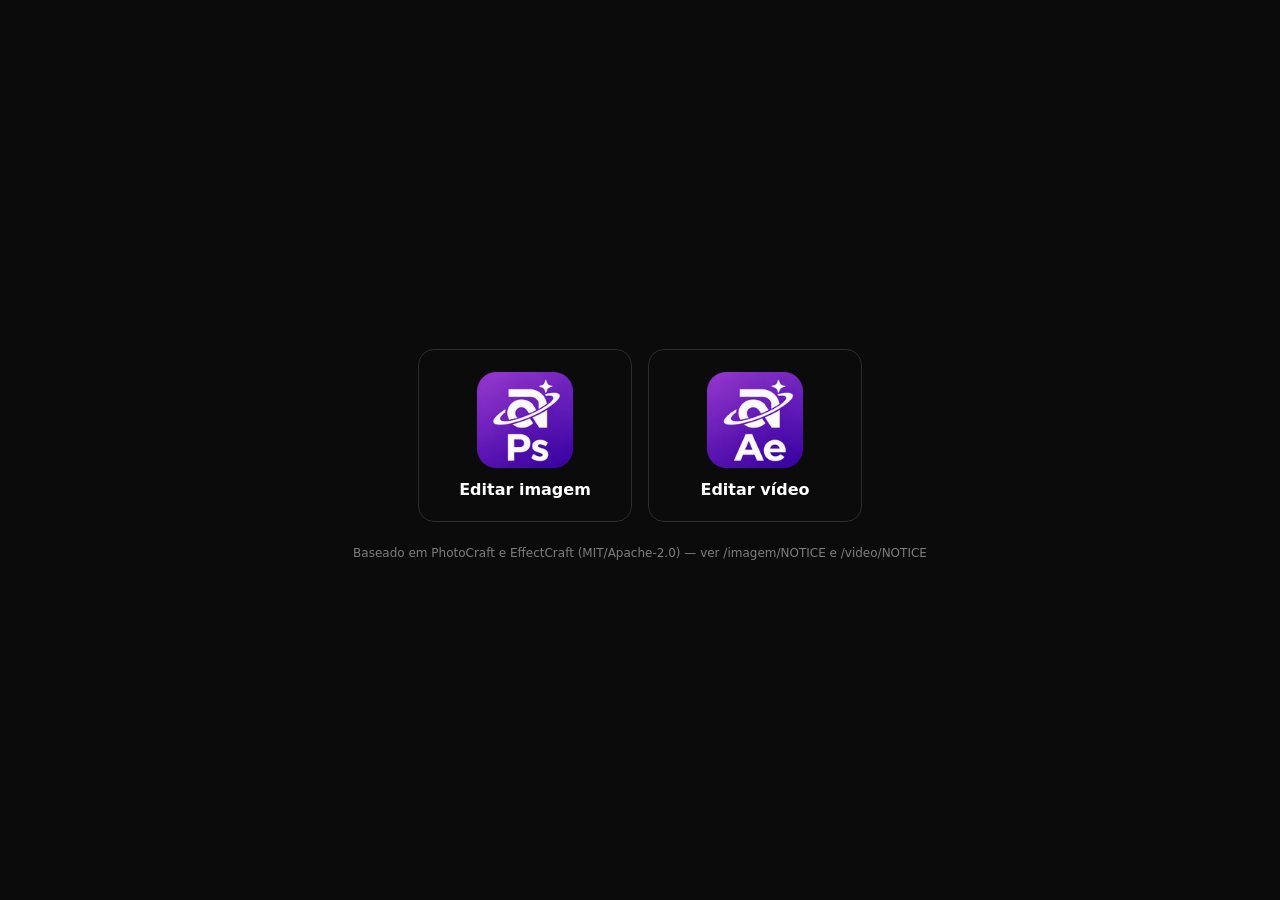
<file: index.html>
<!doctype html><html lang="pt-BR"><head><meta charset="utf-8"><meta name="viewport" content="width=device-width,initial-scale=1"><title>Arcano Layers</title>
<link rel="icon" href="icone-imagem.png" type="image/png">
<style>body{margin:0;min-height:100vh;display:grid;place-items:center;background:#0b0b0c;color:#eee;font-family:system-ui,sans-serif}.e{display:flex;gap:16px;flex-wrap:wrap;justify-content:center;padding:16px}a{display:flex;flex-direction:column;align-items:center;gap:12px;width:180px;padding:22px 16px;border:1px solid #2c2c33;border-radius:16px;color:#fff;text-decoration:none;font-weight:600}a:hover{border-color:#a855f7;background:#15111c}a img{width:96px;height:96px}p{text-align:center;font-size:12px;opacity:.5;margin:8px 16px}</style></head>
<body><div><div class="e"><a href="imagem/"><img src="icone-imagem.png" alt="">Editar imagem</a><a href="video/"><img src="icone-video.png" alt="">Editar vídeo</a></div><p>Baseado em PhotoCraft e EffectCraft (MIT/Apache-2.0) — ver /imagem/NOTICE e /video/NOTICE</p></div></body></html>
</file>
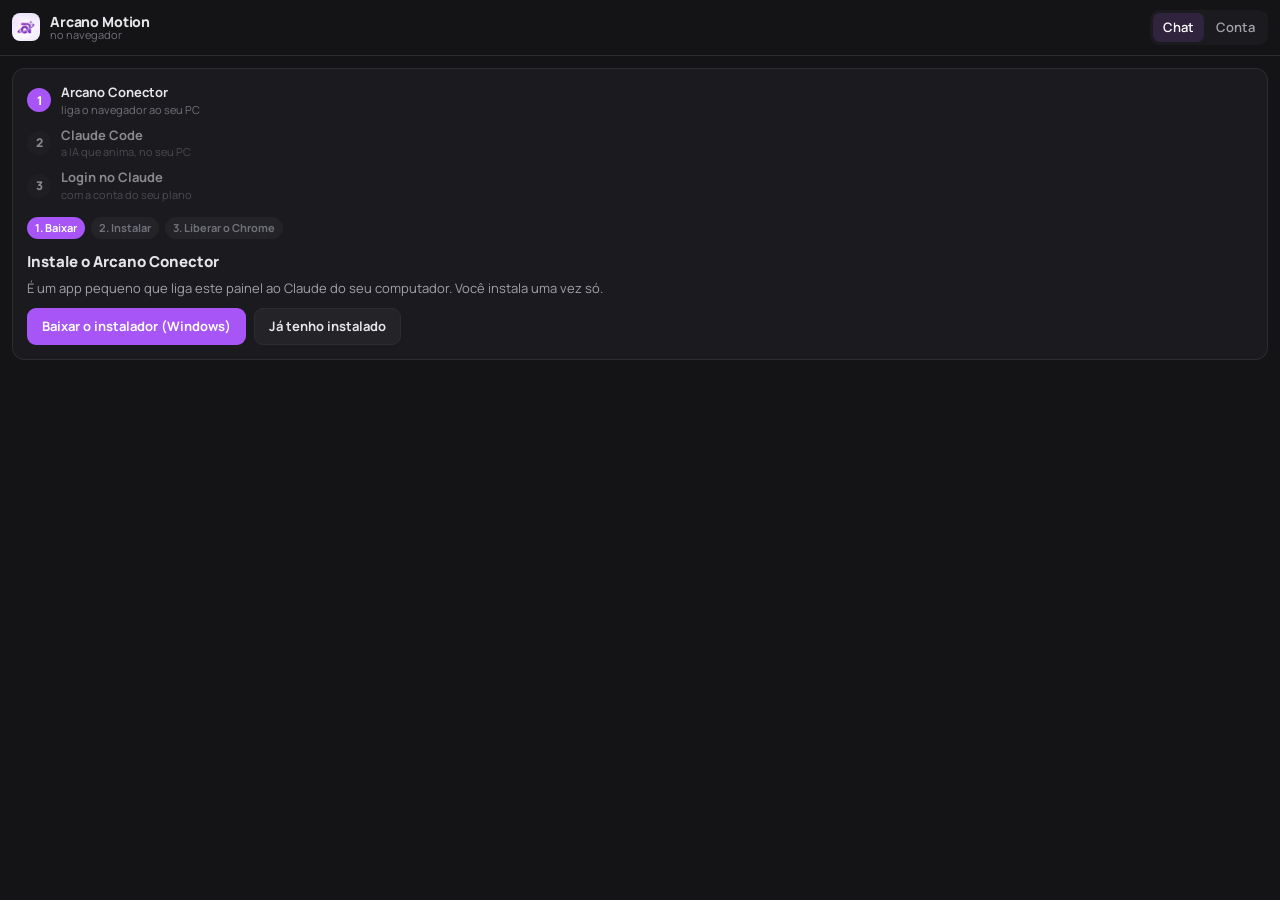
<file: painel/index.html>
<!doctype html>
<html lang="pt-BR">
<head>
  <meta charset="utf-8">
  <meta name="viewport" content="width=device-width, initial-scale=1">
  <title>Arcano Motion</title>
  <link rel="preconnect" href="https://fonts.googleapis.com">
  <link rel="preconnect" href="https://fonts.gstatic.com" crossorigin>
  <link href="https://fonts.googleapis.com/css2?family=Manrope:wght@400;500;600;700;800&display=swap" rel="stylesheet">
  <link rel="stylesheet" href="painel.css">
</head>
<body>
  <header class="topo">
    <img src="arcano-128.png" alt="" class="logo" onerror="this.style.display='none'">
    <div class="marca"><strong>Arcano Motion</strong><span>no navegador</span></div>
    <nav class="abas">
      <button data-aba="chat" class="ativa">Chat</button>
      <button data-aba="conta">Conta</button>
    </nav>
  </header>

  <!-- CONFIGURAR: aparece no lugar do chat enquanto falta conector, Claude Code ou login -->
  <section id="configurar" class="tela" hidden>
    <div class="cartao">
      <div class="passos">
        <div class="passo" data-passo="conector"><span class="bola">1</span><div><b>Arcano Conector</b><small>liga o navegador ao seu PC</small></div></div>
        <div class="passo" data-passo="claude"><span class="bola">2</span><div><b>Claude Code</b><small>a IA que anima, no seu PC</small></div></div>
        <div class="passo" data-passo="login"><span class="bola">3</span><div><b>Login no Claude</b><small>com a conta do seu plano</small></div></div>
      </div>
      <div id="configurar-corpo"></div>
    </div>
  </section>

  <!-- CHAT -->
  <section id="chat" class="tela" hidden>
    <div id="mensagens" class="mensagens"></div>
    <form id="form-chat" class="caixa">
      <textarea id="pedido" rows="3" placeholder="Peça uma animação, um efeito, um ajuste…"></textarea>
      <div class="linha">
        <select id="modelo" title="Modelo do Claude">
          <option value="opus">Opus (recomendado)</option>
          <option value="sonnet">Sonnet</option>
          <option value="haiku">Haiku (rápido)</option>
        </select>
        <button type="button" id="nova" class="sec" title="Começar uma conversa nova">Nova conversa</button>
        <button type="submit" id="enviar" class="pri">Enviar</button>
      </div>
    </form>
  </section>

  <!-- CONTA -->
  <section id="conta" class="tela" hidden>
    <div class="cartao" id="conta-corpo"></div>
  </section>

  <script src="painel.js"></script>
</body>
</html>
</file>
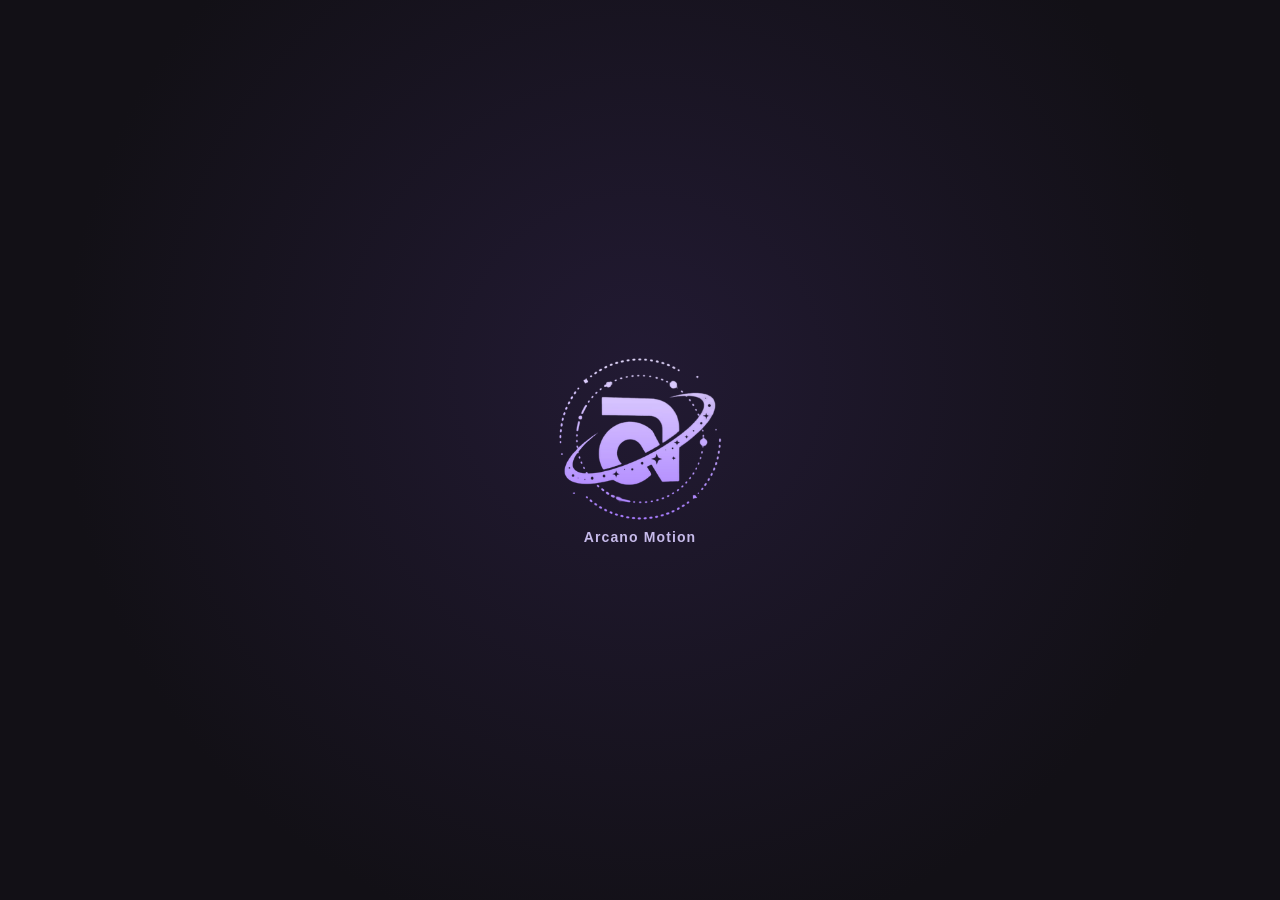
<file: plugin/index.html>
<!DOCTYPE html>
<html lang="pt-BR">
<head>
<meta charset="utf-8">
<title>Arcano Motion</title>
<link rel="stylesheet" href="css/app.css">
</head>
<body>
<!-- abertura: logo animada enquanto o painel carrega -->
<div class="splash" id="splash"><img src="img/logo-carregando.webp" alt=""><span class="splash-nome">Arcano Motion</span></div>
<!-- carregando: aparece quando um efeito está sendo aplicado no After -->
<div class="carregando" id="carregando" hidden><div class="carregando-caixa"><img src="img/logo-carregando.webp" alt=""><span class="carregando-txt" id="carregando-txt">Aplicando...</span></div></div>

<!-- ================= LICENÇA ================= -->
<section id="tela-licenca" class="tela tela-licenca" hidden>
  <div class="lic-caixa">
    <div class="lic-marca"><img class="lic-logo" src="img/marca-pilula.png" alt="" aria-hidden="true"><span class="lic-nome">Arcano Motion</span></div>
    <div class="lic-idiomas idiomas" data-no-tr role="group" aria-label="Idioma / Language / Idioma">
      <button class="idioma-op" type="button" data-idioma="pt">Português</button><button class="idioma-op" type="button" data-idioma="en">English</button><button class="idioma-op" type="button" data-idioma="es">Español</button>
    </div>
    <p class="lic-aviso" id="lic-aviso" role="status" hidden></p>
    <div id="lic-form">
      <p class="lic-sub">Entre com a sua conta do <b>ArcanoApp</b> (o mesmo e-mail e senha do site).</p>
      <label class="lic-rotulo" for="lic-email">E-mail</label>
      <input class="campo-solo lic-campo" id="lic-email" type="email" autocomplete="username" spellcheck="false" placeholder="seu@email.com">
      <label class="lic-rotulo" for="lic-senha">Senha</label>
      <div class="campo"><input id="lic-senha" type="password" autocomplete="current-password" placeholder="Sua senha do ArcanoApp"><button class="btn btn-campo" id="lic-ver-senha" type="button">Mostrar</button></div>
      <button class="btn btn-primario btn-grande lic-entrar" id="lic-entrar" type="button">Entrar</button>
      <div class="lic-links"><button class="link-inline" id="lic-esqueci" type="button">Esqueci minha senha</button><span>·</span><button class="link-inline" id="lic-criar" type="button">Criar conta</button><span>·</span><button class="link-inline" id="lic-suporte" type="button">Suporte</button></div>
      <p class="lic-dica">Entra no site com o Google? Use "Esqueci minha senha" para criar uma senha e entrar aqui.</p>
    </div>
    <div class="lic-outro" id="lic-outro" hidden>
      <div class="lic-outro-icone" aria-hidden="true"><svg viewBox="0 0 24 24" fill="none" stroke="currentColor" stroke-width="1.7" stroke-linecap="round" stroke-linejoin="round"><rect x="2" y="4" width="13" height="9" rx="1.5"/><path d="M6 16h5M8.5 13v3"/><rect class="a-pc2" x="13" y="10" width="9" height="7" rx="1.2"/><path class="a-pc2" d="M16 20h3M17.5 17v3"/></svg></div>
      <div class="lic-outro-titulo">Sua licença está ativa em outro computador</div>
      <p class="lic-outro-texto">Ela está em uso em <b id="lic-outro-pc"></b>. <span id="lic-outro-visto"></span> O Arcano Motion funciona em um computador por vez.</p>
      <button class="btn btn-primario btn-grande lic-entrar" id="lic-assumir" type="button">Desconectar o outro e usar aqui</button>
      <button class="btn lic-entrar" id="lic-cancelar" type="button">Sair desta conta</button>
    </div>
    <div id="lic-cadastro" hidden>
      <p class="lic-sub">Crie sua conta do <b>ArcanoApp</b>. É com ela que você entra no plugin e no site.</p>
      <label class="lic-rotulo" for="lic-cad-nome">Nome completo</label>
      <input class="campo-solo lic-campo" id="lic-cad-nome" type="text" autocomplete="name" maxlength="120" placeholder="Seu nome">
      <label class="lic-rotulo" for="lic-cad-email">E-mail</label>
      <input class="campo-solo lic-campo" id="lic-cad-email" type="email" autocomplete="email" spellcheck="false" placeholder="seu@email.com">
      <label class="lic-rotulo" for="lic-cad-senha">Senha</label>
      <div class="campo"><input id="lic-cad-senha" type="password" autocomplete="new-password" placeholder="No mínimo 6 caracteres"><button class="btn btn-campo" id="lic-cad-ver" type="button">Mostrar</button></div>
      <button class="btn btn-primario btn-grande lic-entrar" id="lic-cad-criar" type="button">Criar conta</button>
      <div class="lic-links"><button class="link-inline" id="lic-cad-voltar" type="button">Já tenho conta</button><span>·</span><button class="link-inline" id="lic-cad-suporte" type="button">Suporte</button></div>
    </div>
    <div class="lic-outro" id="lic-confirmar" hidden>
      <div class="lic-outro-icone" aria-hidden="true"><svg viewBox="0 0 24 24" fill="none" stroke="currentColor" stroke-width="1.7" stroke-linecap="round" stroke-linejoin="round"><rect x="3" y="5" width="18" height="14" rx="2"/><path d="m3.5 6.5 8.5 6.5 8.5-6.5"/><circle class="a-pc2" cx="19" cy="6" r="2.4" fill="currentColor" stroke="none"/></svg></div>
      <div class="lic-outro-titulo">Confirme seu e-mail</div>
      <p class="lic-outro-texto">Mandamos um link para <b id="lic-conf-email"></b>. Abra o e-mail (veja também a caixa de spam), clique no link e volte aqui.</p>
      <button class="btn btn-primario btn-grande lic-entrar" id="lic-conf-entrar" type="button">Já confirmei, entrar</button>
      <button class="btn lic-entrar" id="lic-conf-reenviar" type="button">Reenviar o e-mail</button>
      <div class="lic-links"><button class="link-inline" id="lic-conf-voltar" type="button">Voltar</button><span>·</span><button class="link-inline" id="lic-conf-suporte" type="button">Suporte</button></div>
    </div>
    <div class="lic-outro" id="lic-semlic" hidden>
      <div class="lic-acesso-titulo" id="lic-acesso-titulo" hidden>Escolha como liberar o Arcano Motion</div>
      <div class="lic-parcela" id="lic-parcela" hidden>
        <div class="lic-parcela-txt" id="lic-parcela-txt">Pagar parcela</div>
        <p class="lic-op-texto">Pague a parcela no Pix para liberar de novo. O plugin libera sozinho assim que o Pix cair.</p>
        <button class="btn btn-primario btn-grande lic-entrar" id="lic-parcela-pagar" type="button">Pagar parcela no Pix</button>
      </div>
      <div class="lic-opcao" id="lic-op-mensal" hidden>
        <div class="ia-seg lic-planos" role="tablist" aria-label="Plano">
          <button class="ia-seg-op" type="button" role="tab" data-plano="mensal"><span>Plugin</span></button>
          <button class="ia-seg-op ativo" type="button" role="tab" data-plano="completo"><span>Completo</span><small>+ artes</small></button>
        </div>
        <div class="lic-op-cab"><span class="lic-op-nome" id="lic-mensal-nome">Plano Completo</span><span class="lic-op-preco"><b id="lic-mensal-preco"></b><small>/mês</small></span></div>
        <p class="lic-op-texto" id="lic-mensal-texto">O plugin + mais de 600 artes editáveis (PSD e Canva), sem fidelidade. Cancele quando quiser.</p>
        <p class="lic-op-bonus" id="lic-mensal-cred" hidden></p>
        <div class="lic-op-botoes" id="lic-mensal-br">
          <button class="btn btn-primario lic-entrar" id="lic-mensal-pix" type="button">Pagar com Pix</button>
          <button class="btn lic-entrar" id="lic-mensal-cartao" type="button">Assinar no cartão (renova sozinho)</button>
        </div>
        <div class="lic-op-botoes" id="lic-mensal-intl" hidden>
          <button class="btn btn-primario lic-entrar" id="lic-mensal-stripe" type="button">Assinar com cartão internacional</button>
          <p class="lic-op-nota">Cobrado em reais. O banco do seu cartão converte para a sua moeda.</p>
        </div>
        <button class="link-inline lic-op-trocar" id="lic-mensal-trocar" type="button">Está fora do Brasil? Pagar com cartão internacional</button>
      </div>
      <div class="lic-op-ou" id="lic-op-ou" hidden><span>ou</span></div>
      <div class="lic-opcao lic-op-anual" id="lic-op-anual" hidden>
        <div class="lic-op-cab"><span class="lic-op-nome">Plano Anual <span class="lic-op-selo" id="lic-anual-selo" hidden></span></span><span class="lic-op-preco"><b id="lic-anual-preco"></b><small>/ano</small></span></div>
        <p class="lic-op-texto">Tudo do Plano Completo (o plugin + mais de 600 artes editáveis) por 1 ano, num pagamento só. Não renova sozinho.</p>
        <p class="lic-op-nota" id="lic-anual-mes" hidden></p>
        <div class="lic-op-botoes" id="lic-anual-br">
          <button class="btn btn-primario lic-entrar" id="lic-anual-pagar" type="button">Pagar o anual (Pix ou cartão em até 12x)</button>
        </div>
        <div class="lic-op-botoes" id="lic-anual-intl" hidden>
          <button class="btn btn-primario lic-entrar" id="lic-anual-stripe" type="button">Pagar o anual com cartão internacional</button>
        </div>
      </div>
      <button class="btn lic-entrar" id="lic-ja-comprei" type="button">Já paguei, verificar de novo</button>
      <div class="lic-links"><button class="link-inline" id="lic-outra-conta" type="button">Entrar com outra conta</button><span>·</span><button class="link-inline" id="lic-semlic-suporte" type="button">Suporte no WhatsApp</button></div>
    </div>
  </div>
</section>

<!-- ================= SETUP: CODEX ================= -->
<section id="tela-codex" class="tela" hidden>
  <header class="marca"><span class="marca-simbolo" aria-hidden="true"></span><span class="marca-nome">Arcano Motion</span></header>
  <h1>Conectar o Codex (ChatGPT)</h1>
  <p class="lead">O Arcano Motion conversa com o Codex instalado no seu computador, usando o seu plano do ChatGPT. Clique no botão do passo 2: o plugin instala, abre o login e testa sozinho. Cada bolinha fica verde quando estiver certo.</p>
  <ol class="passos">
    <li class="passo"><span class="passo-num">1</span><div class="passo-corpo">
      <h2>Node.js</h2>
      <p>O Codex precisa do Node.js. Se não tiver, o botão do passo 2 instala junto.</p>
      <div class="status" id="st-cx-node"><span class="lampada" data-estado="vazio"></span><span class="status-texto">Ainda não verificado</span></div>
      <div class="acoes"><button class="btn btn-mini" id="btn-cx-node" type="button">Site do Node.js</button></div>
    </div></li>
    <li class="passo"><span class="passo-num">2</span><div class="passo-corpo">
      <h2>Codex instalado</h2>
      <div class="status" id="st-cx-instalado"><span class="lampada" data-estado="vazio"></span><span class="status-texto">Ainda não verificado</span></div>
      <div id="cx-ajuda-instalar" hidden>
        <p>Clique em <b>Instalar Codex</b>. Abre uma janela preta que instala o Node.js (se faltar) e o Codex oficial da OpenAI. Quando terminar, o plugin abre o login sozinho.</p>
        <div class="acoes"><button class="btn btn-primario" id="btn-cx-instalar" type="button">Instalar Codex</button><button class="btn" id="btn-cx-copiar" type="button">Copiar comando</button></div>
        <p class="nota">Para fazer à mão: abra o PowerShell e rode <code>npm install -g @openai/codex</code></p>
      </div>
    </div></li>
    <li class="passo"><span class="passo-num">3</span><div class="passo-corpo">
      <h2>Login na sua conta do ChatGPT</h2>
      <div class="status" id="st-cx-login"><span class="lampada" data-estado="vazio"></span><span class="status-texto">Aguardando o passo 2</span></div>
      <div id="cx-ajuda-login" hidden>
        <p>Clique em <b>Fazer login</b>. Abre uma janela preta e depois o navegador: entre com a sua conta do ChatGPT (precisa de um plano que inclua o Codex) e autorize. Depois feche a janela preta.</p>
        <div class="acoes"><button class="btn btn-primario" id="btn-cx-login" type="button">Fazer login</button></div>
      </div>
    </div></li>
    <li class="passo passo-final"><span class="passo-num">4</span><div class="passo-corpo">
      <h2>Teste com o After</h2>
      <p>O Codex vai ler o seu projeto aberto para provar que está tudo ligado. Gasta um pouquinho do limite do seu plano.</p>
      <div class="status" id="st-cx-teste"><span class="lampada" data-estado="vazio"></span><span class="status-texto">Aguardando os passos anteriores</span></div>
      <div class="acoes"><button class="btn btn-primario" id="btn-cx-testar" type="button" disabled>Testar agora</button></div>
    </div></li>
  </ol>
  <div class="rodape-acoes">
    <button id="btn-cx-continuar" class="btn btn-primario btn-grande" type="button" disabled>Começar</button>
    <button id="btn-cx-verificar" class="btn" type="button">Verificar de novo</button>
    <button id="btn-cx-voltar" class="btn" type="button">Voltar</button>
  </div>
  <p class="nota" id="cx-caminho"></p>
  <p class="nota">O Arcano Motion adiciona a conexão "arcano_motion" no arquivo de configuração do Codex (config.toml) e a desliga quando o painel fecha.</p>
</section>

<!-- ================= VERSÃO DO CLAUDE CODE ================= -->
<section id="tela-versao" class="tela" hidden>
  <header class="marca"><span class="marca-simbolo" aria-hidden="true"></span><span class="marca-nome">Arcano Motion</span></header>
  <h1 id="versao-titulo">Conferindo o Claude Code</h1>
  <p class="lead" id="versao-lead"></p>
  <div class="status" id="st-versao"><span class="lampada" data-estado="verificando"></span><span class="status-texto">Conferindo se você está na versão mais nova...</span></div>
  <div class="rodape-acoes" id="versao-acoes" hidden>
    <button class="btn btn-primario btn-grande" id="btn-atualizar-cc" type="button">Atualizar agora</button>
    <button class="btn" id="btn-versao-pular" type="button" hidden>Usar mesmo assim</button>
  </div>
</section>

<!-- ================= SETUP: ASSINATURA (CLAUDE CODE) ================= -->
<section id="tela-assinatura" class="tela" hidden>
  <header class="marca"><span class="marca-simbolo" aria-hidden="true"></span><span class="marca-nome">Arcano Motion</span></header>
  <h1>Conectar sua assinatura</h1>
  <p class="lead">O Arcano Motion conversa com o Claude pelo Claude Code instalado no seu computador. Clique no botão do passo 1: o plugin instala, abre o login e testa sozinho. Cada bolinha fica verde quando estiver certo. Precisa de uma assinatura Claude Pro, Max ou Team.</p>

  <ol class="passos">
    <li class="passo">
      <span class="passo-num">1</span>
      <div class="passo-corpo">
        <h2>Claude Code instalado</h2>
        <div class="status" id="st-instalado"><span class="lampada" data-estado="vazio"></span><span class="status-texto">Ainda não verificado</span></div>
        <div id="ajuda-instalar" hidden>
          <p>Clique em <b>Instalar Claude Code</b>. Abre uma janela preta com o instalador oficial da Anthropic (não precisa ser administrador). Quando terminar, o plugin abre o login sozinho.</p>
          <div class="acoes">
            <button class="btn btn-primario" id="btn-instalar-cc" type="button">Instalar Claude Code</button>
            <button class="btn" id="btn-copiar-cmd" type="button">Copiar comando</button>
          </div>
          <p class="nota">Para fazer à mão: abra o PowerShell e cole <code id="cmd-instalar">irm https://claude.ai/install.ps1 | iex</code></p>
        </div>
      </div>
    </li>
    <li class="passo">
      <span class="passo-num">2</span>
      <div class="passo-corpo">
        <h2>Login na sua conta Claude</h2>
        <div class="status" id="st-login"><span class="lampada" data-estado="vazio"></span><span class="status-texto">Aguardando o passo 1</span></div>
        <div id="ajuda-login" hidden>
          <p>Clique em <b>Fazer login</b>. Abre uma janela preta e depois o navegador. Entre com a <b>mesma conta do seu plano Pro ou Max</b> e autorize. Quando confirmar, feche a janela preta e volte aqui.</p>
          <div class="acoes"><button class="btn btn-primario" id="btn-login-cc" type="button">Fazer login</button></div>
        </div>
        <div class="acoes" id="trocar-conta-cc" hidden><button class="btn btn-mini" id="btn-trocar-conta-cc" type="button">Entrar com outra conta do Claude</button>
        </div>
      </div>
    </li>
    <li class="passo passo-final">
      <span class="passo-num">3</span>
      <div class="passo-corpo">
        <h2>Teste com o After</h2>
        <p>O Claude vai ler o seu projeto aberto para provar que está tudo ligado. Gasta um pouquinho do limite do seu plano.</p>
        <div class="status" id="st-teste"><span class="lampada" data-estado="vazio"></span><span class="status-texto">Aguardando os passos 1 e 2</span></div>
        <div class="acoes"><button class="btn btn-primario" id="btn-testar-cc" type="button" disabled>Testar agora</button></div>
      </div>
    </li>
  </ol>

  <div class="rodape-acoes">
    <button id="btn-continuar-cc" class="btn btn-primario btn-grande" type="button" disabled>Começar</button>
    <button id="btn-verificar-cc" class="btn" type="button">Verificar de novo</button>
    <button class="btn" data-ir="tela-modo" type="button">Voltar</button>
  </div>
  <p class="nota" id="cc-caminho"></p>
</section>

<!-- ================= SETUP: CHAVE DE API ================= -->
<section id="tela-api" class="tela" hidden>
  <header class="marca"><span class="marca-simbolo" aria-hidden="true"></span><span class="marca-nome">Arcano Motion</span></header>
  <h1>Conecte sua chave de API</h1>
  <p class="lead">Leva uns 3 minutos e é feito uma vez só.</p>
  <ol class="passos">
    <li class="passo"><span class="passo-num">1</span><div class="passo-corpo">
      <h2>Crie sua conta</h2>
      <p>Entre no Console da Anthropic com seu e-mail ou conta Google. É diferente do site do Claude (claude.ai).</p>
      <button class="btn btn-link" data-link="https://platform.claude.com/" type="button">Abrir Console</button>
    </div></li>
    <li class="passo"><span class="passo-num">2</span><div class="passo-corpo">
      <h2>Adicione créditos</h2>
      <p>Na página <b>Billing</b>, clique em <b>Buy credits</b>. Você paga só o que usar.</p>
      <button class="btn btn-link" data-link="https://platform.claude.com/settings/billing" type="button">Abrir Billing</button>
    </div></li>
    <li class="passo"><span class="passo-num">3</span><div class="passo-corpo">
      <h2>Crie a chave</h2>
      <p>Na página <b>API Keys</b>, clique em <b>Create Key</b>, dê o nome <i>Arcano Motion</i> e copie. Ela começa com <code>sk-ant-</code> e só aparece uma vez.</p>
      <button class="btn btn-link" data-link="https://platform.claude.com/settings/keys" type="button">Abrir API Keys</button>
    </div></li>
    <li class="passo passo-final"><span class="passo-num">4</span><div class="passo-corpo">
      <h2>Cole a chave aqui</h2>
      <div class="campo">
        <input id="campo-chave" type="password" autocomplete="off" spellcheck="false" placeholder="sk-ant-..." aria-label="Chave de API da Anthropic">
        <button id="btn-mostrar" class="btn btn-campo" type="button">Mostrar</button>
      </div>
      <div class="acoes">
        <button id="btn-colar" class="btn" type="button">Colar</button>
        <button id="btn-verificar" class="btn btn-primario" type="button">Verificar chave</button>
      </div>
      <div class="status" id="status-chave" role="status" aria-live="polite"><span class="lampada" data-estado="vazio"></span><span class="status-texto">Nenhuma chave verificada ainda</span></div>
    </div></li>
  </ol>
  <div class="rodape-acoes">
    <button id="btn-continuar" class="btn btn-primario btn-grande" type="button" disabled>Começar</button>
    <button class="btn" data-ir="tela-modo" type="button">Voltar</button>
  </div>
  <p class="nota">Sua chave fica salva só neste computador e só é enviada para a Anthropic.</p>
</section>

<!-- ================= CHAT ================= -->
<section id="tela-chat" class="tela tela-chat" hidden>
  <header class="topo-chat">
    <div class="topo-linha">
      <span class="marca-simbolo" aria-hidden="true"></span>
      <div class="topo-titulo"><span class="aba-titulo" id="aba-titulo">Chat IA</span><span class="aba-desc" id="aba-desc"></span></div>
      <button class="btn-plus-topo" id="btn-plus" type="button" hidden aria-label="Arcano+"><svg class="ic-plus" viewBox="0 0 24 24" aria-hidden="true"><defs><linearGradient id="grad-plus-topo" x1="0" y1="0" x2="1" y2="1"><stop offset="0" stop-color="#b9a0ff"/><stop offset=".55" stop-color="#9d7cff"/><stop offset="1" stop-color="#ff5cc8"/></linearGradient></defs><rect x="1" y="1" width="22" height="22" rx="7" fill="url(#grad-plus-topo)"/><path d="M6.4 17.6 10.7 6.6h1.9l4.3 11" fill="none" stroke="#fff" stroke-width="2.3" stroke-linecap="round" stroke-linejoin="round"/><path d="M8.4 13.7h6.5" stroke="#fff" stroke-width="2" stroke-linecap="round"/><path d="M18.6 3.6v3.8M16.7 5.5h3.8" stroke="#fff" stroke-width="1.7" stroke-linecap="round"/></svg></button>
      <button class="chip-creditos" id="chip-creditos" type="button" hidden><span class="chip-ic" aria-hidden="true">&#9670;</span><span class="creditos-valor">—</span><span class="chip-mais" aria-hidden="true">+</span></button>
      <span class="motor-topo" id="motor-topo"></span>
      <span class="conexao" id="status-topo" role="status" title="Verificando..."><span class="lampada" data-estado="verificando"></span><span class="status-texto so-leitor">Verificando...</span></span>
      <div class="menu">
        <button class="btn-menu" id="btn-menu" type="button" aria-haspopup="true" aria-expanded="false" aria-label="Menu" title="Menu">&#8943;</button>
        <div class="menu-lista" id="menu-lista" role="menu" hidden>
          <button class="menu-item" id="btn-nova" type="button" role="menuitem">Nova conversa</button>
          <button class="menu-item" id="btn-config" type="button" role="menuitem">Ajustes</button>
          <button class="menu-item" id="btn-suporte" type="button" role="menuitem">Suporte (WhatsApp)</button>
          <button class="menu-item" id="btn-termos" type="button" role="menuitem">Termos e privacidade</button>
        </div>
      </div>
    </div>
    <div class="abas-caixa" id="abas-caixa">
      <button class="abas-seta esq" id="abas-esq" type="button" aria-label="Ver abas anteriores" hidden><svg viewBox="0 0 24 24" aria-hidden="true"><path d="m15 5-7 7 7 7"/></svg></button>
      <nav class="abas" role="tablist" id="abas" aria-label="Ferramentas do Arcano Motion"></nav>
      <button class="abas-seta dir" id="abas-dir" type="button" aria-label="Ver mais abas" hidden><svg viewBox="0 0 24 24" aria-hidden="true"><path d="m9 5 7 7-7 7"/></svg></button>
    </div>
    <!-- sub-abas do Parallax: Parallax, Pontos de foco e FX Câmera 3D -->
    <nav class="sub-abas" id="sub-abas" role="tablist" aria-label="Parallax e câmera" hidden></nav>
  </header>

  <!-- aba Chat sem IA configurada: escolhe a IA aqui; as outras abas funcionam normal -->
  <div class="chat-config" id="chat-config" hidden>
    <h1>Configure a IA do chat</h1>
    <p class="lead">Para usar o chat de IA, conecte o seu Claude ou o seu ChatGPT. É o jeito certo de usar: a conversa roda no seu plano e não gasta créditos do ArcanoApp.</p>

    <button class="opcao opcao-motor opcao-recomendada" data-motor="claude" type="button">
      <span class="motor-ic motor-ic-claude" aria-hidden="true"><svg viewBox="0 0 24 24" fill="none" stroke="currentColor" stroke-width="1.7" stroke-linecap="round"><path d="M12 3v18M3 12h18M5.6 5.6l12.8 12.8M18.4 5.6 5.6 18.4"/></svg></span>
      <span class="opcao-corpo"><span class="opcao-titulo">Claude <span class="selo-recomendado">RECOMENDADO</span> <span class="motor-selo"></span></span>
      <span class="opcao-texto">A IA que mais capricha nas animações. Usa a sua assinatura Claude (Pro, Max ou Team; o plano grátis não inclui) pelo Claude Code. A gente instala e conecta pra você em poucos cliques.</span></span>
    </button>
    <button class="opcao opcao-motor" data-motor="codex" type="button">
      <span class="motor-ic motor-ic-codex" aria-hidden="true"><svg viewBox="0 0 24 24" fill="none" stroke="currentColor" stroke-width="1.7" stroke-linecap="round" stroke-linejoin="round"><path d="m8 8-4 4 4 4M16 8l4 4-4 4M13.5 5l-3 14"/></svg></span>
      <span class="opcao-corpo"><span class="opcao-titulo">Codex (ChatGPT) <span class="motor-selo"></span></span>
      <span class="opcao-texto">Usa o seu plano do ChatGPT pelo Codex da OpenAI. A gente instala e conecta pra você em poucos cliques.</span></span>
    </button>
    <div class="ia-nativa-bloco">
      <span class="ia-nativa-pergunta">Não tem Claude nem ChatGPT?</span>
      <button class="btn btn-mini ia-nativa-btn" data-motor="arcano" type="button">Usar a IA nativa (gasta créditos)</button>
    </div>
    <div class="chat-config-voltar" id="chat-config-voltar" hidden><button class="link-inline" id="btn-config-voltar" type="button">Voltar para o chat</button></div>
  </div>

  <div class="mensagens" id="mensagens">
    <div class="vazio" id="chat-vazio">
      <p class="vazio-titulo">O que vamos animar?</p>
      <p>Clique num exemplo ou escreva o seu:</p>
      <button class="sugestao sugestao-destaque" type="button" data-preset="propor">Analisa toda a comp e as precomps e me propõe uma animação de 15s em beats para eu aprovar</button>
      <button class="sugestao" type="button">O que tem nessa comp?</button>
      <button class="sugestao" type="button">Pega a layer selecionada e faz ela balançar como se estivesse pendurada numa corrente, bem realista</button>
      <button class="sugestao" type="button">Cria uma comp 1080x1920 com o texto PROMOÇÃO entrando de baixo com um quique</button>
    </div>
  </div>

  <div class="painel-presets painel-aba" id="painel-presets" hidden>
    <div class="pp-biblio">
      <nav class="pp-pastas" id="pp-pastas" aria-label="Categorias de presets"></nav>
      <div class="pp-conteudo">
        <div class="pp-topo" id="pp-topo"></div>
        <div class="grade-presets" id="grade-presets"></div>
      </div>
    </div>
  </div>

  <!-- Monte sua animação (sub-aba de Presets): montado em app.js -->
  <div class="painel-montar painel-aba" id="painel-montar" hidden></div>

  <div class="painel-ia painel-aba" id="painel-ia" hidden>
    <div class="ia-conexao" id="ia-conexao">
      <span class="lampada" data-estado="vazio"></span>
      <span class="ia-conexao-txt" id="ia-conexao-txt">Conta ArcanoApp</span>
      <span class="ia-saldo"><b class="creditos-valor">—</b> créditos</span>
      <button class="btn btn-mini" id="ia-btn-comprar" type="button">Comprar créditos</button>
    </div>

    <div class="ia-passo"><span class="ia-num">1</span><span class="ia-passo-titulo">Qual imagem animar?</span></div>
    <div class="ia-origem ia-cartoes" role="radiogroup" aria-label="Imagem de origem">
      <label><input type="radio" name="ia-origem" value="camada" checked><span>Camada selecionada</span></label>
      <label><input type="radio" name="ia-origem" value="frame"><span>Frame da comp</span></label>
    </div>
    <div class="ia-selecao" id="ia-selecao"><span class="lampada" data-estado="verificando"></span><span id="ia-selecao-txt">Clique numa camada de imagem na timeline</span></div>

    <div class="ia-passo"><span class="ia-num">2</span><label class="ia-passo-titulo" for="ia-prompt">O que acontece no vídeo?</label></div>
    <textarea id="ia-prompt" class="ia-texto" rows="4" placeholder="Ex.: a câmera se aproxima devagar e o cabelo dela balança com o vento."></textarea>

    <div class="ia-passo"><span class="ia-num">3</span><span class="ia-passo-titulo">Duração e qualidade</span></div>
    <div class="ia-ajuste">
      <div class="ia-ajuste-topo"><span>Duração</span></div>
      <div class="ia-dur"><input type="range" id="ia-duracao-slider" min="1" max="15" step="1" value="6" aria-label="Duração"><b id="ia-duracao-valor">6 s</b></div>
      <select id="ia-duracao" hidden></select>
    </div>
    <div class="ia-ajuste">
      <div class="ia-ajuste-topo"><span>Qualidade</span></div>
      <select id="ia-resolucao" data-segmentar="1"><option value="480p" data-dica="mais barato">480p</option><option value="720p" selected>720p</option><option value="1080p" data-dica="melhor">1080p</option></select>
    </div>

    <div class="ia-final">
      <p class="ia-custo" id="ia-custo"></p>
      <button class="btn btn-primario ia-gerar" id="ia-btn-gerar" type="button">Gerar vídeo</button>
    </div>

    <h2 class="secao" id="ia-titulo-lista" hidden>Gerações</h2>
    <p class="nota" id="ia-nota-prazo" hidden></p>
    <div class="ia-lista" id="ia-lista"></div>
  </div>
  <div class="painel-ia painel-img painel-aba" id="painel-img" hidden>
    <div class="ia-passo"><span class="ia-num">1</span><span class="ia-passo-titulo">O que você quer fazer?</span></div>
    <div class="ia-origem ia-cartoes" role="radiogroup" aria-label="O que fazer">
      <label><input type="radio" name="img-modo" value="editar" checked><span>Editar a camada</span></label>
      <label><input type="radio" name="img-modo" value="nova"><span>Criar do zero</span></label>
    </div>
    <div class="ia-selecao" id="img-selecao"><span class="lampada" data-estado="verificando"></span><span id="img-selecao-txt">Clique numa camada de imagem na timeline</span></div>

    <div class="ia-passo"><span class="ia-num">2</span><label class="ia-passo-titulo" for="img-prompt" id="img-rotulo-prompt">O que mudar na imagem</label></div>
    <textarea id="img-prompt" class="ia-texto" rows="4" maxlength="20000" placeholder="Ex.: troque o fundo por um palco com luzes roxas, mantenha a pessoa igual."></textarea>

    <div class="img-refs">
      <label class="img-refs-add" for="img-arquivos" id="img-btn-refs"><span aria-hidden="true">+</span> Adicionar imagens de referência <span class="img-refs-cont" id="img-refs-cont"></span></label>
      <input type="file" id="img-arquivos" accept="image/png,image/jpeg,image/webp" multiple hidden>
      <div class="img-refs-lista" id="img-refs-lista"></div>
      <p class="nota" id="img-refs-nota" hidden></p>
    </div>

    <div class="ia-passo"><span class="ia-num">3</span><span class="ia-passo-titulo">Formato</span></div>
    <div class="ia-ajuste">
      <div class="ia-ajuste-topo"><span>Qualidade</span></div>
      <select id="img-resolucao" data-segmentar="1"><option value="1K" selected>1K</option><option value="2K">2K</option><option value="4K">4K</option></select>
    </div>
    <div class="ia-ajuste">
      <div class="ia-ajuste-topo"><span>Proporção</span></div>
      <select id="img-proporcao" data-segmentar="5"><option value="auto" selected>Auto</option><option value="1:1">1:1</option><option value="16:9">16:9</option><option value="9:16">9:16</option><option value="4:5">4:5</option><option value="3:2">3:2</option><option value="4:3">4:3</option><option value="3:4">3:4</option><option value="2:3">2:3</option><option value="21:9">21:9</option><option value="9:21">9:21</option><option value="5:4">5:4</option><option value="2:1">2:1</option><option value="1:2">1:2</option></select>
    </div>
    <div class="ia-ajuste">
      <div class="ia-ajuste-topo"><span>Fundo</span></div>
      <select id="img-fundo" data-segmentar="1"><option value="auto" selected>Auto</option><option value="transparent">Transparente</option><option value="opaque">Opaco</option></select>
    </div>
    <p class="nota ia-aviso" id="img-aviso" hidden></p>

    <div class="ia-final">
      <p class="ia-custo" id="img-custo"></p>
      <button class="btn btn-primario ia-gerar" id="img-btn-gerar" type="button">Gerar imagem</button>
    </div>

    <h2 class="secao" id="img-titulo-lista" hidden>Imagens geradas</h2>
    <p class="nota" id="img-nota-prazo" hidden></p>
    <div class="ia-lista ia-lista-img" id="img-lista"></div>
  </div>


  <!-- Arcano Design: separar uma imagem em camadas editáveis (o mesmo motor do Arcano Layers) -->
  <div class="painel-ia painel-camadas painel-aba" id="painel-camadas" hidden>
    <div class="rh-topo"><button class="btn btn-mini" type="button" id="sep-voltar">&#8592; Ferramentas</button></div>
    <div class="sep-cabeca">
      <span class="sep-cabeca-ic" aria-hidden="true"><svg viewBox="0 0 24 24"><path d="M12 3l9 4.5-9 4.5-9-4.5z"/><path d="M3 12l9 4.5 9-4.5"/><path d="M3 16.5l9 4.5 9-4.5"/></svg></span>
      <div><b>Separar em camadas</b><small>A IA separa a imagem em camadas editáveis, com nome, no mesmo documento.</small></div>
    </div>
    <div class="sep-palco" id="sep-palco">
      <div class="sep-previa" id="sep-previa" hidden><img id="sep-previa-img" alt=""></div>
      <div class="sep-vazio" id="sep-vazio"><div class="sep-pilha" aria-hidden="true"><i></i><i></i><i></i></div><span>Clique numa camada de imagem no painel Camadas do Photoshop</span></div>
      <div class="ia-selecao sep-selecao" id="sep-selecao"><span class="lampada" data-estado="verificando"></span><span id="sep-selecao-txt">Clique numa camada de imagem no painel Camadas</span></div>
    </div>

    <ol class="sep-passos" id="sep-passos">
      <li><b>1</b><span id="sep-p1">Escolha a imagem</span></li>
      <li><b>2</b><span id="sep-p2">A IA separa cada elemento</span></li>
      <li><b>3</b><span id="sep-p3">Camadas com nome, no lugar</span></li>
    </ol>

    <div class="sep-final">
      <button class="btn btn-primario ia-gerar sep-gerar" id="sep-btn" type="button"><span class="sep-btn-txt">Separar em camadas</span><span class="sep-btn-cred" id="sep-btn-cred"></span></button>
      <p class="ia-custo" id="sep-custo"></p>
    </div>

    <button class="sep-config-btn" id="sep-config-btn" type="button" aria-expanded="false" aria-controls="sep-config"><svg viewBox="0 0 24 24" aria-hidden="true"><circle cx="12" cy="12" r="3"/><path d="M19.4 15a1.7 1.7 0 0 0 .3 1.8l.1.1a2 2 0 1 1-2.8 2.8l-.1-.1a1.7 1.7 0 0 0-1.8-.3 1.7 1.7 0 0 0-1 1.5V21a2 2 0 1 1-4 0v-.1a1.7 1.7 0 0 0-1.1-1.5 1.7 1.7 0 0 0-1.8.3l-.1.1a2 2 0 1 1-2.8-2.8l.1-.1a1.7 1.7 0 0 0 .3-1.8 1.7 1.7 0 0 0-1.5-1H3a2 2 0 1 1 0-4h.1a1.7 1.7 0 0 0 1.5-1.1 1.7 1.7 0 0 0-.3-1.8l-.1-.1a2 2 0 1 1 2.8-2.8l.1.1a1.7 1.7 0 0 0 1.8.3H9a1.7 1.7 0 0 0 1-1.5V3a2 2 0 1 1 4 0v.1a1.7 1.7 0 0 0 1 1.5 1.7 1.7 0 0 0 1.8-.3l.1-.1a2 2 0 1 1 2.8 2.8l-.1.1a1.7 1.7 0 0 0-.3 1.8V9a1.7 1.7 0 0 0 1.5 1H21a2 2 0 1 1 0 4h-.1a1.7 1.7 0 0 0-1.5 1z"/></svg><span>Configurações avançadas</span><span class="sep-config-seta" aria-hidden="true">&#9662;</span></button>
    <div class="sep-config" id="sep-config" hidden>
      <label class="sep-rot" for="sep-pedido">O que separar <small class="sep-opcional">(opcional)</small></label>
      <input class="campo-solo" id="sep-pedido" type="text" maxlength="200" placeholder="Ex.: só a pessoa (vazio = tudo)" autocomplete="off">
      <span class="sep-rot">Qualidade</span>
      <div class="ia-cartoes sep-qual" role="radiogroup" aria-label="Qualidade">
        <label><input type="radio" name="sep-q" value="1K" checked><span><b>1K</b><small>50 a 400 créditos</small></span></label>
        <label><input type="radio" name="sep-q" value="2K"><span><b>2K</b><small>100 a 800 créditos</small></span></label>
      </div>
      <select id="sep-qualidade" hidden><option value="1K" selected>1K</option><option value="2K">2K</option></select>
      <label class="sep-check"><input type="checkbox" id="sep-textos"><span>Deixar os textos editáveis</span></label>
    </div>

    <h2 class="secao" id="sep-titulo-lista" hidden>Separações</h2>
    <div class="ia-lista" id="sep-lista"></div>
  </div>

  <div class="painel-ia painel-aud painel-aba" id="painel-aud" hidden>
    <div class="ia-passo"><span class="ia-num">1</span><span class="ia-passo-titulo">O que você quer gerar?</span></div>
    <div class="ia-origem ia-cartoes" role="radiogroup" aria-label="Tipo de áudio">
      <label><input type="radio" name="aud-modo" value="narracao" checked><span>Narração</span></label>
      <label><input type="radio" name="aud-modo" value="trilha"><span>Trilha sonora</span></label>
    </div>

    <div id="aud-bloco-narr">
      <div class="ia-passo"><span class="ia-num">2</span><label class="ia-passo-titulo" for="aud-texto">O que a voz vai falar</label></div>
      <div class="aud-texto-caixa">
        <textarea id="aud-texto" class="ia-texto" rows="5" maxlength="5000" placeholder="Ex.: Sexta-feira tem o maior show do ano! Ingressos no link da bio. &lt;short pause&gt; Garanta o seu!"></textarea>
        <span class="aud-contador" id="aud-contador">0 / 5000</span>
      </div>

      <div class="ia-passo"><span class="ia-num">3</span><span class="ia-passo-titulo">Qual voz</span></div>
      <button class="aud-clonar-cartao" type="button" id="aud-clonar-abrir" hidden>
        <span class="aud-clonar-ic" aria-hidden="true"><svg viewBox="0 0 24 24"><rect x="9" y="3" width="6" height="11" rx="3"/><path d="M5 11a7 7 0 0 0 14 0"/><path d="M12 18v3"/></svg></span>
        <span class="aud-clonar-txt"><b>Usar minha voz clonada</b><small id="aud-clonar-status">Clone a sua voz com a ElevenLabs v4 (teste, só admin)</small></span>
        <span class="aud-clonar-seta" aria-hidden="true">›</span>
      </button>
      <div class="aud-campo">
        <label class="aud-rotulo" for="aud-voz">Voz da narração</label>
        <div class="aud-voz-linha">
          <select id="aud-voz"></select>
          <button class="aud-play" type="button" id="aud-voz-ouvir" title="Ouvir esta voz" aria-label="Ouvir esta voz"><span class="aud-play-ic" aria-hidden="true"></span></button>
        </div>
        <button class="aud-vozes-abrir" type="button" id="aud-vozes-abrir" aria-expanded="false"><span>Ouvir todas as vozes</span><small>prévia grátis</small><span class="aud-vozes-seta" aria-hidden="true">▾</span></button>
        <div class="aud-vozes" id="aud-vozes" hidden></div>
      </div>
      <div class="aud-minha" id="aud-minha" hidden>
        <div class="aud-minha-linha"><span class="aud-minha-ic" aria-hidden="true">●</span><span class="nota" id="aud-minha-txt"></span></div>
        <div class="aud-minha-acoes"><button class="btn btn-mini btn-primario" type="button" id="aud-minha-gravar">Gravar minha voz</button><button class="btn btn-mini" type="button" id="aud-minha-apagar" hidden>Apagar</button></div>
        <label class="aud-minha-motor" id="aud-minha-motor-caixa" hidden><span class="nota">Motor da voz (teste, só admin)</span><select id="aud-minha-motor"><option value="">Padrão do servidor</option><option value="eleven">ElevenLabs v4 (voz da tela Clonar)</option><option value="google">Google (Gemini 3.8 Lite, kie)</option><option value="evolink">Qwen 3.1 (Evolink)</option></select></label>
      </div>
      <div class="aud-campo">
        <label class="aud-rotulo" for="aud-estilo">Jeito de falar <span class="aud-opc">opcional</span></label>
        <input id="aud-estilo" class="ia-texto ia-linha" type="text" maxlength="500" placeholder="Ex.: locutor de festa animado, enérgico, sotaque brasileiro">
      </div>
    </div>

    <div id="aud-bloco-trilha" hidden>
      <div class="ia-passo"><span class="ia-num">2</span><label class="ia-passo-titulo" for="aud-trilha-estilo">Estilo da música</label></div>
      <textarea id="aud-trilha-estilo" class="ia-texto" rows="3" maxlength="1000" placeholder="Ex.: energetic EDM festival build-up, 128 BPM, punchy drums, big drop"></textarea>
      <div class="ia-ajuste">
        <div class="ia-ajuste-topo"><label for="aud-duracao">Duração (segundos)</label></div>
        <input id="aud-duracao" class="ia-texto ia-linha" type="number" min="10" max="360" step="1" value="30">
      </div>
      <div class="ia-ajuste">
        <div class="ia-ajuste-topo"><span>Versão do Suno</span></div>
        <select id="aud-versao" data-segmentar="1"><option value="V6" selected>V6</option><option value="V6_MINI">V6 Mini</option><option value="V6_WILD">V6 Wild</option></select>
      </div>
      <label class="ia-check"><input type="checkbox" id="aud-instrumental" checked> Só instrumental (sem voz cantando)</label>
      <div id="aud-letra-caixa" hidden>
        <textarea id="aud-letra" class="ia-texto" rows="4" maxlength="5000" placeholder="Letra da música ([Verse], [Chorus]...)"></textarea>
      </div>
    </div>

    <div class="ia-passo"><span class="ia-num" id="aud-num-inicio">4</span><span class="ia-passo-titulo">Onde começa na comp</span></div>
    <div class="ia-origem ia-cartoes" role="radiogroup" aria-label="Onde começa">
      <label><input type="radio" name="aud-inicio" value="zero" checked><span>No início da comp</span></label>
      <label><input type="radio" name="aud-inicio" value="atual"><span>No tempo atual</span></label>
    </div>

    <div class="ia-final">
      <p class="ia-custo" id="aud-custo"></p>
      <button class="btn btn-primario ia-gerar" id="aud-btn-gerar" type="button">Gerar narração</button>
    </div>

    <h2 class="secao" id="aud-titulo-lista" hidden>Áudios gerados</h2>
    <p class="nota" id="aud-nota-prazo" hidden></p>
    <div class="ia-lista ia-lista-aud" id="aud-lista"></div>
  </div>

  <div class="painel-aba painel-clonar" id="painel-clonar" hidden>
    <button class="btn btn-mini clv-voltar" type="button" id="clv-voltar">← Áudio IA</button>
    <div class="clv-topo">
      <div class="clv-topo-ic" aria-hidden="true"><svg viewBox="0 0 24 24"><rect x="9" y="3" width="6" height="11" rx="3"/><path d="M5 11a7 7 0 0 0 14 0"/><path d="M12 18v3"/></svg></div>
      <div><h2 class="clv-titulo">Clonar minha voz</h2><p class="clv-sub">ElevenLabs v4 · grave ou envie de 1 a 2 minutos da sua voz</p></div>
    </div>

    <div class="clv-pronta" id="clv-pronta" hidden>
      <div class="clv-pronta-ic" aria-hidden="true">✓</div>
      <div class="clv-pronta-txt"><b>Sua voz clonada está salva</b><small>Use "Minha voz" na aba Áudio IA. Gravar de novo troca a voz.</small></div>
      <div class="clv-pronta-acoes"><button class="btn btn-mini btn-primario" type="button" id="clv-usar">Usar agora</button><button class="btn btn-mini" type="button" id="clv-apagar">Apagar</button></div>
    </div>

    <div class="clv-medidor" id="clv-medidor">
      <svg class="clv-gauge" viewBox="0 0 220 128" aria-hidden="true">
        <defs><linearGradient id="clv-grad" x1="0" y1="0" x2="1" y2="0"><stop offset="0" stop-color="#ff5d6c"/><stop offset=".45" stop-color="#e9b44c"/><stop offset=".75" stop-color="#46d68a"/><stop offset="1" stop-color="#46d68a"/></linearGradient></defs>
        <path class="clv-arco-fundo" d="M20 110 A90 90 0 0 1 200 110"/>
        <path class="clv-arco" id="clv-arco" d="M20 110 A90 90 0 0 1 200 110" stroke="url(#clv-grad)"/>
        <g id="clv-ticks"></g>
        <line class="clv-agulha" id="clv-agulha" x1="110" y1="110" x2="110" y2="34"/>
        <circle class="clv-pino" cx="110" cy="110" r="7"/>
      </svg>
      <div class="clv-nota"><span class="clv-nota-num" id="clv-nota">0</span><span class="clv-nota-txt" id="clv-nota-txt">Adicione a sua voz</span></div>
      <div class="clv-checks">
        <div class="clv-check" id="clv-c-dur"><span class="clv-luz"></span><span class="clv-c-nome">Duração</span><span class="clv-c-val">0:00</span><span class="clv-c-meta">ideal 1 a 2 min</span></div>
        <div class="clv-check" id="clv-c-vol"><span class="clv-luz"></span><span class="clv-c-nome">Volume</span><span class="clv-c-val">—</span><span class="clv-c-meta">−23 a −18 dB</span></div>
        <div class="clv-check" id="clv-c-pico"><span class="clv-luz"></span><span class="clv-c-nome">Pico</span><span class="clv-c-val">—</span><span class="clv-c-meta">até −3 dB</span></div>
        <div class="clv-check" id="clv-c-ruido"><span class="clv-luz"></span><span class="clv-c-nome">Ruído</span><span class="clv-c-val">—</span><span class="clv-c-meta">abaixo de −60 dB</span></div>
      </div>
    </div>

    <div class="clv-entrada">
      <div class="clv-gravar-caixa" id="clv-gravar-caixa">
        <button class="clv-rec" type="button" id="clv-rec" aria-label="Gravar"><span class="clv-rec-bola"></span></button>
        <div class="clv-rec-info">
          <b id="clv-rec-titulo">Gravar agora</b>
          <small id="clv-rec-dica">Fale de 1 a 2 minutos, perto do microfone, num lugar silencioso.</small>
          <div class="clv-nivel"><div class="clv-nivel-barra" id="clv-nivel"></div><span class="clv-nivel-alvo"></span></div>
        </div>
        <span class="clv-rec-tempo" id="clv-rec-tempo"></span>
      </div>
      <div class="clv-soltar" id="clv-soltar" tabindex="0" role="button">
        <svg viewBox="0 0 24 24" aria-hidden="true"><path d="M12 16V4M7 9l5-5 5 5"/><path d="M4 16v3a1 1 0 0 0 1 1h14a1 1 0 0 0 1-1v-3"/></svg>
        <span><b>Enviar arquivos de áudio</b><small>Clique ou arraste aqui · MP3, WAV, M4A · até 3 min no total</small></span>
      </div>
    </div>

    <details class="clv-roteiro">
      <summary>Sem ideia do que falar? Leia este texto</summary>
      <p id="clv-roteiro-txt" data-no-tr></p>
    </details>

    <h3 class="clv-sec">Amostras <span id="clv-total"></span></h3>
    <div class="clv-lista" id="clv-lista"><p class="nota clv-vazio">Nenhuma amostra ainda. Grave ou envie um áudio.</p></div>

    <div class="clv-dicas">
      <b>Para a clonagem sair boa</b>
      <ul>
        <li>Só a sua voz: sem música, eco, TV ou outra pessoa falando.</li>
        <li>Mesmo microfone e o mesmo jeito de falar em todas as amostras.</li>
        <li>Fale do jeito que quer ouvir depois (animado, calmo, locutor...).</li>
        <li>1 a 2 minutos é o ideal; mais de 3 minutos não ajuda.</li>
      </ul>
    </div>

    <label class="clv-opcao"><input type="checkbox" id="clv-sem-ruido"> <span><b>Remover ruído de fundo</b><small>Use só se a gravação tiver barulho: em áudio limpo pode piorar a voz.</small></span></label>
    <label class="clv-opcao"><input type="checkbox" id="clv-consentimento"> <span><b>Esta voz é minha</b><small>Confirmo que a voz é minha (ou tenho autorização do dono) e autorizo a clonagem para usar no Arcano Motion.</small></span></label>

    <div class="clv-final">
      <button class="btn btn-primario clv-salvar" type="button" id="clv-salvar" disabled>Clonar minha voz</button>
      <p class="nota clv-msg" id="clv-msg"></p>
    </div>
  </div>

  <!-- ===== v0.7: novas abas ===== -->
  <div class="painel-aba painel-ferramentas" id="painel-ferramentas" hidden>
    <div id="lista-ferramentas"></div>
    <p class="nota dica-clique" id="dica-ferramentas">Clique num efeito para ver a prévia e ajustar. <b>Clique direito</b> aplica direto com as últimas opções. Ctrl+Z no After desfaz tudo de uma vez.</p>
    <div class="ferr-detalhe" id="ferr-detalhe" hidden></div>
  </div>

  <!-- Photoshop: aba Ferramentas (as ferramentas do ArcanoApp na camada selecionada) -->
  <div class="painel-aba painel-ferramentas painel-efeitos-ps" id="painel-efeitos-ps" hidden>
    <div id="lista-efeitos-ps"></div>
  </div>
  <!-- Photoshop: aba Presets (pedidos prontos para a IA do chat) -->
  <div class="painel-aba painel-ferramentas painel-presets-ps" id="painel-presets-ps" hidden>
    <div id="lista-presets-ps"></div>
  </div>

  <div class="painel-aba painel-editar" id="painel-editar" hidden>
    <div class="editar-camada vazio" id="editar-camada">Clique numa camada na timeline para ver os efeitos do Arcano nela.</div>
    <div class="editar-lista" id="editar-lista"></div>
    <p class="nota">Todo efeito, ferramenta ou animação do Arcano aplicado na camada aparece aqui. Clique para mudar as configurações (o efeito é refeito por cima, sem duplicar) ou para remover. No Desfoque, selecione a camada "Arcano Desfoque".</p>
  </div>

  <div class="painel-aba painel-animar" id="painel-animar" hidden>
    <div class="pp-biblio mv-biblio">
      <nav class="pp-pastas mv-pastas" id="mv-pastas" aria-label="Pastas de animações"></nav>
      <div class="pp-conteudo">
        <div class="pp-topo" id="mv-topo"></div>
        <div class="grade-animar mv-grade" id="grade-animar"></div>
        <p class="nota">Passe o mouse para ver. <b>Clique</b> para abrir as opções; <b>botão direito</b> aplica direto. Tudo começa na agulha e fica na aba Editar para mudar ou remover.</p>
      </div>
    </div>
  </div>

  <div class="painel-aba painel-foco" id="painel-foco" hidden>
    <div class="foco-mapa" id="foco-mapa" hidden></div>
  </div>

  <div class="painel-aba painel-camera" id="painel-camera" hidden>
    <div class="grade-ferr grade-camera" id="grade-camera"></div>
    <p class="nota">Passe o mouse num movimento para ver o que ele faz. Os keyframes ficam no nulo "CAM CTRL".</p>
  </div>

  <div class="painel-aba painel-parallax" id="painel-parallax" hidden>
    <div class="cartao-bloco px-bloco">
      <div class="bloco-titulo">Profundidade entre as camadas</div>
      <svg class="px-lado" id="px-lado" viewBox="0 0 320 150" aria-label="Esquema visto de lado: câmera e camadas"></svg>
      <label class="px-slider"><input id="parallax-slider" type="range" min="10" max="1000" step="10" value="200" aria-label="Intensidade"><span class="px-escala"><span>mais perto</span><span>mais longe</span></span></label>
      <div class="chips" id="parallax-chips"></div>
      <label class="campo-mini largo">Valor exato <input id="parallax-valor" type="number" min="0.1" max="999.9" step="0.1" value="200"><span>%</span></label>
      <p class="nota px-legenda" id="px-legenda"></p>
    </div>
    <div class="cartao-bloco">
      <label class="campo-mini largo">Movimento <select id="parallax-movimento"><option value="aproximar">Câmera aproxima devagar</option><option value="lateral">Câmera anda de lado</option><option value="nenhum">Sem movimento</option></select></label>
    </div>
    <div class="acoes">
      <button class="btn btn-primario btn-icone" id="parallax-aplicar" type="button"></button>
      <button class="btn btn-icone" id="parallax-remover" type="button"></button>
    </div>
    <p class="nota">Liga o 3D nas camadas da comp aberta (e dentro das precomps que já têm Collapse — o Collapse nunca é mexido) e afasta só as camadas dessa comp, corrigindo posição e escala (dentro de cada precomp fica tudo junto, no plano dela): parado, o quadro fica idêntico e a profundidade aparece quando a câmera se mexe. Começa tudo nítido, sem desfoque: o desfoque de cada parada você escolhe na aba Câmera &gt; Pontos de foco. Remover devolve tudo como estava.</p>
  </div>

  <div class="painel-aba painel-curvas" id="painel-curvas" hidden>
    <div class="curva-area">
      <svg class="curva-grafico" id="curva-grafico" viewBox="-12 -12 224 224" aria-label="Gráfico da curva">
        <rect x="0" y="0" width="200" height="200" rx="6" class="cg-fundo"/>
        <path d="M0 50H200M0 100H200M0 150H200M50 0V200M100 0V200M150 0V200" class="cg-grade"/>
        <line id="cg-h1" class="cg-haste"/><line id="cg-h2" class="cg-haste"/>
        <path id="cg-curva" class="cg-curva"/>
        <circle id="cg-p1" class="cg-ponto" r="7"/><circle id="cg-p2" class="cg-ponto" r="7"/>
      </svg>
      <div class="curva-controles">
        <label class="campo-mini largo">Saída <input id="curva-saida" type="range" min="0.1" max="100" step="0.1" value="75"><b id="curva-saida-v">75</b></label>
        <label class="campo-mini largo">Entrada <input id="curva-entrada" type="range" min="0.1" max="100" step="0.1" value="75"><b id="curva-entrada-v">75</b></label>
        <div class="chips" id="curva-chips"></div>
      </div>
    </div>
    <div class="acoes">
      <button class="btn btn-primario" id="curva-aplicar" type="button">Aplicar nos keyframes</button>
      <button class="btn" id="curva-ler" type="button">Ler do keyframe</button>
      <button class="btn" id="curva-inverter" type="button">Inverter</button>
      <button class="btn" id="curva-salvar" type="button">Salvar curva</button>
    </div>
    <div class="bloco-titulo" id="curva-fav-titulo" hidden>Curvas salvas</div>
    <div class="chips" id="curva-favoritas"></div>
    <p class="nota">Selecione keyframes na timeline e aplique. Saída = quanto o movimento demora a arrancar; entrada = quanto ele freia ao chegar.</p>
  </div>

  <div class="painel-aba painel-biblioteca" id="painel-biblioteca" hidden>
    <!-- Sons, Transições, Textos e Assets (pastas do próprio usuário) ocultos por enquanto: pedido do dono, 16/10/2026 -->
    <div class="segmentado largo" role="tablist" id="bib-tipos">
      <button type="button" role="tab" data-tipo="drive" aria-checked="true">Efeitos</button>
      <button type="button" role="tab" data-tipo="sfx" aria-checked="false">Sound Effects</button>
      <button type="button" role="tab" data-tipo="sons" aria-checked="false" hidden>Sons</button>
      <button type="button" role="tab" data-tipo="transicoes" aria-checked="false" hidden>Transições</button>
      <button type="button" role="tab" data-tipo="textos" aria-checked="false" hidden>Textos</button>
      <button type="button" role="tab" data-tipo="assets" aria-checked="false" hidden>Assets</button>
    </div>
    <div class="bib-drive-topo" id="bib-drive-topo">
      <div class="bib-trilha" id="bib-trilha"></div>
      <button class="btn btn-mini" id="bib-drive-atualizar" type="button" title="Ler a pasta de novo">Atualizar</button>
    </div>
    <div class="bib-pasta" id="bib-pasta-propria" hidden>
      <span class="bib-caminho" id="bib-caminho">Nenhuma pasta escolhida</span>
      <button class="btn btn-mini" id="bib-escolher" type="button">Escolher pasta</button>
      <button class="btn btn-mini" id="bib-atualizar" type="button" title="Ler a pasta de novo">Atualizar</button>
    </div>
    <div class="bib-manual" id="bib-manual" hidden>
      <div class="campo"><input id="bib-campo" type="text" spellcheck="false" placeholder="Cole o caminho da pasta"><button class="btn btn-campo" id="bib-usar" type="button">Usar</button></div>
    </div>
    <label class="bib-busca-caixa" for="bib-busca"><svg class="bib-lupa" viewBox="0 0 24 24" aria-hidden="true"><circle cx="11" cy="11" r="6.5" fill="none" stroke="currentColor" stroke-width="2"/><path d="M16 16l4.5 4.5" stroke="currentColor" stroke-width="2" stroke-linecap="round"/></svg><input class="campo-solo bib-busca" id="bib-busca" type="search" placeholder="Buscar efeito pelo nome..." autocomplete="off"></label>
    <div class="bib-categorias chips" id="bib-categorias"></div>
    <div class="bib-lista" id="bib-lista"></div>
    <p class="nota" id="bib-nota"></p>
  </div>

  <!-- Arcano Design (Photoshop): Biblioteca de Artes Arcanas -->
  <div class="painel-aba painel-artes" id="painel-artes" hidden>
    <div class="ia-seg artes-filtro" role="tablist" aria-label="Quais artes mostrar">
      <button class="ia-seg-op ativo" type="button" role="tab" data-filtro="minhas"><span>Minhas artes</span><small id="artes-n-minhas"></small></button>
      <button class="ia-seg-op" type="button" role="tab" data-filtro="todas"><span>Todas</span><small id="artes-n-todas"></small></button>
    </div>
    <div class="artes-busca-linha">
      <label class="bib-busca-caixa" for="artes-busca"><svg class="bib-lupa" viewBox="0 0 24 24" aria-hidden="true"><circle cx="11" cy="11" r="6.5" fill="none" stroke="currentColor" stroke-width="2"/><path d="M16 16l4.5 4.5" stroke="currentColor" stroke-width="2" stroke-linecap="round"/></svg><input class="campo-solo bib-busca" id="artes-busca" type="search" placeholder="Buscar arte ou pack..." autocomplete="off"></label>
      <select id="artes-categoria" aria-label="Categoria"><option value="">Categorias</option></select>
    </div>
    <div class="artes-aviso" id="artes-aviso" hidden></div>
    <p class="nota artes-status" id="artes-status"></p>
    <div class="artes-grade" id="artes-grade"></div>
    <div class="acoes artes-mais"><button class="btn btn-mini" id="artes-mais" type="button" hidden>Carregar mais</button></div>
    <p class="nota artes-rodape">Clique numa arte sua: o PSD é baixado do Drive e abre no Photoshop (uma cópia nova em Documentos &gt; Arcano Design &gt; Artes). Todas as artes vêm no Plano Completo do plugin, enquanto ele estiver ativo.</p>
  </div>

  <div class="painel-aba painel-conta" id="painel-conta" hidden>
    <div class="cartao-bloco cartao-conta">
      <div class="bloco-titulo">Conta ArcanoApp</div>
      <div class="linha-info"><span class="lampada" data-estado="ok"></span><span id="conta-app-email"></span></div>
      <div class="conta-saldo"><span class="chip-ic" aria-hidden="true">&#9670;</span><b class="creditos-valor">—</b><span>créditos</span></div>
      <div class="linha-info"><span id="conta-app-pc"></span></div>
      <div class="acoes"><button class="btn btn-mini btn-primario" id="conta-comprar" type="button">Comprar créditos</button><button class="btn btn-mini" id="conta-site" type="button">Abrir o ArcanoApp</button><button class="btn btn-mini" id="conta-sair" type="button">Sair deste PC</button></div>
    </div>
    <div class="cartao-bloco" id="conta-idioma">
      <div class="bloco-titulo">Idioma</div>
      <div class="idiomas" data-no-tr role="group" aria-label="Idioma / Language / Idioma">
        <button class="idioma-op" type="button" data-idioma="pt">Português</button><button class="idioma-op" type="button" data-idioma="en">English</button><button class="idioma-op" type="button" data-idioma="es">Español</button>
      </div>
    </div>
    <div class="cartao-bloco cartao-plus" id="conta-plus">
      <div class="bloco-titulo">Seu acesso</div>
      <div class="linha-info"><span id="conta-plus-status"></span></div>
      <div class="acoes" id="conta-plus-acoes"></div>
    </div>
    <div class="cartao-bloco" id="conta-remoto">
      <div class="bloco-titulo">Controle remoto pelo celular</div>
      <div class="linha-info"><span id="conta-remoto-status"></span></div>
      <div class="acoes"><button class="btn btn-mini btn-primario" id="conta-remoto-btn" type="button">Ligar controle remoto</button></div>
    </div>
    <div class="cartao-bloco">
      <div class="bloco-titulo">Motor de IA do chat</div>
      <div class="motores">
        <button class="motor-mini" data-motor="claude" type="button"><span class="mm-nome">Claude <span class="selo-recomendado">RECOMENDADO</span></span><span class="motor-selo"></span></button>
        <button class="motor-mini" data-motor="codex" type="button"><span class="mm-nome">Codex</span><span class="motor-selo"></span></button>
        <button class="motor-mini motor-mini-nativa" data-motor="arcano" type="button"><span class="mm-nome">IA nativa <span class="mm-gasta">gasta créditos</span></span><span class="motor-selo"></span></button>
      </div>
      <div class="linha-info"><span class="lampada" id="conta-motor-luz" data-estado="vazio"></span><span id="conta-motor">...</span></div>
      <div class="acoes"><button class="btn btn-mini" id="conta-verificar" type="button">Verificar atualização do Claude Code</button><button class="btn btn-mini" id="conta-trocar-claude" type="button" hidden>Sair e entrar com outra conta do Claude</button></div>
    </div>
    <div class="cartao-bloco">
      <div class="bloco-titulo">Gerações pedidas pela IA do chat</div>
      <p class="nota" style="margin-top:0">Quando a IA do chat quiser gerar vídeo ou imagem (gasta créditos do ArcanoApp), o painel pede a sua permissão antes.</p>
      <label class="linha-check"><input type="checkbox" id="conta-ia-sempre"> <span>Sempre aprovar sem perguntar</span></label>
    </div>
    <div class="cartao-bloco" id="conta-revisao">
      <div class="bloco-titulo">Revisão automática do vídeo</div>
      <p class="nota" style="margin-top:0">Ligada, a IA confere o que fez (olha os quadros e revisa o vídeo inteiro) antes de dizer que terminou. Fica mais caprichado, mas gasta mais do limite do seu Claude/ChatGPT. Desligada, ela termina direto e você pede a revisão quando quiser.</p>
      <label class="linha-check"><input type="checkbox" id="conta-revisao-auto"> <span>Ligar a revisão automática</span></label>
    </div>
    <div class="cartao-bloco" id="conta-arquivos">
      <div class="bloco-titulo">Arquivos do Arcano Motion</div>
      <p class="nota" style="margin-top:0">Onde o painel guarda o que gera e baixa: temporários, Biblioteca, imagens e áudios da IA (quando o projeto ainda não foi salvo) e LUTs. Escolha outro HD se o seu disco estiver cheio. Conta e configurações continuam no lugar de sempre.</p>
      <div class="nota" id="arq-pasta" style="word-break:break-all;color:var(--texto,#e5e5e5)"></div>
      <div class="acoes">
        <button class="btn btn-mini btn-primario" id="arq-escolher" type="button">Escolher pasta ou HD…</button>
        <button class="btn btn-mini" id="arq-abrir" type="button">Abrir a pasta</button>
        <button class="btn btn-mini" id="arq-padrao" type="button">Voltar ao padrão</button>
      </div>
      <div class="bloco-titulo" style="margin-top:14px">Limpar cache</div>
      <p class="nota" style="margin-top:0">Apaga o que o Arcano Motion gerou e baixou e já está velho. A Biblioteca baixa de novo quando você usar. Atenção: projeto que usa um arquivo apagado vai mostrar o arquivo como faltando.</p>
      <label class="linha-check"><input type="checkbox" id="arq-temp" checked> <span>Temporários (prévias, revisões, downloads por link) <b id="arq-temp-t"></b></span></label>
      <label class="linha-check"><input type="checkbox" id="arq-bib" checked> <span>Biblioteca e artes baixadas <b id="arq-bib-t"></b></span></label>
      <label class="linha-check"><input type="checkbox" id="arq-ia"> <span>Arquivos que a IA gerou sem projeto salvo e LUTs <b id="arq-ia-t"></b></span></label>
      <label class="linha-check" style="gap:8px">Apagar os com mais de
        <select id="arq-dias" style="width:auto"><option value="0">qualquer idade</option><option value="7">7 dias</option><option value="30" selected>30 dias</option><option value="90">90 dias</option></select>
      </label>
      <div class="acoes">
        <button class="btn btn-mini" id="arq-medir" type="button">Ver quanto ocupa</button>
        <button class="btn btn-mini" id="arq-limpar" type="button">Limpar cache</button>
      </div>
      <div class="nota" id="arq-status"></div>
    </div>
    <div class="cartao-bloco">
      <div class="bloco-titulo">Suporte</div>
      <p class="nota" style="margin-top:0">Dúvidas, problemas ou renovação: fale com a gente no WhatsApp.</p>
      <div class="acoes"><button class="btn btn-mini btn-whats" id="conta-suporte" type="button">Abrir WhatsApp</button></div>
    </div>
    <div class="cartao-bloco">
      <div class="bloco-titulo">Arcano Motion</div>
      <div class="linha-info"><span id="conta-plugin"></span></div>
      <div class="acoes"><button class="btn btn-mini btn-primario" id="conta-atualizar" type="button">Verificar atualização</button><button class="btn btn-mini" id="conta-ajustes" type="button">Ajustes e diagnóstico</button><button class="btn btn-mini" id="conta-nova" type="button">Nova conversa</button></div>
    </div>
  </div>

  <div class="modal" id="modal" hidden>
    <div class="modal-caixa" role="dialog" aria-modal="true" aria-labelledby="modal-titulo">
      <div class="modal-topo"><span class="modal-icone" id="modal-icone"></span><div><div class="modal-grupo" id="modal-grupo"></div><div class="modal-titulo" id="modal-titulo"></div></div></div>
      <p class="modal-desc" id="modal-desc"></p>
      <div class="modal-campos" id="modal-campos"></div>
      <div class="modal-acoes"><button class="btn" id="modal-cancelar" type="button">Cancelar</button><button class="btn btn-primario" id="modal-ok" type="button">Aplicar</button></div>
    </div>
  </div>
  <div class="toast" id="toast" role="status" hidden><span class="lampada" data-estado="ok"></span><span id="toast-txt"></span></div>

  <div class="entrada">
    <div class="menu-modelo" id="menu-modelo" role="menu" hidden>
      <button class="item-modelo" id="item-auto" type="button" data-modelo="">
        <span class="im-textos"><span class="im-nome">Automático</span><span class="im-desc">Padrão do seu plano</span></span><span class="im-check" aria-hidden="true"></span>
      </button>
      <div class="mm-divisor"></div>
      <div id="lista-familias"></div>
      <div class="mm-divisor"></div>
      <div class="mm-promo" id="promo-arcano" hidden><span class="selo-promo">PROMO</span><span>Preço promocional de lançamento: o Arcano Code está gastando menos créditos por resposta por tempo limitado.</span></div>
      <div class="mm-titulo">Esforço</div>
      <div class="esforcos" id="lista-esforcos" role="group" aria-label="Esforço"></div>
      <p class="mm-nota" id="nota-esforco"></p>
    </div>
    <div class="trabalhando" id="trabalhando" hidden><span class="lampada" data-estado="verificando"></span><span id="trabalhando-txt">O Claude está trabalhando...</span></div>
    <div class="dica-remoto" id="dica-remoto" hidden><span class="dica-remoto-ic" id="dica-remoto-ic" aria-hidden="true"></span><span class="dica-remoto-txt"><b>Novo:</b> comande este After pelo celular e receba o vídeo pronto.</span><button class="link-mini" id="dica-remoto-abrir" type="button">Ativar</button><button class="dica-remoto-x" id="dica-remoto-x" type="button" aria-label="Fechar dica">&times;</button></div>
    <div class="chat-anexos" id="chat-anexos" hidden></div>
    <textarea id="campo-msg" rows="2" placeholder="Escreva o que quer no After..." title="Enter envia · Shift+Enter quebra linha · Ctrl+Z no After desfaz" aria-label="Mensagem"></textarea>
    <div class="rodape-chat">
      <div class="info-rodape">
        <button class="btn-anexo" id="btn-anexo" type="button" title="Mandar arquivos para o projeto: logo, PSD, imagens, vídeos, áudio, PDF/AI, fontes e textos com as cores da marca. Também dá para arrastar para o chat." aria-label="Anexar arquivos"><svg viewBox="0 0 24 24" aria-hidden="true"><path d="M20.5 11.5 12.3 19.7a5 5 0 0 1-7.1-7.1l8.5-8.5a3.3 3.3 0 0 1 4.7 4.7l-8.5 8.5a1.7 1.7 0 0 1-2.4-2.4l7.8-7.8"/></svg></button>
        <button class="btn-remoto" id="btn-remoto" type="button" hidden aria-label="Controle remoto ligado"></button>
        <button class="btn-modelo" id="btn-modelo" type="button" aria-haspopup="true" aria-expanded="false" title="Modelo e esforço"><span id="btn-modelo-txt">Automático</span> <span aria-hidden="true">&#9662;</span></button>
        <span class="info-item modelo-usado" id="modelo-usado" title="Modelo que respondeu por último"></span>
        <button class="info-item anel-uso" id="uso-sessao" type="button" title="Sessão de 5 horas">
          <svg class="anel" viewBox="0 0 20 20" aria-hidden="true"><circle class="anel-fundo" cx="10" cy="10" r="8"></circle><circle class="anel-valor" id="anel-valor" cx="10" cy="10" r="8"></circle></svg>
          <span class="uso-texto" id="uso5h-txt">—</span>
        </button>
        <label class="info-item chk-skill" title="Direção de arte avançada nas artes novas: cor, fonte, composição e refino. Desligado, a IA trabalha como antes."><input type="checkbox" id="chk-skill-design"><span>Skill Arcano Design</span></label>
        <label class="info-item chk-skill" title="Motion avançado para qualquer tipo de peça: curvas, coreografia, texto cinético, números e transições no padrão das melhores skills de animação. Desligado, a IA anima como antes."><input type="checkbox" id="chk-skill-motion"><span>Skill Arcano Motion</span></label>
        <span class="info-item" id="contexto-txt" title="Tokens de contexto da conversa atual"></span>
      </div>
      <button class="btn btn-mini" id="btn-parar" type="button" hidden>Parar</button>
      <button class="btn btn-primario btn-enviar" id="btn-enviar" type="button">Enviar</button>
    </div>
  </div>
</section>

<!-- ================= AJUSTES ================= -->
<section id="tela-config" class="tela" hidden>
  <header class="marca"><span class="marca-simbolo" aria-hidden="true"></span><span class="marca-nome">Arcano Motion</span></header>
  <h1>Ajustes</h1>

  <h2 class="secao">Modo</h2>
  <p id="cfg-modo-texto"></p>
  <div class="acoes"><button class="btn" id="btn-trocar-modo" type="button">Trocar modo ou reconectar</button></div>

  <div class="so-ae">
  <h2 class="secao">Como a IA anima</h2>
  <div class="opcoes-modo" role="radiogroup" aria-label="Como a IA anima">
    <button class="opcao opcao-mini" type="button" role="radio" data-estilo="keyframes">
      <span class="opcao-titulo">Keyframes (editável)</span>
      <span class="opcao-texto">Tudo vira keyframe na timeline, com easing. Você edita no Graph Editor como uma animação feita à mão.</span>
    </button>
    <button class="opcao opcao-mini" type="button" role="radio" data-estilo="expressoes">
      <span class="opcao-titulo">Expressões (procedural)</span>
      <span class="opcao-texto">Animação por expressões com sliders de controle. Ajusta rápido, mas não dá para mexer keyframe por keyframe.</span>
    </button>
  </div>
  <p class="nota" id="nota-estilo"></p>
  </div>

  <h2 class="secao">Modelo e esforço</h2>
  <p class="nota">No Claude, escolha no menu do rodapé do chat, ao lado do botão Enviar. O Codex usa o modelo padrão do seu Codex. No Arcano Code você escolhe só o esforço, no mesmo menu.</p>

  <h2 class="secao">Caminho do Claude Code</h2>
  <p class="nota">Deixe vazio para detectar sozinho. Só preencha se o Arcano Motion não achar.</p>
  <input id="cfg-caminho" class="campo-solo" type="text" spellcheck="false" placeholder="C:\Users\SEU_USUARIO\.local\bin\claude.exe" aria-label="Caminho do Claude Code">

  <div class="acoes">
    <button class="btn btn-primario" id="btn-salvar-config" type="button">Salvar</button>
    <button class="btn" data-ir="tela-chat" type="button">Voltar ao chat</button>
  </div>

  <h2 class="secao">Diagnóstico</h2>
  <div class="testes">
    <div class="teste" id="t-after"><span class="lampada" data-estado="vazio"></span><div><div class="teste-nome">Comunicação com o After</div><div class="teste-res">Aguardando</div></div></div>
    <div class="teste" id="t-escrita"><span class="lampada" data-estado="vazio"></span><div><div class="teste-nome">Permissão de gravar arquivos</div><div class="teste-res">Aguardando</div></div></div>
    <div class="teste" id="t-frame"><span class="lampada" data-estado="vazio"></span><div><div class="teste-nome">Renderizar frame (os olhos do Claude)</div><div class="teste-res">Aguardando</div></div></div>
    <div class="teste" id="t-claude"><span class="lampada" data-estado="vazio"></span><div><div class="teste-nome">Conexão com a IA do chat</div><div class="teste-res">Aguardando</div></div></div>
  </div>
  <div class="acoes">
    <button id="btn-testar" class="btn" type="button">Rodar diagnóstico</button>
    <button id="btn-copiar" class="btn" type="button">Copiar relatório</button>
  </div>
  <textarea id="relatorio" readonly aria-label="Relatório de diagnóstico"></textarea>
</section>

<!-- ================= ERRO GRAVE ================= -->
<section id="tela-erro" class="tela" hidden>
  <header class="marca"><span class="marca-simbolo" aria-hidden="true"></span><span class="marca-nome">Arcano Motion</span></header>
  <h1>O motor interno não iniciou</h1>
  <p class="lead" id="erro-texto">O painel abriu, mas o Node.js do After não está disponível. Reinstale o Arcano Motion e reinicie o After.</p>
</section>

<script src="js/host.js"></script>
<script src="js/licenca-config.js"></script>
<script src="js/catalogo.js"></script>
<script src="js/movimentos.js"></script>
<script src="js/lut-psd.js"></script>
<script src="js/i18n-dados.js"></script>
<script src="js/i18n.js"></script>
<script src="js/qrcode.js"></script>
<script src="js/sinonimos.js"></script>
<script src="js/app.js"></script>
</body>
</html>
</file>
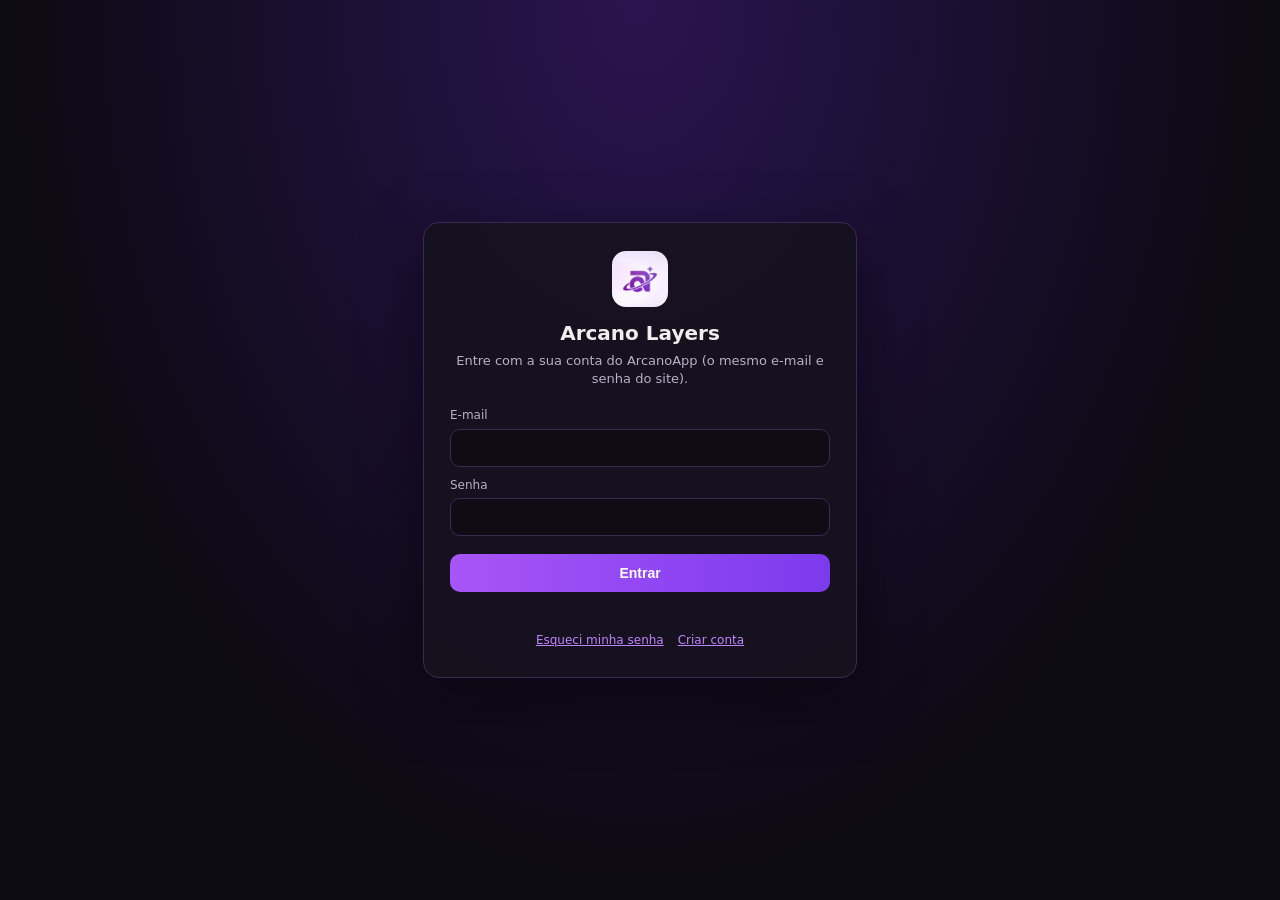
<file: video/index.html>
<!doctype html>
<html lang="en">
<head>
  <meta charset="utf-8">
  <meta name="viewport" content="width=device-width, initial-scale=1">
  <meta name="color-scheme" content="dark">
  <meta name="theme-color" content="#1b1c1f">
  <meta name="description" content="Arcano Layers: editor de vídeo e motion no navegador">
  <title>Arcano Layers · Vídeo</title>
  <link rel="icon" href="favicon.png" type="image/png">
  <link rel="manifest" href="manifest.webmanifest">
  <link rel="apple-touch-icon" href="icon-256.png">
  <style>
    html, body { margin: 0; height: 100%; overflow: hidden; background: #1b1c1f; }
    canvas { position: absolute; inset: 0; width: 100%; height: 100%; display: block; outline: none; }
    #loading {
      position: absolute; inset: 0; display: flex; flex-direction: column; gap: 14px;
      align-items: center; justify-content: center; color: #c9c9cc;
      font: 14px/1.4 system-ui, sans-serif; pointer-events: none;
    }
    #loading img { width: 56px; height: 56px; }
    #loading .err { color: #ff8a7a; white-space: pre-wrap; max-width: 70ch; pointer-events: auto; }
    #device-lost {
      position: absolute; inset: 0; display: flex; flex-direction: column; gap: 10px;
      align-items: center; justify-content: center; padding: 16px; text-align: center;
      background: rgb(18 18 18 / 0.85); color: #c8c8c8; font: 14px/1.4 system-ui, sans-serif;
    }
    #device-lost strong { color: #e3e3e3; font-size: 16px; }
    #device-lost p { margin: 0; max-width: 60ch; }
    #device-lost small { color: #8c8c8c; font-size: 12px; }
    #device-lost div { display: flex; gap: 8px; }
    #device-lost button {
      padding: 6px 14px; border: 1px solid #3a3a3a; border-radius: 4px;
      background: #232323; color: #e3e3e3; font: inherit; cursor: pointer;
    }
    #device-lost button:hover { background: #303030; }
    #device-lost button:last-child { background: #a855f7; border-color: #a855f7; }
    #device-lost button:last-child:hover { background: #c084fc; }
    #device-lost button:disabled { opacity: 0.6; cursor: default; }
  </style>
</head>
<body>
  <canvas id="effectcraft_canvas"></canvas>
  <script src="../painel/montar.js"></script>
  <div id="loading"><img src="icon-256.png" alt=""><div id="status">Carregando Arcano Layers…</div></div>
  <script type="module">
    import init, * as ec from "./effectcraft_web.js";
    const t0 = performance.now();
    window.effectcraftLoad = {};
    // The agent / test API: the desktop control channel as promises (docs/web.md).
    window.effectcraft = {
      request: (method, params) => ec.request(method, params ?? {}),
      execute: (command, params) => ec.request("engine.execute", { command, params: params ?? {} }),
      commands: () => ec.request("engine.commands", {}),
      inspect: () => ec.request("ui.inspect", {}),
      screenshot: (params) => ec.request("ui.screenshot", params ?? {}),
      renderFrame: (params) => ec.request("render.frame", { base64: true, ...(params ?? {}) }),
      arcano: ec,
      files: () => ec.files(),
      readFile: (path) => ec.readFile(path),
      addFile: async (fileOrUrl, name) => {
        let bytes;
        if (typeof fileOrUrl === "string") {
          bytes = new Uint8Array(await (await fetch(fileOrUrl)).arrayBuffer());
          name = name ?? fileOrUrl.split("/").pop();
        } else {
          bytes = new Uint8Array(await fileOrUrl.arrayBuffer());
          name = name ?? fileOrUrl.name;
        }
        return ec.addFile(name, bytes);
      },
      info: () => ({
        ...ec.info(),
        crossOriginIsolated: self.crossOriginIsolated,
        webgpu: !!navigator.gpu,
        serviceWorker: (() => {
          try {
            return !!(navigator.serviceWorker && navigator.serviceWorker.controller);
          } catch {
            return false;
          }
        })(),
        load: window.effectcraftLoad,
      }),
      // Browser storage (OPFS / IndexedDB): save without downloading, list, remove, wait for writes.
      saveToBrowser: (path) => ec.saveToBrowser(path ?? undefined),
      listStored: () => ec.listStored(),
      removeStored: (path) => ec.removeStored(path),
      flush: () => ec.flush(),
      // A frame rendered in a frame worker (its GPU by default) vs the page's CPU: {maxDiff, meanDiff, over4, …}.
      workerFrameCheck: (params) => ec.workerFrameCheck(params ?? {}).then(JSON.parse),
    };
    // Offline start and install (PWA): the service worker caches the app's files.
    if (!new URLSearchParams(location.search).has("nosw")) {
      try {
        if ("serviceWorker" in navigator && navigator.serviceWorker) {
          navigator.serviceWorker.register("sw.js").catch((e) => console.warn("service worker:", e));
        }
      } catch (e) {
        console.warn("service worker:", e);
      }
    }
    try {
      // Compile once: the page and its render workers instantiate the same module.
      const wasmUrl = new URL("effectcraft_web_bg.wasm", location.href);
      let module;
      try {
        module = await WebAssembly.compileStreaming(fetch(wasmUrl));
      } catch {
        module = await WebAssembly.compile(await (await fetch(wasmUrl)).arrayBuffer());
      }
      window.effectcraftModule = module;
      await init({ module_or_path: module });
      window.effectcraftLoad.wasmMs = performance.now() - t0;
      await ec.start("effectcraft_canvas");
      window.effectcraftLoad.readyMs = performance.now() - t0;
    } catch (e) {
      const s = document.getElementById("status");
      if (s) { s.className = "err"; s.textContent = "Arcano Layers não conseguiu abrir:\n" + (e && e.stack || e); }
      window.effectcraftLoad.error = String(e);
      throw e;
    }
  </script>
</body>
</html>
</file>
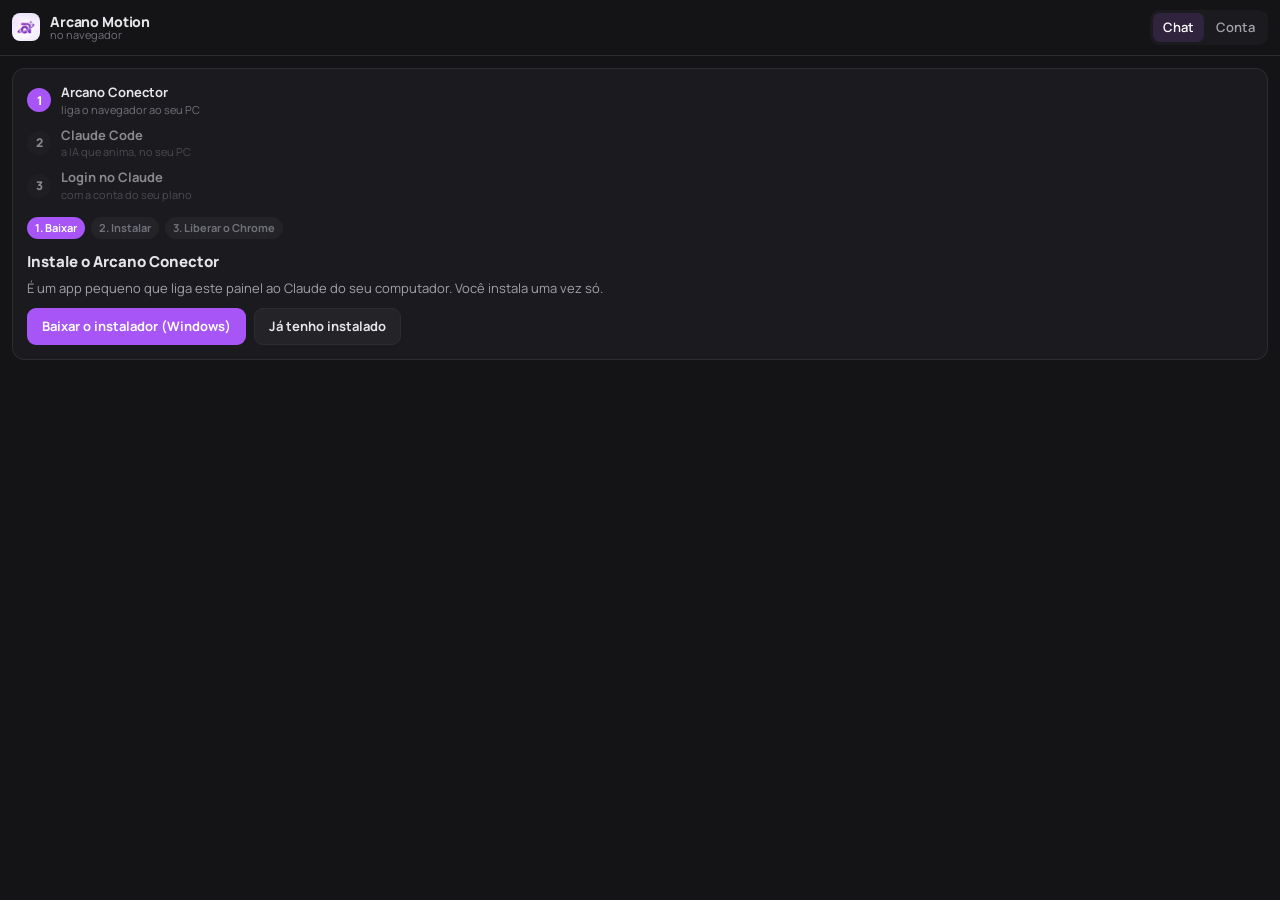
<file: plugin/index-web.html>
<!DOCTYPE html>
<html lang="pt-BR">
<head>
<meta charset="utf-8">
<title>Arcano Motion</title>
<link rel="stylesheet" href="css/app.css">
</head>
<body>
<!-- abertura: logo animada enquanto o painel carrega -->
<div class="splash" id="splash"><img src="img/logo-carregando.webp" alt=""><span class="splash-nome">Arcano Motion</span></div>
<!-- carregando: aparece quando um efeito está sendo aplicado no After -->
<div class="carregando" id="carregando" hidden><div class="carregando-caixa"><img src="img/logo-carregando.webp" alt=""><span class="carregando-txt" id="carregando-txt">Aplicando...</span></div></div>

<!-- ================= LICENÇA ================= -->
<section id="tela-licenca" class="tela tela-licenca" hidden>
  <div class="lic-caixa">
    <div class="lic-marca"><img class="lic-logo" src="img/marca-pilula.png" alt="" aria-hidden="true"><span class="lic-nome">Arcano Motion</span></div>
    <div class="lic-idiomas idiomas" data-no-tr role="group" aria-label="Idioma / Language / Idioma">
      <button class="idioma-op" type="button" data-idioma="pt">Português</button><button class="idioma-op" type="button" data-idioma="en">English</button><button class="idioma-op" type="button" data-idioma="es">Español</button>
    </div>
    <p class="lic-aviso" id="lic-aviso" role="status" hidden></p>
    <div id="lic-form">
      <p class="lic-sub">Entre com a sua conta do <b>ArcanoApp</b> (o mesmo e-mail e senha do site).</p>
      <label class="lic-rotulo" for="lic-email">E-mail</label>
      <input class="campo-solo lic-campo" id="lic-email" type="email" autocomplete="username" spellcheck="false" placeholder="seu@email.com">
      <label class="lic-rotulo" for="lic-senha">Senha</label>
      <div class="campo"><input id="lic-senha" type="password" autocomplete="current-password" placeholder="Sua senha do ArcanoApp"><button class="btn btn-campo" id="lic-ver-senha" type="button">Mostrar</button></div>
      <button class="btn btn-primario btn-grande lic-entrar" id="lic-entrar" type="button">Entrar</button>
      <div class="lic-links"><button class="link-inline" id="lic-esqueci" type="button">Esqueci minha senha</button><span>·</span><button class="link-inline" id="lic-criar" type="button">Criar conta</button><span>·</span><button class="link-inline" id="lic-suporte" type="button">Suporte</button></div>
      <p class="lic-dica">Entra no site com o Google? Use "Esqueci minha senha" para criar uma senha e entrar aqui.</p>
    </div>
    <div class="lic-outro" id="lic-outro" hidden>
      <div class="lic-outro-icone" aria-hidden="true"><svg viewBox="0 0 24 24" fill="none" stroke="currentColor" stroke-width="1.7" stroke-linecap="round" stroke-linejoin="round"><rect x="2" y="4" width="13" height="9" rx="1.5"/><path d="M6 16h5M8.5 13v3"/><rect class="a-pc2" x="13" y="10" width="9" height="7" rx="1.2"/><path class="a-pc2" d="M16 20h3M17.5 17v3"/></svg></div>
      <div class="lic-outro-titulo">Sua licença está ativa em outro computador</div>
      <p class="lic-outro-texto">Ela está em uso em <b id="lic-outro-pc"></b>. <span id="lic-outro-visto"></span> O Arcano Motion funciona em um computador por vez.</p>
      <button class="btn btn-primario btn-grande lic-entrar" id="lic-assumir" type="button">Desconectar o outro e usar aqui</button>
      <button class="btn lic-entrar" id="lic-cancelar" type="button">Sair desta conta</button>
    </div>
    <div id="lic-cadastro" hidden>
      <p class="lic-sub">Crie sua conta do <b>ArcanoApp</b>. É com ela que você entra no plugin e no site.</p>
      <label class="lic-rotulo" for="lic-cad-nome">Nome completo</label>
      <input class="campo-solo lic-campo" id="lic-cad-nome" type="text" autocomplete="name" maxlength="120" placeholder="Seu nome">
      <label class="lic-rotulo" for="lic-cad-email">E-mail</label>
      <input class="campo-solo lic-campo" id="lic-cad-email" type="email" autocomplete="email" spellcheck="false" placeholder="seu@email.com">
      <label class="lic-rotulo" for="lic-cad-senha">Senha</label>
      <div class="campo"><input id="lic-cad-senha" type="password" autocomplete="new-password" placeholder="No mínimo 6 caracteres"><button class="btn btn-campo" id="lic-cad-ver" type="button">Mostrar</button></div>
      <button class="btn btn-primario btn-grande lic-entrar" id="lic-cad-criar" type="button">Criar conta</button>
      <div class="lic-links"><button class="link-inline" id="lic-cad-voltar" type="button">Já tenho conta</button><span>·</span><button class="link-inline" id="lic-cad-suporte" type="button">Suporte</button></div>
    </div>
    <div class="lic-outro" id="lic-confirmar" hidden>
      <div class="lic-outro-icone" aria-hidden="true"><svg viewBox="0 0 24 24" fill="none" stroke="currentColor" stroke-width="1.7" stroke-linecap="round" stroke-linejoin="round"><rect x="3" y="5" width="18" height="14" rx="2"/><path d="m3.5 6.5 8.5 6.5 8.5-6.5"/><circle class="a-pc2" cx="19" cy="6" r="2.4" fill="currentColor" stroke="none"/></svg></div>
      <div class="lic-outro-titulo">Confirme seu e-mail</div>
      <p class="lic-outro-texto">Mandamos um link para <b id="lic-conf-email"></b>. Abra o e-mail (veja também a caixa de spam), clique no link e volte aqui.</p>
      <button class="btn btn-primario btn-grande lic-entrar" id="lic-conf-entrar" type="button">Já confirmei, entrar</button>
      <button class="btn lic-entrar" id="lic-conf-reenviar" type="button">Reenviar o e-mail</button>
      <div class="lic-links"><button class="link-inline" id="lic-conf-voltar" type="button">Voltar</button><span>·</span><button class="link-inline" id="lic-conf-suporte" type="button">Suporte</button></div>
    </div>
    <div class="lic-outro" id="lic-semlic" hidden>
      <div class="lic-acesso-titulo" id="lic-acesso-titulo" hidden>Escolha como liberar o Arcano Motion</div>
      <div class="lic-parcela" id="lic-parcela" hidden>
        <div class="lic-parcela-txt" id="lic-parcela-txt">Pagar parcela</div>
        <p class="lic-op-texto">Pague a parcela no Pix para liberar de novo. O plugin libera sozinho assim que o Pix cair.</p>
        <button class="btn btn-primario btn-grande lic-entrar" id="lic-parcela-pagar" type="button">Pagar parcela no Pix</button>
      </div>
      <div class="lic-opcao" id="lic-op-mensal" hidden>
        <div class="ia-seg lic-planos" role="tablist" aria-label="Plano">
          <button class="ia-seg-op" type="button" role="tab" data-plano="mensal"><span>Plugin</span></button>
          <button class="ia-seg-op ativo" type="button" role="tab" data-plano="completo"><span>Completo</span><small>+ artes</small></button>
        </div>
        <div class="lic-op-cab"><span class="lic-op-nome" id="lic-mensal-nome">Plano Completo</span><span class="lic-op-preco"><b id="lic-mensal-preco"></b><small>/mês</small></span></div>
        <p class="lic-op-texto" id="lic-mensal-texto">O plugin + mais de 600 artes editáveis (PSD e Canva), sem fidelidade. Cancele quando quiser.</p>
        <p class="lic-op-bonus" id="lic-mensal-cred" hidden></p>
        <div class="lic-op-botoes" id="lic-mensal-br">
          <button class="btn btn-primario lic-entrar" id="lic-mensal-pix" type="button">Pagar com Pix</button>
          <button class="btn lic-entrar" id="lic-mensal-cartao" type="button">Assinar no cartão (renova sozinho)</button>
        </div>
        <div class="lic-op-botoes" id="lic-mensal-intl" hidden>
          <button class="btn btn-primario lic-entrar" id="lic-mensal-stripe" type="button">Assinar com cartão internacional</button>
          <p class="lic-op-nota">Cobrado em reais. O banco do seu cartão converte para a sua moeda.</p>
        </div>
        <button class="link-inline lic-op-trocar" id="lic-mensal-trocar" type="button">Está fora do Brasil? Pagar com cartão internacional</button>
      </div>
      <div class="lic-op-ou" id="lic-op-ou" hidden><span>ou</span></div>
      <div class="lic-opcao lic-op-anual" id="lic-op-anual" hidden>
        <div class="lic-op-cab"><span class="lic-op-nome">Plano Anual <span class="lic-op-selo" id="lic-anual-selo" hidden></span></span><span class="lic-op-preco"><b id="lic-anual-preco"></b><small>/ano</small></span></div>
        <p class="lic-op-texto">Tudo do Plano Completo (o plugin + mais de 600 artes editáveis) por 1 ano, num pagamento só. Não renova sozinho.</p>
        <p class="lic-op-nota" id="lic-anual-mes" hidden></p>
        <div class="lic-op-botoes" id="lic-anual-br">
          <button class="btn btn-primario lic-entrar" id="lic-anual-pagar" type="button">Pagar o anual (Pix ou cartão em até 12x)</button>
        </div>
        <div class="lic-op-botoes" id="lic-anual-intl" hidden>
          <button class="btn btn-primario lic-entrar" id="lic-anual-stripe" type="button">Pagar o anual com cartão internacional</button>
        </div>
      </div>
      <button class="btn lic-entrar" id="lic-ja-comprei" type="button">Já paguei, verificar de novo</button>
      <div class="lic-links"><button class="link-inline" id="lic-outra-conta" type="button">Entrar com outra conta</button><span>·</span><button class="link-inline" id="lic-semlic-suporte" type="button">Suporte no WhatsApp</button></div>
    </div>
  </div>
</section>

<!-- ================= SETUP: CODEX ================= -->
<section id="tela-codex" class="tela" hidden>
  <header class="marca"><span class="marca-simbolo" aria-hidden="true"></span><span class="marca-nome">Arcano Motion</span></header>
  <h1>Conectar o Codex (ChatGPT)</h1>
  <p class="lead">O Arcano Motion conversa com o Codex instalado no seu computador, usando o seu plano do ChatGPT. Clique no botão do passo 2: o plugin instala, abre o login e testa sozinho. Cada bolinha fica verde quando estiver certo.</p>
  <ol class="passos">
    <li class="passo"><span class="passo-num">1</span><div class="passo-corpo">
      <h2>Node.js</h2>
      <p>O Codex precisa do Node.js. Se não tiver, o botão do passo 2 instala junto.</p>
      <div class="status" id="st-cx-node"><span class="lampada" data-estado="vazio"></span><span class="status-texto">Ainda não verificado</span></div>
      <div class="acoes"><button class="btn btn-mini" id="btn-cx-node" type="button">Site do Node.js</button></div>
    </div></li>
    <li class="passo"><span class="passo-num">2</span><div class="passo-corpo">
      <h2>Codex instalado</h2>
      <div class="status" id="st-cx-instalado"><span class="lampada" data-estado="vazio"></span><span class="status-texto">Ainda não verificado</span></div>
      <div id="cx-ajuda-instalar" hidden>
        <p>Clique em <b>Instalar Codex</b>. Abre uma janela preta que instala o Node.js (se faltar) e o Codex oficial da OpenAI. Quando terminar, o plugin abre o login sozinho.</p>
        <div class="acoes"><button class="btn btn-primario" id="btn-cx-instalar" type="button">Instalar Codex</button><button class="btn" id="btn-cx-copiar" type="button">Copiar comando</button></div>
        <p class="nota">Para fazer à mão: abra o PowerShell e rode <code>npm install -g @openai/codex</code></p>
      </div>
    </div></li>
    <li class="passo"><span class="passo-num">3</span><div class="passo-corpo">
      <h2>Login na sua conta do ChatGPT</h2>
      <div class="status" id="st-cx-login"><span class="lampada" data-estado="vazio"></span><span class="status-texto">Aguardando o passo 2</span></div>
      <div id="cx-ajuda-login" hidden>
        <p>Clique em <b>Fazer login</b>. Abre uma janela preta e depois o navegador: entre com a sua conta do ChatGPT (precisa de um plano que inclua o Codex) e autorize. Depois feche a janela preta.</p>
        <div class="acoes"><button class="btn btn-primario" id="btn-cx-login" type="button">Fazer login</button></div>
      </div>
    </div></li>
    <li class="passo passo-final"><span class="passo-num">4</span><div class="passo-corpo">
      <h2>Teste com o After</h2>
      <p>O Codex vai ler o seu projeto aberto para provar que está tudo ligado. Gasta um pouquinho do limite do seu plano.</p>
      <div class="status" id="st-cx-teste"><span class="lampada" data-estado="vazio"></span><span class="status-texto">Aguardando os passos anteriores</span></div>
      <div class="acoes"><button class="btn btn-primario" id="btn-cx-testar" type="button" disabled>Testar agora</button></div>
    </div></li>
  </ol>
  <div class="rodape-acoes">
    <button id="btn-cx-continuar" class="btn btn-primario btn-grande" type="button" disabled>Começar</button>
    <button id="btn-cx-verificar" class="btn" type="button">Verificar de novo</button>
    <button id="btn-cx-voltar" class="btn" type="button">Voltar</button>
  </div>
  <p class="nota" id="cx-caminho"></p>
  <p class="nota">O Arcano Motion adiciona a conexão "arcano_motion" no arquivo de configuração do Codex (config.toml) e a desliga quando o painel fecha.</p>
</section>

<!-- ================= VERSÃO DO CLAUDE CODE ================= -->
<section id="tela-versao" class="tela" hidden>
  <header class="marca"><span class="marca-simbolo" aria-hidden="true"></span><span class="marca-nome">Arcano Motion</span></header>
  <h1 id="versao-titulo">Conferindo o Claude Code</h1>
  <p class="lead" id="versao-lead"></p>
  <div class="status" id="st-versao"><span class="lampada" data-estado="verificando"></span><span class="status-texto">Conferindo se você está na versão mais nova...</span></div>
  <div class="rodape-acoes" id="versao-acoes" hidden>
    <button class="btn btn-primario btn-grande" id="btn-atualizar-cc" type="button">Atualizar agora</button>
    <button class="btn" id="btn-versao-pular" type="button" hidden>Usar mesmo assim</button>
  </div>
</section>

<!-- ================= SETUP: ASSINATURA (CLAUDE CODE) ================= -->
<section id="tela-assinatura" class="tela" hidden>
  <header class="marca"><span class="marca-simbolo" aria-hidden="true"></span><span class="marca-nome">Arcano Motion</span></header>
  <h1>Conectar sua assinatura</h1>
  <p class="lead">O Arcano Motion conversa com o Claude pelo Claude Code instalado no seu computador. Clique no botão do passo 1: o plugin instala, abre o login e testa sozinho. Cada bolinha fica verde quando estiver certo. Precisa de uma assinatura Claude Pro, Max ou Team.</p>

  <ol class="passos">
    <li class="passo">
      <span class="passo-num">1</span>
      <div class="passo-corpo">
        <h2>Claude Code instalado</h2>
        <div class="status" id="st-instalado"><span class="lampada" data-estado="vazio"></span><span class="status-texto">Ainda não verificado</span></div>
        <div id="ajuda-instalar" hidden>
          <p>Clique em <b>Instalar Claude Code</b>. Abre uma janela preta com o instalador oficial da Anthropic (não precisa ser administrador). Quando terminar, o plugin abre o login sozinho.</p>
          <div class="acoes">
            <button class="btn btn-primario" id="btn-instalar-cc" type="button">Instalar Claude Code</button>
            <button class="btn" id="btn-copiar-cmd" type="button">Copiar comando</button>
          </div>
          <p class="nota">Para fazer à mão: abra o PowerShell e cole <code id="cmd-instalar">irm https://claude.ai/install.ps1 | iex</code></p>
        </div>
      </div>
    </li>
    <li class="passo">
      <span class="passo-num">2</span>
      <div class="passo-corpo">
        <h2>Login na sua conta Claude</h2>
        <div class="status" id="st-login"><span class="lampada" data-estado="vazio"></span><span class="status-texto">Aguardando o passo 1</span></div>
        <div id="ajuda-login" hidden>
          <p>Clique em <b>Fazer login</b>. Abre uma janela preta e depois o navegador. Entre com a <b>mesma conta do seu plano Pro ou Max</b> e autorize. Quando confirmar, feche a janela preta e volte aqui.</p>
          <div class="acoes"><button class="btn btn-primario" id="btn-login-cc" type="button">Fazer login</button></div>
        </div>
        <div class="acoes" id="trocar-conta-cc" hidden><button class="btn btn-mini" id="btn-trocar-conta-cc" type="button">Entrar com outra conta do Claude</button>
        </div>
      </div>
    </li>
    <li class="passo passo-final">
      <span class="passo-num">3</span>
      <div class="passo-corpo">
        <h2>Teste com o After</h2>
        <p>O Claude vai ler o seu projeto aberto para provar que está tudo ligado. Gasta um pouquinho do limite do seu plano.</p>
        <div class="status" id="st-teste"><span class="lampada" data-estado="vazio"></span><span class="status-texto">Aguardando os passos 1 e 2</span></div>
        <div class="acoes"><button class="btn btn-primario" id="btn-testar-cc" type="button" disabled>Testar agora</button></div>
      </div>
    </li>
  </ol>

  <div class="rodape-acoes">
    <button id="btn-continuar-cc" class="btn btn-primario btn-grande" type="button" disabled>Começar</button>
    <button id="btn-verificar-cc" class="btn" type="button">Verificar de novo</button>
    <button class="btn" data-ir="tela-modo" type="button">Voltar</button>
  </div>
  <p class="nota" id="cc-caminho"></p>
</section>

<!-- ================= SETUP: CHAVE DE API ================= -->
<section id="tela-api" class="tela" hidden>
  <header class="marca"><span class="marca-simbolo" aria-hidden="true"></span><span class="marca-nome">Arcano Motion</span></header>
  <h1>Conecte sua chave de API</h1>
  <p class="lead">Leva uns 3 minutos e é feito uma vez só.</p>
  <ol class="passos">
    <li class="passo"><span class="passo-num">1</span><div class="passo-corpo">
      <h2>Crie sua conta</h2>
      <p>Entre no Console da Anthropic com seu e-mail ou conta Google. É diferente do site do Claude (claude.ai).</p>
      <button class="btn btn-link" data-link="https://platform.claude.com/" type="button">Abrir Console</button>
    </div></li>
    <li class="passo"><span class="passo-num">2</span><div class="passo-corpo">
      <h2>Adicione créditos</h2>
      <p>Na página <b>Billing</b>, clique em <b>Buy credits</b>. Você paga só o que usar.</p>
      <button class="btn btn-link" data-link="https://platform.claude.com/settings/billing" type="button">Abrir Billing</button>
    </div></li>
    <li class="passo"><span class="passo-num">3</span><div class="passo-corpo">
      <h2>Crie a chave</h2>
      <p>Na página <b>API Keys</b>, clique em <b>Create Key</b>, dê o nome <i>Arcano Motion</i> e copie. Ela começa com <code>sk-ant-</code> e só aparece uma vez.</p>
      <button class="btn btn-link" data-link="https://platform.claude.com/settings/keys" type="button">Abrir API Keys</button>
    </div></li>
    <li class="passo passo-final"><span class="passo-num">4</span><div class="passo-corpo">
      <h2>Cole a chave aqui</h2>
      <div class="campo">
        <input id="campo-chave" type="password" autocomplete="off" spellcheck="false" placeholder="sk-ant-..." aria-label="Chave de API da Anthropic">
        <button id="btn-mostrar" class="btn btn-campo" type="button">Mostrar</button>
      </div>
      <div class="acoes">
        <button id="btn-colar" class="btn" type="button">Colar</button>
        <button id="btn-verificar" class="btn btn-primario" type="button">Verificar chave</button>
      </div>
      <div class="status" id="status-chave" role="status" aria-live="polite"><span class="lampada" data-estado="vazio"></span><span class="status-texto">Nenhuma chave verificada ainda</span></div>
    </div></li>
  </ol>
  <div class="rodape-acoes">
    <button id="btn-continuar" class="btn btn-primario btn-grande" type="button" disabled>Começar</button>
    <button class="btn" data-ir="tela-modo" type="button">Voltar</button>
  </div>
  <p class="nota">Sua chave fica salva só neste computador e só é enviada para a Anthropic.</p>
</section>

<!-- ================= CHAT ================= -->
<section id="tela-chat" class="tela tela-chat" hidden>
  <header class="topo-chat">
    <div class="topo-linha">
      <span class="marca-simbolo" aria-hidden="true"></span>
      <div class="topo-titulo"><span class="aba-titulo" id="aba-titulo">Chat IA</span><span class="aba-desc" id="aba-desc"></span></div>
      <button class="btn-plus-topo" id="btn-plus" type="button" hidden aria-label="Arcano+"><svg class="ic-plus" viewBox="0 0 24 24" aria-hidden="true"><defs><linearGradient id="grad-plus-topo" x1="0" y1="0" x2="1" y2="1"><stop offset="0" stop-color="#b9a0ff"/><stop offset=".55" stop-color="#9d7cff"/><stop offset="1" stop-color="#ff5cc8"/></linearGradient></defs><rect x="1" y="1" width="22" height="22" rx="7" fill="url(#grad-plus-topo)"/><path d="M6.4 17.6 10.7 6.6h1.9l4.3 11" fill="none" stroke="#fff" stroke-width="2.3" stroke-linecap="round" stroke-linejoin="round"/><path d="M8.4 13.7h6.5" stroke="#fff" stroke-width="2" stroke-linecap="round"/><path d="M18.6 3.6v3.8M16.7 5.5h3.8" stroke="#fff" stroke-width="1.7" stroke-linecap="round"/></svg></button>
      <button class="chip-creditos" id="chip-creditos" type="button" hidden><span class="chip-ic" aria-hidden="true">&#9670;</span><span class="creditos-valor">—</span><span class="chip-mais" aria-hidden="true">+</span></button>
      <span class="motor-topo" id="motor-topo"></span>
      <span class="conexao" id="status-topo" role="status" title="Verificando..."><span class="lampada" data-estado="verificando"></span><span class="status-texto so-leitor">Verificando...</span></span>
      <div class="menu">
        <button class="btn-menu" id="btn-menu" type="button" aria-haspopup="true" aria-expanded="false" aria-label="Menu" title="Menu">&#8943;</button>
        <div class="menu-lista" id="menu-lista" role="menu" hidden>
          <button class="menu-item" id="btn-nova" type="button" role="menuitem">Nova conversa</button>
          <button class="menu-item" id="btn-config" type="button" role="menuitem">Ajustes</button>
          <button class="menu-item" id="btn-suporte" type="button" role="menuitem">Suporte (WhatsApp)</button>
          <button class="menu-item" id="btn-termos" type="button" role="menuitem">Termos e privacidade</button>
        </div>
      </div>
    </div>
    <div class="abas-caixa" id="abas-caixa">
      <button class="abas-seta esq" id="abas-esq" type="button" aria-label="Ver abas anteriores" hidden><svg viewBox="0 0 24 24" aria-hidden="true"><path d="m15 5-7 7 7 7"/></svg></button>
      <nav class="abas" role="tablist" id="abas" aria-label="Ferramentas do Arcano Motion"></nav>
      <button class="abas-seta dir" id="abas-dir" type="button" aria-label="Ver mais abas" hidden><svg viewBox="0 0 24 24" aria-hidden="true"><path d="m9 5 7 7-7 7"/></svg></button>
    </div>
    <!-- sub-abas do Parallax: Parallax, Pontos de foco e FX Câmera 3D -->
    <nav class="sub-abas" id="sub-abas" role="tablist" aria-label="Parallax e câmera" hidden></nav>
  </header>

  <!-- aba Chat sem IA configurada: escolhe a IA aqui; as outras abas funcionam normal -->
  <div class="chat-config" id="chat-config" hidden>
    <h1>Configure a IA do chat</h1>
    <p class="lead">Para usar o chat de IA, conecte o seu Claude ou o seu ChatGPT. É o jeito certo de usar: a conversa roda no seu plano e não gasta créditos do ArcanoApp.</p>

    <button class="opcao opcao-motor opcao-recomendada" data-motor="claude" type="button">
      <span class="motor-ic motor-ic-claude" aria-hidden="true"><svg viewBox="0 0 24 24" fill="none" stroke="currentColor" stroke-width="1.7" stroke-linecap="round"><path d="M12 3v18M3 12h18M5.6 5.6l12.8 12.8M18.4 5.6 5.6 18.4"/></svg></span>
      <span class="opcao-corpo"><span class="opcao-titulo">Claude <span class="selo-recomendado">RECOMENDADO</span> <span class="motor-selo"></span></span>
      <span class="opcao-texto">A IA que mais capricha nas animações. Usa a sua assinatura Claude (Pro, Max ou Team; o plano grátis não inclui) pelo Claude Code. A gente instala e conecta pra você em poucos cliques.</span></span>
    </button>
    <button class="opcao opcao-motor" data-motor="codex" type="button">
      <span class="motor-ic motor-ic-codex" aria-hidden="true"><svg viewBox="0 0 24 24" fill="none" stroke="currentColor" stroke-width="1.7" stroke-linecap="round" stroke-linejoin="round"><path d="m8 8-4 4 4 4M16 8l4 4-4 4M13.5 5l-3 14"/></svg></span>
      <span class="opcao-corpo"><span class="opcao-titulo">Codex (ChatGPT) <span class="motor-selo"></span></span>
      <span class="opcao-texto">Usa o seu plano do ChatGPT pelo Codex da OpenAI. A gente instala e conecta pra você em poucos cliques.</span></span>
    </button>
    <div class="ia-nativa-bloco">
      <span class="ia-nativa-pergunta">Não tem Claude nem ChatGPT?</span>
      <button class="btn btn-mini ia-nativa-btn" data-motor="arcano" type="button">Usar a IA nativa (gasta créditos)</button>
    </div>
    <div class="chat-config-voltar" id="chat-config-voltar" hidden><button class="link-inline" id="btn-config-voltar" type="button">Voltar para o chat</button></div>
  </div>

  <div class="mensagens" id="mensagens">
    <div class="vazio" id="chat-vazio">
      <p class="vazio-titulo">O que vamos animar?</p>
      <p>Clique num exemplo ou escreva o seu:</p>
      <button class="sugestao sugestao-destaque" type="button" data-preset="propor">Analisa toda a comp e as precomps e me propõe uma animação de 15s em beats para eu aprovar</button>
      <button class="sugestao" type="button">O que tem nessa comp?</button>
      <button class="sugestao" type="button">Pega a layer selecionada e faz ela balançar como se estivesse pendurada numa corrente, bem realista</button>
      <button class="sugestao" type="button">Cria uma comp 1080x1920 com o texto PROMOÇÃO entrando de baixo com um quique</button>
    </div>
  </div>

  <div class="painel-presets painel-aba" id="painel-presets" hidden>
    <div class="pp-biblio">
      <nav class="pp-pastas" id="pp-pastas" aria-label="Categorias de presets"></nav>
      <div class="pp-conteudo">
        <div class="pp-topo" id="pp-topo"></div>
        <div class="grade-presets" id="grade-presets"></div>
      </div>
    </div>
  </div>

  <!-- Monte sua animação (sub-aba de Presets): montado em app.js -->
  <div class="painel-montar painel-aba" id="painel-montar" hidden></div>

  <div class="painel-ia painel-aba" id="painel-ia" hidden>
    <div class="ia-conexao" id="ia-conexao">
      <span class="lampada" data-estado="vazio"></span>
      <span class="ia-conexao-txt" id="ia-conexao-txt">Conta ArcanoApp</span>
      <span class="ia-saldo"><b class="creditos-valor">—</b> créditos</span>
      <button class="btn btn-mini" id="ia-btn-comprar" type="button">Comprar créditos</button>
    </div>

    <div class="ia-passo"><span class="ia-num">1</span><span class="ia-passo-titulo">Qual imagem animar?</span></div>
    <div class="ia-origem ia-cartoes" role="radiogroup" aria-label="Imagem de origem">
      <label><input type="radio" name="ia-origem" value="camada" checked><span>Camada selecionada</span></label>
      <label><input type="radio" name="ia-origem" value="frame"><span>Frame da comp</span></label>
    </div>
    <div class="ia-selecao" id="ia-selecao"><span class="lampada" data-estado="verificando"></span><span id="ia-selecao-txt">Clique numa camada de imagem na timeline</span></div>

    <div class="ia-passo"><span class="ia-num">2</span><label class="ia-passo-titulo" for="ia-prompt">O que acontece no vídeo?</label></div>
    <textarea id="ia-prompt" class="ia-texto" rows="4" placeholder="Ex.: a câmera se aproxima devagar e o cabelo dela balança com o vento."></textarea>

    <div class="ia-passo"><span class="ia-num">3</span><span class="ia-passo-titulo">Duração e qualidade</span></div>
    <div class="ia-ajuste">
      <div class="ia-ajuste-topo"><span>Duração</span></div>
      <div class="ia-dur"><input type="range" id="ia-duracao-slider" min="1" max="15" step="1" value="6" aria-label="Duração"><b id="ia-duracao-valor">6 s</b></div>
      <select id="ia-duracao" hidden></select>
    </div>
    <div class="ia-ajuste">
      <div class="ia-ajuste-topo"><span>Qualidade</span></div>
      <select id="ia-resolucao" data-segmentar="1"><option value="480p" data-dica="mais barato">480p</option><option value="720p" selected>720p</option><option value="1080p" data-dica="melhor">1080p</option></select>
    </div>

    <div class="ia-final">
      <p class="ia-custo" id="ia-custo"></p>
      <button class="btn btn-primario ia-gerar" id="ia-btn-gerar" type="button">Gerar vídeo</button>
    </div>

    <h2 class="secao" id="ia-titulo-lista" hidden>Gerações</h2>
    <p class="nota" id="ia-nota-prazo" hidden></p>
    <div class="ia-lista" id="ia-lista"></div>
  </div>
  <div class="painel-ia painel-img painel-aba" id="painel-img" hidden>
    <div class="ia-passo"><span class="ia-num">1</span><span class="ia-passo-titulo">O que você quer fazer?</span></div>
    <div class="ia-origem ia-cartoes" role="radiogroup" aria-label="O que fazer">
      <label><input type="radio" name="img-modo" value="editar" checked><span>Editar a camada</span></label>
      <label><input type="radio" name="img-modo" value="nova"><span>Criar do zero</span></label>
    </div>
    <div class="ia-selecao" id="img-selecao"><span class="lampada" data-estado="verificando"></span><span id="img-selecao-txt">Clique numa camada de imagem na timeline</span></div>

    <div class="ia-passo"><span class="ia-num">2</span><label class="ia-passo-titulo" for="img-prompt" id="img-rotulo-prompt">O que mudar na imagem</label></div>
    <textarea id="img-prompt" class="ia-texto" rows="4" maxlength="20000" placeholder="Ex.: troque o fundo por um palco com luzes roxas, mantenha a pessoa igual."></textarea>

    <div class="img-refs">
      <label class="img-refs-add" for="img-arquivos" id="img-btn-refs"><span aria-hidden="true">+</span> Adicionar imagens de referência <span class="img-refs-cont" id="img-refs-cont"></span></label>
      <input type="file" id="img-arquivos" accept="image/png,image/jpeg,image/webp" multiple hidden>
      <div class="img-refs-lista" id="img-refs-lista"></div>
      <p class="nota" id="img-refs-nota" hidden></p>
    </div>

    <div class="ia-passo"><span class="ia-num">3</span><span class="ia-passo-titulo">Formato</span></div>
    <div class="ia-ajuste">
      <div class="ia-ajuste-topo"><span>Qualidade</span></div>
      <select id="img-resolucao" data-segmentar="1"><option value="1K" selected>1K</option><option value="2K">2K</option><option value="4K">4K</option></select>
    </div>
    <div class="ia-ajuste">
      <div class="ia-ajuste-topo"><span>Proporção</span></div>
      <select id="img-proporcao" data-segmentar="5"><option value="auto" selected>Auto</option><option value="1:1">1:1</option><option value="16:9">16:9</option><option value="9:16">9:16</option><option value="4:5">4:5</option><option value="3:2">3:2</option><option value="4:3">4:3</option><option value="3:4">3:4</option><option value="2:3">2:3</option><option value="21:9">21:9</option><option value="9:21">9:21</option><option value="5:4">5:4</option><option value="2:1">2:1</option><option value="1:2">1:2</option></select>
    </div>
    <div class="ia-ajuste">
      <div class="ia-ajuste-topo"><span>Fundo</span></div>
      <select id="img-fundo" data-segmentar="1"><option value="auto" selected>Auto</option><option value="transparent">Transparente</option><option value="opaque">Opaco</option></select>
    </div>
    <p class="nota ia-aviso" id="img-aviso" hidden></p>

    <div class="ia-final">
      <p class="ia-custo" id="img-custo"></p>
      <button class="btn btn-primario ia-gerar" id="img-btn-gerar" type="button">Gerar imagem</button>
    </div>

    <h2 class="secao" id="img-titulo-lista" hidden>Imagens geradas</h2>
    <p class="nota" id="img-nota-prazo" hidden></p>
    <div class="ia-lista ia-lista-img" id="img-lista"></div>
  </div>


  <!-- Arcano Design: separar uma imagem em camadas editáveis (o mesmo motor do Arcano Layers) -->
  <div class="painel-ia painel-camadas painel-aba" id="painel-camadas" hidden>
    <div class="rh-topo"><button class="btn btn-mini" type="button" id="sep-voltar">&#8592; Ferramentas</button></div>
    <div class="sep-cabeca">
      <span class="sep-cabeca-ic" aria-hidden="true"><svg viewBox="0 0 24 24"><path d="M12 3l9 4.5-9 4.5-9-4.5z"/><path d="M3 12l9 4.5 9-4.5"/><path d="M3 16.5l9 4.5 9-4.5"/></svg></span>
      <div><b>Separar em camadas</b><small>A IA separa a imagem em camadas editáveis, com nome, no mesmo documento.</small></div>
    </div>
    <div class="sep-palco" id="sep-palco">
      <div class="sep-previa" id="sep-previa" hidden><img id="sep-previa-img" alt=""></div>
      <div class="sep-vazio" id="sep-vazio"><div class="sep-pilha" aria-hidden="true"><i></i><i></i><i></i></div><span>Clique numa camada de imagem no painel Camadas do Photoshop</span></div>
      <div class="ia-selecao sep-selecao" id="sep-selecao"><span class="lampada" data-estado="verificando"></span><span id="sep-selecao-txt">Clique numa camada de imagem no painel Camadas</span></div>
    </div>

    <ol class="sep-passos" id="sep-passos">
      <li><b>1</b><span id="sep-p1">Escolha a imagem</span></li>
      <li><b>2</b><span id="sep-p2">A IA separa cada elemento</span></li>
      <li><b>3</b><span id="sep-p3">Camadas com nome, no lugar</span></li>
    </ol>

    <div class="sep-final">
      <button class="btn btn-primario ia-gerar sep-gerar" id="sep-btn" type="button"><span class="sep-btn-txt">Separar em camadas</span><span class="sep-btn-cred" id="sep-btn-cred"></span></button>
      <p class="ia-custo" id="sep-custo"></p>
    </div>

    <button class="sep-config-btn" id="sep-config-btn" type="button" aria-expanded="false" aria-controls="sep-config"><svg viewBox="0 0 24 24" aria-hidden="true"><circle cx="12" cy="12" r="3"/><path d="M19.4 15a1.7 1.7 0 0 0 .3 1.8l.1.1a2 2 0 1 1-2.8 2.8l-.1-.1a1.7 1.7 0 0 0-1.8-.3 1.7 1.7 0 0 0-1 1.5V21a2 2 0 1 1-4 0v-.1a1.7 1.7 0 0 0-1.1-1.5 1.7 1.7 0 0 0-1.8.3l-.1.1a2 2 0 1 1-2.8-2.8l.1-.1a1.7 1.7 0 0 0 .3-1.8 1.7 1.7 0 0 0-1.5-1H3a2 2 0 1 1 0-4h.1a1.7 1.7 0 0 0 1.5-1.1 1.7 1.7 0 0 0-.3-1.8l-.1-.1a2 2 0 1 1 2.8-2.8l.1.1a1.7 1.7 0 0 0 1.8.3H9a1.7 1.7 0 0 0 1-1.5V3a2 2 0 1 1 4 0v.1a1.7 1.7 0 0 0 1 1.5 1.7 1.7 0 0 0 1.8-.3l.1-.1a2 2 0 1 1 2.8 2.8l-.1.1a1.7 1.7 0 0 0-.3 1.8V9a1.7 1.7 0 0 0 1.5 1H21a2 2 0 1 1 0 4h-.1a1.7 1.7 0 0 0-1.5 1z"/></svg><span>Configurações avançadas</span><span class="sep-config-seta" aria-hidden="true">&#9662;</span></button>
    <div class="sep-config" id="sep-config" hidden>
      <label class="sep-rot" for="sep-pedido">O que separar <small class="sep-opcional">(opcional)</small></label>
      <input class="campo-solo" id="sep-pedido" type="text" maxlength="200" placeholder="Ex.: só a pessoa (vazio = tudo)" autocomplete="off">
      <span class="sep-rot">Qualidade</span>
      <div class="ia-cartoes sep-qual" role="radiogroup" aria-label="Qualidade">
        <label><input type="radio" name="sep-q" value="1K" checked><span><b>1K</b><small>50 a 400 créditos</small></span></label>
        <label><input type="radio" name="sep-q" value="2K"><span><b>2K</b><small>100 a 800 créditos</small></span></label>
      </div>
      <select id="sep-qualidade" hidden><option value="1K" selected>1K</option><option value="2K">2K</option></select>
      <label class="sep-check"><input type="checkbox" id="sep-textos"><span>Deixar os textos editáveis</span></label>
    </div>

    <h2 class="secao" id="sep-titulo-lista" hidden>Separações</h2>
    <div class="ia-lista" id="sep-lista"></div>
  </div>

  <div class="painel-ia painel-aud painel-aba" id="painel-aud" hidden>
    <div class="ia-passo"><span class="ia-num">1</span><span class="ia-passo-titulo">O que você quer gerar?</span></div>
    <div class="ia-origem ia-cartoes" role="radiogroup" aria-label="Tipo de áudio">
      <label><input type="radio" name="aud-modo" value="narracao" checked><span>Narração</span></label>
      <label><input type="radio" name="aud-modo" value="trilha"><span>Trilha sonora</span></label>
    </div>

    <div id="aud-bloco-narr">
      <div class="ia-passo"><span class="ia-num">2</span><label class="ia-passo-titulo" for="aud-texto">O que a voz vai falar</label></div>
      <div class="aud-texto-caixa">
        <textarea id="aud-texto" class="ia-texto" rows="5" maxlength="5000" placeholder="Ex.: Sexta-feira tem o maior show do ano! Ingressos no link da bio. &lt;short pause&gt; Garanta o seu!"></textarea>
        <span class="aud-contador" id="aud-contador">0 / 5000</span>
      </div>

      <div class="ia-passo"><span class="ia-num">3</span><span class="ia-passo-titulo">Qual voz</span></div>
      <button class="aud-clonar-cartao" type="button" id="aud-clonar-abrir" hidden>
        <span class="aud-clonar-ic" aria-hidden="true"><svg viewBox="0 0 24 24"><rect x="9" y="3" width="6" height="11" rx="3"/><path d="M5 11a7 7 0 0 0 14 0"/><path d="M12 18v3"/></svg></span>
        <span class="aud-clonar-txt"><b>Usar minha voz clonada</b><small id="aud-clonar-status">Clone a sua voz com a ElevenLabs v4 (teste, só admin)</small></span>
        <span class="aud-clonar-seta" aria-hidden="true">›</span>
      </button>
      <div class="aud-campo">
        <label class="aud-rotulo" for="aud-voz">Voz da narração</label>
        <div class="aud-voz-linha">
          <select id="aud-voz"></select>
          <button class="aud-play" type="button" id="aud-voz-ouvir" title="Ouvir esta voz" aria-label="Ouvir esta voz"><span class="aud-play-ic" aria-hidden="true"></span></button>
        </div>
        <button class="aud-vozes-abrir" type="button" id="aud-vozes-abrir" aria-expanded="false"><span>Ouvir todas as vozes</span><small>prévia grátis</small><span class="aud-vozes-seta" aria-hidden="true">▾</span></button>
        <div class="aud-vozes" id="aud-vozes" hidden></div>
      </div>
      <div class="aud-minha" id="aud-minha" hidden>
        <div class="aud-minha-linha"><span class="aud-minha-ic" aria-hidden="true">●</span><span class="nota" id="aud-minha-txt"></span></div>
        <div class="aud-minha-acoes"><button class="btn btn-mini btn-primario" type="button" id="aud-minha-gravar">Gravar minha voz</button><button class="btn btn-mini" type="button" id="aud-minha-apagar" hidden>Apagar</button></div>
        <label class="aud-minha-motor" id="aud-minha-motor-caixa" hidden><span class="nota">Motor da voz (teste, só admin)</span><select id="aud-minha-motor"><option value="">Padrão do servidor</option><option value="eleven">ElevenLabs v4 (voz da tela Clonar)</option><option value="google">Google (Gemini 3.8 Lite, kie)</option><option value="evolink">Qwen 3.1 (Evolink)</option></select></label>
      </div>
      <div class="aud-campo">
        <label class="aud-rotulo" for="aud-estilo">Jeito de falar <span class="aud-opc">opcional</span></label>
        <input id="aud-estilo" class="ia-texto ia-linha" type="text" maxlength="500" placeholder="Ex.: locutor de festa animado, enérgico, sotaque brasileiro">
      </div>
    </div>

    <div id="aud-bloco-trilha" hidden>
      <div class="ia-passo"><span class="ia-num">2</span><label class="ia-passo-titulo" for="aud-trilha-estilo">Estilo da música</label></div>
      <textarea id="aud-trilha-estilo" class="ia-texto" rows="3" maxlength="1000" placeholder="Ex.: energetic EDM festival build-up, 128 BPM, punchy drums, big drop"></textarea>
      <div class="ia-ajuste">
        <div class="ia-ajuste-topo"><label for="aud-duracao">Duração (segundos)</label></div>
        <input id="aud-duracao" class="ia-texto ia-linha" type="number" min="10" max="360" step="1" value="30">
      </div>
      <div class="ia-ajuste">
        <div class="ia-ajuste-topo"><span>Versão do Suno</span></div>
        <select id="aud-versao" data-segmentar="1"><option value="V6" selected>V6</option><option value="V6_MINI">V6 Mini</option><option value="V6_WILD">V6 Wild</option></select>
      </div>
      <label class="ia-check"><input type="checkbox" id="aud-instrumental" checked> Só instrumental (sem voz cantando)</label>
      <div id="aud-letra-caixa" hidden>
        <textarea id="aud-letra" class="ia-texto" rows="4" maxlength="5000" placeholder="Letra da música ([Verse], [Chorus]...)"></textarea>
      </div>
    </div>

    <div class="ia-passo"><span class="ia-num" id="aud-num-inicio">4</span><span class="ia-passo-titulo">Onde começa na comp</span></div>
    <div class="ia-origem ia-cartoes" role="radiogroup" aria-label="Onde começa">
      <label><input type="radio" name="aud-inicio" value="zero" checked><span>No início da comp</span></label>
      <label><input type="radio" name="aud-inicio" value="atual"><span>No tempo atual</span></label>
    </div>

    <div class="ia-final">
      <p class="ia-custo" id="aud-custo"></p>
      <button class="btn btn-primario ia-gerar" id="aud-btn-gerar" type="button">Gerar narração</button>
    </div>

    <h2 class="secao" id="aud-titulo-lista" hidden>Áudios gerados</h2>
    <p class="nota" id="aud-nota-prazo" hidden></p>
    <div class="ia-lista ia-lista-aud" id="aud-lista"></div>
  </div>

  <div class="painel-aba painel-clonar" id="painel-clonar" hidden>
    <button class="btn btn-mini clv-voltar" type="button" id="clv-voltar">← Áudio IA</button>
    <div class="clv-topo">
      <div class="clv-topo-ic" aria-hidden="true"><svg viewBox="0 0 24 24"><rect x="9" y="3" width="6" height="11" rx="3"/><path d="M5 11a7 7 0 0 0 14 0"/><path d="M12 18v3"/></svg></div>
      <div><h2 class="clv-titulo">Clonar minha voz</h2><p class="clv-sub">ElevenLabs v4 · grave ou envie de 1 a 2 minutos da sua voz</p></div>
    </div>

    <div class="clv-pronta" id="clv-pronta" hidden>
      <div class="clv-pronta-ic" aria-hidden="true">✓</div>
      <div class="clv-pronta-txt"><b>Sua voz clonada está salva</b><small>Use "Minha voz" na aba Áudio IA. Gravar de novo troca a voz.</small></div>
      <div class="clv-pronta-acoes"><button class="btn btn-mini btn-primario" type="button" id="clv-usar">Usar agora</button><button class="btn btn-mini" type="button" id="clv-apagar">Apagar</button></div>
    </div>

    <div class="clv-medidor" id="clv-medidor">
      <svg class="clv-gauge" viewBox="0 0 220 128" aria-hidden="true">
        <defs><linearGradient id="clv-grad" x1="0" y1="0" x2="1" y2="0"><stop offset="0" stop-color="#ff5d6c"/><stop offset=".45" stop-color="#e9b44c"/><stop offset=".75" stop-color="#46d68a"/><stop offset="1" stop-color="#46d68a"/></linearGradient></defs>
        <path class="clv-arco-fundo" d="M20 110 A90 90 0 0 1 200 110"/>
        <path class="clv-arco" id="clv-arco" d="M20 110 A90 90 0 0 1 200 110" stroke="url(#clv-grad)"/>
        <g id="clv-ticks"></g>
        <line class="clv-agulha" id="clv-agulha" x1="110" y1="110" x2="110" y2="34"/>
        <circle class="clv-pino" cx="110" cy="110" r="7"/>
      </svg>
      <div class="clv-nota"><span class="clv-nota-num" id="clv-nota">0</span><span class="clv-nota-txt" id="clv-nota-txt">Adicione a sua voz</span></div>
      <div class="clv-checks">
        <div class="clv-check" id="clv-c-dur"><span class="clv-luz"></span><span class="clv-c-nome">Duração</span><span class="clv-c-val">0:00</span><span class="clv-c-meta">ideal 1 a 2 min</span></div>
        <div class="clv-check" id="clv-c-vol"><span class="clv-luz"></span><span class="clv-c-nome">Volume</span><span class="clv-c-val">—</span><span class="clv-c-meta">−23 a −18 dB</span></div>
        <div class="clv-check" id="clv-c-pico"><span class="clv-luz"></span><span class="clv-c-nome">Pico</span><span class="clv-c-val">—</span><span class="clv-c-meta">até −3 dB</span></div>
        <div class="clv-check" id="clv-c-ruido"><span class="clv-luz"></span><span class="clv-c-nome">Ruído</span><span class="clv-c-val">—</span><span class="clv-c-meta">abaixo de −60 dB</span></div>
      </div>
    </div>

    <div class="clv-entrada">
      <div class="clv-gravar-caixa" id="clv-gravar-caixa">
        <button class="clv-rec" type="button" id="clv-rec" aria-label="Gravar"><span class="clv-rec-bola"></span></button>
        <div class="clv-rec-info">
          <b id="clv-rec-titulo">Gravar agora</b>
          <small id="clv-rec-dica">Fale de 1 a 2 minutos, perto do microfone, num lugar silencioso.</small>
          <div class="clv-nivel"><div class="clv-nivel-barra" id="clv-nivel"></div><span class="clv-nivel-alvo"></span></div>
        </div>
        <span class="clv-rec-tempo" id="clv-rec-tempo"></span>
      </div>
      <div class="clv-soltar" id="clv-soltar" tabindex="0" role="button">
        <svg viewBox="0 0 24 24" aria-hidden="true"><path d="M12 16V4M7 9l5-5 5 5"/><path d="M4 16v3a1 1 0 0 0 1 1h14a1 1 0 0 0 1-1v-3"/></svg>
        <span><b>Enviar arquivos de áudio</b><small>Clique ou arraste aqui · MP3, WAV, M4A · até 3 min no total</small></span>
      </div>
    </div>

    <details class="clv-roteiro">
      <summary>Sem ideia do que falar? Leia este texto</summary>
      <p id="clv-roteiro-txt" data-no-tr></p>
    </details>

    <h3 class="clv-sec">Amostras <span id="clv-total"></span></h3>
    <div class="clv-lista" id="clv-lista"><p class="nota clv-vazio">Nenhuma amostra ainda. Grave ou envie um áudio.</p></div>

    <div class="clv-dicas">
      <b>Para a clonagem sair boa</b>
      <ul>
        <li>Só a sua voz: sem música, eco, TV ou outra pessoa falando.</li>
        <li>Mesmo microfone e o mesmo jeito de falar em todas as amostras.</li>
        <li>Fale do jeito que quer ouvir depois (animado, calmo, locutor...).</li>
        <li>1 a 2 minutos é o ideal; mais de 3 minutos não ajuda.</li>
      </ul>
    </div>

    <label class="clv-opcao"><input type="checkbox" id="clv-sem-ruido"> <span><b>Remover ruído de fundo</b><small>Use só se a gravação tiver barulho: em áudio limpo pode piorar a voz.</small></span></label>
    <label class="clv-opcao"><input type="checkbox" id="clv-consentimento"> <span><b>Esta voz é minha</b><small>Confirmo que a voz é minha (ou tenho autorização do dono) e autorizo a clonagem para usar no Arcano Motion.</small></span></label>

    <div class="clv-final">
      <button class="btn btn-primario clv-salvar" type="button" id="clv-salvar" disabled>Clonar minha voz</button>
      <p class="nota clv-msg" id="clv-msg"></p>
    </div>
  </div>

  <!-- ===== v0.7: novas abas ===== -->
  <div class="painel-aba painel-ferramentas" id="painel-ferramentas" hidden>
    <div id="lista-ferramentas"></div>
    <p class="nota dica-clique" id="dica-ferramentas">Clique num efeito para ver a prévia e ajustar. <b>Clique direito</b> aplica direto com as últimas opções. Ctrl+Z no After desfaz tudo de uma vez.</p>
    <div class="ferr-detalhe" id="ferr-detalhe" hidden></div>
  </div>

  <!-- Photoshop: aba Ferramentas (as ferramentas do ArcanoApp na camada selecionada) -->
  <div class="painel-aba painel-ferramentas painel-efeitos-ps" id="painel-efeitos-ps" hidden>
    <div id="lista-efeitos-ps"></div>
  </div>
  <!-- Photoshop: aba Presets (pedidos prontos para a IA do chat) -->
  <div class="painel-aba painel-ferramentas painel-presets-ps" id="painel-presets-ps" hidden>
    <div id="lista-presets-ps"></div>
  </div>

  <div class="painel-aba painel-editar" id="painel-editar" hidden>
    <div class="editar-camada vazio" id="editar-camada">Clique numa camada na timeline para ver os efeitos do Arcano nela.</div>
    <div class="editar-lista" id="editar-lista"></div>
    <p class="nota">Todo efeito, ferramenta ou animação do Arcano aplicado na camada aparece aqui. Clique para mudar as configurações (o efeito é refeito por cima, sem duplicar) ou para remover. No Desfoque, selecione a camada "Arcano Desfoque".</p>
  </div>

  <div class="painel-aba painel-animar" id="painel-animar" hidden>
    <div class="pp-biblio mv-biblio">
      <nav class="pp-pastas mv-pastas" id="mv-pastas" aria-label="Pastas de animações"></nav>
      <div class="pp-conteudo">
        <div class="pp-topo" id="mv-topo"></div>
        <div class="grade-animar mv-grade" id="grade-animar"></div>
        <p class="nota">Passe o mouse para ver. <b>Clique</b> para abrir as opções; <b>botão direito</b> aplica direto. Tudo começa na agulha e fica na aba Editar para mudar ou remover.</p>
      </div>
    </div>
  </div>

  <div class="painel-aba painel-foco" id="painel-foco" hidden>
    <div class="foco-mapa" id="foco-mapa" hidden></div>
  </div>

  <div class="painel-aba painel-camera" id="painel-camera" hidden>
    <div class="grade-ferr grade-camera" id="grade-camera"></div>
    <p class="nota">Passe o mouse num movimento para ver o que ele faz. Os keyframes ficam no nulo "CAM CTRL".</p>
  </div>

  <div class="painel-aba painel-parallax" id="painel-parallax" hidden>
    <div class="cartao-bloco px-bloco">
      <div class="bloco-titulo">Profundidade entre as camadas</div>
      <svg class="px-lado" id="px-lado" viewBox="0 0 320 150" aria-label="Esquema visto de lado: câmera e camadas"></svg>
      <label class="px-slider"><input id="parallax-slider" type="range" min="10" max="1000" step="10" value="200" aria-label="Intensidade"><span class="px-escala"><span>mais perto</span><span>mais longe</span></span></label>
      <div class="chips" id="parallax-chips"></div>
      <label class="campo-mini largo">Valor exato <input id="parallax-valor" type="number" min="0.1" max="999.9" step="0.1" value="200"><span>%</span></label>
      <p class="nota px-legenda" id="px-legenda"></p>
    </div>
    <div class="cartao-bloco">
      <label class="campo-mini largo">Movimento <select id="parallax-movimento"><option value="aproximar">Câmera aproxima devagar</option><option value="lateral">Câmera anda de lado</option><option value="nenhum">Sem movimento</option></select></label>
    </div>
    <div class="acoes">
      <button class="btn btn-primario btn-icone" id="parallax-aplicar" type="button"></button>
      <button class="btn btn-icone" id="parallax-remover" type="button"></button>
    </div>
    <p class="nota">Liga o 3D nas camadas da comp aberta (e dentro das precomps que já têm Collapse — o Collapse nunca é mexido) e afasta só as camadas dessa comp, corrigindo posição e escala (dentro de cada precomp fica tudo junto, no plano dela): parado, o quadro fica idêntico e a profundidade aparece quando a câmera se mexe. Começa tudo nítido, sem desfoque: o desfoque de cada parada você escolhe na aba Câmera &gt; Pontos de foco. Remover devolve tudo como estava.</p>
  </div>

  <div class="painel-aba painel-curvas" id="painel-curvas" hidden>
    <div class="curva-area">
      <svg class="curva-grafico" id="curva-grafico" viewBox="-12 -12 224 224" aria-label="Gráfico da curva">
        <rect x="0" y="0" width="200" height="200" rx="6" class="cg-fundo"/>
        <path d="M0 50H200M0 100H200M0 150H200M50 0V200M100 0V200M150 0V200" class="cg-grade"/>
        <line id="cg-h1" class="cg-haste"/><line id="cg-h2" class="cg-haste"/>
        <path id="cg-curva" class="cg-curva"/>
        <circle id="cg-p1" class="cg-ponto" r="7"/><circle id="cg-p2" class="cg-ponto" r="7"/>
      </svg>
      <div class="curva-controles">
        <label class="campo-mini largo">Saída <input id="curva-saida" type="range" min="0.1" max="100" step="0.1" value="75"><b id="curva-saida-v">75</b></label>
        <label class="campo-mini largo">Entrada <input id="curva-entrada" type="range" min="0.1" max="100" step="0.1" value="75"><b id="curva-entrada-v">75</b></label>
        <div class="chips" id="curva-chips"></div>
      </div>
    </div>
    <div class="acoes">
      <button class="btn btn-primario" id="curva-aplicar" type="button">Aplicar nos keyframes</button>
      <button class="btn" id="curva-ler" type="button">Ler do keyframe</button>
      <button class="btn" id="curva-inverter" type="button">Inverter</button>
      <button class="btn" id="curva-salvar" type="button">Salvar curva</button>
    </div>
    <div class="bloco-titulo" id="curva-fav-titulo" hidden>Curvas salvas</div>
    <div class="chips" id="curva-favoritas"></div>
    <p class="nota">Selecione keyframes na timeline e aplique. Saída = quanto o movimento demora a arrancar; entrada = quanto ele freia ao chegar.</p>
  </div>

  <div class="painel-aba painel-biblioteca" id="painel-biblioteca" hidden>
    <!-- Sons, Transições, Textos e Assets (pastas do próprio usuário) ocultos por enquanto: pedido do dono, 16/10/2026 -->
    <div class="segmentado largo" role="tablist" id="bib-tipos">
      <button type="button" role="tab" data-tipo="drive" aria-checked="true">Efeitos</button>
      <button type="button" role="tab" data-tipo="sfx" aria-checked="false">Sound Effects</button>
      <button type="button" role="tab" data-tipo="sons" aria-checked="false" hidden>Sons</button>
      <button type="button" role="tab" data-tipo="transicoes" aria-checked="false" hidden>Transições</button>
      <button type="button" role="tab" data-tipo="textos" aria-checked="false" hidden>Textos</button>
      <button type="button" role="tab" data-tipo="assets" aria-checked="false" hidden>Assets</button>
    </div>
    <div class="bib-drive-topo" id="bib-drive-topo">
      <div class="bib-trilha" id="bib-trilha"></div>
      <button class="btn btn-mini" id="bib-drive-atualizar" type="button" title="Ler a pasta de novo">Atualizar</button>
    </div>
    <div class="bib-pasta" id="bib-pasta-propria" hidden>
      <span class="bib-caminho" id="bib-caminho">Nenhuma pasta escolhida</span>
      <button class="btn btn-mini" id="bib-escolher" type="button">Escolher pasta</button>
      <button class="btn btn-mini" id="bib-atualizar" type="button" title="Ler a pasta de novo">Atualizar</button>
    </div>
    <div class="bib-manual" id="bib-manual" hidden>
      <div class="campo"><input id="bib-campo" type="text" spellcheck="false" placeholder="Cole o caminho da pasta"><button class="btn btn-campo" id="bib-usar" type="button">Usar</button></div>
    </div>
    <label class="bib-busca-caixa" for="bib-busca"><svg class="bib-lupa" viewBox="0 0 24 24" aria-hidden="true"><circle cx="11" cy="11" r="6.5" fill="none" stroke="currentColor" stroke-width="2"/><path d="M16 16l4.5 4.5" stroke="currentColor" stroke-width="2" stroke-linecap="round"/></svg><input class="campo-solo bib-busca" id="bib-busca" type="search" placeholder="Buscar efeito pelo nome..." autocomplete="off"></label>
    <div class="bib-categorias chips" id="bib-categorias"></div>
    <div class="bib-lista" id="bib-lista"></div>
    <p class="nota" id="bib-nota"></p>
  </div>

  <!-- Arcano Design (Photoshop): Biblioteca de Artes Arcanas -->
  <div class="painel-aba painel-artes" id="painel-artes" hidden>
    <div class="ia-seg artes-filtro" role="tablist" aria-label="Quais artes mostrar">
      <button class="ia-seg-op ativo" type="button" role="tab" data-filtro="minhas"><span>Minhas artes</span><small id="artes-n-minhas"></small></button>
      <button class="ia-seg-op" type="button" role="tab" data-filtro="todas"><span>Todas</span><small id="artes-n-todas"></small></button>
    </div>
    <div class="artes-busca-linha">
      <label class="bib-busca-caixa" for="artes-busca"><svg class="bib-lupa" viewBox="0 0 24 24" aria-hidden="true"><circle cx="11" cy="11" r="6.5" fill="none" stroke="currentColor" stroke-width="2"/><path d="M16 16l4.5 4.5" stroke="currentColor" stroke-width="2" stroke-linecap="round"/></svg><input class="campo-solo bib-busca" id="artes-busca" type="search" placeholder="Buscar arte ou pack..." autocomplete="off"></label>
      <select id="artes-categoria" aria-label="Categoria"><option value="">Categorias</option></select>
    </div>
    <div class="artes-aviso" id="artes-aviso" hidden></div>
    <p class="nota artes-status" id="artes-status"></p>
    <div class="artes-grade" id="artes-grade"></div>
    <div class="acoes artes-mais"><button class="btn btn-mini" id="artes-mais" type="button" hidden>Carregar mais</button></div>
    <p class="nota artes-rodape">Clique numa arte sua: o PSD é baixado do Drive e abre no Photoshop (uma cópia nova em Documentos &gt; Arcano Design &gt; Artes). Todas as artes vêm no Plano Completo do plugin, enquanto ele estiver ativo.</p>
  </div>

  <div class="painel-aba painel-conta" id="painel-conta" hidden>
    <div class="cartao-bloco cartao-conta">
      <div class="bloco-titulo">Conta ArcanoApp</div>
      <div class="linha-info"><span class="lampada" data-estado="ok"></span><span id="conta-app-email"></span></div>
      <div class="conta-saldo"><span class="chip-ic" aria-hidden="true">&#9670;</span><b class="creditos-valor">—</b><span>créditos</span></div>
      <div class="linha-info"><span id="conta-app-pc"></span></div>
      <div class="acoes"><button class="btn btn-mini btn-primario" id="conta-comprar" type="button">Comprar créditos</button><button class="btn btn-mini" id="conta-site" type="button">Abrir o ArcanoApp</button><button class="btn btn-mini" id="conta-sair" type="button">Sair deste PC</button></div>
    </div>
    <div class="cartao-bloco" id="conta-idioma">
      <div class="bloco-titulo">Idioma</div>
      <div class="idiomas" data-no-tr role="group" aria-label="Idioma / Language / Idioma">
        <button class="idioma-op" type="button" data-idioma="pt">Português</button><button class="idioma-op" type="button" data-idioma="en">English</button><button class="idioma-op" type="button" data-idioma="es">Español</button>
      </div>
    </div>
    <div class="cartao-bloco cartao-plus" id="conta-plus">
      <div class="bloco-titulo">Seu acesso</div>
      <div class="linha-info"><span id="conta-plus-status"></span></div>
      <div class="acoes" id="conta-plus-acoes"></div>
    </div>
    <div class="cartao-bloco" id="conta-remoto">
      <div class="bloco-titulo">Controle remoto pelo celular</div>
      <div class="linha-info"><span id="conta-remoto-status"></span></div>
      <div class="acoes"><button class="btn btn-mini btn-primario" id="conta-remoto-btn" type="button">Ligar controle remoto</button></div>
    </div>
    <div class="cartao-bloco">
      <div class="bloco-titulo">Motor de IA do chat</div>
      <div class="motores">
        <button class="motor-mini" data-motor="claude" type="button"><span class="mm-nome">Claude <span class="selo-recomendado">RECOMENDADO</span></span><span class="motor-selo"></span></button>
        <button class="motor-mini" data-motor="codex" type="button"><span class="mm-nome">Codex</span><span class="motor-selo"></span></button>
        <button class="motor-mini motor-mini-nativa" data-motor="arcano" type="button"><span class="mm-nome">IA nativa <span class="mm-gasta">gasta créditos</span></span><span class="motor-selo"></span></button>
      </div>
      <div class="linha-info"><span class="lampada" id="conta-motor-luz" data-estado="vazio"></span><span id="conta-motor">...</span></div>
      <div class="acoes"><button class="btn btn-mini" id="conta-verificar" type="button">Verificar atualização do Claude Code</button><button class="btn btn-mini" id="conta-trocar-claude" type="button" hidden>Sair e entrar com outra conta do Claude</button></div>
    </div>
    <div class="cartao-bloco">
      <div class="bloco-titulo">Gerações pedidas pela IA do chat</div>
      <p class="nota" style="margin-top:0">Quando a IA do chat quiser gerar vídeo ou imagem (gasta créditos do ArcanoApp), o painel pede a sua permissão antes.</p>
      <label class="linha-check"><input type="checkbox" id="conta-ia-sempre"> <span>Sempre aprovar sem perguntar</span></label>
    </div>
    <div class="cartao-bloco" id="conta-revisao">
      <div class="bloco-titulo">Revisão automática do vídeo</div>
      <p class="nota" style="margin-top:0">Ligada, a IA confere o que fez (olha os quadros e revisa o vídeo inteiro) antes de dizer que terminou. Fica mais caprichado, mas gasta mais do limite do seu Claude/ChatGPT. Desligada, ela termina direto e você pede a revisão quando quiser.</p>
      <label class="linha-check"><input type="checkbox" id="conta-revisao-auto"> <span>Ligar a revisão automática</span></label>
    </div>
    <div class="cartao-bloco" id="conta-arquivos">
      <div class="bloco-titulo">Arquivos do Arcano Motion</div>
      <p class="nota" style="margin-top:0">Onde o painel guarda o que gera e baixa: temporários, Biblioteca, imagens e áudios da IA (quando o projeto ainda não foi salvo) e LUTs. Escolha outro HD se o seu disco estiver cheio. Conta e configurações continuam no lugar de sempre.</p>
      <div class="nota" id="arq-pasta" style="word-break:break-all;color:var(--texto,#e5e5e5)"></div>
      <div class="acoes">
        <button class="btn btn-mini btn-primario" id="arq-escolher" type="button">Escolher pasta ou HD…</button>
        <button class="btn btn-mini" id="arq-abrir" type="button">Abrir a pasta</button>
        <button class="btn btn-mini" id="arq-padrao" type="button">Voltar ao padrão</button>
      </div>
      <div class="bloco-titulo" style="margin-top:14px">Limpar cache</div>
      <p class="nota" style="margin-top:0">Apaga o que o Arcano Motion gerou e baixou e já está velho. A Biblioteca baixa de novo quando você usar. Atenção: projeto que usa um arquivo apagado vai mostrar o arquivo como faltando.</p>
      <label class="linha-check"><input type="checkbox" id="arq-temp" checked> <span>Temporários (prévias, revisões, downloads por link) <b id="arq-temp-t"></b></span></label>
      <label class="linha-check"><input type="checkbox" id="arq-bib" checked> <span>Biblioteca e artes baixadas <b id="arq-bib-t"></b></span></label>
      <label class="linha-check"><input type="checkbox" id="arq-ia"> <span>Arquivos que a IA gerou sem projeto salvo e LUTs <b id="arq-ia-t"></b></span></label>
      <label class="linha-check" style="gap:8px">Apagar os com mais de
        <select id="arq-dias" style="width:auto"><option value="0">qualquer idade</option><option value="7">7 dias</option><option value="30" selected>30 dias</option><option value="90">90 dias</option></select>
      </label>
      <div class="acoes">
        <button class="btn btn-mini" id="arq-medir" type="button">Ver quanto ocupa</button>
        <button class="btn btn-mini" id="arq-limpar" type="button">Limpar cache</button>
      </div>
      <div class="nota" id="arq-status"></div>
    </div>
    <div class="cartao-bloco">
      <div class="bloco-titulo">Suporte</div>
      <p class="nota" style="margin-top:0">Dúvidas, problemas ou renovação: fale com a gente no WhatsApp.</p>
      <div class="acoes"><button class="btn btn-mini btn-whats" id="conta-suporte" type="button">Abrir WhatsApp</button></div>
    </div>
    <div class="cartao-bloco">
      <div class="bloco-titulo">Arcano Motion</div>
      <div class="linha-info"><span id="conta-plugin"></span></div>
      <div class="acoes"><button class="btn btn-mini btn-primario" id="conta-atualizar" type="button">Verificar atualização</button><button class="btn btn-mini" id="conta-ajustes" type="button">Ajustes e diagnóstico</button><button class="btn btn-mini" id="conta-nova" type="button">Nova conversa</button></div>
    </div>
  </div>

  <div class="modal" id="modal" hidden>
    <div class="modal-caixa" role="dialog" aria-modal="true" aria-labelledby="modal-titulo">
      <div class="modal-topo"><span class="modal-icone" id="modal-icone"></span><div><div class="modal-grupo" id="modal-grupo"></div><div class="modal-titulo" id="modal-titulo"></div></div></div>
      <p class="modal-desc" id="modal-desc"></p>
      <div class="modal-campos" id="modal-campos"></div>
      <div class="modal-acoes"><button class="btn" id="modal-cancelar" type="button">Cancelar</button><button class="btn btn-primario" id="modal-ok" type="button">Aplicar</button></div>
    </div>
  </div>
  <div class="toast" id="toast" role="status" hidden><span class="lampada" data-estado="ok"></span><span id="toast-txt"></span></div>

  <div class="entrada">
    <div class="menu-modelo" id="menu-modelo" role="menu" hidden>
      <button class="item-modelo" id="item-auto" type="button" data-modelo="">
        <span class="im-textos"><span class="im-nome">Automático</span><span class="im-desc">Padrão do seu plano</span></span><span class="im-check" aria-hidden="true"></span>
      </button>
      <div class="mm-divisor"></div>
      <div id="lista-familias"></div>
      <div class="mm-divisor"></div>
      <div class="mm-promo" id="promo-arcano" hidden><span class="selo-promo">PROMO</span><span>Preço promocional de lançamento: o Arcano Code está gastando menos créditos por resposta por tempo limitado.</span></div>
      <div class="mm-titulo">Esforço</div>
      <div class="esforcos" id="lista-esforcos" role="group" aria-label="Esforço"></div>
      <p class="mm-nota" id="nota-esforco"></p>
    </div>
    <div class="trabalhando" id="trabalhando" hidden><span class="lampada" data-estado="verificando"></span><span id="trabalhando-txt">O Claude está trabalhando...</span></div>
    <div class="dica-remoto" id="dica-remoto" hidden><span class="dica-remoto-ic" id="dica-remoto-ic" aria-hidden="true"></span><span class="dica-remoto-txt"><b>Novo:</b> comande este After pelo celular e receba o vídeo pronto.</span><button class="link-mini" id="dica-remoto-abrir" type="button">Ativar</button><button class="dica-remoto-x" id="dica-remoto-x" type="button" aria-label="Fechar dica">&times;</button></div>
    <div class="chat-anexos" id="chat-anexos" hidden></div>
    <textarea id="campo-msg" rows="2" placeholder="Escreva o que quer no After..." title="Enter envia · Shift+Enter quebra linha · Ctrl+Z no After desfaz" aria-label="Mensagem"></textarea>
    <div class="rodape-chat">
      <div class="info-rodape">
        <button class="btn-anexo" id="btn-anexo" type="button" title="Mandar arquivos para o projeto: logo, PSD, imagens, vídeos, áudio, PDF/AI, fontes e textos com as cores da marca. Também dá para arrastar para o chat." aria-label="Anexar arquivos"><svg viewBox="0 0 24 24" aria-hidden="true"><path d="M20.5 11.5 12.3 19.7a5 5 0 0 1-7.1-7.1l8.5-8.5a3.3 3.3 0 0 1 4.7 4.7l-8.5 8.5a1.7 1.7 0 0 1-2.4-2.4l7.8-7.8"/></svg></button>
        <button class="btn-remoto" id="btn-remoto" type="button" hidden aria-label="Controle remoto ligado"></button>
        <button class="btn-modelo" id="btn-modelo" type="button" aria-haspopup="true" aria-expanded="false" title="Modelo e esforço"><span id="btn-modelo-txt">Automático</span> <span aria-hidden="true">&#9662;</span></button>
        <span class="info-item modelo-usado" id="modelo-usado" title="Modelo que respondeu por último"></span>
        <button class="info-item anel-uso" id="uso-sessao" type="button" title="Sessão de 5 horas">
          <svg class="anel" viewBox="0 0 20 20" aria-hidden="true"><circle class="anel-fundo" cx="10" cy="10" r="8"></circle><circle class="anel-valor" id="anel-valor" cx="10" cy="10" r="8"></circle></svg>
          <span class="uso-texto" id="uso5h-txt">—</span>
        </button>
        <label class="info-item chk-skill" title="Direção de arte avançada nas artes novas: cor, fonte, composição e refino. Desligado, a IA trabalha como antes."><input type="checkbox" id="chk-skill-design"><span>Skill Arcano Design</span></label>
        <label class="info-item chk-skill" title="Motion avançado para qualquer tipo de peça: curvas, coreografia, texto cinético, números e transições no padrão das melhores skills de animação. Desligado, a IA anima como antes."><input type="checkbox" id="chk-skill-motion"><span>Skill Arcano Motion</span></label>
        <span class="info-item" id="contexto-txt" title="Tokens de contexto da conversa atual"></span>
      </div>
      <button class="btn btn-mini" id="btn-parar" type="button" hidden>Parar</button>
      <button class="btn btn-primario btn-enviar" id="btn-enviar" type="button">Enviar</button>
    </div>
  </div>
</section>

<!-- ================= AJUSTES ================= -->
<section id="tela-config" class="tela" hidden>
  <header class="marca"><span class="marca-simbolo" aria-hidden="true"></span><span class="marca-nome">Arcano Motion</span></header>
  <h1>Ajustes</h1>

  <h2 class="secao">Modo</h2>
  <p id="cfg-modo-texto"></p>
  <div class="acoes"><button class="btn" id="btn-trocar-modo" type="button">Trocar modo ou reconectar</button></div>

  <div class="so-ae">
  <h2 class="secao">Como a IA anima</h2>
  <div class="opcoes-modo" role="radiogroup" aria-label="Como a IA anima">
    <button class="opcao opcao-mini" type="button" role="radio" data-estilo="keyframes">
      <span class="opcao-titulo">Keyframes (editável)</span>
      <span class="opcao-texto">Tudo vira keyframe na timeline, com easing. Você edita no Graph Editor como uma animação feita à mão.</span>
    </button>
    <button class="opcao opcao-mini" type="button" role="radio" data-estilo="expressoes">
      <span class="opcao-titulo">Expressões (procedural)</span>
      <span class="opcao-texto">Animação por expressões com sliders de controle. Ajusta rápido, mas não dá para mexer keyframe por keyframe.</span>
    </button>
  </div>
  <p class="nota" id="nota-estilo"></p>
  </div>

  <h2 class="secao">Modelo e esforço</h2>
  <p class="nota">No Claude, escolha no menu do rodapé do chat, ao lado do botão Enviar. O Codex usa o modelo padrão do seu Codex. No Arcano Code você escolhe só o esforço, no mesmo menu.</p>

  <h2 class="secao">Caminho do Claude Code</h2>
  <p class="nota">Deixe vazio para detectar sozinho. Só preencha se o Arcano Motion não achar.</p>
  <input id="cfg-caminho" class="campo-solo" type="text" spellcheck="false" placeholder="C:\Users\SEU_USUARIO\.local\bin\claude.exe" aria-label="Caminho do Claude Code">

  <div class="acoes">
    <button class="btn btn-primario" id="btn-salvar-config" type="button">Salvar</button>
    <button class="btn" data-ir="tela-chat" type="button">Voltar ao chat</button>
  </div>

  <h2 class="secao">Diagnóstico</h2>
  <div class="testes">
    <div class="teste" id="t-after"><span class="lampada" data-estado="vazio"></span><div><div class="teste-nome">Comunicação com o After</div><div class="teste-res">Aguardando</div></div></div>
    <div class="teste" id="t-escrita"><span class="lampada" data-estado="vazio"></span><div><div class="teste-nome">Permissão de gravar arquivos</div><div class="teste-res">Aguardando</div></div></div>
    <div class="teste" id="t-frame"><span class="lampada" data-estado="vazio"></span><div><div class="teste-nome">Renderizar frame (os olhos do Claude)</div><div class="teste-res">Aguardando</div></div></div>
    <div class="teste" id="t-claude"><span class="lampada" data-estado="vazio"></span><div><div class="teste-nome">Conexão com a IA do chat</div><div class="teste-res">Aguardando</div></div></div>
  </div>
  <div class="acoes">
    <button id="btn-testar" class="btn" type="button">Rodar diagnóstico</button>
    <button id="btn-copiar" class="btn" type="button">Copiar relatório</button>
  </div>
  <textarea id="relatorio" readonly aria-label="Relatório de diagnóstico"></textarea>
</section>

<!-- ================= ERRO GRAVE ================= -->
<section id="tela-erro" class="tela" hidden>
  <header class="marca"><span class="marca-simbolo" aria-hidden="true"></span><span class="marca-nome">Arcano Motion</span></header>
  <h1>O motor interno não iniciou</h1>
  <p class="lead" id="erro-texto">O painel abriu, mas o Node.js do After não está disponível. Reinstale o Arcano Motion e reinicie o After.</p>
</section>

<script>window.ARCANO_WEB_VERSAO = "1.2.36"; window.ARCANO_SCRIPTS = ["js/host.js", "js/licenca-config.js", "js/catalogo.js", "js/movimentos.js", "js/lut-psd.js", "js/i18n-dados.js", "js/i18n.js", "js/qrcode.js", "js/sinonimos.js", "js/app.js"];</script>
<script src="web/buffer.js?v=1.2.36"></script>
<script src="web/shim.js?v=1.2.36"></script>
</body>
</html>
</file>
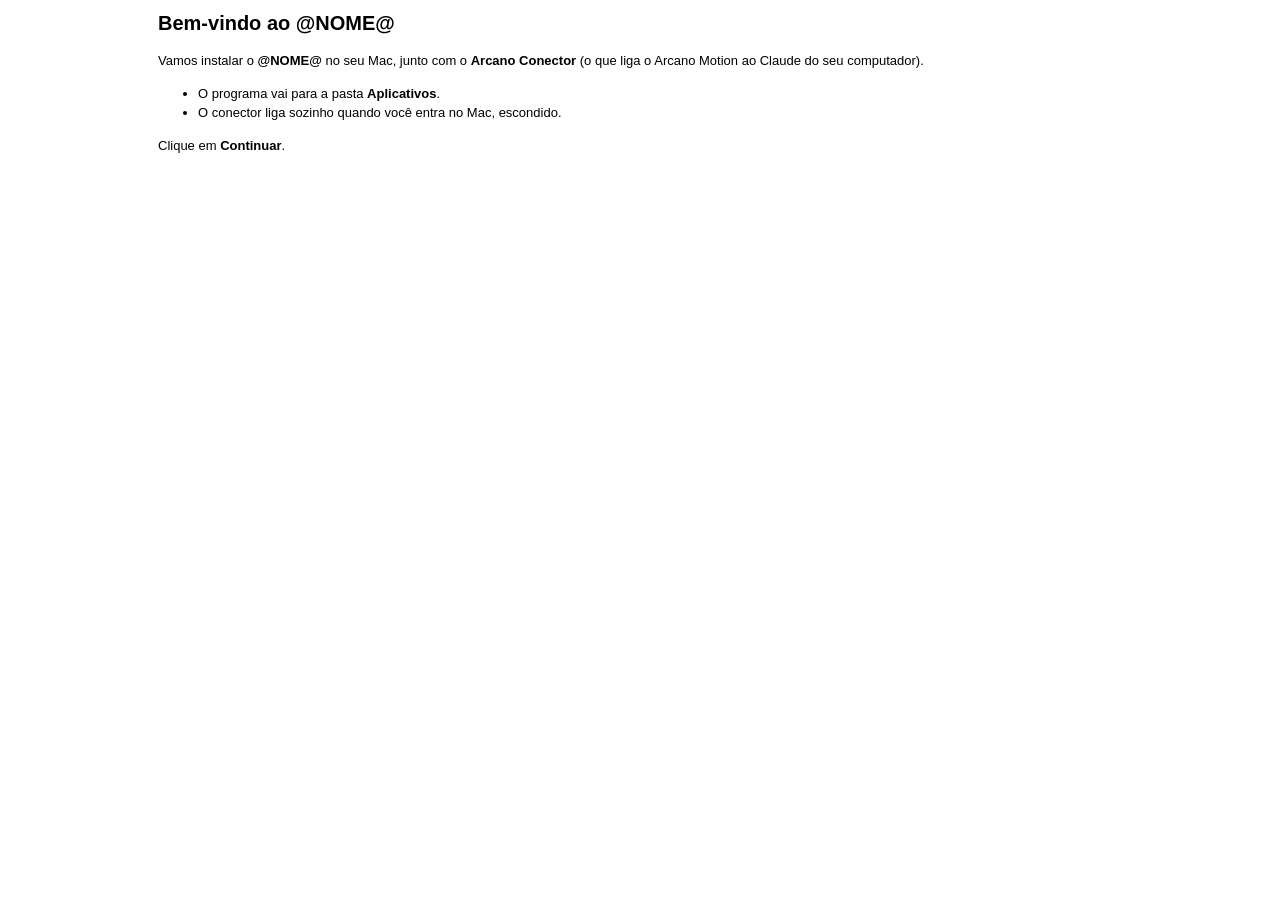
<file: desktop/mac/bem-vindo.html>
<html><body style="font-family:-apple-system,Helvetica;font-size:13px;line-height:1.5;padding-left:150px">
<h2 style="font-size:20px;margin:0 0 8px">Bem-vindo ao @NOME@</h2>
<p>Vamos instalar o <b>@NOME@</b> no seu Mac, junto com o <b>Arcano Conector</b> (o que liga o Arcano Motion ao Claude do seu computador).</p>
<ul><li>O programa vai para a pasta <b>Aplicativos</b>.</li><li>O conector liga sozinho quando você entra no Mac, escondido.</li></ul>
<p>Clique em <b>Continuar</b>.</p></body></html>
</file>
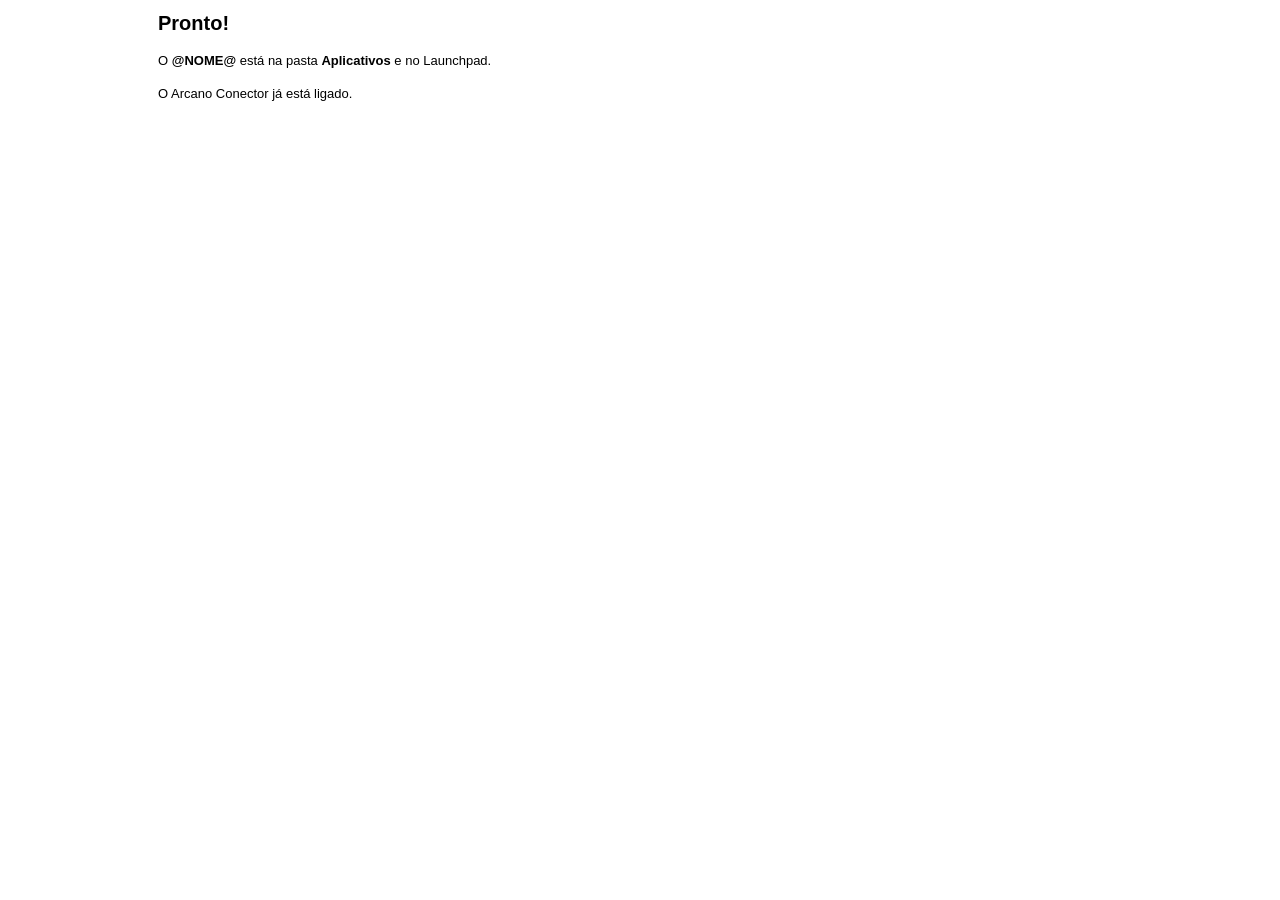
<file: desktop/mac/pronto.html>
<html><body style="font-family:-apple-system,Helvetica;font-size:13px;line-height:1.5;padding-left:150px">
<h2 style="font-size:20px;margin:0 0 8px">Pronto!</h2>
<p>O <b>@NOME@</b> está na pasta <b>Aplicativos</b> e no Launchpad.</p>
<p>O Arcano Conector já está ligado.</p></body></html>
</file>
<file: painel/painel.css>
:root {
  --fundo: #141416; --fundo2: #1b1b1f; --fundo3: #232328; --borda: #2c2c33;
  --texto: #e6e6ea; --texto2: #a1a1aa; --texto3: #71717a;
  --roxo: #a855f7; --roxo2: #c084fc; --roxo-fundo: rgba(168, 85, 247, 0.14);
  --verde: #4ade80; --amarelo: #fbbf24; --vermelho: #f87171;
}
* { box-sizing: border-box; }
html, body { margin: 0; height: 100%; }
body {
  display: flex; flex-direction: column; background: var(--fundo); color: var(--texto);
  font: 13px/1.45 Manrope, system-ui, sans-serif; -webkit-font-smoothing: antialiased; overflow: hidden;
}
button, select, textarea { font: inherit; color: inherit; }
[hidden] { display: none !important; }

.topo { display: flex; align-items: center; gap: 10px; padding: 10px 12px; border-bottom: 1px solid var(--borda); }
.logo { width: 28px; height: 28px; border-radius: 8px; }
.marca { display: flex; flex-direction: column; line-height: 1.1; }
.marca strong { font-weight: 800; font-size: 14px; letter-spacing: -0.01em; }
.marca span { font-size: 11px; color: var(--texto3); }
.abas { margin-left: auto; display: flex; gap: 2px; background: var(--fundo2); padding: 3px; border-radius: 9px; }
.abas button { border: 0; background: none; padding: 5px 10px; border-radius: 7px; color: var(--texto2); cursor: pointer; font-weight: 600; }
.abas button.ativa { background: var(--roxo-fundo); color: #fff; }

.tela { flex: 1; min-height: 0; display: flex; flex-direction: column; }
.cartao { margin: 12px; padding: 14px; background: var(--fundo2); border: 1px solid var(--borda); border-radius: 12px; overflow: auto; }
.cartao h3 { margin: 0 0 6px; font-size: 15px; font-weight: 800; }
.cartao p { margin: 0 0 10px; color: var(--texto2); }
.cartao .nota { font-size: 12px; color: var(--texto3); margin-top: 10px; }

.passos { display: flex; flex-direction: column; gap: 8px; margin-bottom: 14px; }
.passo { display: flex; align-items: center; gap: 10px; opacity: 0.55; }
.passo small { display: block; color: var(--texto3); font-size: 11px; }
.passo .bola { width: 24px; height: 24px; border-radius: 50%; display: grid; place-items: center; background: var(--fundo3); font-weight: 800; font-size: 12px; }
.passo.atual { opacity: 1; }
.passo.atual .bola { background: var(--roxo); color: #fff; }
.passo.feito { opacity: 1; }
.passo.feito .bola { background: rgba(74, 222, 128, 0.18); color: var(--verde); }

.pri, .sec { border-radius: 9px; padding: 8px 14px; font-weight: 700; cursor: pointer; border: 1px solid transparent; }
.pri { background: var(--roxo); color: #fff; }
.pri:hover { background: #b46cf8; }
.pri:disabled { opacity: 0.5; cursor: default; }
.sec { background: var(--fundo3); border-color: var(--borda); color: var(--texto); }
.sec:hover { border-color: #44444d; }
.botoes { display: flex; gap: 8px; flex-wrap: wrap; }
.aviso { padding: 8px 10px; border-radius: 8px; background: rgba(251, 191, 36, 0.1); color: var(--amarelo); font-size: 12px; margin-bottom: 10px; }
.ok { color: var(--verde); font-weight: 700; }

.mensagens { flex: 1; min-height: 0; overflow-y: auto; padding: 12px; display: flex; flex-direction: column; gap: 10px; }
.vazio { margin: auto; text-align: center; color: var(--texto3); max-width: 260px; }
.vazio b { display: block; color: var(--texto); font-size: 15px; margin-bottom: 4px; }
.msg { padding: 9px 11px; border-radius: 12px; white-space: pre-wrap; word-wrap: break-word; max-width: 100%; }
.msg.eu { align-self: flex-end; background: var(--roxo-fundo); border: 1px solid rgba(168, 85, 247, 0.35); max-width: 88%; }
.msg.ia { background: var(--fundo2); border: 1px solid var(--borda); }
.msg.erro { background: rgba(248, 113, 113, 0.1); color: var(--vermelho); border: 1px solid rgba(248, 113, 113, 0.3); }
.ferr { font-size: 11px; color: var(--texto3); padding-left: 4px; }
.ferr::before { content: '⚙ '; color: var(--roxo2); }
.pensando { font-size: 12px; color: var(--roxo2); padding-left: 4px; animation: pulsar 1.4s infinite; }
@keyframes pulsar { 50% { opacity: 0.4; } }

.caixa { border-top: 1px solid var(--borda); padding: 10px; display: flex; flex-direction: column; gap: 8px; }
.caixa textarea { resize: none; background: var(--fundo2); border: 1px solid var(--borda); border-radius: 10px; padding: 9px 10px; outline: none; }
.caixa textarea:focus { border-color: rgba(168, 85, 247, 0.6); }
.caixa .linha { display: flex; gap: 6px; align-items: center; }
.caixa select { background: var(--fundo2); border: 1px solid var(--borda); border-radius: 8px; padding: 6px; max-width: 150px; }
.caixa .pri { margin-left: auto; }
.caixa .sec { padding: 6px 10px; font-size: 12px; }

/* Tutorial do conector */
.mini-passos { display: flex; gap: 6px; margin-bottom: 12px; flex-wrap: wrap; }
.mini-passos span { font-size: 11px; font-weight: 700; padding: 3px 8px; border-radius: 99px; background: var(--fundo3); color: var(--texto3); }
.mini-passos span.atual { background: var(--roxo); color: #fff; }
.mini-passos span.feito { background: rgba(74, 222, 128, 0.15); color: var(--verde); }
.tuto { margin: 4px 0 12px; padding-left: 18px; color: var(--texto2); display: flex; flex-direction: column; gap: 6px; font-size: 13px; }
.tuto b { color: var(--texto); }
.tela-chrome { margin: 4px 0 12px; border: 1px solid var(--borda); border-radius: 10px; background: #202124; padding: 8px; font-family: system-ui, sans-serif; }
.tela-chrome .barra { display: flex; align-items: center; gap: 8px; background: #35363a; border-radius: 99px; padding: 5px 10px; }
.tela-chrome .icone-site { width: 20px; height: 20px; display: grid; place-items: center; border-radius: 50%; color: #e8eaed; font-size: 12px; }
.tela-chrome .url { color: #e8eaed; font-size: 12px; }
.tela-chrome .balao { margin-top: 8px; margin-left: 6px; width: 86%; background: #2d2e31; border: 1px solid #3c4043; border-radius: 10px; padding: 9px 10px; display: flex; flex-direction: column; gap: 6px; box-shadow: 0 6px 18px rgba(0,0,0,.4); }
.tela-chrome .balao b { color: #e8eaed; font-size: 12px; }
.tela-chrome .balao span { color: #bdc1c6; font-size: 11.5px; }
.tela-chrome .balao-bt { display: flex; justify-content: flex-end; gap: 6px; margin-top: 2px; }
.tela-chrome .bt-falso { border: 1px solid #5f6368; border-radius: 99px; padding: 3px 10px; color: #8ab4f8 !important; font-weight: 600; }
.tela-chrome .bt-falso.sim { background: #8ab4f8; color: #202124 !important; border-color: #8ab4f8; }
.tela-chrome .linha-menu { display: flex; justify-content: space-between; align-items: center; padding: 5px 6px; border-radius: 6px; color: #e8eaed !important; }
.tela-chrome .chave { font-style: normal; color: #8ab4f8; font-size: 11px; }
.tela-chrome .alvo, .tela-chrome .alvo2 { outline: 2px solid #c084fc; outline-offset: 2px; animation: alvo 1.4s infinite; }
@keyframes alvo { 0%, 100% { box-shadow: 0 0 0 0 rgba(192, 132, 252, 0.7); } 60% { box-shadow: 0 0 0 7px rgba(192, 132, 252, 0); } }
a.pri, a.sec { text-decoration: none; display: inline-block; }

.tela-chrome .interruptor { width: 26px; height: 14px; border-radius: 99px; background: #5f6368; position: relative; flex: none; }
.tela-chrome .interruptor::after { content: ''; position: absolute; top: 2px; left: 2px; width: 10px; height: 10px; border-radius: 50%; background: #e8eaed; }
.tela-chrome .interruptor.ligado { background: #4c8b4f; }
.tela-chrome .interruptor.ligado::after { left: 14px; }
</file>
<file: plugin/css/app.css>
/* Arcano Motion — tema preto e roxo (v0.7) */
:root {
  --fundo: #121016;
  --superficie: #1c1922;
  --superficie-2: #24202c;
  --linha: #2f2a3a;
  --texto: #e7e3ef;
  --suave: #9089a0;
  --arcano: #9d7cff;
  --arcano-claro: #c4b0ff;
  --arcano-fundo: rgba(157, 124, 255, .12);
  --verde: #46d68a;
  --ambar: #e9b44c;
  --vermelho: #ff5d6c;
  --cinza: #4d4659;
  --raio: 10px;
}

* { box-sizing: border-box; }
[hidden] { display: none !important; }

html, body {
  margin: 0; height: 100%;
  background: var(--fundo); color: var(--texto);
  font: 12px/1.5 "Segoe UI", -apple-system, "Helvetica Neue", Arial, sans-serif;
}
body { padding: 16px 16px 20px; }
.tela { max-width: 520px; }

/* ---------- marca ---------- */
.marca { display: flex; align-items: center; gap: 8px; margin-bottom: 14px; }
.marca-simbolo { width: 14px; height: 14px; border-radius: 3px; background: var(--arcano); transform: rotate(45deg) scale(.82); }
.marca-nome { font-weight: 600; color: #fff; font-size: 13px; }

h1 { font-size: 17px; line-height: 1.25; font-weight: 600; color: #fff; margin: 0 0 6px; }
.lead { color: var(--suave); margin: 0 0 16px; }
.secao { font-size: 13px; font-weight: 600; color: #fff; margin: 18px 0 8px; }
code { font: 11px Consolas, Menlo, monospace; background: #1c1c1c; border: 1px solid var(--linha); padding: 0 4px; border-radius: 3px; color: var(--texto); }

/* ---------- escolha de modo ---------- */
.opcao {
  display: block; width: 100%; text-align: left; font: inherit; cursor: pointer;
  background: var(--superficie); color: var(--texto);
  border: 1px solid var(--linha); border-radius: 7px; padding: 12px 14px; margin-bottom: 10px;
}
.opcao:hover { border-color: var(--arcano); }
.opcao:focus-visible { outline: 2px solid var(--arcano); outline-offset: 2px; }
.opcao-titulo { display: block; font-weight: 600; color: #fff; font-size: 13px; margin-bottom: 2px; }
.opcao-texto { display: block; color: var(--suave); }

/* ---------- passos ---------- */
.passos { list-style: none; margin: 0 0 16px; padding: 0; }
.passo { display: flex; gap: 12px; padding: 12px 0; border-top: 1px solid var(--linha); }
.passo:first-child { border-top: 0; padding-top: 0; }
.passo-num {
  flex: 0 0 22px; height: 22px; border-radius: 50%;
  border: 1px solid var(--arcano); color: var(--arcano);
  display: flex; align-items: center; justify-content: center;
  font-weight: 600; font-size: 11px; margin-top: 1px;
}
.passo-corpo { flex: 1; min-width: 0; }
.passo-corpo h2 { font-size: 13px; font-weight: 600; color: #fff; margin: 0 0 5px; }
.passo-corpo p { margin: 8px 0; color: var(--suave); }
.passo-corpo b { color: var(--texto); font-weight: 600; }

/* ---------- botões ---------- */
.btn { font: inherit; color: var(--texto); background: var(--superficie); border: 1px solid var(--linha); padding: 6px 12px; border-radius: 5px; cursor: pointer; }
.btn:hover:not(:disabled) { filter: brightness(1.15); }
.btn:focus-visible { outline: 2px solid var(--arcano); outline-offset: 2px; }
.btn:disabled { opacity: .45; cursor: default; }
.btn-primario { background: var(--arcano); border-color: var(--arcano); color: #16121f; font-weight: 600; }
.btn-link { padding: 4px 10px; }
.btn-grande { padding: 9px 18px; font-size: 13px; }
.btn-mini { padding: 3px 9px; font-size: 11px; }
.acoes { display: flex; flex-wrap: wrap; gap: 8px; margin: 10px 0; }
.rodape-acoes { display: flex; flex-wrap: wrap; gap: 8px; align-items: center; }

/* ---------- campos ---------- */
.campo { display: flex; margin-top: 2px; }
.campo input, .campo-solo, select {
  font: 12px Consolas, Menlo, monospace; color: #fff;
  background: #1a1a1a; border: 1px solid var(--linha); padding: 8px 10px;
}
.campo input { flex: 1; min-width: 0; border-right: 0; border-radius: 5px 0 0 5px; }
.campo-solo, select { width: 100%; border-radius: 5px; }
select { font-family: inherit; }
.campo input:focus, .campo-solo:focus, select:focus, textarea:focus { outline: none; border-color: var(--arcano); }
.btn-campo { border-radius: 0 5px 5px 0; padding: 6px 10px; }

/* ---------- lâmpada de status ---------- */
.status, .conexao { display: flex; align-items: center; gap: 9px; }
.status { padding: 9px 11px; background: #1d1d1d; border: 1px solid var(--linha); border-radius: 6px; }
.status-texto { color: var(--texto); word-break: break-word; }
.lampada { flex: 0 0 12px; width: 12px; height: 12px; border-radius: 50%; background: var(--cinza); transition: background-color .25s, box-shadow .25s; }
.lampada[data-estado="verificando"] { background: var(--ambar); animation: pulso 1s ease-in-out infinite; }
.lampada[data-estado="ok"]    { background: var(--verde);    box-shadow: 0 0 0 3px rgba(70, 214, 138, .18), 0 0 10px rgba(70, 214, 138, .55); }
.lampada[data-estado="aviso"] { background: var(--ambar);    box-shadow: 0 0 0 3px rgba(227, 176, 75, .16); }
.lampada[data-estado="erro"]  { background: var(--vermelho); box-shadow: 0 0 0 3px rgba(238, 107, 98, .16); }
@keyframes pulso { 0%, 100% { opacity: 1; } 50% { opacity: .35; } }
@media (prefers-reduced-motion: reduce) { .lampada[data-estado="verificando"] { animation: none; } }

/* ---------- chat ---------- */
body.modo-chat { padding: 0; overflow: hidden; }
.tela-chat { max-width: none; height: 100vh; display: flex; flex-direction: column; }
.topo-chat { display: flex; align-items: center; gap: 10px; flex-wrap: wrap; padding: 10px 14px; border-bottom: 1px solid var(--linha); }
.topo-chat .marca { margin: 0; }
.conexao { font-size: 11px; flex: 1; min-width: 120px; }
.conexao .lampada { width: 9px; height: 9px; flex-basis: 9px; }
.topo-acoes { display: flex; gap: 6px; }

.mensagens { flex: 1; overflow-y: auto; padding: 14px; }
.vazio { color: var(--suave); max-width: 420px; }
.vazio-titulo { color: #fff; font-size: 15px; font-weight: 600; margin: 4px 0 6px; }
.sugestao {
  display: block; width: 100%; text-align: left; font: inherit; color: var(--texto); cursor: pointer;
  background: transparent; border: 1px dashed var(--linha); border-radius: 6px; padding: 8px 10px; margin: 6px 0;
}
.sugestao:hover { border-color: var(--arcano); color: #fff; }

.msg { margin: 0 0 12px; max-width: 92%; word-wrap: break-word; }
.msg-usuario { margin-left: auto; background: #34304a; border: 1px solid #4a4370; color: #fff; padding: 8px 11px; border-radius: 10px 10px 2px 10px; white-space: pre-wrap; width: fit-content; }
.msg-claude { color: var(--texto); }
.msg-claude p { margin: 0 0 8px; }
.msg-claude pre { background: #1a1a1a; border: 1px solid var(--linha); border-radius: 5px; padding: 8px; overflow-x: auto; font: 11px/1.4 Consolas, Menlo, monospace; }
.msg-claude ul { margin: 0 0 8px; padding-left: 18px; }
.msg-claude strong { color: #fff; }
.msg-erro { color: var(--vermelho); background: rgba(238, 107, 98, .08); border: 1px solid rgba(238, 107, 98, .35); border-radius: 6px; padding: 8px 10px; white-space: pre-wrap; }
.msg-restaurada { align-self: center; font-size: 11px; color: var(--suave); border-top: 1px dashed var(--linha); padding: 6px 4px 0; margin: 4px 0; text-align: center; width: 100%; }

.atividade { display: flex; align-items: center; gap: 8px; color: var(--suave); font-size: 11px; margin: 0 0 8px; }
.atividade .lampada { width: 7px; height: 7px; flex-basis: 7px; }
.frames { margin: 0 0 12px; }
.frames img { display: block; max-width: 100%; border: 1px solid var(--linha); border-radius: 5px; }

.entrada { border-top: 1px solid var(--linha); padding: 10px 14px 12px; }
textarea {
  width: 100%; resize: vertical; background: #1a1a1a; color: #fff;
  border: 1px solid var(--linha); border-radius: 6px; padding: 8px 10px;
  font: 12px/1.45 "Segoe UI", -apple-system, Arial, sans-serif;
}
.entrada-acoes { display: flex; align-items: center; gap: 8px; margin-top: 8px; }
.entrada-acoes .nota { flex: 1; margin: 0; }

/* ---------- ajustes / diagnóstico ---------- */
.testes { border: 1px solid var(--linha); border-radius: 6px; }
.teste { display: flex; gap: 10px; align-items: flex-start; padding: 9px 11px; border-top: 1px solid var(--linha); }
.teste:first-child { border-top: 0; }
.teste .lampada { width: 9px; height: 9px; flex-basis: 9px; margin-top: 4px; }
.teste-nome { font-weight: 600; color: #eee; }
.teste-res { color: var(--suave); word-break: break-word; }
#relatorio { height: 120px; color: var(--suave); font: 11px/1.4 Consolas, Menlo, monospace; }
.nota { color: var(--suave); font-size: 11px; margin: 10px 0 0; }

/* ---------- v0.4.2: chat em tela cheia, menu discreto, rodapé de informações ---------- */
.so-leitor { position: absolute; width: 1px; height: 1px; overflow: hidden; clip: rect(0 0 0 0); white-space: nowrap; }

.topo-chat { display: flex; align-items: center; gap: 10px; padding: 0 8px 0 12px; height: 34px; border-bottom: 1px solid var(--linha); flex-wrap: nowrap; }
.topo-chat .marca-simbolo { flex: 0 0 auto; width: 10px; height: 10px; }
.abas { display: flex; gap: 0; flex: 1; min-width: 0; padding: 0; border: 0; height: 100%; overflow-x: auto; scrollbar-width: none; }
.abas::-webkit-scrollbar { display: none; }
.aba { font: inherit; font-size: 11px; font-weight: 600; color: var(--suave); background: none; border: 0; border-bottom: 2px solid transparent; padding: 0 7px; cursor: pointer; height: 100%; white-space: nowrap; flex: none; }
.aba:hover { color: #fff; }
.aba.ativa { color: #fff; border-bottom-color: var(--arcano); }
.aba:focus-visible { outline: 2px solid var(--arcano); outline-offset: -2px; }
.conexao { flex: 0 0 auto; min-width: 0; cursor: default; }
.conexao .lampada { width: 8px; height: 8px; flex-basis: 8px; }

.menu { position: relative; flex: 0 0 auto; }
.btn-menu { font: 16px/1 Arial, sans-serif; color: var(--suave); background: none; border: 1px solid transparent; border-radius: 4px; width: 26px; height: 24px; cursor: pointer; padding: 0 0 4px; }
.btn-menu:hover, .btn-menu[aria-expanded="true"] { color: #fff; border-color: var(--linha); background: var(--superficie); }
.btn-menu:focus-visible { outline: 2px solid var(--arcano); outline-offset: 1px; }
.menu-lista { position: absolute; right: 0; top: 28px; z-index: 10; min-width: 150px; background: #2f2f2f; border: 1px solid var(--linha); border-radius: 6px; padding: 4px; box-shadow: 0 6px 18px rgba(0, 0, 0, .45); }
.menu-item { display: block; width: 100%; text-align: left; font: inherit; color: var(--texto); background: none; border: 0; border-radius: 4px; padding: 7px 10px; cursor: pointer; }
.menu-item:hover, .menu-item:focus-visible { background: #3b3b3b; color: #fff; outline: none; }

.mensagens { padding: 14px 14px 6px; }

.entrada { border-top: 1px solid var(--linha); padding: 8px 10px 6px; }
.trabalhando { display: flex; align-items: center; gap: 7px; font-size: 11px; color: var(--suave); margin: 0 2px 6px; }
.trabalhando .lampada { width: 7px; height: 7px; flex-basis: 7px; }
#campo-msg { min-height: 44px; }
.rodape-chat { display: flex; align-items: center; gap: 6px; margin-top: 5px; }
.info-rodape { flex: 1; min-width: 0; display: flex; align-items: center; flex-wrap: wrap; gap: 2px 10px; font-size: 10px; color: var(--cinza); line-height: 1.6; }
.info-item { white-space: nowrap; color: #7a7a7a; }
.sel-mini { font: 10px "Segoe UI", -apple-system, Arial, sans-serif; color: #9a9a9a; background: transparent; border: 1px solid transparent; border-radius: 3px; padding: 0 2px; width: auto; cursor: pointer; }
.sel-mini:hover, .sel-mini:focus { border-color: var(--linha); color: #fff; outline: none; }
.sel-mini option { background: #2b2b2b; color: #fff; }
.mini-uso { display: inline-flex; align-items: center; gap: 4px; }
.mini-rotulo { color: #6a6a6a; }
.uso-barra { display: inline-block; width: 34px; height: 4px; border-radius: 2px; background: #1a1a1a; border: 1px solid #333; overflow: hidden; }
.uso-preenchido { display: block; height: 100%; width: 0; background: var(--verde); opacity: .85; transition: width .4s; }
.uso-preenchido[data-nivel="medio"] { background: var(--ambar); }
.uso-preenchido[data-nivel="alto"] { background: var(--vermelho); }
.uso-texto { color: #7a7a7a; }
.btn-enviar { padding: 5px 14px; }

.painel-presets { flex: 1; overflow-y: auto; padding: 12px 14px; }
.rotulo-bloco { display: block; color: var(--suave); font-size: 11px; margin-bottom: 4px; }
#preset-detalhes { margin-bottom: 12px; }
.grade-presets { display: grid; grid-template-columns: repeat(auto-fill, minmax(190px, 1fr)); gap: 8px; }
.card-preset { text-align: left; font: inherit; color: var(--texto); cursor: pointer; background: var(--superficie); border: 1px solid var(--linha); border-radius: 7px; padding: 10px 12px; }
.card-preset:hover:not(:disabled) { border-color: var(--arcano); }
.card-preset:focus-visible { outline: 2px solid var(--arcano); outline-offset: 2px; }
.card-preset:disabled { opacity: .45; cursor: default; }
.card-titulo { display: block; font-weight: 600; color: #fff; margin-bottom: 3px; }
.card-texto { display: block; color: var(--suave); font-size: 11px; }
.msg-preset { border-style: dashed; }

/* ---------- v0.4.3: menu de modelo e esforço (estilo do menu do Claude) ---------- */
.entrada { position: relative; }
.btn-modelo { font: 10px "Segoe UI", -apple-system, Arial, sans-serif; color: #9a9a9a; background: transparent; border: 1px solid transparent; border-radius: 3px; padding: 1px 4px; cursor: pointer; white-space: nowrap; }
.btn-modelo:hover, .btn-modelo[aria-expanded="true"] { color: #fff; border-color: var(--linha); background: var(--superficie); }
.btn-modelo:focus-visible { outline: 2px solid var(--arcano); outline-offset: 1px; }
.menu-modelo {
  position: absolute; left: 8px; bottom: calc(100% - 4px); z-index: 20;
  width: 280px; max-width: calc(100% - 16px); max-height: 70vh; overflow-y: auto;
  background: #2f2f2f; border: 1px solid var(--linha); border-radius: 8px; padding: 5px;
  box-shadow: 0 -6px 22px rgba(0, 0, 0, .5);
}
.item-modelo { display: flex; align-items: center; gap: 8px; width: 100%; text-align: left; font: inherit; color: var(--texto); background: none; border: 0; border-radius: 5px; padding: 6px 9px; cursor: pointer; }
.item-modelo:hover, .item-modelo:focus-visible { background: #3b3b3b; outline: none; }
.im-textos { flex: 1; min-width: 0; }
.im-nome { display: block; color: #fff; font-size: 12px; }
.im-desc { display: block; color: var(--suave); font-size: 10.5px; }
.im-check { color: var(--arcano); font-size: 13px; width: 14px; text-align: center; }
.item-mais .im-nome { flex: 1; color: var(--texto); }
.im-seta { color: var(--suave); transition: transform .15s; }
.item-mais[aria-expanded="true"] .im-seta { transform: rotate(90deg); }
#lista-mais-modelos .item-modelo { padding-left: 18px; }
.mm-divisor { height: 1px; background: var(--linha); margin: 5px 4px; }
.mm-titulo { color: var(--suave); font-size: 10.5px; padding: 2px 9px 5px; }
.esforcos { display: flex; flex-wrap: wrap; gap: 4px; padding: 0 7px; }
.esforco { font: 11px "Segoe UI", -apple-system, Arial, sans-serif; color: var(--texto); background: #262626; border: 1px solid var(--linha); border-radius: 12px; padding: 3px 9px; cursor: pointer; }
.esforco:hover:not(:disabled) { border-color: var(--arcano); }
.esforco.ativo { background: var(--arcano); border-color: var(--arcano); color: #16121f; font-weight: 600; }
.esforco:disabled { opacity: .35; cursor: default; }
.esforco:focus-visible { outline: 2px solid var(--arcano); outline-offset: 1px; }
.mm-nota { color: #7a7a7a; font-size: 10px; margin: 6px 9px 3px; }

/* ---------- v0.5: proposta + aprovação ---------- */
.sugestao-destaque { border-style: solid; border-color: #4a4370; color: #fff; }
.plano { margin: 4px 0 10px; border: 1px solid var(--linha); border-radius: 6px; background: #1d1d1d; }
.plano summary { cursor: pointer; color: var(--suave); font-size: 11px; padding: 7px 10px; list-style: none; }
.plano summary::-webkit-details-marker { display: none; }
.plano summary::before { content: '\25B8'; display: inline-block; margin-right: 6px; transition: transform .15s; }
.plano[open] summary::before { transform: rotate(90deg); }
.plano summary:hover { color: #fff; }
.plano pre { margin: 0; border: 0; border-top: 1px solid var(--linha); border-radius: 0 0 6px 6px; max-height: 320px; overflow: auto; white-space: pre-wrap; }
.aprovacao { display: flex; align-items: center; flex-wrap: wrap; gap: 8px; margin: 2px 0 14px; padding: 9px 11px; border: 1px solid #4a4370; border-radius: 8px; background: rgba(160, 143, 245, .07); }
.aprov-titulo { flex: 1; min-width: 140px; color: #fff; font-weight: 600; }
.aprovacao.usada { opacity: .5; }

/* ---------- v0.5.1: anel da sessão e famílias de modelo ---------- */
.anel-uso { display: inline-flex; align-items: center; gap: 4px; font: inherit; background: none; border: 1px solid transparent; border-radius: 3px; padding: 0 3px; cursor: pointer; }
.anel-uso:hover { border-color: var(--linha); }
.anel-uso:focus-visible { outline: 2px solid var(--arcano); outline-offset: 1px; }
.anel { width: 13px; height: 13px; transform: rotate(-90deg); }
.anel-fundo { fill: none; stroke: #3a3a3a; stroke-width: 3; }
.anel-valor { fill: none; stroke: #ff8a3d; stroke-width: 3; stroke-linecap: round; stroke-dasharray: 50.27; stroke-dashoffset: 50.27; transition: stroke-dashoffset .5s; }
.anel-uso[data-nivel="alto"] .anel-valor { stroke: var(--vermelho); }
.anel-uso[data-sem-dado="1"] .anel-fundo { stroke-dasharray: 2 2; }
.anel-uso.atualizando .anel { animation: girar 1s linear infinite; }
@keyframes girar { from { transform: rotate(-90deg); } to { transform: rotate(270deg); } }

.familia { display: flex; align-items: center; gap: 8px; padding: 5px 9px; border-radius: 5px; }
.familia:hover { background: #353535; }
.fam-textos { flex: 0 0 104px; min-width: 0; }
.fam-nome { display: block; color: #fff; font-size: 12px; }
.fam-desc { display: block; color: var(--suave); font-size: 10px; line-height: 1.3; }
.versoes { flex: 1; display: flex; flex-wrap: wrap; gap: 4px; }
.versao { font: 11px "Segoe UI", -apple-system, Arial, sans-serif; color: var(--texto); background: #262626; border: 1px solid var(--linha); border-radius: 10px; padding: 2px 8px; cursor: pointer; }
.versao:hover { border-color: var(--arcano); color: #fff; }
.versao.ativa { background: var(--arcano); border-color: var(--arcano); color: #16121f; font-weight: 600; }
.versao:focus-visible { outline: 2px solid var(--arcano); outline-offset: 1px; }
.menu-modelo { width: 330px; }

/* ---------- v0.5.2: forma de animar ---------- */
.opcoes-modo { display: grid; gap: 8px; }
.opcao-mini { margin: 0; padding: 9px 12px; }
.opcao[aria-checked="true"] { border-color: var(--arcano); background: rgba(160, 143, 245, .1); }
.opcao[aria-checked="true"] .opcao-titulo::after { content: '  \2713'; color: var(--arcano); }

/* ---------- v0.5.3: cartão de reconexão ---------- */
.cartao-login { border-color: rgba(238, 107, 98, .5); background: rgba(238, 107, 98, .07); }
.cartao-login .aprov-titulo { flex-basis: 100%; }
.cartao-texto { flex-basis: 100%; color: var(--suave); font-size: 11px; margin: -4px 0 4px; }

/* ---------- v0.6: aba IA (Kie) ---------- */
.painel-ia { flex: 1; overflow-y: auto; padding: 12px 14px; }
.painel-ia .secao:first-of-type { margin-top: 12px; }
.ia-conexao { display: flex; align-items: center; gap: 8px; padding: 8px 10px; background: #1d1d1d; border: 1px solid var(--linha); border-radius: 6px; }
.ia-conexao .lampada { width: 9px; height: 9px; flex-basis: 9px; }
.ia-conexao-txt { flex: 1; min-width: 0; font-size: 11px; }
.ia-chave { margin-top: 8px; }
.ia-chave .nota { margin: 0 0 6px; }
.link-inline { font: inherit; color: var(--arcano); background: none; border: 0; padding: 0; cursor: pointer; text-decoration: underline; }
.ia-modelo { color: #fff; font-weight: 600; margin: -2px 0 8px; }
.nota-inline { color: var(--suave); font-weight: 400; }
.ia-origem { display: flex; flex-wrap: wrap; gap: 4px 14px; margin-bottom: 6px; }
.ia-origem label { display: inline-flex; align-items: center; gap: 5px; cursor: pointer; }
.ia-selecao { display: flex; align-items: center; gap: 8px; color: var(--suave); font-size: 11px; margin-bottom: 10px; }
.ia-selecao #ia-selecao-txt { flex: 1; min-width: 0; }
.ia-selecao .lampada { flex: none; }
.ia-selecao.alerta #ia-selecao-txt { color: var(--ambar); }
.ia-selecao.ok span { color: var(--texto); }
#ia-prompt { margin-bottom: 8px; }
.ia-parametros { display: flex; flex-wrap: wrap; gap: 8px 14px; }
.ia-parametros label { display: inline-flex; align-items: center; gap: 6px; color: var(--suave); font-size: 11px; }
.ia-parametros select { width: auto; padding: 4px 6px; font-size: 11px; }
#ia-nota-proporcao { margin-top: 6px; }
.ia-lista { display: grid; gap: 8px; }
.ia-job { border: 1px solid var(--linha); border-radius: 7px; padding: 9px 11px; background: var(--superficie); }
.ia-job-topo { display: flex; align-items: center; gap: 8px; }
.ia-job-topo .lampada { width: 9px; height: 9px; flex-basis: 9px; }
.ia-job-titulo { flex: 1; min-width: 0; color: #fff; white-space: nowrap; overflow: hidden; text-overflow: ellipsis; }
.ia-job-estado { color: var(--suave); font-size: 11px; margin-top: 3px; word-break: break-word; }
.ia-job .acoes { margin: 6px 0 0; }

/* v0.6.5: gerar imagem */
.img-refs { margin: 8px 0 10px; }
.img-refs-topo { display: flex; align-items: center; gap: 8px; }
.img-refs-topo label.btn { cursor: pointer; }
.img-refs-lista { display: flex; flex-wrap: wrap; gap: 6px; margin-top: 8px; }
.img-ref { position: relative; width: 52px; height: 52px; border-radius: 5px; overflow: hidden; border: 1px solid var(--linha); background: #1d1d1d; }
.img-ref img { width: 100%; height: 100%; object-fit: cover; display: block; }
.img-ref .img-ref-num { position: absolute; left: 3px; top: 2px; font-size: 9px; font-weight: 700; color: #fff; text-shadow: 0 0 3px #000; }
.img-ref button { position: absolute; right: 2px; top: 2px; width: 16px; height: 16px; border: 0; border-radius: 50%; background: rgba(0,0,0,.7); color: #fff; font-size: 10px; line-height: 16px; padding: 0; cursor: pointer; }
.img-ref.camada { border-color: var(--arcano); display: flex; align-items: center; justify-content: center; font-size: 9px; color: var(--suave); text-align: center; padding: 2px; }
.ia-aviso { color: var(--ambar); }


/* =====================================================================
   v0.7 — layout novo: barra de abas com ícones animados
   ===================================================================== */
html, body { background: var(--fundo); }
body { font-family: "Segoe UI Variable Text", "Segoe UI", -apple-system, "Helvetica Neue", Arial, sans-serif; }
.btn { border-radius: 8px; background: var(--superficie-2); border-color: var(--linha); transition: border-color .15s, background .15s, transform .1s; }
.btn:hover:not(:disabled) { filter: none; border-color: var(--arcano); }
.btn:active:not(:disabled) { transform: scale(.97); }
.btn-primario { background: linear-gradient(135deg, #a98bff, #7d5cf0); border-color: transparent; color: #fff; }
.btn-primario:hover:not(:disabled) { border-color: transparent; filter: brightness(1.08); }
textarea, .campo input, .campo-solo, select { background: #0d0b11; border-color: var(--linha); border-radius: 8px; }
.marca-simbolo { background: linear-gradient(135deg, #c4b0ff, #7d5cf0); border-radius: 4px; box-shadow: 0 0 12px rgba(157, 124, 255, .45); }
.status, .ia-conexao, .ia-job, .card-preset, .opcao { border-radius: var(--raio); background: var(--superficie); }
.msg-usuario { background: #2a2340; border-color: #43376b; }

/* topo: título da aba + linha de ícones */
.topo-chat { display: block; height: auto; padding: 0; border-bottom: 1px solid var(--linha); background: linear-gradient(180deg, #17141d, var(--fundo)); }
.topo-linha { display: flex; align-items: center; gap: 9px; padding: 8px 8px 4px 12px; }
.topo-titulo { flex: 1; min-width: 0; display: flex; flex-direction: column; line-height: 1.2; }
.aba-titulo { color: #fff; font-weight: 700; font-size: 12.5px; letter-spacing: .2px; }
.aba-desc { color: var(--suave); font-size: 10.5px; white-space: nowrap; overflow: hidden; text-overflow: ellipsis; }
.abas { display: flex; gap: 1px; height: auto; padding: 2px 6px 7px; overflow-x: auto; scrollbar-width: none; }
.abas::-webkit-scrollbar { display: none; }
.aba { position: relative; flex: 1 0 26px; max-width: 36px; height: 31px; padding: 0; border: 0; border-radius: 9px; background: none; color: var(--suave); display: inline-flex; align-items: center; justify-content: center; cursor: pointer; transition: color .2s, background .2s; }
.aba .ic { width: 18px; height: 18px; overflow: visible; }
.aba:hover { color: #fff; background: rgba(255, 255, 255, .05); }
.aba.ativa { color: #fff; background: var(--arcano-fundo); box-shadow: inset 0 0 0 1px rgba(157, 124, 255, .35); }
.aba.ativa::after { content: ''; position: absolute; left: 25%; right: 25%; bottom: -6px; height: 2px; border-radius: 2px; background: var(--arcano); box-shadow: 0 0 8px var(--arcano); animation: barrinha .35s cubic-bezier(.2, .9, .3, 1.3); }
.aba.ativa .ic { color: var(--arcano-claro); filter: drop-shadow(0 0 5px rgba(157, 124, 255, .55)); }
.aba:focus-visible { outline: 2px solid var(--arcano); outline-offset: 0; }
@keyframes barrinha { from { transform: scaleX(0); opacity: 0; } to { transform: scaleX(1); opacity: 1; } }

/* animações dos ícones: tocam no hover e uma vez ao ativar a aba */
.ic * { transform-box: fill-box; transform-origin: center; }
.aba:hover .ic-chat .a-bolha, .aba.ativa .ic-chat .a-bolha { animation: bob 1s ease-in-out; }
.aba:hover .ic-chat .a-p1, .aba.ativa .ic-chat .a-p1 { animation: ponto .9s ease-in-out infinite; }
.aba:hover .ic-chat .a-p2, .aba.ativa .ic-chat .a-p2 { animation: ponto .9s ease-in-out .15s infinite; }
.aba:hover .ic-chat .a-p3, .aba.ativa .ic-chat .a-p3 { animation: ponto .9s ease-in-out .3s infinite; }
.aba:hover .ic-ferr, .aba.ativa .ic-ferr { animation: varinha .7s ease-in-out; }
.aba:hover .ic-ferr .a-brilho, .aba.ativa .ic-ferr .a-brilho { animation: brilha 1.1s ease-in-out infinite; }
.aba:hover .ic-animar .a-play, .aba.ativa .ic-animar .a-play { animation: corre .8s cubic-bezier(.3, 1.4, .5, 1); }
.aba:hover .ic-animar .a-rastro, .aba.ativa .ic-animar .a-rastro { animation: rastro .8s ease-out; }
.aba:hover .ic-camera .a-lente, .aba.ativa .ic-camera .a-lente { animation: foca .8s ease-in-out; }
.aba:hover .ic-camera .a-flash, .aba.ativa .ic-camera .a-flash { animation: flash .8s ease-out; }
.aba:hover .ic-parallax .a-c1, .aba.ativa .ic-parallax .a-c1 { animation: camada1 .9s ease-in-out; }
.aba:hover .ic-parallax .a-c3, .aba.ativa .ic-parallax .a-c3 { animation: camada3 .9s ease-in-out; }
.ic-curvas .a-curva { stroke-dasharray: 30; stroke-dashoffset: 0; }
.aba:hover .ic-curvas .a-curva, .aba.ativa .ic-curvas .a-curva { animation: desenha 1s ease-out; }
.aba:hover .ic-curvas .a-ponta, .aba.ativa .ic-curvas .a-ponta { animation: pulsa 1s ease-out; }
.aba:hover .ic-presets .a-estrela, .aba.ativa .ic-presets .a-estrela { animation: estrela .9s ease-in-out; }
.aba:hover .ic-presets .a-mini, .aba.ativa .ic-presets .a-mini { animation: brilha 1s ease-in-out infinite; }
.ic-video .a-claquete { transform-origin: 3px 10px; transform-box: view-box; }
.aba:hover .ic-video .a-claquete, .aba.ativa .ic-video .a-claquete { animation: claquete .7s ease-in-out; }
.aba:hover .ic-img .a-sol, .aba.ativa .ic-img .a-sol { animation: sol 1s ease-out; }
.aba:hover .ic-img .a-montanha, .aba.ativa .ic-img .a-montanha { animation: bob .9s ease-in-out; }
.aba:hover .ic-bib .a-nota, .aba.ativa .ic-bib .a-nota { animation: nota .8s ease-in-out; }
.aba:hover .ic-conta .a-cabeca, .aba.ativa .ic-conta .a-cabeca { animation: aceno .8s ease-in-out; }

@keyframes bob { 0%, 100% { transform: translateY(0); } 40% { transform: translateY(-2px); } 70% { transform: translateY(.6px); } }
@keyframes ponto { 0%, 100% { opacity: .35; transform: translateY(0); } 50% { opacity: 1; transform: translateY(-1.5px); } }
@keyframes varinha { 0% { transform: rotate(0); } 30% { transform: rotate(-14deg); } 65% { transform: rotate(9deg); } 100% { transform: rotate(0); } }
@keyframes brilha { 0%, 100% { opacity: .25; transform: scale(.7); } 50% { opacity: 1; transform: scale(1.15); } }
@keyframes corre { 0% { transform: translateX(-5px); opacity: .3; } 100% { transform: translateX(0); opacity: 1; } }
@keyframes rastro { 0% { opacity: 0; transform: translateX(4px); } 60% { opacity: 1; } 100% { opacity: .9; transform: translateX(0); } }
@keyframes foca { 0%, 100% { transform: scale(1); } 45% { transform: scale(.65); } }
@keyframes flash { 0% { opacity: 1; } 30% { opacity: 1; transform: scale(3); } 100% { opacity: 1; transform: scale(1); } }
@keyframes camada1 { 0%, 100% { transform: translateY(0); } 50% { transform: translateY(-2.5px); } }
@keyframes camada3 { 0%, 100% { transform: translateY(0); } 50% { transform: translateY(2.5px); } }
@keyframes desenha { from { stroke-dashoffset: 30; } to { stroke-dashoffset: 0; } }
@keyframes pulsa { 0%, 70% { transform: scale(0); } 85% { transform: scale(1.6); } 100% { transform: scale(1); } }
@keyframes estrela { 0% { transform: rotate(0) scale(1); } 50% { transform: rotate(72deg) scale(1.18); } 100% { transform: rotate(144deg) scale(1); } }
@keyframes claquete { 0%, 100% { transform: rotate(0); } 35% { transform: rotate(-16deg); } 60% { transform: rotate(2deg); } }
@keyframes sol { 0% { transform: translateY(5px); opacity: 0; } 100% { transform: translateY(0); opacity: 1; } }
@keyframes nota { 0%, 100% { transform: translateY(0) rotate(0); } 30% { transform: translateY(-2.5px) rotate(-8deg); } 60% { transform: translateY(0) rotate(6deg); } }
@keyframes aceno { 0%, 100% { transform: translateY(0); } 30% { transform: translateY(-1.8px); } 60% { transform: translateY(.5px); } }

/* painéis */
.painel-aba { flex: 1; overflow-y: auto; padding: 12px 12px 18px; }
.painel-ia, .painel-presets { padding: 12px 12px 18px; }
.painel-aba > :first-child { margin-top: 0; }
.grupo-titulo { display: flex; align-items: center; gap: 8px; color: var(--suave); font-size: 10px; font-weight: 700; letter-spacing: 1.2px; text-transform: uppercase; margin: 14px 2px 8px; }
.grupo-titulo::after { content: ''; flex: 1; height: 1px; background: linear-gradient(90deg, var(--linha), transparent); }
.grupo-titulo:first-child { margin-top: 2px; }
.grade-ferr { display: grid; grid-template-columns: repeat(auto-fill, minmax(78px, 1fr)); gap: 7px; }
.ferr { position: relative; display: flex; flex-direction: column; align-items: center; justify-content: flex-start; gap: 6px; min-height: 74px; padding: 10px 4px 8px; font: inherit; font-size: 10.5px; line-height: 1.2; color: var(--texto); text-align: center; background: var(--superficie); border: 1px solid var(--linha); border-radius: var(--raio); cursor: pointer; transition: border-color .18s, background .18s, transform .12s, box-shadow .18s; animation: entra-card .4s cubic-bezier(.2, .8, .3, 1.1) both; }
.ferr .ic { width: 22px; height: 22px; color: var(--arcano-claro); transition: transform .2s; }
.ferr:hover { border-color: rgba(157, 124, 255, .7); background: var(--superficie-2); box-shadow: 0 4px 16px rgba(125, 92, 240, .18); }
.ferr:hover .ic { transform: translateY(-1px) scale(1.08); }
.ferr:active { transform: scale(.96); }
.ferr:focus-visible { outline: 2px solid var(--arcano); outline-offset: 1px; }
.ferr.rodando { pointer-events: none; border-color: var(--arcano); }
.ferr.rodando .ic { animation: girando .9s linear infinite; }
.ferr.ok { border-color: var(--verde); }
.ferr.erro { border-color: var(--vermelho); }
.ferr.perigo .ic { color: #ff9aa5; }
.ferr-mais { position: absolute; top: 4px; right: 5px; width: 4px; height: 4px; border-radius: 50%; background: var(--arcano); opacity: .7; }
@keyframes entra-card { from { opacity: 0; transform: translateY(6px) scale(.97); } to { opacity: 1; transform: none; } }
@keyframes girando { to { transform: rotate(360deg); } }

/* animação de cada ícone de ferramenta no hover */
.ferr:hover .a-raio { animation: piscar .5s steps(2) 2; }
.ferr:hover .a-feixe { animation: varre .9s ease-in-out; }
.ferr:hover .a-raios { animation: brilha .9s ease-in-out; }
.ferr:hover .a-gota { animation: pinga .8s ease-in; }
.ferr:hover .a-onda { animation: onda .9s ease-in-out; }
.ferr:hover .a-seta-d { animation: setaD .8s ease-in-out; }
.ferr:hover .a-seta-e { animation: setaE .8s ease-in-out; }
.ferr:hover .a-cresce { animation: cresce .7s cubic-bezier(.3, 1.6, .5, 1); }
.ferr:hover .a-encolhe { animation: encolhe .7s ease-in; }
.ferr:hover .a-desliza { animation: desliza .7s cubic-bezier(.2, 1.3, .4, 1); }
.ferr:hover .a-s1 { animation: corre .45s ease-out; } .ferr:hover .a-s2 { animation: corre .45s ease-out .1s both; } .ferr:hover .a-s3 { animation: corre .45s ease-out .2s both; }
.ferr:hover .a-alvo { animation: foca .8s ease-in-out; }
.ferr:hover .a-face { animation: brilha .8s ease-in-out; }
.ferr:hover .a-orbita { animation: orbita .9s ease-in-out; }
.ferr:hover .a-vem { animation: vem .8s cubic-bezier(.2, 1, .3, 1); }
.ferr:hover .a-vai { animation: vai .8s ease-in; }
.ferr:hover .a-gira { animation: girando .9s ease-in-out; }
.a-balanca { transform-origin: 12px 3px; transform-box: view-box; }
.ferr:hover .a-balanca { animation: balanca 1.2s ease-in-out; }
.ferr:hover .a-roda { animation: girando .7s linear infinite; }
.ferr:hover .a-esteira { animation: desliza .6s linear infinite; }
.a-loop { stroke-dasharray: 44; }
.ferr:hover .a-loop { animation: laco 1.1s linear; }
.ferr:hover .a-num { animation: bob .6s ease-in-out 2; }
.ferr:hover .a-l1 { animation: corre .35s ease-out; } .ferr:hover .a-l2 { animation: corre .35s ease-out .08s both; } .ferr:hover .a-l3 { animation: corre .35s ease-out .16s both; } .ferr:hover .a-l4 { animation: corre .35s ease-out .24s both; }
.ferr:hover .a-abre { animation: abre .7s ease-out; }
.ferr:hover .a-b1 { animation: eq .5s ease-in-out 2; } .ferr:hover .a-b2 { animation: eq .5s ease-in-out .1s 2; } .ferr:hover .a-b3 { animation: eq .5s ease-in-out .2s 2; } .ferr:hover .a-b4 { animation: eq .5s ease-in-out .05s 2; } .ferr:hover .a-b5 { animation: eq .5s ease-in-out .15s 2; }
.ferr:hover .a-som { animation: brilha .6s ease-in-out 2; } .ferr:hover .a-som2 { animation: brilha .6s ease-in-out .15s 2; }
.ferr:hover .a-escurece { animation: escurece .9s ease-in-out; }
.ferr:hover .a-texto { animation: bob .6s ease-in-out; }
.ferr:hover .a-borracha { animation: apaga .8s ease-in-out; }
.ferr:hover .a-brilho { animation: brilha .9s ease-in-out infinite; }
.ferr:hover .a-lente { animation: foca .8s ease-in-out; }
.ferr:hover .a-treme { animation: treme .5s linear 2; }
@keyframes piscar { 50% { opacity: .2; } }
@keyframes varre { from { transform: translateX(-6px); opacity: 0; } 50% { opacity: 1; } to { transform: translateX(6px); opacity: 0; } }
@keyframes pinga { 0% { transform: translateY(0); } 70% { transform: translateY(3px); opacity: 1; } 100% { transform: translateY(4px); opacity: 0; } }
@keyframes onda { 50% { transform: translateX(2px); } }
@keyframes setaD { 50% { transform: translateX(2.5px); } }
@keyframes setaE { 50% { transform: translateX(-2.5px); } }
@keyframes cresce { from { transform: scale(0); } to { transform: scale(1); } }
@keyframes encolhe { to { transform: scale(0); opacity: 0; } }
@keyframes desliza { from { transform: translateX(-7px); opacity: .2; } to { transform: translateX(0); opacity: 1; } }
@keyframes orbita { to { transform: rotateY(180deg); } }
@keyframes vem { from { transform: scale(.3); opacity: .2; } to { transform: scale(1); opacity: 1; } }
@keyframes vai { to { transform: scale(.2); opacity: 0; } }
@keyframes balanca { 0%, 100% { transform: rotate(0); } 25% { transform: rotate(18deg); } 60% { transform: rotate(-12deg); } 85% { transform: rotate(5deg); } }
@keyframes laco { from { stroke-dashoffset: 44; } to { stroke-dashoffset: 0; } }
@keyframes abre { 0% { transform: scale(.8); } 60% { transform: scale(1.08); } 100% { transform: scale(1); } }
@keyframes eq { 50% { transform: scaleY(.4); } }
@keyframes escurece { 50% { opacity: .9; } }
@keyframes apaga { 25% { transform: translateX(-2px) rotate(-6deg); } 75% { transform: translateX(2px) rotate(6deg); } }
@keyframes treme { 25% { transform: translate(.6px, -.5px); } 50% { transform: translate(-.6px, .4px); } 75% { transform: translate(.4px, .6px); } }

/* barra de opções e controles pequenos */
.barra-opcoes { display: flex; flex-wrap: wrap; align-items: center; gap: 8px 10px; margin-bottom: 12px; }
.segmentado { display: inline-flex; padding: 3px; gap: 2px; background: #0d0b11; border: 1px solid var(--linha); border-radius: 9px; }
.segmentado.largo { display: flex; width: 100%; }
.segmentado.largo button { flex: 1; }
.segmentado button { font: inherit; font-size: 11px; color: var(--suave); background: none; border: 0; border-radius: 6px; padding: 4px 9px; cursor: pointer; transition: background .15s, color .15s; }
.segmentado button:hover { color: #fff; }
.segmentado button[aria-checked="true"] { background: var(--arcano); color: #fff; box-shadow: 0 2px 8px rgba(125, 92, 240, .35); }
.campo-mini { display: inline-flex; align-items: center; gap: 5px; color: var(--suave); font-size: 11px; }
.campo-mini input[type="number"] { width: 52px; font: 11px "Segoe UI", Arial, sans-serif; color: #fff; background: #0d0b11; border: 1px solid var(--linha); border-radius: 6px; padding: 4px 5px; }
.campo-mini input:focus { outline: none; border-color: var(--arcano); }
.campo-mini span { color: var(--cinza); }
.campo-mini.largo { display: flex; margin-top: 8px; }
.campo-mini.largo select { width: auto; flex: 1; padding: 5px 7px; font-size: 11px; }
.campo-mini input[type="range"] { flex: 1; min-width: 0; width: 100%; accent-color: var(--arcano); }
.campo-mini b { color: #fff; font-weight: 600; min-width: 30px; text-align: right; }
.chips { display: flex; flex-wrap: wrap; gap: 5px; }
.chip { font: inherit; font-size: 11px; color: var(--texto); background: var(--superficie-2); border: 1px solid var(--linha); border-radius: 14px; padding: 3px 10px; cursor: pointer; transition: border-color .15s, background .15s; }
.chip:hover { border-color: var(--arcano); }
.chip.ativo { background: var(--arcano); border-color: var(--arcano); color: #fff; }
.chip .x { margin-left: 6px; color: var(--suave); }
.cartao-bloco { background: var(--superficie); border: 1px solid var(--linha); border-radius: var(--raio); padding: 11px 12px; margin-bottom: 10px; }
.bloco-titulo { color: #fff; font-weight: 600; margin: 0 0 8px; }
.linha-info { display: flex; align-items: center; gap: 8px; margin: 4px 0; color: var(--texto); font-size: 11.5px; }
.linha-info .lampada { width: 8px; height: 8px; flex-basis: 8px; }
.btn-icone { display: inline-flex; align-items: center; gap: 7px; }
.btn-icone .ic { width: 16px; height: 16px; }
.dica-clique { margin-top: 14px; }
.dica-clique b { color: var(--texto); }

/* animar: grade com prévia */
.grade-animar { display: grid; grid-template-columns: repeat(auto-fill, minmax(84px, 1fr)); gap: 7px; }
.anim { display: flex; flex-direction: column; align-items: stretch; gap: 6px; padding: 6px 6px 8px; font: inherit; font-size: 10.5px; color: var(--texto); background: var(--superficie); border: 1px solid var(--linha); border-radius: var(--raio); cursor: pointer; text-align: center; transition: border-color .18s, box-shadow .18s, transform .12s; animation: entra-card .4s cubic-bezier(.2, .8, .3, 1.1) both; }
.anim:hover { border-color: rgba(157, 124, 255, .7); box-shadow: 0 4px 16px rgba(125, 92, 240, .18); }
.anim:active { transform: scale(.96); }
.anim.rodando { border-color: var(--arcano); pointer-events: none; }
.anim.ok { border-color: var(--verde); } .anim.erro { border-color: var(--vermelho); }
.anim-palco { position: relative; height: 50px; border-radius: 7px; overflow: hidden; background: radial-gradient(circle at 50% 120%, #2a2140, #121016 70%); perspective: 120px; }
.anim-alvo { position: absolute; left: 50%; top: 50%; width: 22px; height: 22px; margin: -11px 0 0 -11px; border-radius: 5px; background: linear-gradient(135deg, #c4b0ff, #7d5cf0); box-shadow: 0 0 12px rgba(157, 124, 255, .55); }
.anim:hover .anim-alvo, .anim.mostrar .anim-alvo { animation-duration: 1.3s; animation-iteration-count: infinite; animation-fill-mode: both; }
.anim:hover .pv-fade, .anim.mostrar .pv-fade { animation-name: pvFade; }
.anim:hover .pv-sobe, .anim.mostrar .pv-sobe { animation-name: pvSobe; }
.anim:hover .pv-slide, .anim.mostrar .pv-slide { animation-name: pvSlide; }
.anim:hover .pv-lateral, .anim.mostrar .pv-lateral { animation-name: pvLateral; }
.anim:hover .pv-quique-l, .anim.mostrar .pv-quique-l { animation-name: pvQuiqueL; }
.anim:hover .pv-quique-v, .anim.mostrar .pv-quique-v { animation-name: pvQuiqueV; }
.anim:hover .pv-elastica, .anim.mostrar .pv-elastica { animation-name: pvElastica; }
.anim:hover .pv-over, .anim.mostrar .pv-over { animation-name: pvOver; }
.anim:hover .pv-snap, .anim.mostrar .pv-snap { animation-name: pvSnap; }
.anim:hover .pv-zoom, .anim.mostrar .pv-zoom { animation-name: pvZoom; }
.anim:hover .pv-chegada, .anim.mostrar .pv-chegada { animation-name: pvChegada; }
.anim:hover .pv-queda, .anim.mostrar .pv-queda { animation-name: pvQueda; }
.anim:hover .pv-giro, .anim.mostrar .pv-giro { animation-name: pvGiro; transform-origin: 0 100%; }
.anim:hover .pv-flipx, .anim.mostrar .pv-flipx { animation-name: pvFlipX; }
.anim:hover .pv-flipy, .anim.mostrar .pv-flipy { animation-name: pvFlipY; }
.anim:hover .pv-cartao, .anim.mostrar .pv-cartao { animation-name: pvCartao; }
.anim:hover .pv-rolo, .anim.mostrar .pv-rolo { animation-name: pvRolo; }
.anim:hover .pv-balanco, .anim.mostrar .pv-balanco { animation-name: pvBalanco; transform-origin: 50% 0; }
.anim:hover .pv-cortina-h, .anim.mostrar .pv-cortina-h { animation-name: pvCortinaH; }
.anim:hover .pv-cortina-v, .anim.mostrar .pv-cortina-v { animation-name: pvCortinaV; }
.anim:hover .pv-blur, .anim.mostrar .pv-blur { animation-name: pvBlur; }
@keyframes pvFade { 0% { opacity: 0; } 45%, 100% { opacity: 1; } }
@keyframes pvSobe { 0% { opacity: 0; transform: translateY(8px); } 45%, 100% { opacity: 1; transform: none; } }
@keyframes pvSlide { 0% { transform: translateY(40px); } 40%, 100% { transform: none; } }
@keyframes pvLateral { 0% { opacity: 0; transform: translateX(-30px); } 40%, 100% { opacity: 1; transform: none; } }
@keyframes pvQuiqueL { 0% { transform: translateX(-60px); } 22% { transform: translateX(0); } 30% { transform: translateX(-12px); } 38% { transform: translateX(0); } 44% { transform: translateX(-4px); } 50%, 100% { transform: none; } }
@keyframes pvQuiqueV { 0% { transform: translateY(-50px); } 22% { transform: translateY(0); } 30% { transform: translateY(-12px); } 38% { transform: translateY(0); } 44% { transform: translateY(-4px); } 50%, 100% { transform: none; } }
@keyframes pvElastica { 0% { transform: scale(0); } 20% { transform: scale(1.25); } 30% { transform: scale(.88); } 40% { transform: scale(1.06); } 50%, 100% { transform: scale(1); } }
@keyframes pvOver { 0% { transform: scale(0); } 30% { transform: scale(1.18); } 45%, 100% { transform: scale(1); } }
@keyframes pvSnap { 0% { opacity: 0; transform: scale(.6); } 18%, 100% { opacity: 1; transform: none; } }
@keyframes pvZoom { 0% { opacity: 0; transform: scale(3.5); filter: blur(5px); } 45%, 100% { opacity: 1; transform: none; filter: none; } }
@keyframes pvChegada { 0% { opacity: 0; transform: scale(1.7); } 40%, 100% { opacity: 1; transform: none; } }
@keyframes pvQueda { 0% { transform: translateY(-40px) rotate(-180deg); } 35% { transform: translateY(3px) rotate(0); } 45%, 100% { transform: none; } }
@keyframes pvGiro { 0% { opacity: 0; transform: rotate(-90deg); } 40% { opacity: 1; transform: rotate(6deg); } 50%, 100% { transform: none; } }
@keyframes pvFlipX { 0% { opacity: 0; transform: rotateX(90deg); } 45%, 100% { opacity: 1; transform: none; } }
@keyframes pvFlipY { 0% { opacity: 0; transform: rotateY(90deg); } 45%, 100% { opacity: 1; transform: none; } }
@keyframes pvCartao { 0% { opacity: 0; transform: rotateY(-60deg) scale(.7); } 45%, 100% { opacity: 1; transform: none; } }
@keyframes pvRolo { 0% { transform: translateX(-60px) rotate(-360deg); } 45%, 100% { transform: none; } }
@keyframes pvBalanco { 0% { transform: ; } 15% { transform: rotate(18deg); } 30% { transform: rotate(-10deg); } 42% { transform: rotate(5deg); } 52%, 100% { transform: none; } }
@keyframes pvCortinaH { 0% { clip-path: inset(0 50% 0 50%); } 45%, 100% { clip-path: inset(0 0 0 0); } }
@keyframes pvCortinaV { 0% { clip-path: inset(50% 0 50% 0); } 45%, 100% { clip-path: inset(0 0 0 0); } }
@keyframes pvBlur { 0% { opacity: 0; filter: blur(6px); } 45%, 100% { opacity: 1; filter: none; } }

/* câmera: cartões maiores */
.grade-cards { display: grid; grid-template-columns: repeat(auto-fill, minmax(140px, 1fr)); gap: 8px; }
.grade-cards .ferr { flex-direction: row; align-items: flex-start; text-align: left; gap: 10px; padding: 11px; min-height: 0; }
.grade-cards .ferr .ic { flex: none; width: 24px; height: 24px; }
.ferr-textos { display: flex; flex-direction: column; gap: 2px; min-width: 0; }
.ferr-nome { color: #fff; font-weight: 600; font-size: 11.5px; }
.ferr-desc { color: var(--suave); font-size: 10.5px; line-height: 1.35; }

/* curvas */
.curva-area { display: flex; flex-wrap: wrap; gap: 12px; align-items: flex-start; }
.curva-grafico { width: 170px; height: 170px; flex: none; touch-action: none; }
.cg-fundo { fill: #0d0b11; stroke: var(--linha); }
.cg-grade { stroke: #221e2b; stroke-width: 1; }
.cg-haste { stroke: var(--suave); stroke-width: 1.2; stroke-dasharray: 3 3; }
.cg-curva { fill: none; stroke: var(--arcano-claro); stroke-width: 3; stroke-linecap: round; filter: drop-shadow(0 0 4px rgba(157, 124, 255, .6)); }
.cg-ponto { fill: var(--arcano); stroke: #fff; stroke-width: 2; cursor: grab; transition: r .15s; }
.cg-ponto:hover { r: 9; }
.curva-controles { flex: 1; min-width: 150px; }
.curva-controles .chips { margin-top: 10px; }

/* biblioteca */
.bib-pasta { display: flex; align-items: center; gap: 6px; margin: 10px 0 8px; }
.bib-caminho { flex: 1; min-width: 0; color: var(--suave); font-size: 10.5px; white-space: nowrap; overflow: hidden; text-overflow: ellipsis; }
.bib-manual { margin-bottom: 8px; }
.bib-busca { margin-bottom: 8px; padding: 6px 9px; font: 11.5px "Segoe UI", Arial, sans-serif; }
.bib-categorias { margin-bottom: 8px; }
.bib-lista { display: grid; grid-template-columns: repeat(auto-fill, minmax(96px, 1fr)); gap: 7px; }
.bib-item { display: flex; flex-direction: column; gap: 5px; padding: 6px; font: inherit; font-size: 10.5px; color: var(--texto); background: var(--superficie); border: 1px solid var(--linha); border-radius: var(--raio); cursor: pointer; text-align: left; transition: border-color .15s; animation: entra-card .35s ease-out both; }
.bib-item:hover { border-color: var(--arcano); }
.bib-thumb { position: relative; height: 56px; border-radius: 6px; background: #0d0b11; overflow: hidden; display: flex; align-items: center; justify-content: center; color: var(--arcano-claro); }
.bib-thumb img, .bib-thumb video { width: 100%; height: 100%; object-fit: cover; }
.bib-thumb .ic { width: 22px; height: 22px; }
.bib-nome { white-space: nowrap; overflow: hidden; text-overflow: ellipsis; }
.bib-tocar { position: absolute; right: 4px; bottom: 4px; width: 20px; height: 20px; border-radius: 50%; border: 0; background: var(--arcano); color: #fff; font-size: 9px; cursor: pointer; }
.bib-item.tocando .bib-thumb .ic { animation: eq .5s ease-in-out infinite; }

/* modal de opções */
.modal { position: fixed; top: 0; right: 0; bottom: 0; left: 0; z-index: 50; display: flex; align-items: center; justify-content: center; padding: 14px; background: rgba(6, 4, 10, .66); backdrop-filter: blur(2px); animation: fundo-modal .2s ease-out; }
.modal-caixa { width: 100%; max-width: 330px; max-height: 92vh; overflow-y: auto; background: var(--superficie); border: 1px solid rgba(157, 124, 255, .45); border-radius: 14px; padding: 14px; box-shadow: 0 18px 50px rgba(0, 0, 0, .6), 0 0 0 1px rgba(157, 124, 255, .1); animation: sobe-modal .28s cubic-bezier(.2, .9, .3, 1.15); }
.modal-topo { display: flex; align-items: center; gap: 10px; }
.modal-icone { width: 34px; height: 34px; flex: none; display: flex; align-items: center; justify-content: center; border-radius: 10px; background: var(--arcano-fundo); color: var(--arcano-claro); }
.modal-icone .ic { width: 20px; height: 20px; }
.modal-grupo { color: var(--suave); font-size: 9.5px; letter-spacing: 1.2px; text-transform: uppercase; font-weight: 700; }
.modal-titulo { color: #fff; font-size: 14px; font-weight: 700; }
.modal-desc { color: var(--suave); font-size: 11px; margin: 9px 0 10px; }
.modal-campos { display: grid; gap: 8px; }
.mc { display: flex; align-items: center; justify-content: space-between; gap: 10px; color: var(--texto); font-size: 11.5px; }
.mc input[type="number"], .mc input[type="text"], .mc select { width: 120px; font: 11.5px "Segoe UI", Arial, sans-serif; color: #fff; background: #0d0b11; border: 1px solid var(--linha); border-radius: 7px; padding: 5px 7px; }
.mc input:focus, .mc select:focus { outline: none; border-color: var(--arcano); }
.mc input[type="checkbox"] { accent-color: var(--arcano); width: 15px; height: 15px; }
.modal-acoes { display: flex; justify-content: flex-end; gap: 8px; margin-top: 14px; }
@keyframes fundo-modal { from { opacity: 0; } to { opacity: 1; } }
@keyframes sobe-modal { from { opacity: 0; transform: translateY(14px) scale(.96); } to { opacity: 1; transform: none; } }

/* aviso rápido */
.toast { position: fixed; left: 10px; right: 10px; bottom: 10px; z-index: 60; display: flex; align-items: flex-start; gap: 8px; padding: 9px 11px; background: #1f1a29; border: 1px solid var(--linha); border-radius: 10px; color: var(--texto); font-size: 11.5px; box-shadow: 0 10px 30px rgba(0, 0, 0, .5); animation: sobe-modal .25s ease-out; }
.toast .lampada { width: 8px; height: 8px; flex-basis: 8px; margin-top: 4px; }
.toast.erro { border-color: rgba(255, 93, 108, .55); }

@media (prefers-reduced-motion: reduce) {
  *, *::before, *::after { animation-duration: .01ms !important; animation-iteration-count: 1 !important; transition-duration: .01ms !important; }
}

/* v0.8: tela de licença */
.tela-licenca { max-width: none; min-height: calc(100vh - 36px); display: flex; align-items: center; justify-content: center; }
.lic-caixa { width: 100%; max-width: 330px; padding: 22px 18px 18px; background: radial-gradient(circle at 50% -20%, rgba(157, 124, 255, .22), transparent 60%), var(--superficie); border: 1px solid rgba(157, 124, 255, .3); border-radius: 16px; box-shadow: 0 20px 60px rgba(0, 0, 0, .45); animation: sobe-modal .4s cubic-bezier(.2, .9, .3, 1.1); }
.lic-marca { display: flex; flex-direction: column; align-items: center; gap: 10px; }
.lic-logo { width: 34px; height: 34px; border-radius: 9px; background: linear-gradient(135deg, #c4b0ff, #7d5cf0); transform: rotate(45deg) scale(.78); box-shadow: 0 0 26px rgba(157, 124, 255, .6); animation: lic-pulso 2.6s ease-in-out infinite; }
@keyframes lic-pulso { 0%, 100% { box-shadow: 0 0 18px rgba(157, 124, 255, .45); } 50% { box-shadow: 0 0 34px rgba(157, 124, 255, .85); } }
.lic-nome { color: #fff; font-size: 16px; font-weight: 700; letter-spacing: .3px; }
.lic-sub { text-align: center; color: var(--suave); margin: 4px 0 14px; }
.lic-rotulo { display: block; color: var(--suave); font-size: 11px; margin: 8px 0 4px; }
.lic-campo { font-family: inherit; }
.lic-entrar { width: 100%; margin-top: 12px; }
.lic-links { display: flex; justify-content: center; gap: 6px; margin-top: 12px; color: var(--cinza); font-size: 11px; }
.lic-aviso { margin: 0 0 10px; padding: 8px 10px; border-radius: 8px; background: var(--arcano-fundo); color: var(--texto); font-size: 11.5px; text-align: center; }
.lic-aviso.perigo { background: rgba(255, 93, 108, .1); color: #ffb3bb; border: 1px solid rgba(255, 93, 108, .35); }
.lic-outro { text-align: center; }
.lic-outro-icone { width: 52px; height: 52px; margin: 2px auto 8px; color: var(--arcano-claro); }
.lic-outro-icone svg { width: 100%; height: 100%; }
.lic-outro-icone .a-pc2 { animation: piscar 1.2s steps(2) infinite; }
.lic-outro-titulo { color: #fff; font-weight: 700; font-size: 13.5px; }
.lic-outro-texto { color: var(--suave); font-size: 11.5px; margin: 6px 0 4px; }
.lic-outro-texto b { color: #fff; }
.btn-whats { border-color: rgba(70, 214, 138, .45); color: #b9f5d2; }

/* =====================================================================
   v0.9 — barra de abas com nomes e carrossel, conta ArcanoApp, motores de IA,
   prévia das gerações
   ===================================================================== */
.topo-linha { gap: 8px; }
.chip-creditos { display: inline-flex; align-items: center; gap: 4px; height: 22px; padding: 0 9px; border-radius: 11px; border: 1px solid rgba(157, 124, 255, .45); background: linear-gradient(135deg, rgba(157, 124, 255, .22), rgba(255, 92, 200, .14)); color: #fff; font: inherit; font-size: 11px; font-weight: 700; cursor: pointer; white-space: nowrap; transition: transform .15s, box-shadow .2s; }
.chip-creditos:hover { transform: translateY(-1px); box-shadow: 0 0 14px rgba(157, 124, 255, .45); }
.chip-creditos .chip-ic, .conta-saldo .chip-ic { color: var(--arcano-claro); font-size: 9px; animation: brilha 2.4s ease-in-out infinite; }
.chip-creditos[data-baixo="1"] { border-color: rgba(233, 180, 76, .6); background: rgba(233, 180, 76, .12); }
.motor-topo { color: var(--suave); font-size: 10px; font-weight: 600; white-space: nowrap; }

/* carrossel */
.abas-caixa { position: relative; display: flex; align-items: stretch; }
.abas { flex: 1; min-width: 0; gap: 4px; padding: 4px 8px 8px; scroll-behavior: smooth; }
.abas-caixa[data-sobra="1"] .abas { -webkit-mask-image: linear-gradient(90deg, transparent 0, #000 22px, #000 calc(100% - 22px), transparent 100%); mask-image: linear-gradient(90deg, transparent 0, #000 22px, #000 calc(100% - 22px), transparent 100%); }
.abas-seta { position: absolute; top: 50%; z-index: 3; width: 24px; height: 40px; margin-top: -22px; padding: 0; border: 1px solid rgba(157, 124, 255, .45); border-radius: 12px; background: rgba(28, 25, 34, .95); color: #fff; cursor: pointer; display: flex; align-items: center; justify-content: center; box-shadow: 0 4px 14px rgba(0, 0, 0, .5); transition: background .15s, transform .15s; }
.abas-seta[hidden] { display: none; }
.abas-seta svg { width: 15px; height: 15px; fill: none; stroke: currentColor; stroke-width: 2.4; stroke-linecap: round; stroke-linejoin: round; }
.abas-seta:hover { background: var(--arcano); transform: scale(1.08); }
.abas-seta.esq { left: 3px; animation: seta-e 1.6s ease-in-out infinite; }
.abas-seta.dir { right: 3px; animation: seta-d 1.6s ease-in-out infinite; }
@keyframes seta-d { 0%, 100% { box-shadow: 0 4px 14px rgba(0, 0, 0, .5); } 50% { box-shadow: 0 0 14px rgba(157, 124, 255, .7); } }
@keyframes seta-e { 0%, 100% { box-shadow: 0 4px 14px rgba(0, 0, 0, .5); } 50% { box-shadow: 0 0 14px rgba(157, 124, 255, .7); } }

/* abas maiores, com nome */
.aba { flex: 1 0 60px; max-width: 86px; min-width: 60px; height: 54px; flex-direction: column; gap: 4px; padding: 6px 4px 5px; border-radius: 12px; animation: aba-entra .45s cubic-bezier(.2, .9, .3, 1.25) both; transition: color .2s, background .2s, transform .2s, box-shadow .2s; }
.aba-ic { display: flex; align-items: center; justify-content: center; width: 26px; height: 26px; border-radius: 9px; transition: background .2s, box-shadow .25s; }
.aba .ic { width: 22px; height: 22px; }
.aba-nome { font-size: 9.5px; font-weight: 700; letter-spacing: .1px; line-height: 1; white-space: nowrap; max-width: 100%; overflow: hidden; text-overflow: ellipsis; }
.aba:hover { transform: translateY(-2px); background: rgba(157, 124, 255, .1); color: #fff; }
.aba:hover .aba-ic { box-shadow: 0 0 16px rgba(157, 124, 255, .45); }
.aba.ativa { color: #fff; background: linear-gradient(160deg, rgba(157, 124, 255, .32), rgba(255, 92, 200, .16)); box-shadow: inset 0 0 0 1px rgba(196, 176, 255, .5), 0 6px 18px rgba(125, 92, 240, .35); }
.aba.ativa .aba-ic { background: linear-gradient(135deg, #b39bff, #7d5cf0); box-shadow: 0 0 18px rgba(157, 124, 255, .75); }
.aba.ativa .ic { color: #fff; filter: drop-shadow(0 0 4px rgba(255, 255, 255, .55)); animation: flutua 2.4s ease-in-out infinite; }
.aba.ativa::after { bottom: -5px; left: 30%; right: 30%; }
@keyframes aba-entra { from { opacity: 0; transform: translateY(8px) scale(.85); } to { opacity: 1; transform: none; } }
@keyframes flutua { 0%, 100% { transform: translateY(0) scale(1); } 50% { transform: translateY(-1.5px) scale(1.06); } }
/* as animações de cada ícone continuam no hover e passam a repetir na aba ativa */
.aba.ativa .ic-ferr .a-brilho, .aba.ativa .ic-presets .a-mini { animation-duration: 1.4s; }
.aba.ativa .ic-chat .a-bolha, .aba.ativa .ic-camera .a-lente, .aba.ativa .ic-img .a-montanha, .aba.ativa .ic-parallax .a-c1, .aba.ativa .ic-parallax .a-c3 { animation-iteration-count: infinite; animation-duration: 2.2s; }
@media (max-width: 420px) { .aba { flex-basis: 56px; min-width: 56px; } .aba-nome { font-size: 9px; } }

/* telas de login/licença */
.lic-dica { color: var(--cinza); font-size: 10.5px; text-align: center; margin: 8px 0 0; }
.lic-links { flex-wrap: wrap; }

/* escolha do motor */
.opcao-motor { display: flex; align-items: flex-start; gap: 12px; text-align: left; transition: border-color .2s, transform .15s, box-shadow .2s; }
.opcao-motor:hover { transform: translateY(-1px); box-shadow: 0 6px 20px rgba(125, 92, 240, .25); }
.opcao-motor[data-ativo="1"] { border-color: var(--arcano); background: rgba(157, 124, 255, .1); }
.opcao-corpo { flex: 1; min-width: 0; }
.motor-ic { flex: 0 0 34px; width: 34px; height: 34px; border-radius: 10px; display: flex; align-items: center; justify-content: center; color: #fff; }
.motor-ic svg { width: 20px; height: 20px; }
.motor-ic-arcano { background: linear-gradient(135deg, #b39bff, #ff5cc8); box-shadow: 0 0 16px rgba(157, 124, 255, .5); }
.motor-ic-arcano svg { animation: flutua 2.4s ease-in-out infinite; }
.motor-ic-claude { background: linear-gradient(135deg, #e08a5c, #c25a35); }
.motor-ic-codex { background: linear-gradient(135deg, #3c3c46, #17171c); border: 1px solid #555; }
.motor-selo { display: inline-block; margin-left: 6px; padding: 1px 7px; border-radius: 9px; font-size: 9.5px; font-weight: 700; vertical-align: 1px; background: var(--cinza); color: #fff; }
.motor-selo:empty { display: none; }
.motor-selo[data-estado="ativo"] { background: var(--arcano); }
.motor-selo[data-estado="pronto"] { background: rgba(70, 214, 138, .2); color: var(--verde); }
.motor-selo[data-estado="config"] { background: rgba(233, 180, 76, .16); color: var(--ambar); }
.selo-recomendado { display: inline-block; margin-left: 4px; padding: 1px 7px; border-radius: 9px; font-size: 9px; font-weight: 800; letter-spacing: .04em; vertical-align: 1px; color: #fff; background: linear-gradient(135deg, #9d7cff, #ec4899); box-shadow: 0 2px 8px rgba(236,72,153,.35); }
.opcao-recomendada { border-color: rgba(157,124,255,.55); box-shadow: 0 0 0 1px rgba(157,124,255,.25), 0 6px 22px rgba(125,92,240,.18); }
.motor-mini .selo-recomendado { font-size: 8px; padding: 0 5px; }
.motores { display: grid; grid-template-columns: repeat(3, 1fr); gap: 6px; margin: 6px 0 8px; }
.motor-mini { display: flex; flex-direction: column; align-items: center; gap: 4px; padding: 8px 4px; border: 1px solid var(--linha); border-radius: 9px; background: var(--fundo); color: var(--texto); font: inherit; font-size: 11px; font-weight: 700; cursor: pointer; transition: border-color .2s, background .2s; }
.motor-mini:hover { border-color: var(--arcano); }
.motor-mini[data-ativo="1"] { border-color: var(--arcano); background: var(--arcano-fundo); }
.motor-mini .motor-selo { margin: 0; }

/* conta */
.conta-saldo { display: flex; align-items: baseline; gap: 6px; margin: 6px 0 4px; }
.conta-saldo b { color: #fff; font-size: 20px; }
.conta-saldo span:last-child { color: var(--suave); }

/* gerações com prévia */
.ia-conexao { flex-wrap: wrap; background: linear-gradient(135deg, rgba(157, 124, 255, .12), rgba(255, 92, 200, .06)); border-color: rgba(157, 124, 255, .3); }
.ia-saldo { color: var(--suave); font-size: 11px; white-space: nowrap; }
.ia-saldo b { color: #fff; }
.ia-custo { margin: 6px 0 0; color: var(--arcano-claro); font-size: 11px; font-weight: 600; }
.ia-custo:empty { display: none; }
.ia-custo.falta { color: var(--ambar); }
.ia-lista-img { grid-template-columns: repeat(auto-fill, minmax(150px, 1fr)); }
.ia-job { overflow: hidden; }
.ia-job.pronto { border-color: rgba(70, 214, 138, .35); }
.ia-job-midia { margin: -9px -11px 8px; background: #0b0a0e; display: flex; align-items: center; justify-content: center; min-height: 90px; max-height: 260px; overflow: hidden; }
.ia-job-midia video, .ia-job-midia img { display: block; width: 100%; max-height: 260px; object-fit: contain; background: #0b0a0e; }
.ia-job-midia img { cursor: zoom-in; background-image: linear-gradient(45deg, #222 25%, transparent 25%), linear-gradient(-45deg, #222 25%, transparent 25%), linear-gradient(45deg, transparent 75%, #222 75%), linear-gradient(-45deg, transparent 75%, #222 75%); background-size: 14px 14px; background-position: 0 0, 0 7px, 7px -7px, -7px 0; }
.ia-job-midia.falhou { color: var(--suave); font-size: 11px; padding: 14px; min-height: 0; }
.ia-job-midia.gerando { min-height: 70px; position: relative; background: linear-gradient(110deg, #15121b 30%, #2a2338 50%, #15121b 70%); background-size: 220% 100%; animation: brilho-gerando 1.6s linear infinite; }
@keyframes brilho-gerando { from { background-position: 120% 0; } to { background-position: -120% 0; } }
.ia-job-expira { margin-top: 4px; font-size: 10.5px; color: var(--ambar); }
.ia-job-expira.expirou { color: var(--suave); }

/* =====================================================================
   v0.9.1 — tela de cada efeito, prévias, aba Editar, Cores do PSD → LUT
   ===================================================================== */
.toast.aviso-selecao { border-color: rgba(233, 180, 76, .7); background: linear-gradient(135deg, #2a2213, #1f1a29); font-size: 12px; font-weight: 600; animation: sobe-modal .25s ease-out, chama 1.2s ease-in-out 2; }
@keyframes chama { 0%, 100% { box-shadow: 0 10px 30px rgba(0, 0, 0, .5); } 50% { box-shadow: 0 0 0 3px rgba(233, 180, 76, .35), 0 10px 30px rgba(0, 0, 0, .5); } }

.ferr-detalhe { animation: entra-card .3s cubic-bezier(.2, .8, .3, 1.1); }
.fd-topo { display: flex; align-items: center; gap: 8px; margin-bottom: 10px; }
.fd-voltar { font-weight: 700; }
.fd-grupo { color: var(--suave); font-size: 10.5px; text-transform: uppercase; letter-spacing: .6px; }
.fd-selo { margin-left: auto; padding: 2px 8px; border-radius: 9px; background: var(--arcano); color: #fff; font-size: 10px; font-weight: 700; }
.fd-titulo { display: flex; align-items: center; gap: 10px; margin-bottom: 10px; }
.fd-ic { flex: 0 0 38px; width: 38px; height: 38px; border-radius: 11px; display: flex; align-items: center; justify-content: center; background: linear-gradient(135deg, #b39bff, #7d5cf0); box-shadow: 0 0 16px rgba(157, 124, 255, .5); color: #fff; }
.fd-ic .ic { width: 22px; height: 22px; color: #fff; }
.fd-nome { color: #fff; font-weight: 700; font-size: 14px; }
.fd-desc { color: var(--suave); font-size: 11px; }
.fd-previa { border-radius: 12px; overflow: hidden; border: 1px solid rgba(157, 124, 255, .3); background: #0b0a0e; }
.fd-grafico { margin: 6px 0 12px; padding: 6px 8px; border-radius: 10px; background: var(--superficie); border: 1px solid var(--linha); }
.fd-grafico svg { display: block; width: 100%; height: 56px; }
.pv-graf-rot { color: var(--suave); font-size: 10.5px; margin-bottom: 2px; }
.pv-graf-grade { stroke: var(--linha); stroke-width: 1; fill: none; }
.pv-graf-linha { stroke: var(--arcano-claro); stroke-width: 2; fill: none; vector-effect: non-scaling-stroke; }
.pv-graf-ponto { fill: #fff; stroke: var(--arcano); stroke-width: 2; filter: drop-shadow(0 0 4px rgba(157, 124, 255, .9)); }
.pv-cena { position: relative; height: 130px; display: flex; align-items: center; justify-content: center; overflow: hidden; background: radial-gradient(circle at 50% 120%, #2a2140, #0b0a0e 70%); }
.pv-icone .ic { width: 64px; height: 64px; color: var(--arcano-claro); filter: drop-shadow(0 0 12px rgba(157, 124, 255, .6)); }
.pv-icone .ic * { animation-iteration-count: infinite !important; animation-duration: 1.6s; }
.pv-noite { background: radial-gradient(circle at 50% 100%, #1b1530, #050407 75%); }
.pv-luz { position: relative; width: 70px; height: 70px; border-radius: 50%; background: radial-gradient(circle, #fff 0, #ffe08a 25%, rgba(255, 170, 60, .55) 50%, rgba(255, 120, 40, 0) 72%); }
.pv-luz span { position: absolute; top: -40px; right: -40px; bottom: -40px; left: -40px; border-radius: 50%; background: radial-gradient(circle, rgba(255, 210, 120, .35), rgba(255, 150, 60, 0) 65%); }
.pv-chao { position: absolute; left: 0; right: 0; bottom: 0; height: 22px; background: linear-gradient(0deg, rgba(255, 190, 100, .12), transparent); }
.pv-cartao { position: relative; overflow: hidden; padding: 18px 26px; border-radius: 12px; background: linear-gradient(135deg, #3a2d63, #1c1630); color: #e9e2ff; font-weight: 900; font-size: 30px; letter-spacing: 3px; box-shadow: 0 10px 30px rgba(0, 0, 0, .5); }
.pv-cartao i { position: absolute; top: -30%; bottom: -30%; width: 40px; transform: skewX(-20deg); background: linear-gradient(90deg, rgba(255, 255, 255, 0), rgba(255, 255, 255, .95), rgba(255, 255, 255, 0)); mix-blend-mode: screen; }
.pv-turb { width: 100%; height: 130px; }
.pv-turb text { font: 900 46px Arial, sans-serif; fill: #c4b0ff; letter-spacing: 4px; }
.fd-campos { display: grid; gap: 10px; }
.fd-campo > label { display: block; color: var(--texto); font-size: 11.5px; font-weight: 600; margin-bottom: 4px; }
.fd-faixa { display: flex; align-items: center; gap: 8px; }
.fd-faixa input[type="range"] { flex: 1; accent-color: var(--arcano); }
.fd-faixa input[type="number"] { width: 64px; padding: 4px 6px; border-radius: 7px; border: 1px solid var(--linha); background: var(--fundo); color: #fff; font: inherit; }
.fd-un { color: var(--suave); font-size: 10.5px; min-width: 34px; }
.fd-seg { display: flex; flex-wrap: wrap; }
.fd-campo-check { display: flex; align-items: center; gap: 8px; }
.fd-campo-check > label { margin: 0; cursor: pointer; }
.fd-check { width: 16px; height: 16px; accent-color: var(--arcano); }
.fd-status { margin-top: 10px; padding: 8px 10px; border-radius: 9px; font-size: 11.5px; word-break: break-word; background: var(--arcano-fundo); }
.fd-status.ok { background: rgba(70, 214, 138, .12); color: #9ff0c3; border: 1px solid rgba(70, 214, 138, .35); }
.fd-status.erro { background: rgba(255, 93, 108, .1); color: #ffb3bb; border: 1px solid rgba(255, 93, 108, .35); }
.fd-status.aviso { background: rgba(233, 180, 76, .12); color: #f3d38f; border: 1px solid rgba(233, 180, 76, .35); }
.fd-acoes { margin-top: 12px; }

/* aba Editar */
.aba[data-badge]::before { content: attr(data-badge); position: absolute; top: 3px; right: 8px; min-width: 15px; height: 15px; padding: 0 4px; border-radius: 8px; background: linear-gradient(135deg, #ff5cc8, #9d7cff); color: #fff; font-size: 9px; font-weight: 800; line-height: 15px; text-align: center; box-shadow: 0 0 10px rgba(255, 92, 200, .7); animation: brilha 1.6s ease-in-out infinite; z-index: 2; }
.editar-camada { padding: 9px 11px; border-radius: 10px; background: var(--superficie); border: 1px solid var(--linha); color: #fff; font-weight: 600; margin-bottom: 10px; }
.editar-camada.vazio { color: var(--suave); font-weight: 400; border-style: dashed; }
.editar-lista { display: grid; gap: 8px; }
.editar-vazio { color: var(--suave); text-align: center; padding: 14px 6px; }
.editar-item { display: flex; align-items: center; gap: 10px; width: 100%; padding: 10px; border-radius: 11px; border: 1px solid rgba(157, 124, 255, .35); background: linear-gradient(135deg, rgba(157, 124, 255, .1), rgba(255, 92, 200, .05)); color: var(--texto); font: inherit; text-align: left; cursor: pointer; transition: transform .15s, box-shadow .2s; animation: entra-card .35s ease-out both; }
.editar-item:hover { transform: translateY(-1px); box-shadow: 0 6px 18px rgba(125, 92, 240, .3); }
.ei-ic { flex: 0 0 32px; height: 32px; border-radius: 9px; display: flex; align-items: center; justify-content: center; background: linear-gradient(135deg, #b39bff, #7d5cf0); }
.ei-ic .ic { width: 18px; height: 18px; color: #fff; }
.ei-textos { flex: 1; min-width: 0; display: flex; flex-direction: column; }
.ei-nome { color: #fff; font-weight: 700; }
.ei-resumo { color: var(--suave); font-size: 10.5px; white-space: nowrap; overflow: hidden; text-overflow: ellipsis; }
.ei-seta { color: var(--arcano-claro); font-size: 11px; font-weight: 700; white-space: nowrap; }
.aba:hover .ic-editar .a-lapis, .aba.ativa .ic-editar .a-lapis { animation: varinha .8s ease-in-out; }
.aba:hover .ic-editar .a-brilho, .aba.ativa .ic-editar .a-brilho { animation: brilha 1.1s ease-in-out infinite; }

/* Cores do PSD → LUT */
.lut-psd { display: flex; align-items: center; gap: 8px; padding: 8px 10px; border-radius: 9px; background: var(--superficie); border: 1px solid var(--linha); }
.lut-psd span { flex: 1; min-width: 0; color: #fff; font-weight: 600; white-space: nowrap; overflow: hidden; text-overflow: ellipsis; }
.lut-bloco { margin-top: 8px; padding: 8px 10px; border-radius: 9px; border: 1px solid rgba(157, 124, 255, .3); }
.lut-bloco-titulo { color: var(--arcano-claro); font-size: 11px; font-weight: 700; margin-bottom: 4px; }
.lut-item { display: flex; flex-direction: column; padding: 4px 0; border-top: 1px solid var(--linha); font-size: 11px; }
.lut-item:first-of-type { border-top: 0; }
.lut-item b { color: #fff; }
.lut-onde { margin-top: 6px; padding-top: 6px; border-top: 1px solid var(--linha); }
.lut-caminho { word-break: break-all; color: #fff; }
.lut-onde .linha-botoes { display: flex; gap: 6px; margin-top: 6px; flex-wrap: wrap; }
.lut-item span { color: var(--suave); }
.lut-item.erro span { color: #ffb3bb; }
.lut-comparar { position: relative; line-height: 0; user-select: none; }
.lut-comparar img { display: block; width: 100%; height: auto; }
.lut-depois { position: absolute; top: 0; right: 0; bottom: 0; left: 0; }
.lut-corte { position: absolute; left: 0; right: 0; bottom: 8px; width: 90%; margin: 0 5%; accent-color: var(--arcano); }
.lut-rot { position: absolute; top: 6px; padding: 2px 7px; border-radius: 7px; background: rgba(0, 0, 0, .6); color: #fff; font-size: 10px; line-height: 1.4; }
.lut-rot.e { left: 6px; } .lut-rot.d { right: 6px; }
.ic-t .a-c1, .ic-t .a-c2, .ic-t .a-c3 { transform-origin: center; }
.ferr:hover .ic-t .a-c1 { animation: camada1 .9s ease-in-out; }
.ferr:hover .ic-t .a-c3 { animation: camada3 .9s ease-in-out; }
.pv-palco { perspective: 400px; }
.pv-comp { position: absolute; top: 14px; right: 30px; bottom: 14px; left: 30px; border: 1px dashed rgba(196, 176, 255, .35); border-radius: 6px; }
.pv-comp::after { content: '+'; position: absolute; left: 50%; top: 50%; transform: translate(-50%, -50%); color: rgba(196, 176, 255, .5); font-size: 16px; }
.pv-obj { position: relative; width: 64px; height: 64px; border-radius: 12px; display: flex; align-items: center; justify-content: center; background: linear-gradient(135deg, #b39bff, #7d5cf0); color: #fff; font-weight: 900; font-size: 26px; box-shadow: 0 8px 24px rgba(125, 92, 240, .5); }
.pv-ancora { position: absolute; width: 10px; height: 10px; margin: -5px 0 0 -5px; border-radius: 50%; background: #ff5cc8; box-shadow: 0 0 0 3px rgba(255, 92, 200, .3); }
.pv-agulha { display: none; }
.pv-esteira { width: 150px; height: 96px; border-radius: 10px; overflow: hidden; border: 1px solid rgba(157, 124, 255, .5); }
.pv-padrao { width: 100%; height: 100%; background-image: linear-gradient(45deg, #7d5cf0 25%, transparent 25%, transparent 50%, #7d5cf0 50%, #7d5cf0 75%, transparent 75%); background-size: 36px 36px; background-color: #2a2140; }
.pv-numero { color: #fff; font-weight: 900; font-size: 40px; letter-spacing: 1px; text-shadow: 0 0 18px rgba(157, 124, 255, .7); font-variant-numeric: tabular-nums; }
.editar-item, .fd-campos input, .ferr-detalhe * { box-sizing: border-box; }
.editar-item { max-width: 100%; overflow: hidden; }
.pv-cascata { position: relative; display: grid; place-items: center; }
.pv-cc { grid-area: 1 / 1; color: #c4b0ff; font-weight: 900; font-size: 26px; letter-spacing: 2px; }
.pv-cc0 { color: #fff; text-shadow: 0 0 14px rgba(157, 124, 255, .8); }
.pv-ondas { position: absolute; left: 12px; right: 12px; bottom: 10px; height: 46px; display: flex; align-items: flex-end; gap: 3px; opacity: .55; }
.pv-ondas i { flex: 1; background: linear-gradient(0deg, #7d5cf0, #ff5cc8); border-radius: 2px; }
.fd-audios { display: grid; gap: 6px; }
.fd-audios.vazio { padding: 10px; border-radius: 9px; border: 1px dashed rgba(233, 180, 76, .6); color: #f3d38f; font-size: 11.5px; }
.fd-audio { display: flex; flex-direction: column; align-items: flex-start; gap: 2px; padding: 8px 10px; border-radius: 9px; border: 1px solid var(--linha); background: var(--fundo); color: var(--texto); font: inherit; text-align: left; cursor: pointer; }
.fd-audio .fa-nome { color: #fff; font-weight: 700; }
.fd-audio .fa-info { color: var(--suave); font-size: 10.5px; }
.fd-audio.ativo { border-color: var(--arcano); background: var(--arcano-fundo); box-shadow: inset 3px 0 0 var(--arcano); }
.pv-glitch { position: relative; display: grid; }
.pv-glitch span { grid-area: 1 / 1; color: #e9e2ff; font-weight: 900; font-size: 34px; letter-spacing: 3px; }
.pv-glitch .g1 { color: #ff5cc8; mix-blend-mode: screen; }
.pv-glitch .g2 { color: #4ee6ff; mix-blend-mode: screen; }
.pv-glitch .g3 { color: #fff; }
.ferr:hover .ic-t .a-pisca { animation: piscar .25s steps(2) 4; }
.ferr:hover .ic-t .a-g1 { animation: corre .3s steps(3) 2; }
.ferr:hover .ic-t .a-g3 { animation: rastro .3s steps(3) 2; }
.fd-mais { border-top: 1px solid var(--linha); padding-top: 8px; }
.fd-mais summary { cursor: pointer; color: var(--arcano-claro); font-size: 11.5px; font-weight: 700; list-style: none; }
.fd-mais summary::before { content: '+ '; }
.fd-mais[open] summary::before { content: '− '; }
.fd-mais-campos { margin-top: 10px; }
/* Animar: escolha de direção / zoom */
.anim { position: relative; }
.anim-tag { position: absolute; top: 4px; right: 5px; padding: 0 5px; border-radius: 6px; background: rgba(157, 124, 255, .25); color: var(--arcano-claro); font-size: 8.5px; font-weight: 800; }
.grade-animar { position: relative; }
.anim-escolha { position: absolute; z-index: 5; box-sizing: border-box; display: grid; grid-template-columns: repeat(3, minmax(0, 1fr)); grid-template-rows: repeat(3, minmax(0, 1fr)); gap: 4px; padding: 6px; border-radius: var(--raio); border: 1px solid var(--arcano-claro); background: rgba(18, 16, 22, .96); animation: entra-card .18s ease-out; }
.anim-escolha .ae-op { display: flex; align-items: center; justify-content: center; min-width: 0; min-height: 0; border: 1px solid rgba(157, 124, 255, .4); border-radius: 8px; background: var(--arcano-fundo); color: #fff; font: 600 18px/1 "Segoe UI", Arial, sans-serif; cursor: pointer; padding: 0; transition: background .12s, transform .1s; }
.anim-escolha .ae-op:hover, .anim-escolha .ae-op.ultimo { background: var(--arcano); border-color: var(--arcano-claro); }
.anim-escolha .ae-op:active { transform: scale(.94); }
.ae-cima { grid-area: 1 / 2; } .ae-esquerda { grid-area: 2 / 1; } .ae-direita { grid-area: 2 / 3; } .ae-baixo { grid-area: 3 / 2; }
.ae-fechar { grid-area: 2 / 2; border: 0; background: none; color: var(--suave); font-size: 16px; cursor: pointer; padding: 0; }
.anim-escolha.zoom { grid-template-columns: minmax(0, 1fr); grid-template-rows: 1fr 1fr 22px; }
.anim-escolha.zoom .ae-op, .anim-escolha.zoom .ae-fechar { grid-area: auto; }
.anim-escolha.zoom .ae-op { font-size: 12px; }
/* grade 3x3 de direção */
.fd-grade3 { display: grid !important; grid-template-columns: repeat(3, 1fr); gap: 3px; max-width: 220px; }
.fd-grade3 button { font-size: 14px; padding: 6px 0; }
/* mapa dos pontos de foco */
.fm-mapa { display: flex; flex-direction: column; align-items: center; gap: 8px; padding: 10px; border-radius: 12px; border: 1px solid rgba(157, 124, 255, .3); background: #0b0a0e; }
.fm-tela { position: relative; overflow: hidden; background: repeating-conic-gradient(#17141d 0 25%, #1c1922 0 50%) 0 0 / 16px 16px; border: 1px solid var(--linha); border-radius: 4px; }
.fm-cam { position: absolute; padding: 0; border: 1px solid rgba(196, 176, 255, .55); border-radius: 3px; background: rgba(157, 124, 255, .1); cursor: pointer; transition: background .15s, border-color .15s; }
.fm-cam.inativa { opacity: .35; border-style: dashed; }
.fm-cam:hover, .fm-cam.realce { background: rgba(157, 124, 255, .35); border-color: #fff; z-index: 3; }
.fm-cam.escolhida { background: rgba(255, 92, 200, .25); border-color: #ff5cc8; border-width: 2px; }
.fm-num { position: absolute; left: 50%; top: 50%; transform: translate(-50%, -50%); min-width: 20px; height: 20px; border-radius: 10px; background: linear-gradient(135deg, #ff5cc8, #9d7cff); color: #fff; font-size: 11px; font-weight: 800; line-height: 20px; text-align: center; box-shadow: 0 0 10px rgba(255, 92, 200, .7); }
.fm-chips { display: flex; flex-wrap: wrap; gap: 4px; justify-content: center; }
.fm-chip { padding: 3px 8px; border-radius: 9px; border: 1px solid var(--linha); background: var(--superficie); color: var(--texto); font: inherit; font-size: 10.5px; cursor: pointer; }
.fm-chip.escolhida, .fm-chip.realce { border-color: #ff5cc8; color: #fff; }
.fm-chip b { color: #ff5cc8; }
.fm-lista { margin: 10px 0; display: grid; gap: 5px; }
.fm-lista-titulo { color: var(--arcano-claro); font-weight: 700; font-size: 11.5px; }
.fm-item { display: flex; align-items: center; gap: 7px; padding: 6px 8px; border-radius: 9px; background: var(--superficie); border: 1px solid var(--linha); }
.fm-n { flex: 0 0 20px; height: 20px; border-radius: 10px; background: linear-gradient(135deg, #ff5cc8, #9d7cff); color: #fff; font-size: 11px; font-weight: 800; text-align: center; line-height: 20px; }
.fm-nome { flex: 1; min-width: 0; color: #fff; white-space: nowrap; overflow: hidden; text-overflow: ellipsis; }
.fm-item label { color: var(--suave); font-size: 10.5px; white-space: nowrap; }
.fm-item input { width: 48px; padding: 3px 4px; border-radius: 6px; border: 1px solid var(--linha); background: var(--fundo); color: #fff; font: inherit; }
.fm-sobe, .fm-tira { border: 0; background: none; color: var(--suave); cursor: pointer; font-size: 13px; }
.fm-sobe:hover, .fm-tira:hover { color: #fff; }
.fm-total { color: var(--arcano-claro); font-size: 11px; }
.foco-mapa * { box-sizing: border-box; }

/* ---------- v0.9.3: Parallax com esquema ---------- */
.px-bloco { display: flex; flex-direction: column; gap: 8px; }
.px-lado { width: 100%; height: auto; background: #0e0c16; border: 1px solid #2a2540; border-radius: 8px; display: block; }
.px-cone { fill: rgba(124, 92, 255, .07); stroke: rgba(124, 92, 255, .25); stroke-width: 1; }
.px-camada { transition: x .15s, y .15s, height .15s; }
.px-rot { fill: #9a94b8; font: 9px "Segoe UI", Arial, sans-serif; }
.px-num { fill: #d9ccff; font-weight: 600; }
.px-medida { stroke: #d9ccff; stroke-width: 1; stroke-dasharray: 2 2; }
.px-plano { stroke: #ffd257; stroke-width: 1; stroke-dasharray: 3 3; opacity: .8; }
.px-cam rect, .px-cam path { fill: #3b3456; stroke: #8c7cff; stroke-width: 1; }
.px-cam-lente { fill: #8c7cff; }
.px-slider { display: flex; flex-direction: column; gap: 2px; }
.px-slider input[type=range] { width: 100%; accent-color: #8c6cff; }
.px-escala { display: flex; justify-content: space-between; font-size: 10px; color: #8a849f; }
.px-legenda { margin: 0; }
.px-titulo-dof { display: flex; justify-content: space-between; align-items: center; }
.px-liga { font-size: 11px; font-weight: 400; color: #bdb6d6; display: flex; align-items: center; gap: 4px; cursor: pointer; }
.px-frente { position: relative; height: 128px; border-radius: 8px; overflow: hidden; border: 1px solid #2a2540; background: #0e0c16; }
.px-frente.desligado { opacity: .85; }
.pxv { position: absolute; transition: filter .15s; }
.pxv4 { top: 0; right: 0; bottom: 0; left: 0; background: linear-gradient(180deg, #2f2a6b 0%, #4f2f7a 60%, #6b3d73 100%); }
.pxv4::after { content: ""; position: absolute; left: 12%; top: 18%; width: 6px; height: 6px; border-radius: 50%; background: #fff; box-shadow: 40px 10px 0 -1px #fff, 120px -4px 0 #fff, 190px 14px 0 -1px #fff, 230px 2px 0 #fff; opacity: .7; }
.pxv3 { left: -5%; right: -5%; bottom: -10px; height: 60%; background: #4f46b8; clip-path: polygon(0 100%, 0 55%, 18% 20%, 34% 50%, 52% 10%, 70% 45%, 86% 25%, 100% 50%, 100% 100%); }
.pxv2 { right: 14%; bottom: 14px; width: 64px; height: 64px; border-radius: 50%; background: #7c5cff; box-shadow: 0 0 18px rgba(124, 92, 255, .6); }
.pxv1 { left: 50%; top: 50%; transform: translate(-50%, -50%); width: 64px; height: 64px; border-radius: 12px; background: linear-gradient(135deg, #c9a8ff, #8c6cff); color: #fff; font: 700 30px "Segoe UI", Arial, sans-serif; display: flex; align-items: center; justify-content: center; box-shadow: 0 6px 18px rgba(0, 0, 0, .45); outline: 1px dashed rgba(255, 210, 87, .7); outline-offset: 3px; }
.pxv-rot { position: absolute; left: 8px; top: 6px; font-size: 10px; color: rgba(255, 255, 255, .6); }
/* Editar: só aparece quando a camada tem efeito do Arcano, entra com destaque */
.aba.aba-editar:not([hidden]) { animation: abaEditarEntra .35s ease-out; }
@keyframes abaEditarEntra { from { opacity: 0; transform: scale(.7); } to { opacity: 1; transform: none; } }
/* LUT: passo a passo depois de salvar */
.lut-passos { margin-top: 10px; padding: 12px; border-radius: 10px; border: 1px solid #5b4bb5; background: rgba(124, 92, 255, .08); }
.lut-passos .lp-titulo { font-weight: 700; color: #e6ddff; margin-bottom: 6px; }
.lut-passos ol { margin: 0; padding-left: 18px; display: flex; flex-direction: column; gap: 8px; font-size: 12px; line-height: 1.45; }
.lut-passos li.feito { color: #b9b2d4; }
.lut-passos li.feito::marker { color: #52d273; }
.lut-passos li.agora { color: #fff; background: rgba(255, 210, 87, .08); border-left: 2px solid #ffd257; padding: 6px 8px; border-radius: 4px; }
.lut-passos .lp-arq, .lut-passos .lp-cam { color: #ffd257; font-weight: 600; word-break: break-all; }
.lut-passos .btn-mini { margin-left: 4px; }
.pv-cena.lut-icone { min-height: 0; height: 80px; }

/* Pontos de foco: paradas uma a uma */
.fm-lista { margin: 10px 0 6px; display: grid; gap: 6px; }
.fm-parada { border-radius: 10px; background: var(--superficie); border: 1px solid var(--linha); overflow: hidden; }
.fm-parada.aberta { border-color: var(--arcano-claro); box-shadow: 0 0 0 1px rgba(157, 124, 255, .25); }
.fm-parada.falta .fm-nome { color: #ffd257; }
.fm-cab { display: flex; align-items: center; gap: 2px; padding-right: 4px; }
.fm-abre { flex: 1; min-width: 0; display: flex; align-items: center; gap: 8px; padding: 8px; border: 0; background: none; color: inherit; font: inherit; text-align: left; cursor: pointer; }
.fm-abre .fm-nome { flex: 1; min-width: 0; color: #fff; font-weight: 600; white-space: nowrap; overflow: hidden; text-overflow: ellipsis; }
.fm-resumo { color: var(--suave); font-size: 10.5px; white-space: nowrap; }
.fm-seta { color: var(--suave); font-size: 10px; transition: transform .15s; }
.fm-parada.aberta .fm-seta { transform: rotate(180deg); }
.fm-mini { width: 22px; height: 22px; padding: 0; border: 0; border-radius: 6px; background: none; color: var(--suave); cursor: pointer; font-size: 12px; }
.fm-mini:hover:not(:disabled) { background: rgba(255, 255, 255, .08); color: #fff; }
.fm-mini:disabled { opacity: .3; cursor: default; }
.fm-corpo { display: flex; flex-direction: column; gap: 6px; padding: 4px 10px 10px; border-top: 1px solid var(--linha); }
.fm-rot { color: var(--suave); font-size: 11px; margin-top: 4px; }
.fm-sel { width: 100%; box-sizing: border-box; padding: 6px 8px; border-radius: 7px; border: 1px solid var(--linha); background: var(--fundo); color: #fff; font: inherit; }
.fm-tempo { display: flex; align-items: center; gap: 8px; }
.fm-tempo input[type=range] { flex: 1; accent-color: #8c6cff; }
.fm-tempo input[type=number] { width: 54px; padding: 4px; border-radius: 6px; border: 1px solid var(--linha); background: var(--fundo); color: #fff; font: inherit; }
.fm-tempo span { color: var(--suave); }
.fm-ok { align-self: flex-end; margin-top: 2px; }
.fm-add { width: 100%; padding: 10px; border-radius: 10px; border: 1px dashed var(--arcano-claro); background: rgba(124, 92, 255, .08); color: #e6ddff; font: 600 12px "Segoe UI", Arial, sans-serif; cursor: pointer; }
.fm-add:hover:not(:disabled) { background: rgba(124, 92, 255, .18); }
.fm-add:disabled { opacity: .4; cursor: default; }
.fm-total { color: var(--arcano-claro); font-size: 11px; margin: 6px 0 2px; }

/* ---------- IA (vídeo e imagem): layout de painel de desktop ---------- */
.painel-ia { font-size: 12.5px; }
.ia-passo { display: flex; align-items: center; gap: 8px; margin: 16px 0 8px; padding-bottom: 6px; border-bottom: 1px solid var(--linha); }
.ia-num { flex: 0 0 18px; height: 18px; border-radius: 4px; background: var(--arcano); color: #fff; font-weight: 700; font-size: 11px; line-height: 18px; text-align: center; }
.ia-passo-titulo { font-size: 12.5px; font-weight: 600; color: #fff; letter-spacing: .2px; }
.ia-cartoes { display: flex; gap: 0; margin: 0; border: 1px solid var(--linha); border-radius: 6px; overflow: hidden; }
.ia-cartoes label { flex: 1 1 0; display: flex; align-items: center; justify-content: center; padding: 7px 8px; background: var(--superficie); color: var(--texto); font-size: 12.5px; font-weight: 500; cursor: pointer; border-right: 1px solid var(--linha); transition: background .12s; }
.ia-cartoes label:last-child { border-right: 0; }
.ia-cartoes label:hover { background: #24202c; }
.ia-cartoes label input { position: absolute; opacity: 0; pointer-events: none; }
.ia-cartoes label.ativo { background: var(--arcano); color: #fff; }
.painel-ia .ia-selecao { margin-top: 6px; font-size: 12px; }
.ia-texto { width: 100%; box-sizing: border-box; font: 12.5px/1.45 "Segoe UI", Arial, sans-serif !important; padding: 8px 10px; border-radius: 6px; resize: vertical; }
.ia-ajuste { display: grid; grid-template-columns: 78px minmax(0, 1fr); align-items: center; gap: 10px; margin: 8px 0; }
.ia-ajuste-topo { display: contents; font-size: 12.5px; color: var(--texto); }
.ia-ajuste-topo span { grid-column: 1; }
.ia-ajuste-topo b { display: none; }
.ia-ajuste input[type=range] { width: 100%; accent-color: #8c6cff; margin: 0; }
.ia-dur { display: flex; align-items: center; gap: 8px; }
.ia-dur b { flex: 0 0 34px; text-align: right; color: #fff; font-weight: 600; }
.ia-seg { display: flex; border: 1px solid var(--linha); border-radius: 6px; overflow: hidden; }
.ia-seg-op { position: relative; flex: 1 1 0; min-width: 0; display: flex; align-items: center; justify-content: center; gap: 4px; padding: 6px 4px; border: 0; border-right: 1px solid var(--linha); border-radius: 0; background: var(--superficie); color: var(--texto); font: 500 12px "Segoe UI", Arial, sans-serif; cursor: pointer; white-space: nowrap; }
.ia-seg-op:last-child { border-right: 0; }
.ia-seg-op:hover { background: #24202c; }
.ia-seg-op small { font-size: 10.5px; color: var(--suave); }
.ia-seg-op.ativo { background: var(--arcano); color: #fff; }
.ia-seg-op.ativo small { color: #ece4ff; }
.ia-seg-select { position: absolute; top: 0; right: 0; bottom: 0; left: 0; width: 100%; height: 100%; opacity: 0; cursor: pointer; }
.img-refs { margin-top: 8px; }
.img-refs-add { display: inline-flex; align-items: center; gap: 6px; padding: 5px 10px; border-radius: 6px; border: 1px solid var(--linha); background: var(--superficie); color: var(--texto); font-size: 12px; cursor: pointer; }
.img-refs-add:hover { border-color: var(--arcano-claro); color: #fff; }
.img-refs-cont { color: var(--suave); }
.ia-final { position: sticky; bottom: 0; z-index: 4; display: flex; align-items: center; justify-content: space-between; gap: 10px; margin: 14px -12px 0; padding: 8px 12px; background: var(--fundo); border-top: 1px solid var(--linha); }
.ia-final .ia-custo { margin: 0; font-size: 12px; text-align: left; }
.ia-gerar { flex: 0 0 auto; padding: 7px 16px; font-size: 12.5px; border-radius: 6px; }
.lp-lista { display: flex; flex-direction: column; gap: 6px; margin: 4px 0 8px; }
.lp-item { display: flex; align-items: center; gap: 8px; padding: 7px 8px; border-radius: 6px; border: 1px solid var(--linha); background: var(--superficie); }
.lp-ic { flex: 0 0 20px; height: 20px; border-radius: 10px; text-align: center; line-height: 20px; font-weight: 700; font-size: 12px; color: #111; background: #ffd257; }
.lp-item.ok .lp-ic { background: #52d273; }
.lp-item.erro .lp-ic { background: #ff6b6b; color: #fff; }
.lp-item.info .lp-ic { background: #8c7cff; color: #fff; }
.lp-txt { flex: 1; min-width: 0; display: flex; flex-direction: column; }
.lp-txt b { color: #fff; font-size: 12px; white-space: nowrap; overflow: hidden; text-overflow: ellipsis; }
.lp-det { color: var(--suave); font-size: 11.5px; }
.lp-item.ok .lp-det { color: #8fe0a6; }
.lp-item.erro .lp-det { color: #ff9a9a; }
/* Câmera bloqueada até ativar o Parallax */
.aba.aba-bloqueada { opacity: .38; }
.fm-aviso-salvo { margin: 8px 0; padding: 8px 10px; border-radius: 8px; border: 1px solid rgba(255, 210, 87, .45); background: rgba(255, 210, 87, .08); color: #ffe7a3; font-size: 12px; }
.fm-ap-dica { color: var(--suave); font-size: 11px; }
/* Pontos de foco: escolher IA ou manual; zoom relativo */
.fm-escolha { display: grid; grid-template-columns: 1fr 1fr; gap: 8px; margin: 6px 0; }
.fm-opcao { display: flex; flex-direction: column; align-items: flex-start; gap: 4px; padding: 12px; border-radius: 8px; border: 1px solid var(--linha); background: var(--superficie); color: var(--texto); font: inherit; text-align: left; cursor: pointer; }
.fm-opcao:hover { border-color: var(--arcano-claro); background: #24202c; }
.fm-opcao b { color: #fff; font-size: 13px; }
.fm-opcao span { font-size: 11.5px; color: var(--suave); line-height: 1.4; }
.fm-op-ic { font-size: 20px; color: inherit !important; }
#fm-ia { border-color: rgba(157, 124, 255, .55); background: rgba(124, 92, 255, .1); }
.fm-zoom-linha .fm-zl { font-size: 10.5px; color: var(--suave); white-space: nowrap; }
.fm-zoom-linha b { min-width: 44px; text-align: right; color: #fff; }

/* v0.9.16 — Câmera: botões compactos (igual aos Efeitos) com ícone animado no hover */
.grade-camera { grid-template-columns: repeat(auto-fill, minmax(92px, 1fr)); }
.ferr:hover .c-cantos { animation: cCantos 1.4s ease-in-out infinite; }
.ferr:hover .c-alvo { animation: foca 1.4s ease-in-out infinite; }
.ferr:hover .c-abre { animation: cAbre 1.6s cubic-bezier(.2,.8,.3,1) infinite; }
.ferr:hover .c-desce { animation: cDesce 1.8s ease-in-out infinite; }
.ferr:hover .c-estica { animation: cEstica 1.4s ease-in-out infinite; }
.ferr:hover .c-orbita { animation: cOrbita 1.8s ease-in-out infinite; }
.ferr:hover .c-satelite { animation: cSatelite 1.8s linear infinite; }
.ferr:hover .c-lado { animation: cLado 1.8s ease-in-out infinite; }
.ferr:hover .c-batida { animation: cBatida .55s cubic-bezier(.2,1.6,.4,1) infinite; }
.ferr:hover .c-onda { animation: brilha .55s ease-in-out infinite; }
.ferr:hover .c-tremor { animation: cTremor .5s linear infinite; }
.ferr:hover .c-estouro { animation: cEstouro 1s ease-out infinite; }
.ferr:hover .c-rack-a { animation: cRackA 1.8s ease-in-out infinite; }
.ferr:hover .c-rack-b { animation: cRackB 1.8s ease-in-out infinite; }
.c-rack-a { opacity: 1; } .c-rack-b { opacity: .35; stroke-dasharray: 2 2.2; }
.ferr:hover .c-fuga { animation: cFuga 1.6s ease-in infinite; }
.ferr:hover .c-mao { animation: treme .45s linear infinite; }
.c-satelite { transform-box: view-box; transform-origin: 12px 12px; }
@keyframes cCantos { 0%, 100% { transform: scale(1); } 50% { transform: scale(.78); } }
@keyframes cAbre { 0% { transform: scale(.35); opacity: .2; } 70%, 100% { transform: scale(1); opacity: 1; } }
@keyframes cDesce { 0%, 100% { transform: translateY(0); } 50% { transform: translateY(10px); } }
@keyframes cEstica { 0%, 100% { transform: scale(.8); opacity: .5; } 50% { transform: scale(1.12); opacity: 1; } }
@keyframes cOrbita { 0%, 100% { transform: rotateY(0); } 50% { transform: rotateY(70deg); } }
@keyframes cSatelite { 0% { transform: translateX(0) scale(1); } 25% { transform: translateX(8px) scale(.7); } 50% { transform: translateX(0) translateY(-7.2px) scale(.5); } 75% { transform: translateX(-8px) scale(.7); } 100% { transform: translateX(0) scale(1); } }
@keyframes cLado { 0%, 100% { transform: translateX(0); } 50% { transform: translateX(10px); } }
@keyframes cBatida { 0% { transform: scale(1); } 25% { transform: scale(1.14); } 100% { transform: scale(1); } }
@keyframes cTremor { 0%, 100% { transform: translate(0, 0) rotate(0); } 20% { transform: translate(1px, -.8px) rotate(2deg); } 40% { transform: translate(-1px, .6px) rotate(-2deg); } 60% { transform: translate(.6px, .8px) rotate(1deg); } 80% { transform: translate(-.4px, -.4px) rotate(-.5deg); } }
@keyframes cEstouro { 0% { opacity: 0; transform: scale(.7); } 25% { opacity: 1; transform: scale(1); } 100% { opacity: 0; transform: scale(1.15); } }
@keyframes cRackA { 0%, 100% { opacity: 1; stroke-dasharray: 30 0; } 50% { opacity: .35; stroke-dasharray: 2 2.2; } }
@keyframes cRackB { 0%, 100% { opacity: .35; stroke-dasharray: 2 2.2; } 50% { opacity: 1; stroke-dasharray: 30 0; } }
@keyframes cFuga { 0% { transform: scale(1); opacity: 1; } 80% { transform: scale(3.2); opacity: 0; } 100% { transform: scale(1); opacity: 0; } }
/* Pontos de foco: ícones do padrão no lugar dos emojis */
.fm-op-ic { display: inline-flex; width: 26px; height: 26px; font-size: 0; color: var(--arcano-claro) !important; }
.fm-op-ic .ic { width: 24px; height: 24px; }
.fm-opcao:hover .c-estrela { animation: estrela 1.2s ease-in-out infinite; }
.fm-opcao:hover .c-mini { animation: brilha .9s ease-in-out infinite; } .fm-opcao:hover .c-mini2 { animation: brilha .9s ease-in-out .3s infinite; }
.fm-opcao:hover .c-k1 { animation: cK 1.4s ease-in-out infinite; } .fm-opcao:hover .c-k2 { animation: cK 1.4s ease-in-out .2s infinite reverse; } .fm-opcao:hover .c-k3 { animation: cK 1.4s ease-in-out .4s infinite; }
@keyframes cK { 0%, 100% { transform: translateX(0); } 50% { transform: translateX(4px); } }
.btn .ic-btn { width: 14px; height: 14px; vertical-align: -2px; margin-right: 4px; }

/* v0.9.17 — aba Pontos de foco + seletor do ponto */
.aba:hover .ic-foco .a-cantos, .aba.ativa .ic-foco .a-cantos { animation: cCantos 1.2s ease-in-out; }
.aba:hover .ic-foco .a-mira, .aba.ativa .ic-foco .a-mira { animation: foca 1.2s ease-in-out; }
.aba.ativa .ic-foco .a-cantos, .aba.ativa .ic-foco .a-mira { animation-iteration-count: infinite; animation-duration: 2.2s; }
.fm-ponto { display: flex; flex-direction: column; gap: 6px; }
.fm-ponto-linha { display: flex; align-items: center; gap: 8px; flex-wrap: wrap; }
.fm-mira { display: inline-flex; align-items: center; gap: 6px; }
.fm-mira .ic { width: 15px; height: 15px; color: var(--arcano-claro); }
.fm-mira:hover .c-mira { animation: brilha .8s ease-in-out infinite; }
.fm-ponto-txt { font-size: 11.5px; color: var(--suave); }
.fm-picker { display: flex; flex-direction: column; gap: 8px; padding: 10px; border: 1px solid var(--linha); border-radius: 8px; background: rgba(0, 0, 0, .25); }
.fm-picker-dica { margin: 0; font-size: 12px; color: var(--texto); }
.fm-picker-area { position: relative; width: 100%; max-width: 420px; margin: 0 auto; cursor: crosshair; }
.fm-picker-img { width: 100%; background: #0d0b11 center / 100% 100% no-repeat; border-radius: 6px; outline: 1px solid var(--linha);
  background-image: none; }
.fm-picker-img:not(.fm-picker-caixa) { background-color: #0d0b11; background-image: linear-gradient(45deg, #17141c 25%, transparent 25%, transparent 75%, #17141c 75%), linear-gradient(45deg, #17141c 25%, transparent 25%, transparent 75%, #17141c 75%); }
.fm-picker-caixa { position: relative; background: repeating-linear-gradient(0deg, transparent 0 calc(33.33% - 1px), rgba(157, 124, 255, .25) calc(33.33% - 1px) 33.33%), repeating-linear-gradient(90deg, transparent 0 calc(33.33% - 1px), rgba(157, 124, 255, .25) calc(33.33% - 1px) 33.33%), #15121b; }
.fm-picker-caixa::after { content: attr(data-nome); position: absolute; top: 0; right: 0; bottom: 0; left: 0; display: flex; align-items: center; justify-content: center; font-size: 12px; color: var(--suave); pointer-events: none; }
.fm-alvo { position: absolute; width: 26px; height: 26px; margin: -13px 0 0 -13px; border: 2px solid #fff; border-radius: 50%; box-shadow: 0 0 0 2px var(--arcano), 0 0 14px rgba(157, 124, 255, .8); pointer-events: none; animation: abre .35s ease-out; }
.fm-alvo::after { content: ''; position: absolute; left: 50%; top: 50%; width: 4px; height: 4px; margin: -2px 0 0 -2px; border-radius: 50%; background: #fff; }
.fm-picker-acoes { display: flex; gap: 8px; }

/* Arcano Code: custo de cada resposta, embaixo da mensagem */
.msg-custo { margin: -6px 0 14px; font-size: 10.5px; color: var(--suave); display: flex; align-items: center; gap: 6px; }
.msg-custo::before { content: ''; width: 6px; height: 6px; border-radius: 50%; background: var(--arcano); opacity: .8; flex: none; }

/* campo de cor (chroma key) */
.fd-cor { display: flex; flex-direction: column; gap: 8px; width: 100%; }
.fd-cor-linha { display: flex; align-items: center; gap: 6px; flex-wrap: wrap; }
.fd-cor-amostra { width: 34px; height: 26px; padding: 0; border: 1px solid var(--linha); border-radius: 6px; background: none; cursor: pointer; }
.fd-cor-pre { padding: 5px 12px; border: 1px solid var(--linha); border-radius: 999px; background: var(--superficie); color: var(--texto); font: 500 12px "Segoe UI", Arial, sans-serif; cursor: pointer; }
.fd-cor-pre:hover { border-color: var(--arcano-claro); }
.fd-cor-pre.ativo { border-color: var(--arcano); background: rgba(125, 92, 240, .22); color: #fff; }
.fd-cor-pegar { display: inline-flex; align-items: center; }
.fd-cor-img { display: block; width: auto; max-width: 100%; max-height: 260px; margin: 0 auto; cursor: crosshair; border-radius: 6px; background: #0d0b11; }

/* logo animada: abertura do painel e carregando ao aplicar efeito */
.splash { position: fixed; top: 0; right: 0; bottom: 0; left: 0; z-index: 9999; display: flex; flex-direction: column; align-items: center; justify-content: center; gap: 6px; background: radial-gradient(circle at 50% 42%, #221a33 0%, var(--fundo, #121016) 70%); transition: opacity .4s ease; }
.splash img { width: 168px; height: 168px; }
.splash-nome { font: 600 14px "Segoe UI", Arial, sans-serif; letter-spacing: .08em; color: #d9ccff; opacity: 0; animation: splashNome .6s ease-out 1.1s forwards; }
.splash.saindo { opacity: 0; pointer-events: none; }
@keyframes splashNome { from { opacity: 0; transform: translateY(4px); } to { opacity: .9; transform: none; } }
.carregando { position: fixed; top: 0; right: 0; bottom: 0; left: 0; z-index: 9000; display: flex; align-items: center; justify-content: center; background: rgba(10, 8, 14, .55); animation: pvFade .25s ease-out; }
.carregando[hidden] { display: none; }
.carregando-caixa { display: flex; flex-direction: column; align-items: center; gap: 4px; padding: 14px 20px 12px; border-radius: 14px; background: rgba(24, 20, 32, .92); border: 1px solid rgba(157, 124, 255, .25); box-shadow: 0 10px 40px rgba(0, 0, 0, .45); }
.carregando-caixa img { width: 88px; height: 88px; }
.carregando-txt { font-size: 11.5px; color: var(--suave); max-width: 220px; text-align: center; }

/* marca central (pílula branca) nas prévias, nos cards do Animar e no login */
.marca { display: block; width: 100%; height: 100%; object-fit: contain; pointer-events: none; -webkit-user-drag: none; }
.pv-obj { background: none !important; box-shadow: none !important; padding: 0; }
.pv-obj .marca { filter: drop-shadow(0 8px 18px rgba(125, 92, 240, .45)); }
.pv-cartao { display: flex; align-items: center; justify-content: center; padding: 16px 30px; }
.pv-cartao .marca { width: 64px; height: 64px; }
.pv-cc .marca { width: 56px; height: 56px; }
.pv-glitch span .marca { width: 66px; height: 66px; }
.pv-glitch .g1 .marca { filter: sepia(1) saturate(8) hue-rotate(260deg); opacity: .8; }
.pv-glitch .g2 .marca { filter: sepia(1) saturate(8) hue-rotate(140deg); opacity: .8; }
.pv-glitch .g3 .marca { filter: brightness(1.6); }
img.lic-logo { width: 42px; height: 42px; border-radius: 26%; background: none; transform: none; object-fit: contain; }

/* sub-carrossel do Parallax (Parallax · Pontos de foco · FX Câmera 3D) */
.sub-abas { display: flex; gap: 6px; padding: 2px 10px 9px; overflow-x: auto; scrollbar-width: none; animation: subAbas .25s ease-out; }
.sub-abas[hidden] { display: none; }
.sub-abas::-webkit-scrollbar { display: none; }
.sub-abas .aba.sub-aba { flex: 1 0 auto; max-width: none; min-width: 0; height: 30px; padding: 0 9px; gap: 5px; flex-direction: row; border-radius: 999px; background: rgba(255, 255, 255, .04); box-shadow: inset 0 0 0 1px var(--linha); }
.sub-abas .aba.sub-aba .ic { width: 15px; height: 15px; }
.sub-abas .aba.sub-aba .aba-nome { font-size: 10.5px; }
.sub-abas .aba.sub-aba .aba-ic { display: inline-flex; }
.sub-abas .aba.sub-aba.ativa { background: var(--arcano-fundo); box-shadow: inset 0 0 0 1px rgba(157, 124, 255, .55); }
.sub-abas .aba.sub-aba.ativa::after { display: none; }
@keyframes subAbas { from { opacity: 0; transform: translateY(-4px); } to { opacity: 1; transform: none; } }
.sub-abas .aba.sub-aba .aba-ic { width: 20px; height: 20px; border-radius: 6px; }
.sub-abas .aba.sub-aba.ativa .aba-ic { box-shadow: 0 0 10px rgba(157, 124, 255, .6); }

/* pedido de permissão para gastar créditos (geração pela IA do chat) */
.cartao-ia { display: flex; flex-direction: column; align-items: stretch; gap: 6px; }
.cartao-ia .ia-perm-detalhe { white-space: pre-wrap; font-size: 11.5px; color: var(--suave); }
.cartao-ia .ia-perm-custo { font-size: 12px; font-weight: 700; color: var(--arcano-claro); }
.cartao-ia .ia-perm-botoes { display: flex; gap: 6px; flex-wrap: wrap; }
.linha-check { display: flex; align-items: center; gap: 8px; font-size: 12px; cursor: pointer; }

/* aviso de nova versão do plugin (só ao abrir) */
.aviso-atualizacao { z-index: 9500; }
.au-topo { display: flex; align-items: center; gap: 10px; margin-bottom: 10px; }
.au-logo { width: 40px; height: 40px; flex: none; }
.au-titulo { color: #fff; font-weight: 700; font-size: 13.5px; }
.au-versoes { color: var(--suave); font-size: 11.5px; margin-top: 2px; }
.au-notas ul { margin: 0 0 10px; padding-left: 18px; font-size: 12px; color: var(--texto); }
.au-notas li { margin: 2px 0; }
.au-notas p { margin: 0 0 10px; padding: 8px 10px; border-radius: 8px; background: var(--arcano-fundo); color: var(--texto); font-size: 12px; line-height: 1.4; }
.au-status { margin: 0 0 8px; }
.au-status.erro { color: var(--vermelho); }
.au-status.ok { color: var(--verde, #5fd68b); }
.au-acoes { display: flex; gap: 8px; flex-wrap: wrap; }

/* Presets: categorias e escolha do preset de vídeo */
.presets-secao { grid-column: 1 / -1; display: flex; flex-direction: column; gap: 2px; margin: 10px 0 2px; }
.presets-secao:first-child { margin-top: 0; }
.ps-titulo { color: #fff; font-weight: 700; font-size: 12.5px; }
.ps-dica { color: var(--suave); font-size: 11px; }
.card-preset-video { position: relative; }
.card-tag { align-self: flex-start; margin-top: 6px; padding: 2px 8px; border-radius: 999px; font-size: 10px; color: var(--arcano-claro); background: rgba(125, 92, 240, .16); border: 1px solid rgba(157, 124, 255, .3); }
.preset-video { z-index: 9200; }
.pv-caixa { max-width: 380px; display: flex; flex-direction: column; gap: 6px; }
.pvd-desc { margin: 0 0 4px; }
.pvd-lista { display: flex; flex-direction: column; gap: 4px; max-height: 220px; overflow-y: auto; }
.pvd-camada { display: flex; flex-direction: column; align-items: flex-start; gap: 1px; padding: 7px 10px; border-radius: 8px; border: 1px solid var(--linha); background: var(--superficie-2, #1d1925); color: var(--texto); font: inherit; text-align: left; cursor: pointer; }
.pvd-camada:hover { border-color: var(--arcano-claro); }
.pvd-camada.ativo { border-color: var(--arcano); background: rgba(125, 92, 240, .2); }
.pvd-nome { font-size: 12px; font-weight: 600; color: #fff; }
.pvd-info { font-size: 10.5px; color: var(--suave); }
.pvd-linha { display: flex; gap: 6px; flex-wrap: wrap; }
.card-tag { display: inline-block; }

/* favoritos (estrelinha) e filtro Todos / Favoritos */
.fav-oculto { display: none !important; }
.card-preset, .anim, .bib-item { position: relative; }
.fav-estrela { position: absolute; top: 4px; left: 4px; z-index: 3; display: inline-flex; width: 18px; height: 18px; align-items: center; justify-content: center; border-radius: 6px; color: rgba(255, 255, 255, .45); background: rgba(10, 8, 14, .55); opacity: 0; cursor: pointer; transition: opacity .15s, color .15s, transform .15s; }
.fav-estrela svg { width: 12px; height: 12px; fill: none; stroke: currentColor; stroke-width: 2; stroke-linejoin: round; }
[data-fav]:hover > .fav-estrela, .fav-estrela:focus-visible { opacity: 1; }
.fav-estrela:hover { color: #ffd25e; transform: scale(1.12); }
.fav-estrela.ligada { opacity: 1; color: #ffd25e; }
.fav-estrela.ligada svg { fill: currentColor; }
.card-preset .fav-estrela { left: auto; right: 6px; top: 6px; }
.fav-barra { display: flex; align-items: center; gap: 6px; flex-wrap: wrap; margin: 0 0 8px; }
.fav-op { display: inline-flex; align-items: center; gap: 5px; padding: 4px 11px; border-radius: 999px; border: 1px solid var(--linha); background: var(--superficie); color: var(--suave); font: 600 11px "Segoe UI", Arial, sans-serif; cursor: pointer; }
.fav-op svg { width: 11px; height: 11px; fill: #ffd25e; stroke: none; }
.fav-op.ativo { color: #fff; border-color: rgba(157, 124, 255, .6); background: var(--arcano-fundo); }
.fav-n { color: var(--arcano-claro); font-weight: 700; }
.fav-n:empty { display: none; }
.fav-vazio { font-size: 11px; color: var(--suave); }

/* preset de vídeo: camada selecionada no After */
.pvd-sel { display: flex; align-items: center; gap: 10px; padding: 10px 12px; border-radius: 10px; border: 1px solid var(--linha); background: var(--superficie-2, #1d1925); }
.pvd-sel.ok { border-color: rgba(95, 214, 139, .55); background: rgba(95, 214, 139, .08); }
.pvd-sel.aviso { border-color: rgba(255, 196, 87, .6); background: rgba(255, 196, 87, .08); }
.pvd-sel-txt { display: flex; flex-direction: column; gap: 1px; min-width: 0; }
.pvd-sel-rot { font-size: 10.5px; color: var(--suave); text-transform: uppercase; letter-spacing: .06em; }
.pvd-sel-nome { font-size: 14px; color: #fff; white-space: nowrap; overflow: hidden; text-overflow: ellipsis; }
.pvd-sel.aviso .pvd-sel-nome { color: #ffd27a; }
.pvd-sel-info { font-size: 11px; color: var(--suave); }

/* ---------- Monte sua animação ---------- */
.painel-montar { display: flex; flex-direction: column; gap: 10px; }
.painel-montar[hidden] { display: none; }
.painel-montar > * { flex-shrink: 0; }
.mt-editando { display: flex; align-items: center; justify-content: space-between; gap: 8px; padding: 7px 10px; border-radius: 8px; background: var(--arcano-fundo); box-shadow: inset 0 0 0 1px rgba(157, 124, 255, .45); font-size: 11.5px; }
.mt-linha { display: flex; gap: 3px; border-radius: 9px; overflow: hidden; }
.mt-trecho { flex: 1 1 0; min-width: 64px; display: flex; flex-direction: column; gap: 1px; padding: 7px 8px; background: var(--superficie); box-shadow: inset 0 0 0 1px var(--linha); }
.mt-trecho.cheio { background: rgba(125, 92, 240, .16); box-shadow: inset 0 0 0 1px rgba(157, 124, 255, .45); }
.mt-tempo { font: 700 10px Consolas, Menlo, monospace; color: var(--arcano-claro); }
.mt-nome { font-size: 10.5px; font-weight: 600; color: #fff; line-height: 1.25; overflow: hidden; display: -webkit-box; -webkit-line-clamp: 2; -webkit-box-orient: vertical; }
.mt-esc { font-size: 10px; color: var(--suave); overflow: hidden; text-overflow: ellipsis; display: -webkit-box; -webkit-line-clamp: 2; -webkit-box-orient: vertical; }
.mt-cat { display: flex; flex-direction: column; gap: 6px; padding: 9px 10px; border-radius: var(--raio); background: var(--superficie); border: 1px solid var(--linha); }
.mt-cat-topo { display: flex; align-items: center; gap: 7px; }
.mt-cat-n { width: 18px; height: 18px; flex: none; border-radius: 50%; display: inline-flex; align-items: center; justify-content: center; font-size: 10px; font-weight: 700; color: #fff; background: rgba(157, 124, 255, .35); }
.mt-cat-titulo { font-weight: 700; font-size: 12px; color: #fff; flex: 1; }
.mt-cat-quando { font: 10px Consolas, Menlo, monospace; color: var(--suave); }
.mt-conta { align-self: flex-end; font-size: 10px; color: var(--suave); }
.mt-salvar-caixa { flex: 1 0 100%; display: flex; flex-wrap: wrap; align-items: center; gap: 6px; }
.mt-salvar-caixa[hidden] { display: none; }
.mt-salvar-caixa input { flex: 1 1 160px; min-width: 0; }
.mt-salvar-erro { flex: 1 0 100%; color: var(--vermelho); font-size: 11px; }
.mt-salvar-erro:empty { display: none; }
.card-preset-usuario { border-color: rgba(157, 124, 255, .45); padding-bottom: 30px; }
.presets-secao-usuario .ps-titulo { color: var(--arcano-claro); }
.pu-acoes { position: absolute; left: 8px; bottom: 6px; display: flex; gap: 4px; }
.pu-acao { display: inline-flex; align-items: center; gap: 4px; height: 20px; min-width: 20px; padding: 0 4px; border-radius: 5px; color: var(--suave); cursor: pointer; }
.pu-acao:hover, .pu-acao:focus-visible { color: #fff; background: rgba(255, 255, 255, .08); outline: none; }
.pu-acao svg { width: 13px; height: 13px; fill: none; stroke: currentColor; stroke-width: 1.8; stroke-linecap: round; stroke-linejoin: round; }
.pu-acao.confirmar { color: var(--vermelho); background: rgba(255, 93, 108, .12); }
.pu-acao b { font-size: 10.5px; }

.link-mini { border: 0; background: none; padding: 0; font: 600 11px "Segoe UI", Arial, sans-serif; color: var(--arcano-claro); cursor: pointer; text-decoration: underline; text-underline-offset: 2px; }
.link-mini:hover { color: #fff; }
.ps-links { display: flex; gap: 12px; margin-top: 2px; }

/* montador: ajustes, surpresa, trechos fora */
.mt-trecho.fora, .mt-cat.fora { opacity: .38; }
.mt-cat.fora .mt-aviso-trecho { margin: -4px 0 0; color: var(--arcano-claro); }
.card-preset-montador { padding-bottom: 30px; }

/* ---------- prévia animada das opções (mini flyer) ---------- */
.mt-prev { display: flex; gap: 10px; align-items: center; padding: 7px; border-radius: 8px; background: rgba(0, 0, 0, .25); }
.mt-prev[hidden] { display: none; }
.mt-prev-txt { display: flex; flex-direction: column; gap: 2px; font-size: 11px; color: var(--suave); min-width: 0; }
.mt-prev-txt b { color: #fff; font-size: 11.5px; }
.pvf { --d: 2.6s; position: relative; flex: none; width: 60px; height: 84px; border-radius: 5px; overflow: hidden; background: #000; perspective: 200px; }
.pvf-cam { position: absolute; top: 0; right: 0; bottom: 0; left: 0; transform-origin: 50% 50%; }
.pvf-bg { position: absolute; top: -6px; right: -6px; bottom: -6px; left: -6px; background: radial-gradient(circle at 30% 20%, #6b3fd6, transparent 60%), linear-gradient(160deg, #2a1650, #0f0a1d); }
.pvf-ic { position: absolute; right: 7px; top: 6px; width: 11px; height: 11px; border-radius: 50%; border: 2px solid #e9b44c; box-sizing: border-box; overflow: hidden; }
.pvf-ic::after { content: ""; position: absolute; left: 4px; top: -1px; width: 2px; height: 12px; background: #e9b44c; }
.pvf-tit { position: absolute; left: 0; right: 0; top: 19px; display: flex; justify-content: center; gap: 1px; font: 900 13px/1 "Segoe UI", Arial, sans-serif; color: #fff; letter-spacing: .5px; text-shadow: 0 0 6px rgba(196, 176, 255, .8); }
.pvf-tit i { font-style: normal; display: inline-block; }
.pvf-fotos { position: absolute; left: 9px; right: 9px; top: 37px; display: flex; justify-content: space-around; }
.pvf-fotos b { width: 15px; height: 20px; border-radius: 7px 7px 2px 2px; background: linear-gradient(#f1c9a5 0 35%, #3d6fd8 35%); display: block; }
.pvf-info { position: absolute; left: 10px; right: 10px; bottom: 7px; display: flex; flex-direction: column; gap: 3px; align-items: center; }
.pvf-info s { display: block; height: 3px; width: 100%; border-radius: 2px; background: #c4b0ff; }
.pvf-info s:nth-child(2) { width: 75%; } .pvf-info s:nth-child(3) { width: 55%; background: #e9b44c; }
.pvf-fx { position: absolute; top: 0; right: 0; bottom: 0; left: 0; pointer-events: none; }
.pvf [class^="pvf-"], .pvf i, .pvf b, .pvf s { animation-duration: var(--d); animation-iteration-count: infinite; animation-fill-mode: both; }

@keyframes pvZoomOut { 0%, 8% { transform: scale(3.2); } 60%, 100% { transform: scale(1); } }
@keyframes pvBlurOut { 0%, 8% { filter: blur(3px); } 55%, 100% { filter: blur(0); } }
@keyframes pvFlash { 0% { opacity: 1; background: #fff; } 18%, 100% { opacity: 0; background: #fff; } }
@keyframes pvFadeIn { 0%, 5% { opacity: 1; background: #000; } 60%, 100% { opacity: 0; background: #000; } }
@keyframes pvRotOut { 0%, 8% { transform: scale(3) rotate(-22deg); } 60%, 100% { transform: scale(1) rotate(0); } }
@keyframes pvGlitchOut { 0% { transform: scale(3) translate(3px, -2px); filter: hue-rotate(90deg); } 6% { transform: scale(3) translate(-4px, 2px); } 12% { transform: scale(2.6) translate(2px, 1px); filter: hue-rotate(-60deg); } 18% { transform: scale(2.2) translate(-2px, -1px); } 55%, 100% { transform: scale(1); filter: none; } }
@keyframes pvSlideOut { 0%, 5% { transform: translateX(110%) scale(3); } 60%, 100% { transform: none; } }
@keyframes pvPar1 { 0%, 100% { transform: translateX(-3px); } 50% { transform: translateX(3px); } }
@keyframes pvPar2 { 0%, 100% { transform: translateX(-7px); } 50% { transform: translateX(7px); } }
@keyframes pvPan { 0%, 100% { transform: scale(1.25) translateX(-5px); } 50% { transform: scale(1.25) translateX(5px); } }
@keyframes pvPush { 0% { transform: scale(1); } 100% { transform: scale(1.18); } }
@keyframes pvSecoes { 0%, 10% { transform: scale(2) translateY(12px); } 30%, 42% { transform: scale(2) translateY(-2px); } 62%, 75% { transform: scale(2) translateY(-16px); } 92%, 100% { transform: scale(1); } }
@keyframes pvLetra { 0%, 10% { opacity: 0; transform: scale(1.8); } 18%, 100% { opacity: 1; transform: none; } }
@keyframes pvEscrever { 0%, 5% { clip-path: inset(0 100% 0 0); } 60%, 100% { clip-path: inset(0 0 0 0); } }
@keyframes pvRot3d { 0%, 5% { transform: rotateY(75deg) rotateX(15deg); opacity: .3; } 55%, 100% { transform: none; opacity: 1; } }
@keyframes pvSlam { 0%, 5% { transform: translateY(-40px) scale(1.3); opacity: 0; } 20% { transform: translateY(2px) scale(.96); opacity: 1; } 28%, 100% { transform: none; opacity: 1; } }
@keyframes pvTreme { 0%, 19% { transform: none; } 21% { transform: translate(2px, -2px); } 24% { transform: translate(-2px, 2px); } 27% { transform: translate(1px, 1px); } 30%, 100% { transform: none; } }
@keyframes pvSweep { 0%, 5% { transform: translateX(-70px) skewX(-20deg); opacity: 1; } 50% { transform: translateX(70px) skewX(-20deg); opacity: 1; } 51%, 100% { opacity: 0; } }
@keyframes pvRevela { 0%, 8% { opacity: .08; } 40%, 100% { opacity: 1; } }
@keyframes pvCresce { 0%, 5% { transform: scale(0); } 30% { transform: scale(1.15); } 40% { transform: scale(.96); } 48%, 100% { transform: scale(1); } }
@keyframes pvGlitch { 0% { transform: translate(3px, 0); filter: hue-rotate(120deg); opacity: .6; } 5% { transform: translate(-4px, 1px); } 10% { transform: translate(2px, -1px); filter: hue-rotate(-90deg); } 15% { transform: translate(-1px, 0); } 22% { transform: translate(1px, 0); filter: none; } 30%, 100% { transform: none; filter: none; opacity: 1; } }
@keyframes pvGira { from { transform: rotate(0); } to { transform: rotate(360deg); } }
@keyframes pvLidera { 0% { transform: scale(2.4) rotate(0); } 30% { transform: scale(2.4) rotate(300deg); } 45%, 100% { transform: none; } }
@keyframes pvDepois { 0%, 35% { opacity: 0; transform: scale(.6); } 55%, 100% { opacity: 1; transform: none; } }
@keyframes pvSobe { 0%, 8% { transform: translateY(26px); opacity: 0; } 45%, 100% { transform: none; opacity: 1; } }
@keyframes pvDaEsq { 0%, 8% { transform: translateX(-60px); } 45%, 100% { transform: none; } }
@keyframes pvDaDir { 0%, 8% { transform: translateX(60px); } 45%, 100% { transform: none; } }
@keyframes pvZoomFotos { 0%, 8% { transform: scale(1); } 20%, 38% { transform: scale(2.2) translate(9px, -3px); } 50%, 68% { transform: scale(2.2) translate(-9px, -3px); } 82%, 100% { transform: scale(1); } }
@keyframes pvDesfoque { 0%, 8% { filter: blur(3px); } 55%, 100% { filter: blur(0) drop-shadow(0 0 2px #fff); } }
@keyframes pvRespira { 0%, 100% { transform: scale(1) rotate(0); } 50% { transform: scale(1.05) rotate(1.5deg); } }
@keyframes pvPulsa { 0%, 100% { transform: scale(1); } 25% { transform: scale(1.45); } 50% { transform: scale(1); } 75% { transform: scale(1.3); } }
@keyframes pvBorda { 0%, 8% { transform: translate(30px, -30px); } 45%, 100% { transform: none; } }
@keyframes pvBrilho { 0%, 30% { transform: translateX(-16px) skewX(-20deg); } 60%, 100% { transform: translateX(16px) skewX(-20deg); } }
@keyframes pvSeq { 0%, 8% { opacity: 0; transform: scale(.4); } 18%, 100% { opacity: 1; transform: none; } }
@keyframes pvBateLado { 0%, 8% { transform: translateX(var(--x, -60px)); } 18% { transform: translateX(calc(var(--x, -60px) * -.06)); } 24%, 100% { transform: none; } }
@keyframes pvDigita { 0%, 5% { clip-path: inset(0 100% 0 0); } 100% { clip-path: inset(0 0 0 0); } }
@keyframes pvCaixa { 0%, 5% { box-shadow: 0 0 0 0 transparent; } 25%, 75% { box-shadow: 0 0 0 2px #e9b44c; } 90%, 100% { box-shadow: 0 0 0 0 transparent; } }
@keyframes pvFadeTxt { 0%, 25% { opacity: 0; } 50%, 100% { opacity: 1; } }
@keyframes pvZoomInfo { 0%, 10% { transform: scale(1); } 30%, 60% { transform: scale(2.2) translateY(-22px); } 80%, 100% { transform: scale(1); } }
@keyframes pvRisca { 0%, 10% { transform: translateX(-80px); opacity: 1; } 55% { transform: translateX(80px); opacity: 1; } 56%, 100% { opacity: 0; } }
@keyframes pvSai { 0%, 10% { clip-path: inset(0 100% 0 0); } 55%, 100% { clip-path: inset(0 0 0 0); } }
@keyframes pvFimRot { 0%, 20% { transform: none; } 80% { transform: scale(4) rotate(35deg); } 100% { transform: scale(4) rotate(35deg); } }
@keyframes pvFimZoom { 0%, 25% { transform: none; } 78%, 100% { transform: scale(3); } }
@keyframes pvFimExtremo { 0%, 25% { transform: none; filter: none; } 78%, 100% { transform: scale(6); filter: blur(2px); } }
@keyframes pvFimTitulo { 0%, 15% { transform: none; } 80%, 100% { transform: scale(2.6) translateY(9px); } }
@keyframes pvPulso3 { 0%, 20% { transform: scale(1); } 30% { transform: scale(1.12); } 38% { transform: scale(1); } 48% { transform: scale(1.18); } 56% { transform: scale(1); } 66% { transform: scale(1.28); } 80%, 100% { transform: scale(1); } }
@keyframes pvCorte { 0%, 79% { opacity: 0; background: #000; } 80%, 100% { opacity: 1; background: #000; } }
@keyframes pvBranco { 0%, 25% { opacity: 0; background: radial-gradient(circle, #fff 0, #fff 10%, transparent 40%); } 70% { opacity: 1; background: #fff; } 79% { opacity: 1; background: #fff; } 80%, 100% { opacity: 1; background: #000; } }
@keyframes pvEscurece { 0%, 20% { opacity: 0; background: #000; } 85%, 100% { opacity: 1; background: #000; } }
@keyframes pvGlitchFim { 0%, 25% { transform: none; filter: none; } 40% { transform: scale(1.4) translate(3px, 0); filter: hue-rotate(90deg); } 50% { transform: scale(1.8) translate(-5px, 2px); } 60% { transform: scale(2.3) translate(4px, -3px); filter: hue-rotate(-120deg) contrast(2); } 70%, 100% { transform: scale(2.8); } }
@keyframes pvParticulas { from { background-position: 0 0, 10px 20px, 30px 5px; } to { background-position: 0 -84px, 10px -64px, 30px -79px; } }
@keyframes pvLeak { 0%, 100% { opacity: .15; transform: translateX(-20px); } 50% { opacity: .55; transform: translateX(20px); } }
@keyframes pvGrao { 0% { transform: translate(0, 0); } 25% { transform: translate(-3px, 2px); } 50% { transform: translate(2px, -3px); } 75% { transform: translate(-2px, -1px); } 100% { transform: translate(0, 0); } }
@keyframes pvOnda { 0%, 15% { transform: translateY(90px); opacity: .8; } 55% { transform: translateY(-90px); opacity: .8; } 56%, 100% { opacity: 0; } }
@keyframes pvBatida { 0%, 18%, 30%, 43%, 55%, 68%, 80%, 93%, 100% { opacity: 0; } 20%, 45%, 70%, 95% { opacity: .45; } }
@keyframes pvAberr { 0%, 100% { text-shadow: 1px 0 #ff2a5f, -1px 0 #27e1ff; } 50% { text-shadow: 3px 0 #ff2a5f, -3px 0 #27e1ff; } }

/* intro */
.pvf[data-pv^="intro-"] .pvf-cam { animation-name: pvZoomOut; animation-timing-function: cubic-bezier(.2, .8, .2, 1); }
.pvf[data-pv="intro-zoom_out_blur"] .pvf-cam { animation-name: pvZoomOut, pvBlurOut; }
.pvf[data-pv="intro-zoom_out_title"] .pvf-cam { transform-origin: 50% 27%; }
.pvf[data-pv="intro-zoom_out_element"] .pvf-cam { transform-origin: 85% 13%; }
.pvf[data-pv="intro-zoom_out_element"] .pvf-ic { animation: pvGira 1s linear infinite; }
.pvf[data-pv="intro-zoom_out_flash"] .pvf-fx { animation-name: pvFlash; }
.pvf[data-pv="intro-zoom_out_flash"] .pvf-cam { animation-duration: 1.8s; }
.pvf[data-pv="intro-zoom_out_fade"] .pvf-fx { animation-name: pvFadeIn; }
.pvf[data-pv="intro-zoom_out_rotation"] .pvf-cam { animation-name: pvRotOut; }
.pvf[data-pv="intro-zoom_out_glitch"] .pvf-cam { animation-name: pvGlitchOut; animation-timing-function: steps(1, end), ease-out; }
.pvf[data-pv="intro-zoom_out_slide"] .pvf-cam { animation-name: pvSlideOut; }
/* câmera */
.pvf[data-pv="camera-parallax_on"] .pvf-bg { animation-name: pvPar1; animation-timing-function: ease-in-out; }
.pvf[data-pv="camera-parallax_on"] .pvf-fotos, .pvf[data-pv="camera-parallax_on"] .pvf-tit { animation-name: pvPar2; animation-timing-function: ease-in-out; }
.pvf[data-pv="camera-parallax_off"] .pvf-cam { animation-name: pvPan; animation-timing-function: ease-in-out; }
.pvf[data-pv="camera-continuous_push"] .pvf-cam { animation-name: pvPush; animation-timing-function: linear; }
.pvf[data-pv="camera-focused_sections"] .pvf-cam { animation-name: pvSecoes; animation-duration: 3.4s; animation-timing-function: ease-in-out; }
/* título */
.pvf[data-pv="title-letter_by_letter"] .pvf-tit i { animation-name: pvLetra; }
.pvf[data-pv="title-letter_by_letter"] .pvf-tit i:nth-child(2) { animation-delay: .25s; }
.pvf[data-pv="title-letter_by_letter"] .pvf-tit i:nth-child(3) { animation-delay: .5s; }
.pvf[data-pv="title-letter_by_letter"] .pvf-tit i:nth-child(4) { animation-delay: .75s; }
.pvf[data-pv="title-handwritten"] .pvf-tit { animation-name: pvEscrever; animation-timing-function: linear; }
.pvf[data-pv="title-rotation_3d"] .pvf-tit { animation-name: pvRot3d; animation-timing-function: cubic-bezier(.2, .8, .2, 1); }
.pvf[data-pv="title-slam"] .pvf-tit { animation-name: pvSlam; animation-timing-function: ease-in; }
.pvf[data-pv="title-slam"] .pvf-cam { animation-name: pvTreme; }
.pvf[data-pv="title-light_sweep"] .pvf-tit { animation-name: pvRevela; }
.pvf[data-pv="title-light_sweep"] .pvf-fx { background: linear-gradient(90deg, transparent 40%, rgba(255, 255, 255, .85) 50%, transparent 60%); animation-name: pvSweep; animation-timing-function: ease-in-out; }
.pvf[data-pv="title-grow_center"] .pvf-tit { animation-name: pvCresce; }
.pvf[data-pv="title-glitch_resolve"] .pvf-tit { animation-name: pvGlitch; animation-timing-function: steps(1, end); }
.pvf[data-pv="title-element_leads"] .pvf-ic { animation-name: pvLidera; }
.pvf[data-pv="title-element_leads"] .pvf-tit { animation-name: pvDepois; }
/* pessoas */
.pvf[data-pv="people-bottom_up"] .pvf-fotos b { animation-name: pvSobe; animation-timing-function: cubic-bezier(.2, .8, .2, 1); }
.pvf[data-pv="people-left_right"] .pvf-fotos b { animation-name: pvDaEsq; }
.pvf[data-pv="people-left_right"] .pvf-fotos b:nth-child(2), .pvf[data-pv="people-right_left"] .pvf-fotos b:nth-child(1) { animation-delay: .2s; }
.pvf[data-pv="people-right_left"] .pvf-fotos b { animation-name: pvDaDir; }
.pvf[data-pv="people-individual_zoom"] .pvf-cam { animation-name: pvZoomFotos; animation-duration: 3.4s; animation-timing-function: ease-in-out; }
.pvf[data-pv="people-from_blur"] .pvf-fotos b { animation-name: pvDesfoque; }
.pvf[data-pv="people-subtle_movement"] .pvf-fotos b { animation-name: pvRespira; animation-timing-function: ease-in-out; }
.pvf[data-pv="people-subtle_movement"] .pvf-fotos b:nth-child(2) { animation-delay: -1s; }
/* elementos */
.pvf[data-pv="elements-rotate"] .pvf-ic { animation-name: pvGira; animation-timing-function: linear; }
.pvf[data-pv="elements-pulse"] .pvf-ic { animation-name: pvPulsa; }
.pvf[data-pv="elements-enter_edges"] .pvf-ic { animation-name: pvBorda; animation-timing-function: cubic-bezier(.2, .8, .2, 1); }
.pvf[data-pv="elements-shine"] .pvf-ic::before { content: ""; position: absolute; top: -2px; right: -2px; bottom: -2px; left: -2px; background: linear-gradient(90deg, transparent 30%, #fff 50%, transparent 70%); animation: pvBrilho var(--d) infinite; z-index: 1; }
.pvf[data-pv="elements-sequence"] .pvf-ic, .pvf[data-pv="elements-sequence"] .pvf-info s { animation-name: pvSeq; }
.pvf[data-pv="elements-sequence"] .pvf-info s:nth-child(1) { animation-delay: .2s; }
.pvf[data-pv="elements-sequence"] .pvf-info s:nth-child(2) { animation-delay: .4s; }
.pvf[data-pv="elements-sequence"] .pvf-info s:nth-child(3) { animation-delay: .6s; }
/* informações */
.pvf[data-pv="info-slam"] .pvf-info s { animation-name: pvBateLado; --x: -60px; }
.pvf[data-pv="info-slam"] .pvf-info s:nth-child(2) { --x: 60px; animation-delay: .2s; }
.pvf[data-pv="info-slam"] .pvf-info s:nth-child(3) { animation-delay: .4s; }
.pvf[data-pv="info-typewriter"] .pvf-info s { animation-name: pvDigita; animation-timing-function: steps(6, end); }
.pvf[data-pv="info-typewriter"] .pvf-info s:nth-child(2) { animation-delay: .3s; }
.pvf[data-pv="info-typewriter"] .pvf-info s:nth-child(3) { animation-delay: .6s; }
.pvf[data-pv="info-box_fade"] .pvf-info { animation-name: pvCaixa; border-radius: 2px; }
.pvf[data-pv="info-box_fade"] .pvf-info s { animation-name: pvFadeTxt; }
.pvf[data-pv="info-zoom_in"] .pvf-cam { animation-name: pvZoomInfo; animation-timing-function: ease-in-out; }
.pvf[data-pv="info-light_streak"] .pvf-info s { animation-name: pvSai; animation-timing-function: linear; }
.pvf[data-pv="info-light_streak"] .pvf-fx { background: linear-gradient(90deg, transparent 0 40%, #fff 48%, #c4b0ff 52%, transparent 60%) 0 63px / 100% 22px no-repeat; animation-name: pvRisca; animation-timing-function: linear; }
/* final */
.pvf[data-pv^="finale-"] .pvf-fx { animation-name: pvCorte; }
.pvf[data-pv="finale-zoom_in_rotation"] .pvf-cam { animation-name: pvFimRot; animation-timing-function: ease-in; }
.pvf[data-pv="finale-zoom_in_pulse_title"] .pvf-cam { animation-name: pvFimTitulo; animation-timing-function: ease-in-out; }
.pvf[data-pv="finale-zoom_in_pulse_title"] .pvf-tit { animation-name: pvPulso3; }
.pvf[data-pv="finale-zoom_in_dramatic"] .pvf-cam { animation-name: pvFimZoom; animation-timing-function: cubic-bezier(.7, 0, 1, 1); }
.pvf[data-pv="finale-zoom_in_extreme"] .pvf-cam { animation-name: pvFimExtremo; animation-timing-function: cubic-bezier(.7, 0, 1, 1); transform-origin: 50% 27%; }
.pvf[data-pv="finale-zoom_in_white_flash"] .pvf-cam { animation-name: pvFimZoom; }
.pvf[data-pv="finale-zoom_in_white_flash"] .pvf-fx { animation-name: pvBranco; }
.pvf[data-pv="finale-zoom_in_fade"] .pvf-cam { animation-name: pvFimTitulo; }
.pvf[data-pv="finale-zoom_in_fade"] .pvf-fx { animation-name: pvEscurece; }
.pvf[data-pv="finale-zoom_in_glitch"] .pvf-cam { animation-name: pvGlitchFim; animation-timing-function: steps(1, end); }
/* extras */
.pvf[data-pv="extras-particles"] .pvf-fx { background-image: radial-gradient(circle, #e9b44c 0 1px, transparent 1.5px), radial-gradient(circle, #c4b0ff 0 1px, transparent 1.5px), radial-gradient(circle, #fff 0 .8px, transparent 1.2px); background-size: 20px 28px, 26px 21px, 15px 17px; animation-name: pvParticulas; animation-timing-function: linear; }
.pvf[data-pv="extras-light_leaks"] .pvf-fx { background: radial-gradient(circle at 10% 30%, rgba(255, 140, 60, .9), transparent 55%), radial-gradient(circle at 90% 80%, rgba(255, 60, 160, .7), transparent 50%); mix-blend-mode: screen; animation-name: pvLeak; animation-timing-function: ease-in-out; }
.pvf[data-pv="extras-grain"] .pvf-fx { top: -6px; right: -6px; bottom: -6px; left: -6px; opacity: .35; background-image: radial-gradient(rgba(255, 255, 255, .5) .5px, transparent .8px), radial-gradient(rgba(0, 0, 0, .7) .5px, transparent .8px); background-size: 3px 3px, 4px 5px; animation-name: pvGrao; animation-duration: .25s; animation-timing-function: steps(4, end); }
.pvf[data-pv="extras-light_waves"] .pvf-fx { background: linear-gradient(transparent 40%, rgba(196, 176, 255, .8) 50%, transparent 60%); mix-blend-mode: screen; animation-name: pvOnda; animation-timing-function: ease-in-out; }
.pvf[data-pv="extras-beat_flashes"] .pvf-fx { background: #fff; animation-name: pvBatida; animation-timing-function: linear; }
.pvf[data-pv="extras-vignette"] .pvf-fx { background: radial-gradient(ellipse at center, transparent 40%, rgba(0, 0, 0, .9) 100%); }
.pvf[data-pv="extras-chromatic"] .pvf-tit { animation-name: pvAberr; animation-duration: 1s; }
.pvf[data-pv="extras-scanlines"] .pvf-fx { background: repeating-linear-gradient(transparent 0 2px, rgba(0, 0, 0, .45) 2px 3px); }
@media (prefers-reduced-motion: reduce) { .pvf * { animation: none !important; } }

/* ---------- Monte sua animação: botões com ícone ---------- */
.mt-topo { display: flex; align-items: center; gap: 10px; }
.mt-topo .nota { flex: 1; margin: 0; }
.mt-surpresa { flex: none; display: inline-flex; align-items: center; gap: 6px; height: 32px; padding: 0 12px; border-radius: 999px; border: 1px solid rgba(157, 124, 255, .55); background: var(--arcano-fundo); color: #fff; font: 600 11.5px "Segoe UI", Arial, sans-serif; cursor: pointer; transition: transform .12s, box-shadow .18s; }
.mt-surpresa .ic { width: 16px; height: 16px; color: var(--arcano-claro); }
.mt-surpresa:hover { box-shadow: 0 4px 16px rgba(125, 92, 240, .3); }
.mt-surpresa:hover .ic { animation: mtDado .6s ease-in-out; }
.mt-surpresa:active { transform: scale(.95); }
.mt-ops { display: grid; gap: 6px; }
.mt-grade { grid-template-columns: repeat(auto-fill, minmax(76px, 1fr)); }
.mt-tile { min-height: 66px; padding: 9px 4px 7px; gap: 5px; animation-name: entra-card; }
.mt-tile .ic { width: 22px; height: 22px; }
.mt-tile-nome { font-size: 10.5px; line-height: 1.2; }
.mt-tile.ativo { border-color: var(--arcano); background: rgba(125, 92, 240, .2); box-shadow: inset 0 0 0 1px rgba(157, 124, 255, .55); }
.mt-tile.ativo .ic { color: #fff; }
.mt-check { position: absolute; top: 4px; right: 4px; width: 14px; height: 14px; border-radius: 50%; background: var(--arcano); display: none; align-items: center; justify-content: center; }
.mt-check svg { width: 10px; height: 10px; fill: none; stroke: #fff; stroke-width: 3; stroke-linecap: round; stroke-linejoin: round; }
.mt-tile.ativo .mt-check { display: inline-flex; }
.mt-mais { display: flex; flex-direction: column; border-radius: var(--raio); border: 1px solid var(--linha); background: var(--superficie); overflow: hidden; }
.mt-mais-btn { display: flex; align-items: center; gap: 8px; width: 100%; padding: 10px 12px; border: 0; background: none; color: var(--texto); font: inherit; cursor: pointer; text-align: left; }
.mt-mais-btn:hover { background: var(--superficie-2); }
.mt-mais-btn .ic { width: 18px; height: 18px; color: var(--arcano-claro); flex: none; }
.mt-mais-rot { font-weight: 700; font-size: 12px; color: #fff; flex: none; }
.mt-mais-resumo { flex: 1; min-width: 0; font-size: 10.5px; color: var(--suave); text-align: right; white-space: nowrap; overflow: hidden; text-overflow: ellipsis; }
.mt-seta { width: 16px; height: 16px; flex: none; fill: none; stroke: var(--suave); stroke-width: 2; stroke-linecap: round; transition: transform .2s; }
.mt-mais.aberto .mt-seta { transform: rotate(180deg); }
.mt-mais-corpo { display: flex; flex-direction: column; gap: 10px; padding: 4px 12px 12px; border-top: 1px solid var(--linha); }
.mt-mais-corpo[hidden] { display: none; }
.mt-aj-linha { display: flex; flex-direction: column; gap: 5px; padding-top: 8px; }
.mt-aj-rot { font-size: 11px; font-weight: 700; color: #fff; }
.mt-grade-aj { grid-template-columns: repeat(3, 1fr); }
.mt-tile-aj { min-height: 54px; padding: 7px 4px 6px; }
.mt-tile-aj .ic { width: 19px; height: 19px; }
.mt-tile-largo { grid-column: 1 / -1; flex-direction: row; justify-content: center; min-height: 40px; }
.mt-livre { display: flex; flex-direction: column; gap: 5px; padding-top: 8px; }
.mt-livre textarea { width: 100%; box-sizing: border-box; resize: vertical; }
.mt-acoes { display: flex; flex-wrap: wrap; gap: 6px; position: sticky; bottom: 0; padding: 10px 0 2px; background: linear-gradient(transparent, var(--fundo) 30%); z-index: 2; }
.mt-acao { display: inline-flex; align-items: center; justify-content: center; gap: 7px; height: 38px; padding: 0 14px; border-radius: 10px; border: 1px solid var(--linha); background: var(--superficie); color: var(--texto); font: 600 12px "Segoe UI", Arial, sans-serif; cursor: pointer; transition: border-color .18s, transform .12s, box-shadow .18s; }
.mt-acao .ic { width: 16px; height: 16px; color: var(--arcano-claro); }
.mt-acao:hover { border-color: rgba(157, 124, 255, .7); }
.mt-acao:active { transform: scale(.96); }
.mt-acao-primaria { flex: 1; border-color: transparent; background: linear-gradient(135deg, #8b6cff, #6a45e8); color: #fff; box-shadow: 0 4px 16px rgba(125, 92, 240, .35); }
.mt-acao-primaria .ic { color: #fff; }
.mt-acao-icone { width: 38px; padding: 0; }
.mt-acao-icone:hover .ic { color: var(--vermelho); }

/* animações dos ícones no hover (mesmo jeito dos efeitos) */
@keyframes mtDado { 0% { transform: rotate(0); } 50% { transform: rotate(180deg) scale(.85); } 100% { transform: rotate(360deg); } }
@keyframes mtAbre { from { transform: scale(.35); opacity: .3; } to { transform: scale(1); opacity: 1; } }
@keyframes mtFecha { from { transform: scale(1); } to { transform: scale(.35); opacity: .4; } }
@keyframes mtGira { to { transform: rotate(360deg); } }
@keyframes mtGiraVolta { from { transform: rotate(-35deg) scale(.4); } to { transform: none; } }
@keyframes mtGiraFecha { to { transform: rotate(60deg) scale(.35); opacity: .4; } }
@keyframes mtGiraY { from { transform: rotateY(80deg); } to { transform: none; } }
@keyframes mtTreme { 0%, 100% { transform: none; } 20% { transform: translate(1.5px, -1px); } 40% { transform: translate(-1.5px, 1px); } 60% { transform: translate(1px, 1px); } 80% { transform: translate(-1px, -1px); } }
@keyframes mtPisca { 0%, 100% { opacity: 1; } 30% { opacity: .15; } 60% { opacity: 1; } 80% { opacity: .3; } }
@keyframes mtDireita { from { transform: translateX(-5px); opacity: .3; } to { transform: none; opacity: 1; } }
@keyframes mtEsquerda { from { transform: translateX(5px); opacity: .3; } to { transform: none; opacity: 1; } }
@keyframes mtSobe { from { transform: translateY(6px); opacity: .2; } to { transform: none; opacity: 1; } }
@keyframes mtCai { 0% { transform: translateY(-9px); opacity: 0; } 60% { transform: translateY(1px); opacity: 1; } 100% { transform: none; } }
@keyframes mtCresce { 0% { transform: scale(0); } 70% { transform: scale(1.15); } 100% { transform: none; } }
@keyframes mtPulsa { 0%, 100% { transform: scale(1); } 35% { transform: scale(1.18); } 70% { transform: scale(.95); } }
@keyframes mtRespira { 0%, 100% { transform: scale(1); } 50% { transform: scale(1.08); } }
@keyframes mtVarre { from { transform: translateX(-7px); opacity: 0; } 40% { opacity: 1; } to { transform: translateX(8px); opacity: 0; } }
@keyframes mtVarreH { from { transform: translateX(0); } to { transform: translateX(14px); } }
@keyframes mtVarreV { 0%, 100% { transform: translateY(0); } 50% { transform: translateY(3px); } }
@keyframes mtDesenha { from { stroke-dasharray: 1; stroke-dashoffset: 1; } to { stroke-dasharray: 1; stroke-dashoffset: 0; } }
@keyframes mtDigita { from { clip-path: inset(0 100% 0 0); } to { clip-path: inset(0 0 0 0); } }
@keyframes mtAparece { 0%, 50% { opacity: 0; } 100% { opacity: 1; } }
@keyframes mtFoca { from { filter: blur(1.5px); opacity: .4; } to { filter: none; opacity: 1; } }
@keyframes mtEntra { from { transform: translate(7px, 7px); opacity: .3; } to { transform: none; opacity: 1; } }
@keyframes mtFlutua { 0%, 100% { transform: translateY(0); } 50% { transform: translateY(-3px); } }
@keyframes mtPasseia { 0% { transform: translate(0, 0); } 33% { transform: translate(7px, 3px); } 66% { transform: translate(2px, 8px); } 100% { transform: translate(0, 0); } }
@keyframes mtPonteiro { to { transform: rotate(360deg); } }
@keyframes mtLetra { 0%, 20% { opacity: 0; } 40%, 100% { opacity: 1; } }
.mt-tile:hover .m-abre { animation: mtAbre .7s cubic-bezier(.2, .8, .2, 1); }
.mt-tile:hover .m-fecha { animation: mtFecha .8s ease-in forwards; }
.mt-tile:hover .m-gira { animation: mtGira 1.2s linear infinite; }
.mt-tile:hover .m-gira-volta { animation: mtGiraVolta .7s cubic-bezier(.2, .8, .2, 1); }
.mt-tile:hover .m-gira-fecha { animation: mtGiraFecha .8s ease-in forwards; }
.mt-tile:hover .m-gira-y { animation: mtGiraY .7s cubic-bezier(.2, .8, .2, 1); }
.mt-tile:hover .m-treme { animation: mtTreme .35s steps(4) 2; }
.mt-tile:hover .m-pisca { animation: mtPisca .7s ease-in-out; }
.mt-tile:hover .m-desliza-d { animation: mtDireita .5s cubic-bezier(.2, .8, .2, 1); }
.mt-tile:hover .m-desliza-e { animation: mtEsquerda .5s cubic-bezier(.2, .8, .2, 1); }
.mt-tile:hover .m-sobe { animation: mtSobe .55s cubic-bezier(.2, .8, .2, 1); }
.mt-tile:hover .m-cai { animation: mtCai .5s ease-in; }
.mt-tile:hover .m-cresce { animation: mtCresce .55s cubic-bezier(.2, .8, .2, 1); }
.mt-tile:hover .m-pulsa { animation: mtPulsa .7s ease-in-out infinite; }
.mt-tile:hover .m-respira { animation: mtRespira 1.4s ease-in-out infinite; }
.mt-tile:hover .m-varre { animation: mtVarre .8s ease-in-out infinite; }
.mt-tile:hover .m-varre-h { animation: mtVarreH .7s ease-in-out infinite alternate; }
.mt-tile:hover .m-varre-v { animation: mtVarreV .9s ease-in-out infinite; }
.mt-tile:hover .m-desenha { animation: mtDesenha .9s ease-in-out; }
.mt-tile:hover .m-digita { animation: mtDigita .8s steps(8); }
.mt-tile:hover .m-aparece { animation: mtAparece .9s ease-out; }
.mt-tile:hover .m-foca { animation: mtFoca .7s ease-out; }
.mt-tile:hover .m-entra { animation: mtEntra .55s cubic-bezier(.2, .8, .2, 1); }
.mt-tile:hover .m-flutua { animation: mtFlutua 1.2s ease-in-out infinite; }
.mt-tile:hover .m-flutua2 { animation: mtFlutua 1.2s ease-in-out -.6s infinite; }
.mt-tile:hover .m-passeia { animation: mtPasseia 1.6s ease-in-out infinite; }
.mt-tile:hover .m-ponteiro { animation: mtPonteiro 1.4s linear infinite; transform-origin: 50% 100%; }
.mt-tile:hover .m-l1 { animation: mtLetra .9s; } .mt-tile:hover .m-l2 { animation: mtLetra .9s .15s both; } .mt-tile:hover .m-l3 { animation: mtLetra .9s .3s both; }

/* =====================================================================
   PRESETS COMO BIBLIOTECA: pastas (categorias) + miniaturas animadas
   ===================================================================== */
.pp-biblio { display: flex; gap: 10px; align-items: flex-start; }
.pp-pastas { flex: none; width: 150px; max-height: calc(100vh - 190px); overflow-y: auto; display: flex; flex-direction: column; gap: 2px; padding: 4px; border-radius: var(--raio); background: var(--superficie); border: 1px solid var(--linha); position: sticky; top: 0; }
.pp-pasta { display: flex; align-items: flex-start; gap: 6px; width: 100%; padding: 6px 6px; border: 0; border-radius: 7px; background: none; color: var(--suave); font: 500 11px "Segoe UI", Arial, sans-serif; text-align: left; cursor: pointer; transition: background .15s, color .15s; }
.pp-pasta svg { width: 15px; height: 15px; flex: none; margin-top: 0; fill: none; stroke: currentColor; stroke-width: 1.7; stroke-linejoin: round; }
.pp-pasta:hover { background: var(--superficie-2); color: #fff; }
.pp-pasta.ativa { color: #fff; background: var(--arcano-fundo); box-shadow: inset 0 0 0 1px rgba(157, 124, 255, .45); }
.pp-pasta.ativa svg { color: var(--arcano-claro); fill: rgba(157, 124, 255, .25); }
.pp-nome { flex: 1; min-width: 0; display: flex; align-items: flex-start; gap: 4px; line-height: 1.3; }
.pp-txt { flex: 1; min-width: 0; overflow-wrap: break-word; }
.pp-n { flex: none; min-width: 18px; height: 16px; padding: 0 5px; border-radius: 999px; font-size: 10px; font-weight: 700; line-height: 16px; text-align: center; color: var(--suave); background: rgba(255, 255, 255, .07); box-sizing: border-box; }
.pp-pasta.ativa .pp-n { color: #fff; background: var(--arcano); }
.pp-conteudo { flex: 1; min-width: 0; display: flex; flex-direction: column; gap: 8px; }
.pp-topo { display: flex; flex-direction: column; gap: 1px; }
.pp-titulo { color: #fff; font-weight: 700; font-size: 13px; }
.pp-dica { color: var(--suave); font-size: 11px; }
.pp-vazio { grid-column: 1 / -1; display: flex; flex-direction: column; align-items: flex-start; gap: 8px; padding: 18px 12px; border-radius: var(--raio); border: 1px dashed var(--linha); color: var(--suave); font-size: 12px; }
.pp-vazio p { margin: 0; }
.pp-conteudo .grade-presets { grid-template-columns: repeat(auto-fill, minmax(104px, 1fr)); gap: 7px; }
.pp-conteudo .fav-barra { margin: 0; }
/* card de miniatura */
.card-preset.pth-card { display: block; padding: 5px 5px 7px; overflow: hidden; border-radius: 9px; animation: entra-card .4s cubic-bezier(.2, .8, .3, 1.1) both; transition: border-color .18s, transform .15s, box-shadow .18s; }
.card-preset.pth-card:hover { transform: translateY(-2px); box-shadow: 0 6px 20px rgba(125, 92, 240, .25); }
.pth-card .card-titulo { display: block; margin: 6px 2px 0; font-size: 11.5px; line-height: 1.25; }
/* descrição aparece só no hover, por cima da miniatura */
.pth-card .card-texto { display: none; }
.pth-balao { position: fixed; z-index: 9999; max-width: 230px; padding: 9px 11px; border-radius: 8px; background: #241f30; border: 1px solid rgba(157, 124, 255, .5); box-shadow: 0 8px 24px rgba(0, 0, 0, .5); color: #fff; font: 11px/1.4 "Segoe UI", Arial, sans-serif; pointer-events: none; opacity: 0; transform: translateY(4px); transition: opacity .15s, transform .15s; }
.pth-balao.visivel { opacity: 1; transform: none; }
.pth-balao b { display: block; margin-bottom: 3px; font-size: 11.5px; color: var(--arcano-claro); }
.pth-balao::after { content: ""; position: absolute; left: var(--seta, 50%); top: -6px; width: 10px; height: 10px; margin-left: -5px; background: #241f30; border-left: 1px solid rgba(157, 124, 255, .5); border-top: 1px solid rgba(157, 124, 255, .5); transform: rotate(45deg); }
.pth-balao.acima::after { top: auto; bottom: -6px; transform: rotate(225deg); }
.pth-card .card-tag { position: absolute; left: 10px; top: 10px; margin: 0; padding: 1px 7px; font-size: 9.5px; background: rgba(10, 6, 20, .75); }
.pth-card .fav-estrela { top: 9px; right: 9px; }
.pth-card.card-preset-usuario { padding-bottom: 30px; }

/* ---------- a cena (palco fixo 120×150 centralizado) ---------- */
.pth { --d: 5s; position: relative; display: block; width: 100%; height: 150px; overflow: hidden; background-color: #2a1650; background: radial-gradient(circle at 30% 20%, #5b2fc4, transparent 60%), linear-gradient(160deg, #2a1650, #0c0818); }
.pth-palco { position: absolute; left: 50%; top: 0; width: 120px; height: 150px; margin-left: -60px; }
.pth-cam { position: absolute; top: 0; right: 0; bottom: 0; left: 0; transform-origin: 50% 50%; }
.pth-bg { position: absolute; top: -30px; right: -30px; bottom: -30px; left: -30px; background: radial-gradient(circle at 70% 30%, rgba(255, 70, 170, .55), transparent 45%), radial-gradient(circle at 25% 75%, rgba(80, 140, 255, .45), transparent 45%); }
.pth-verde, .pth-selo, .pth-b2 { display: none; }
.pth-ic { position: absolute; left: 9px; top: 26px; width: 13px; height: 13px; border-radius: 50%; border: 2px solid #e9b44c; box-sizing: border-box; animation: pthGira 4s linear infinite; }
.pth-ic::after { content: ""; position: absolute; left: 3.5px; top: -2px; width: 2px; height: 13px; background: #e9b44c; }
.pth-logo { position: absolute; left: 43px; top: 8px; width: 34px; height: 8px; border-radius: 99px; border: 1.5px solid #e9b44c; box-sizing: border-box; }
.pth-logo::after { content: ""; position: absolute; left: 8px; right: 8px; top: 2px; height: 1.5px; background: #e9b44c; }
.pth-tit { position: absolute; left: 0; right: 0; top: 22px; display: flex; justify-content: center; gap: 1px; font: 900 22px/1 "Segoe UI", Arial, sans-serif; letter-spacing: .5px; color: #fff; text-shadow: 0 0 8px rgba(196, 176, 255, .9), 0 2px 0 #6b3fd6; }
.pth-tit i { font-style: normal; display: inline-block; }
.pth-sub { position: absolute; left: 35px; width: 50px; top: 49px; height: 4px; border-radius: 2px; background: #e9b44c; box-shadow: 0 0 6px rgba(233, 180, 76, .8); }
.pth-fotos { position: absolute; left: 14px; right: 14px; top: 60px; display: flex; justify-content: center; gap: 4px; }
.pth-fotos b { display: block; width: 26px; height: 42px; border-radius: 13px 13px 3px 3px; background: radial-gradient(circle at 50% 25%, #f3cfae 0 7px, transparent 7.5px), linear-gradient(transparent 0 45%, #3d6fd8 45%); box-shadow: 0 0 8px rgba(196, 176, 255, .35); }
.pth-fotos b:nth-child(2) { width: 30px; height: 48px; margin-top: -4px; background: radial-gradient(circle at 50% 25%, #f3cfae 0 8px, transparent 8.5px), linear-gradient(transparent 0 45%, #d6457a 45%); }
.pth-info { position: absolute; left: 20px; right: 20px; bottom: 12px; display: flex; flex-direction: column; align-items: center; gap: 4px; }
.pth-info s { display: block; height: 3.5px; width: 100%; border-radius: 2px; background: #c4b0ff; transform-origin: 50% 50%; }
.pth-info s:nth-child(2) { width: 75%; } .pth-info s:nth-child(3) { width: 52%; background: #e9b44c; }
.pth-fx, .pth-fx2, .pth-fx3 { position: absolute; top: 0; right: 0; bottom: 0; left: 0; pointer-events: none; opacity: 0; }
.pth [class^="pth-"], .pth i, .pth b, .pth s { animation-duration: var(--d); animation-iteration-count: infinite; animation-fill-mode: both; }
.pth .pth-ic { animation-duration: 4s; }
@keyframes pthGira { to { transform: rotate(360deg); } }
@keyframes pthRespira { 0%, 100% { transform: scale(1); } 50% { transform: scale(1.04); } }

/* ====== 1. PADRÃO: estouro de luz → título se monta em close → flyer monta → saída limpa ====== */
@keyframes thPadCam { 0%, 32% { transform: scale(2.5); } 46% { transform: scale(.97); } 52%, 86% { transform: scale(1); } 100% { transform: scale(1.06); } }
@keyframes thFlashIni { 0% { opacity: 1; background: #fff; } 7%, 100% { opacity: 0; background: #fff; } }
@keyframes thLetraPop { 0%, 4% { opacity: 0; transform: scale(2.2) translateY(-4px); } 10% { opacity: 1; transform: scale(.9); } 13%, 100% { opacity: 1; transform: none; } }
@keyframes thSobeFoto { 0%, 46% { opacity: 0; transform: translateY(34px); } 56% { opacity: 1; transform: translateY(-2px); } 60%, 100% { opacity: 1; transform: none; } }
@keyframes thLinha { 0%, 58% { transform: scaleX(0); } 65%, 100% { transform: scaleX(1); } }
@keyframes thSubLinha { 0%, 28% { transform: scaleX(0); } 36%, 100% { transform: scaleX(1); } }
@keyframes thPretoFim { 0%, 88% { opacity: 0; background: #000; } 98%, 100% { opacity: 1; background: #000; } }
.pth[data-th="padrao"] .pth-cam { transform-origin: 50% 22%; animation-name: thPadCam; animation-timing-function: cubic-bezier(.2, .8, .2, 1); }
.pth[data-th="padrao"] .pth-fx { animation-name: thFlashIni; }
.pth[data-th="padrao"] .pth-tit i { animation-name: thLetraPop; }
.pth[data-th="padrao"] .pth-tit i:nth-child(2) { animation-delay: .25s; } .pth[data-th="padrao"] .pth-tit i:nth-child(3) { animation-delay: .5s; }
.pth[data-th="padrao"] .pth-tit i:nth-child(4) { animation-delay: .75s; } .pth[data-th="padrao"] .pth-tit i:nth-child(5) { animation-delay: 1s; }
.pth[data-th="padrao"] .pth-sub { animation-name: thSubLinha; }
.pth[data-th="padrao"] .pth-fotos b { animation-name: thSobeFoto; animation-timing-function: cubic-bezier(.2, .8, .2, 1); }
.pth[data-th="padrao"] .pth-fotos b:nth-child(2) { animation-delay: .12s; } .pth[data-th="padrao"] .pth-fotos b:nth-child(3) { animation-delay: .24s; }
.pth[data-th="padrao"] .pth-info s { animation-name: thLinha; }
.pth[data-th="padrao"] .pth-info s:nth-child(2) { animation-delay: .15s; } .pth[data-th="padrao"] .pth-info s:nth-child(3) { animation-delay: .3s; }
.pth[data-th="padrao"] .pth-fx2 { animation-name: thPretoFim; }

/* ====== 2. FOCO NO TÍTULO: batida glitch → título herói → revela → câmera nas infos → flash no título → corte ====== */
@keyframes thTitCam { 0%, 3% { transform: scale(2.7) translate(3px, 0); filter: hue-rotate(90deg); } 5% { transform: scale(2.7) translate(-4px, 1px); filter: none; } 7% { transform: scale(2.6) translate(2px, -1px); filter: hue-rotate(-80deg); } 9%, 34% { transform: scale(2.6); filter: none; }
  44%, 52% { transform: scale(1); } 60%, 70% { transform: scale(1.8) translateY(-34px); } 78%, 100% { transform: scale(1); } }
@keyframes thTitPulso { 0%, 15%, 30%, 80%, 100% { transform: scale(1); } 22% { transform: scale(1.1); } 86% { transform: scale(1.18); } 90% { transform: scale(1); } }
@keyframes thTitFlash { 0%, 84% { opacity: 0; } 86% { opacity: .9; background: radial-gradient(ellipse at 50% 22%, #fff 0, rgba(255, 255, 255, .6) 25%, transparent 55%); } 90%, 100% { opacity: 0; } }
@keyframes thCorte { 0%, 2% { opacity: 1; background: #000; } 3%, 92% { opacity: 0; background: #000; } 93%, 100% { opacity: 1; background: #000; } }
@keyframes thAparece { 0%, 40% { opacity: 0; transform: scale(.85); } 48%, 100% { opacity: 1; transform: none; } }
@keyframes thRgb { 0%, 3% { opacity: .8; transform: translateX(4px); } 9%, 100% { opacity: 0; transform: none; } }
.pth[data-th="foco-titulo"] .pth-cam { transform-origin: 50% 22%; animation-name: thTitCam; animation-timing-function: cubic-bezier(.2, .8, .2, 1); }
.pth[data-th="foco-titulo"] .pth-tit { animation-name: thTitPulso; }
.pth[data-th="foco-titulo"] .pth-fotos, .pth[data-th="foco-titulo"] .pth-info { animation-name: thAparece; }
.pth[data-th="foco-titulo"] .pth-fx { animation-name: thTitFlash; }
.pth[data-th="foco-titulo"] .pth-fx2 { animation-name: thCorte; animation-timing-function: steps(1, end); }
.pth[data-th="foco-titulo"] .pth-fx3 { background: linear-gradient(90deg, rgba(255, 0, 80, .5), transparent 30%, transparent 70%, rgba(0, 220, 255, .5)); mix-blend-mode: screen; animation-name: thRgb; animation-timing-function: steps(3, end); }

/* ====== 3. FOCO NAS ATRAÇÕES: rasgo de luz → atrações vivas → título monta → giro com desfoque ====== */
@keyframes thFendaCima { 0% { transform: translateY(0); opacity: 1; } 12%, 100% { transform: translateY(-100%); opacity: 1; } }
@keyframes thFendaBaixo { 0% { transform: translateY(0); opacity: 1; } 12%, 100% { transform: translateY(100%); opacity: 1; } }
@keyframes thAtrCam { 0%, 40% { transform: scale(1.9); filter: none; } 52%, 84% { transform: scale(1); filter: none; } 97% { transform: scale(1.25) rotate(16deg); filter: blur(2.5px); } 100% { transform: scale(1.3) rotate(18deg); filter: blur(3px); } }
@keyframes thAtrTit { 0%, 46% { opacity: 0; transform: rotateY(80deg); } 56%, 100% { opacity: 1; transform: none; } }
@keyframes thPretoSeco { 0%, 97% { opacity: 0; background: #000; } 98%, 100% { opacity: 1; background: #000; } }
.pth[data-th="foco-atracoes"] .pth-fx { background: linear-gradient(#05030a 0 50%, transparent 50%); animation-name: thFendaCima; animation-timing-function: cubic-bezier(.6, 0, .2, 1); }
.pth[data-th="foco-atracoes"] .pth-fx3 { background: linear-gradient(transparent 50%, #05030a 50%); animation-name: thFendaBaixo; animation-timing-function: cubic-bezier(.6, 0, .2, 1); }
.pth[data-th="foco-atracoes"] .pth-fx3::before { content: ""; position: absolute; left: 0; right: 0; top: calc(50% - 1px); height: 2px; background: #fff; box-shadow: 0 0 10px 3px #c4b0ff; }
.pth[data-th="foco-atracoes"] .pth-cam { transform-origin: 50% 55%; animation-name: thAtrCam; animation-timing-function: cubic-bezier(.3, .7, .3, 1); }
.pth[data-th="foco-atracoes"] .pth-fotos b { animation: pthRespira 1.6s ease-in-out infinite; }
.pth[data-th="foco-atracoes"] .pth-fotos b:nth-child(2) { animation-delay: -.5s; } .pth[data-th="foco-atracoes"] .pth-fotos b:nth-child(3) { animation-delay: -1s; }
.pth[data-th="foco-atracoes"] .pth-tit, .pth[data-th="foco-atracoes"] .pth-sub { animation-name: thAtrTit; }
.pth[data-th="foco-atracoes"] .pth-fx2 { animation-name: thPretoSeco; animation-timing-function: steps(1, end); }

/* ====== 4. CINEMATOGRÁFICO 3 ATOS: letterbox + varredura → logo → chicote p/ título → flash revela → motion blur ====== */
@keyframes thBarraCima { 0% { transform: translateY(0); } 9%, 44% { transform: translateY(-76%); } 52%, 100% { transform: translateY(-100%); } }
@keyframes thBarraBaixo { 0% { transform: translateY(0); } 9%, 44% { transform: translateY(76%); } 52%, 100% { transform: translateY(100%); } }
@keyframes thVarreLuz { 0%, 2% { transform: translateX(-130%) skewX(-20deg); opacity: 1; } 16% { transform: translateX(130%) skewX(-20deg); opacity: 1; } 17%, 100% { opacity: 0; } }
@keyframes thCin3Cam { 0%, 24% { transform: scale(3) translateY(16px); filter: none; } 27% { transform: scale(2.5) translate(-16px, 10px); filter: blur(2px); } 30%, 48% { transform: scale(2.3) translateY(4px); filter: none; } 52%, 84% { transform: scale(1); filter: none; } 98%, 100% { transform: scale(1.5); filter: blur(2.5px); } }
@keyframes thFlashMeio { 0%, 49% { opacity: 0; background: #fff; } 51% { opacity: 1; background: #fff; } 58%, 100% { opacity: 0; background: #fff; } }
@keyframes thLogoGira { 0%, 4% { transform: scale(.3) rotate(-180deg); opacity: 0; } 18%, 100% { transform: none; opacity: 1; } }
.pth[data-th="cinematografico-3-atos"] .pth-fx2 { background: linear-gradient(#000 0 50%, transparent 50%); opacity: 1; animation-name: thBarraCima; animation-timing-function: cubic-bezier(.6, 0, .2, 1); }
.pth[data-th="cinematografico-3-atos"] .pth-fx3 { background: linear-gradient(transparent 50%, #000 50%); opacity: 1; animation-name: thBarraBaixo; animation-timing-function: cubic-bezier(.6, 0, .2, 1); }
.pth[data-th="cinematografico-3-atos"] .pth-fx { opacity: 0; animation-name: thFlashMeio; }
.pth[data-th="cinematografico-3-atos"] .pth-cam { transform-origin: 50% 8%; animation-name: thCin3Cam; animation-timing-function: cubic-bezier(.3, .7, .3, 1); }
.pth[data-th="cinematografico-3-atos"] .pth-logo { animation-name: thLogoGira; animation-timing-function: cubic-bezier(.2, .8, .2, 1); }
.pth[data-th="cinematografico-3-atos"] .pth-palco::after { content: ""; position: absolute; top: 0; right: 0; bottom: 0; left: 0; background: linear-gradient(90deg, transparent 35%, rgba(255, 255, 255, .85) 50%, transparent 65%); animation: thVarreLuz var(--d) ease-in-out infinite both; pointer-events: none; }
.pth[data-th="cinematografico-3-atos"] .pth-fotos, .pth[data-th="cinematografico-3-atos"] .pth-info { animation-name: thAparece; }

/* ====== 5. CINEMA 4 ATOS: atravessando → título herói → atrações sobem → câmera nas infos → giro e fade · partículas ====== */
@keyframes thC4Cam { 0% { transform: scale(7); filter: blur(4px); } 12% { transform: scale(2.4); filter: none; } 28% { transform: scale(2.3); } 38%, 48% { transform: scale(1); } 56%, 62% { transform: scale(1.8) translate(16px, -36px); } 68%, 72% { transform: scale(1.8) translate(-16px, -36px); } 78%, 82% { transform: scale(1); } 100% { transform: scale(1.15) rotate(14deg); } }
@keyframes thFlash12 { 0%, 11% { opacity: 0; background: #fff; } 12.5% { opacity: 1; background: #fff; } 17%, 100% { opacity: 0; background: #fff; } }
@keyframes thFadeFim { 0%, 86% { opacity: 0; background: #000; } 99%, 100% { opacity: 1; background: #000; } }
@keyframes thSobe40 { 0%, 36% { opacity: 0; transform: translateY(30px); } 46%, 100% { opacity: 1; transform: none; } }
@keyframes thParticulas { from { background-position: 0 0, 14px 30px, 40px 10px; } to { background-position: 0 -150px, 14px -120px, 40px -140px; } }
.pth[data-th="cinema-4-atos"] .pth-cam { transform-origin: 50% 22%; animation-name: thC4Cam; animation-timing-function: cubic-bezier(.3, .7, .3, 1); }
.pth[data-th="cinema-4-atos"] .pth-fx { animation-name: thFlash12; }
.pth[data-th="cinema-4-atos"] .pth-fotos b { animation-name: thSobe40; }
.pth[data-th="cinema-4-atos"] .pth-fotos b:nth-child(2) { animation-delay: .1s; } .pth[data-th="cinema-4-atos"] .pth-fotos b:nth-child(3) { animation-delay: .2s; }
.pth[data-th="cinema-4-atos"] .pth-info { animation-name: thAparece; }
.pth[data-th="cinema-4-atos"] .pth-fx2 { animation-name: thFadeFim; }
.pth[data-th="cinema-4-atos"] .pth-fx3 { opacity: 1; background-image: radial-gradient(circle, #e9b44c 0 1.2px, transparent 1.6px), radial-gradient(circle, #c4b0ff 0 1px, transparent 1.4px), radial-gradient(circle, #fff 0 .8px, transparent 1.2px); background-size: 26px 34px, 34px 27px, 19px 22px; animation: thParticulas 6s linear infinite; }

/* ====== 6. FLYER REVEAL CINEMÁTICO: logo monta → título + caixa de som → data item a item → atrações uma a uma com nome → endereço → flyer montado e vivo ====== */
.pth-caixa, .pth-pin, .pth-nome { display: none; }
.pth[data-th="reveal-cinematico"] { --d: 9s; background: radial-gradient(circle at 50% 30%, #c2322f, transparent 65%), linear-gradient(160deg, #5a0f12, #1a0406); }
.pth[data-th="reveal-cinematico"] .pth-bg { background: radial-gradient(circle at 70% 30%, rgba(255, 140, 80, .45), transparent 45%), radial-gradient(circle at 25% 75%, rgba(255, 60, 60, .35), transparent 45%); animation: rvFundo var(--d) ease-in-out infinite both, rvBgFoco var(--d) linear infinite both; }
@keyframes rvBgFoco { 0%, 15% { filter: none; } 17%, 82% { filter: blur(2.5px); } 84% { filter: blur(3px); } 91%, 95% { filter: none; } 100% { filter: blur(3px); } }
@keyframes rvFundo { 0% { transform: scale(1); } 50% { transform: scale(1.08); } 100% { transform: scale(1); } }
/* caixa de som: elemento separado, só no título (S2) e no flyer completo (S6), pulsando como grave */
.pth[data-th="reveal-cinematico"] .pth-caixa { display: flex; flex-direction: column; align-items: center; justify-content: space-around; position: absolute; left: 44px; top: 82px; width: 32px; height: 44px; border-radius: 4px; background: linear-gradient(#2b2b33, #121217); box-shadow: 0 0 0 1.5px #4a4a55, 0 0 10px rgba(255, 120, 60, .35); animation: rvCaixa var(--d) cubic-bezier(.2, .8, .2, 1) infinite both; }
.pth[data-th="reveal-cinematico"] .pth-caixa i { display: block; border-radius: 50%; background: radial-gradient(circle, #555 0 22%, #1a1a1f 24% 55%, #6a6a75 57% 62%, #0d0d10 64%); animation: rvGrave .42s ease-in-out infinite; }
.pth[data-th="reveal-cinematico"] .pth-caixa i:first-child { width: 13px; height: 13px; }
.pth[data-th="reveal-cinematico"] .pth-caixa i:last-child { width: 22px; height: 22px; animation-delay: -.2s; }
@keyframes rvGrave { 0%, 100% { transform: scale(1); } 40% { transform: scale(1.12); } }
@keyframes rvCaixa { 0%, 16% { opacity: 0; transform: translateY(60px); } 21% { opacity: 1; transform: translateY(-3px); } 23%, 30% { opacity: 1; transform: none; } 31%, 79% { opacity: 0; transform: translateY(40px); } 82% { opacity: 1; transform: translateY(-30px) scale(1.15); } 84%, 100% { opacity: 1; transform: translateY(-27px) scale(1.15); } }
/* S1 logo montando no centro (fatias), "apresenta" depois */
.pth[data-th="reveal-cinematico"] .pth-logo { animation: rvLogo var(--d) cubic-bezier(.2, .8, .2, 1) infinite both; }
@keyframes rvLogo { 0% { opacity: 0; transform: translateY(58px) scale(2.6) scaleX(.1); } 3% { opacity: 1; transform: translateY(58px) scale(2.9) scaleX(1.25); } 5% { transform: translateY(58px) scale(2.5); } 8% { transform: translateY(58px) scale(2.75); } 10%, 14% { opacity: 1; transform: translateY(58px) scale(2.55); } 15%, 92% { opacity: 0; transform: translateY(58px) scale(2.55); } 93% { opacity: 0; transform: translateY(-14px); } 95%, 100% { opacity: 1; transform: none; } }
.pth[data-th="reveal-cinematico"] .pth-logo::before { content: ""; position: absolute; left: -3px; right: -3px; top: 9px; height: 2px; background: #e9b44c; opacity: 0; animation: rvApresenta var(--d) ease-out infinite both; }
@keyframes rvApresenta { 0%, 8% { opacity: 0; transform: scaleX(0); } 11%, 14% { opacity: 1; transform: none; } 15%, 100% { opacity: 0; } }
/* S2 título em linhas de lados opostos */
.pth[data-th="reveal-cinematico"] .pth-tit { animation: rvTit var(--d) cubic-bezier(.2, .8, .2, 1) infinite both; }
.pth[data-th="reveal-cinematico"] .pth-sub { animation: rvSub var(--d) cubic-bezier(.2, .8, .2, 1) infinite both; }
@keyframes rvTit { 0%, 15.5% { opacity: 0; transform: translate(-90px, 18px) scale(1.3); } 18.5% { opacity: 1; transform: translate(4px, 18px) scale(1.3); } 20%, 30% { opacity: 1; transform: translate(0, 18px) scale(1.3); } 31%, 86% { opacity: 0; } 87% { opacity: 0; transform: translateX(-60px); } 89% { opacity: 1; transform: translateX(3px); } 90%, 100% { opacity: 1; transform: none; } }
@keyframes rvSub { 0%, 17% { opacity: 0; transform: translate(90px, 26px) scaleX(1.3); } 20% { opacity: 1; transform: translate(-3px, 26px) scaleX(1.3); } 21.5%, 30% { opacity: 1; transform: translate(0, 26px) scaleX(1.3); } 31%, 87.5% { opacity: 0; } 88.5% { opacity: 0; transform: translateX(60px); } 90.5%, 100% { opacity: 1; transform: none; } }
/* S3 data: item por item no centro (usa as linhas de info) / S5 endereço: ícone pop + texto revelado / S6 infos entram */
.pth[data-th="reveal-cinematico"] .pth-info s { animation: rvData var(--d) cubic-bezier(.2, .8, .2, 1) infinite both; }
.pth[data-th="reveal-cinematico"] .pth-info s:nth-child(2) { animation-name: rvData2; }
.pth[data-th="reveal-cinematico"] .pth-info s:nth-child(3) { animation-name: rvData3; }
@keyframes rvData { 0%, 32.5% { opacity: 0; transform: translateY(-80px) scale(1.5, 1.8) translateX(-40px); } 34.5%, 43.5% { opacity: 1; transform: translateY(-80px) scale(1.5, 1.8); } 44.5%, 95% { opacity: 0; transform: translateY(14px); } 97%, 100% { opacity: 1; transform: none; } }
@keyframes rvData2 { 0%, 35.5% { opacity: 0; transform: translateY(-74px) scale(1.5, 1.8) translateX(40px); } 37.5%, 43.5% { opacity: 1; transform: translateY(-74px) scale(1.5, 1.8); } 44.5%, 96% { opacity: 0; transform: translateY(14px); } 98%, 100% { opacity: 1; transform: none; } }
@keyframes rvData3 { 0%, 38.5% { opacity: 0; transform: translateY(-69px) scale(0); clip-path: inset(0 0 0 0); } 40.5%, 43.5% { opacity: 1; transform: translateY(-69px) scale(1.7, 2); clip-path: inset(0 0 0 0); } 44.5%, 76% { opacity: 0; transform: translateY(-46px) scale(1.8, 2.2); clip-path: inset(0 100% 0 0); } 77% { opacity: 1; transform: translateY(-46px) scale(1.8, 2.2); clip-path: inset(0 100% 0 0); } 80%, 81.5% { opacity: 1; transform: translateY(-46px) scale(1.8, 2.2); clip-path: inset(0 0 0 0); } 82.5%, 96.5% { opacity: 0; transform: translateY(14px); clip-path: inset(0 0 0 0); } 98.5%, 100% { opacity: 1; transform: none; clip-path: inset(0 0 0 0); } }
.pth[data-th="reveal-cinematico"] .pth-pin { display: block; position: absolute; left: 54px; top: 74px; width: 12px; height: 12px; border-radius: 50% 50% 50% 0; transform: rotate(-45deg); background: #e9b44c; box-shadow: 0 0 8px rgba(233, 180, 76, .8); animation: rvPin var(--d) cubic-bezier(.2, .8, .2, 1) infinite both; }
@keyframes rvPin { 0%, 74.5% { opacity: 0; transform: rotate(-45deg) scale(0); } 76.5% { opacity: 1; transform: rotate(-45deg) scale(1.3); } 77.5%, 81% { opacity: 1; transform: rotate(-45deg) scale(1); } 82%, 100% { opacity: 0; transform: rotate(-45deg) scale(0); } }
/* S4 atrações: câmera vai de uma para outra, nome entra e sai; todas flutuando */
.pth[data-th="reveal-cinematico"] .pth-fotos { z-index: 2; animation: rvFotos var(--d) ease-out infinite both; }
@keyframes rvFotos { 0%, 45% { opacity: 0; } 46%, 72% { opacity: 1; } 73%, 83% { opacity: 0; transform: translateY(26px); } 86%, 100% { opacity: 1; transform: none; } }
.pth[data-th="reveal-cinematico"] .pth-fotos b { animation: rvFlutua 1.8s ease-in-out infinite, rvFoco1 var(--d) linear infinite both; }
.pth[data-th="reveal-cinematico"] .pth-fotos b:nth-child(2) { animation-name: rvFlutua, rvFoco2; } .pth[data-th="reveal-cinematico"] .pth-fotos b:nth-child(3) { animation-name: rvFlutua, rvFoco3; }
@keyframes rvFoco1 { 0%, 46% { filter: none; } 47%, 52.5% { filter: none; } 54.5%, 72% { filter: blur(2.5px); } 84% { filter: blur(2px); } 90%, 95% { filter: none; } 100% { filter: blur(3px); } }
@keyframes rvFoco2 { 0%, 46% { filter: blur(2.5px); } 53.5% { filter: blur(2.5px); } 55.5%, 61.5% { filter: none; } 63.5%, 72% { filter: blur(2.5px); } 84% { filter: blur(2px); } 90%, 95% { filter: none; } 100% { filter: blur(3px); } }
@keyframes rvFoco3 { 0%, 62.5% { filter: blur(2.5px); } 64.5%, 72% { filter: none; } 84% { filter: blur(2px); } 90%, 95% { filter: none; } 100% { filter: blur(3px); } }
.pth[data-th="reveal-cinematico"] .pth-fotos b:nth-child(2) { animation-delay: -.6s, 0s; } .pth[data-th="reveal-cinematico"] .pth-fotos b:nth-child(3) { animation-delay: -1.2s, 0s; }
@keyframes rvFlutua { 0%, 100% { transform: translateY(0) rotate(0); } 50% { transform: translateY(-3px) rotate(1deg); } }
.pth[data-th="reveal-cinematico"] .pth-cam { transform-origin: 50% 50%; animation: rvCam var(--d) cubic-bezier(.45, 0, .2, 1) infinite both; }
@keyframes rvCam { 0%, 15% { transform: scale(1.04); filter: none; } 16%, 30% { transform: scale(1.12) translateY(6px); filter: none; } 31%, 45% { transform: scale(1.04); filter: none; } 46%, 52% { transform: scale(2.3) translate(30px, -8px); filter: none; } 55%, 61% { transform: scale(2.3) translate(0, -10px); filter: none; } 64%, 72% { transform: scale(2.3) translate(-30px, -8px); filter: none; } 73%, 82.5% { transform: scale(1.06); filter: none; } 83.5% { transform: scale(3.4); filter: blur(2px); } 90% { transform: scale(1); filter: none; } 95% { transform: scale(1.02); filter: none; } 100% { transform: scale(3.6); filter: blur(2px); } }
.pth[data-th="reveal-cinematico"] .pth-nome { display: block; position: absolute; left: 0; right: 0; top: 112px; height: 7px; margin: 0 auto; width: 44px; border-radius: 3px; background: #fff; box-shadow: 0 0 8px rgba(255, 255, 255, .8); animation: rvNome var(--d) cubic-bezier(.2, .8, .2, 1) infinite both; }
@keyframes rvNome { 0%, 47% { opacity: 0; transform: translate(-36px, 0) scaleX(0); } 49% { opacity: 1; transform: translate(-36px, 0) scaleX(1); } 52.5% { opacity: 1; transform: translate(-36px, 0); } 53.5% { opacity: 0; transform: translate(-36px, 6px); } 56% { opacity: 0; transform: translate(0, 0) scaleX(0); } 58% { opacity: 1; transform: translate(0, 0) scaleX(1); } 61.5% { opacity: 1; } 62.5% { opacity: 0; transform: translate(0, 6px); } 65% { opacity: 0; transform: translate(36px, 0) scaleX(0); } 67% { opacity: 1; transform: translate(36px, 0) scaleX(1); } 71.5% { opacity: 1; transform: translate(36px, 0); } 72.5%, 100% { opacity: 0; transform: translate(36px, 6px); } }
/* ícone/ornamento aparece só no flyer completo */
.pth[data-th="reveal-cinematico"] .pth-ic { animation: rvIc var(--d) infinite both; }
@keyframes rvIc { 0%, 91% { opacity: 0; transform: scale(0); } 93%, 100% { opacity: 1; transform: none; } }
/* flashes brancos entre as cenas + flash final */
.pth[data-th="reveal-cinematico"] .pth-fx { background: #fff; animation: rvFlashes var(--d) linear infinite both; }
@keyframes rvFlashes { 0% { opacity: .7; } 2%, 14.5% { opacity: 0; } 15.5% { opacity: 1; } 17%, 18% { opacity: 0; } 18.7% { opacity: .5; } 19.5%, 30.5% { opacity: 0; } 31.5% { opacity: 1; } 33%, 44.5% { opacity: 0; } 45.5% { opacity: 1; } 47%, 48% { opacity: 0; } 48.6% { opacity: .35; } 49.4%, 56.5% { opacity: 0; } 57.1% { opacity: .35; } 57.9%, 65.5% { opacity: 0; } 66.1% { opacity: .35; } 66.9%, 72.5% { opacity: 0; } 73.5% { opacity: 1; } 75%, 82.5% { opacity: 0; } 83.5% { opacity: 1; } 85%, 89.5% { opacity: 0; } 90.2% { opacity: .45; } 91%, 96% { opacity: 0; } 96.7% { opacity: .6; } 97.4% { opacity: 0; } 98.3% { opacity: .7; } 99% { opacity: 0; } 100% { opacity: 1; } }
.pth[data-th="reveal-cinematico"] .pth-fx2 { opacity: .22; background-image: radial-gradient(rgba(255, 255, 255, .7) .5px, transparent .8px), radial-gradient(rgba(0, 0, 0, .8) .5px, transparent .8px); background-size: 3px 3px, 4px 5px; animation: thGrao .3s steps(3) infinite; }
@keyframes thGrao { 0% { transform: translate(0, 0); } 33% { transform: translate(-2px, 1px); } 66% { transform: translate(1px, -2px); } 100% { transform: translate(0, 0); } }
.pth[data-th="reveal-cinematico"] .pth-fx3 { opacity: 1; background: radial-gradient(ellipse at 50% 50%, transparent 55%, rgba(0, 0, 0, .55) 100%); }

/* ====== VÍDEO IA ====== */
/* animar foto: a pessoa vem no verde, o verde some e ela fica viva no flyer */
.pth[data-th="video-foto"] .pth-verde { display: block; position: absolute; top: -20px; right: -20px; bottom: -20px; left: -20px; background: #00b140; animation: thVerdeSai var(--d) infinite both; }
@keyframes thVerdeSai { 0%, 34% { opacity: 1; } 46%, 100% { opacity: 0; } }
@keyframes thPessoa { 0%, 100% { transform: scale(1) rotate(0); } 25% { transform: scale(1.04) rotate(1.5deg); } 50% { transform: scale(1.01) rotate(-1deg); } 75% { transform: scale(1.05) rotate(1deg); } }
.pth[data-th="video-foto"] .pth-fotos { top: 50px; z-index: 2; }
.pth[data-th="video-foto"] .pth-fotos b:nth-child(1), .pth[data-th="video-foto"] .pth-fotos b:nth-child(3) { display: none; }
.pth[data-th="video-foto"] .pth-fotos b:nth-child(2) { width: 46px; height: 74px; border-radius: 23px 23px 4px 4px; background: radial-gradient(circle at 50% 23%, #f3cfae 0 12px, transparent 12.5px), linear-gradient(transparent 0 42%, #d6457a 42%); transform-origin: 50% 100%; animation: thPessoa 2.2s ease-in-out infinite; }
.pth[data-th="video-foto"] .pth-tit, .pth[data-th="video-foto"] .pth-info, .pth[data-th="video-foto"] .pth-sub, .pth[data-th="video-foto"] .pth-logo { animation: thAparece var(--d) infinite both; }
.pth[data-th="video-foto"] .pth-fx3 { opacity: 1; background: linear-gradient(transparent 0, rgba(255, 255, 255, .9) 50%, transparent 100%) 0 0 / 100% 14px no-repeat; animation: thScan var(--d) linear infinite; }
@keyframes thScan { 0%, 30% { background-position: 0 -20px; opacity: 1; } 46% { background-position: 0 160px; opacity: 1; } 47%, 100% { opacity: 0; } }
/* selo 3D: peças montando, texto entra, brilho passa */
.pth[data-th="video-selo"] .pth-tit, .pth[data-th="video-selo"] .pth-sub, .pth[data-th="video-selo"] .pth-fotos { display: none; }
.pth[data-th="video-selo"] .pth-selo { display: flex; align-items: center; justify-content: center; position: absolute; left: 22px; top: 30px; width: 76px; height: 76px; border-radius: 50%; overflow: hidden; }
.pth[data-th="video-selo"] .pth-selo::before { content: ""; position: absolute; top: 0; right: 0; bottom: 0; left: 0; border-radius: 50%; border: 5px solid #e9b44c; box-sizing: border-box; background: radial-gradient(circle, #6b3fd6, #2a1650); box-shadow: inset 0 0 0 3px #7a4a0a; animation: thSeloAro var(--d) cubic-bezier(.2, .8, .2, 1) infinite both; }
.pth[data-th="video-selo"] .pth-selo span { position: relative; font: 900 17px/1 "Segoe UI", Arial, sans-serif; color: #ffe2a0; text-shadow: 0 2px 0 #7a4a0a, 0 0 8px rgba(233, 180, 76, .8); animation: thSeloTxt var(--d) cubic-bezier(.2, .8, .2, 1) infinite both; }
.pth[data-th="video-selo"] .pth-selo::after { content: ""; position: absolute; top: -10px; right: -10px; bottom: -10px; left: -10px; background: linear-gradient(100deg, transparent 40%, rgba(255, 255, 255, .85) 50%, transparent 60%); animation: thSeloBrilho var(--d) ease-in-out infinite both; }
@keyframes thSeloAro { 0%, 5% { transform: scale(.2) rotate(-200deg); opacity: 0; } 30%, 100% { transform: none; opacity: 1; } }
@keyframes thSeloTxt { 0%, 30% { transform: translateY(30px) rotateX(80deg); opacity: 0; } 50% { transform: translateY(-2px); opacity: 1; } 55%, 100% { transform: none; opacity: 1; } }
@keyframes thSeloBrilho { 0%, 60% { transform: translateX(-120%); } 80%, 100% { transform: translateX(120%); } }
.pth[data-th="video-selo"] .pth-ic { left: 14px; top: 30px; } .pth[data-th="video-selo"] .pth-logo { top: 118px; }
/* fundo: luzes e fumaça se mexendo atrás do flyer parado */
.pth[data-th="video-fundo"] .pth-bg { animation: thFundoVivo 6s ease-in-out infinite alternate; }
@keyframes thFundoVivo { 0% { transform: translate(-14px, 8px) scale(1); filter: hue-rotate(0); } 100% { transform: translate(14px, -8px) scale(1.15); filter: hue-rotate(40deg); } }
.pth[data-th="video-fundo"] .pth-fx3 { opacity: .55; background: radial-gradient(ellipse at 20% 85%, rgba(255, 255, 255, .35), transparent 45%), radial-gradient(ellipse at 80% 70%, rgba(255, 255, 255, .25), transparent 40%); animation: thFumaca 5s ease-in-out infinite alternate; }
@keyframes thFumaca { 0% { transform: translateX(-12px) translateY(6px); opacity: .35; } 100% { transform: translateX(12px) translateY(-10px); opacity: .7; } }
.pth[data-th="video-fundo"] .pth-fx2 { opacity: 1; background: conic-gradient(from 200deg at 50% -10%, transparent 0 20deg, rgba(255, 255, 255, .22) 24deg, transparent 30deg 50deg, rgba(196, 176, 255, .25) 55deg, transparent 62deg); animation: thHolofote 3.4s ease-in-out infinite alternate; transform-origin: 50% -10%; }
@keyframes thHolofote { 0% { transform: rotate(-14deg); } 100% { transform: rotate(14deg); } }
/* textura: uma textura em modo de mesclagem passa por cima do flyer */
.pth[data-th="video-textura"] .pth-fx3 { opacity: .6; background: repeating-linear-gradient(115deg, rgba(255, 255, 255, .0) 0 6px, rgba(255, 255, 255, .35) 7px 9px, rgba(255, 255, 255, 0) 10px 16px), radial-gradient(circle at 30% 30%, rgba(255, 200, 120, .5), transparent 50%); mix-blend-mode: overlay; background-size: 60px 60px, 100% 100%; animation: thTextura 3s linear infinite; }
@keyframes thTextura { from { background-position: 0 0, 0 0; } to { background-position: 60px 60px, 0 0; } }
.pth[data-th="video-textura"] .pth-fx2 { opacity: 1; background: linear-gradient(120deg, transparent 30%, rgba(255, 255, 255, .5) 45%, transparent 60%); mix-blend-mode: soft-light; animation: thBrilhoTex 2.6s ease-in-out infinite; }
@keyframes thBrilhoTex { 0% { transform: translateX(-100%); } 100% { transform: translateX(100%); } }
/* transição da arte: troca de uma arte para outra com faixa de luz */
.pth[data-th="video-transicao"] .pth-b2 { display: block; position: absolute; top: -20px; right: -20px; bottom: -20px; left: -20px; background: radial-gradient(circle at 60% 40%, #ff8a3d, transparent 55%), linear-gradient(200deg, #1d5fd8, #081430); animation: thTroca var(--d) cubic-bezier(.7, 0, .2, 1) infinite both; }
@keyframes thTroca { 0%, 30% { clip-path: inset(0 100% 0 0); } 52%, 78% { clip-path: inset(0 0 0 0); } 100% { clip-path: inset(0 0 0 100%); } }
.pth[data-th="video-transicao"] .pth-fx3 { opacity: 1; background: linear-gradient(90deg, transparent 46%, #fff 50%, transparent 54%); filter: drop-shadow(0 0 6px #fff); animation: thFaixaTroca var(--d) cubic-bezier(.7, 0, .2, 1) infinite both; }
@keyframes thFaixaTroca { 0%, 30% { transform: translateX(-60%); opacity: 1; } 52% { transform: translateX(60%); opacity: 1; } 53%, 78% { opacity: 0; transform: translateX(-60%); } 79% { opacity: 1; transform: translateX(-60%); } 100% { transform: translateX(60%); opacity: 1; } }
.pth[data-th="video-transicao"] .pth-cam { animation: thTransCam var(--d) ease-in-out infinite both; }
@keyframes thTransCam { 0%, 28% { transform: scale(1); } 40% { transform: scale(1.12); filter: blur(1px); } 52%, 100% { transform: scale(1); filter: none; } }
/* presets personalizados: cena genérica de montagem com batida */
@keyframes thUsCam { 0% { transform: scale(1.6); } 18% { transform: scale(1); } 60% { transform: scale(1.06); } 64% { transform: scale(.98); } 68%, 100% { transform: scale(1.03); } }
@keyframes thUsTit { 0%, 6% { opacity: 0; transform: translateY(-30px); } 14% { opacity: 1; transform: translateY(2px); } 18%, 100% { opacity: 1; transform: none; } }
.pth[data-th="usuario"] .pth-cam { transform-origin: 50% 30%; animation-name: thUsCam; animation-timing-function: cubic-bezier(.2, .8, .2, 1); }
.pth[data-th="usuario"] .pth-tit { animation-name: thUsTit; }
.pth[data-th="usuario"] .pth-fotos b { animation-name: thSobeFoto; }
.pth[data-th="usuario"] .pth-info s { animation-name: thLinha; }
.pth[data-th="usuario"] .pth-fx { animation-name: thFlashIni; }
@media (prefers-reduced-motion: reduce) { .pth *, .pth::after, .pth *::before, .pth *::after { animation: none !important; } }
.pp-importar { display: flex; flex-direction: column; align-items: center; gap: 2px; margin-top: 6px; padding: 8px 4px; border: 1px dashed rgba(157, 124, 255, .5); border-radius: 7px; background: none; color: var(--arcano-claro); font: 600 11px "Segoe UI", Arial, sans-serif; cursor: pointer; transition: background .15s, border-color .15s; }
.pp-importar svg { width: 16px; height: 16px; fill: none; stroke: currentColor; stroke-width: 1.8; stroke-linecap: round; stroke-linejoin: round; }
.pp-importar small { font-size: 9.5px; font-weight: 500; color: var(--suave); }
.pp-importar:hover { background: var(--arcano-fundo); border-color: var(--arcano); color: #fff; }
.pth-card .card-tag-prompt { left: 10px; top: 10px; }

.pth-video { position: absolute; top: 0; left: 0; width: 100%; height: 100%; object-fit: cover; background: #000; z-index: 5; }
/* aba Áudio IA */
.ia-linha { min-height: 0; height: 32px; padding: 6px 10px; color: var(--texto); background: #0d0b11; border: 1px solid var(--linha); border-radius: 8px; outline: none; }
.ia-linha:focus { border-color: var(--arcano); }
.ia-check { display: flex; align-items: center; gap: 8px; font-size: 12px; color: var(--texto); margin: 8px 0; cursor: pointer; }
.ia-lista-aud .ia-job-midia { margin: 0 0 8px; min-height: 0; background: transparent; }
.ia-lista-aud .ia-job-midia audio { width: 100%; height: 36px; display: block; }
.ia-lista-aud .ia-job-midia.gerando { height: 36px; }
#aud-voz { width: 100%; }
/* miniatura: Comercial de App/SaaS (fundo claro, título em 2 linhas, card da interface com cursor clicando, fecho escuro com logo) */
.pth[data-th="saas-stories"] { --d: 8s; background: radial-gradient(circle at 80% 10%, rgba(157, 124, 255, .45), transparent 55%), linear-gradient(170deg, #ffffff, #efe9ff); }
.pth[data-th="saas-stories"] .pth-ic, .pth[data-th="saas-stories"] .pth-tit, .pth[data-th="saas-stories"] .pth-sub, .pth[data-th="saas-stories"] .pth-fotos { display: none; }
.pth[data-th="saas-stories"] .pth-info { top: 16px; bottom: auto; left: 16px; right: 16px; align-items: flex-start; gap: 5px; }
.pth[data-th="saas-stories"] .pth-info s { height: 8px; border-radius: 3px; background: #1d1630; width: 82%; transform-origin: 0 50%; animation-name: saTit; animation-timing-function: cubic-bezier(.3, 1.6, .5, 1); }
.pth[data-th="saas-stories"] .pth-info s:nth-child(2) { width: 64%; background: #7c4dff; animation-delay: .12s; }
.pth[data-th="saas-stories"] .pth-info s:nth-child(3) { width: 48%; height: 3.5px; background: #a79dbb; animation-delay: .24s; }
.pth[data-th="saas-stories"] .pth-caixa { position: absolute; left: 18px; top: 60px; width: 84px; height: 66px; border-radius: 9px; background: #fff; box-shadow: 0 6px 16px rgba(60, 30, 140, .22); padding: 9px 8px; box-sizing: border-box; display: flex; flex-direction: column; gap: 6px; animation-name: saCard; animation-timing-function: cubic-bezier(.2, .9, .3, 1.2); }
.pth[data-th="saas-stories"] .pth-caixa i { display: block; height: 5px; border-radius: 3px; background: #e6e0f5; }
.pth[data-th="saas-stories"] .pth-caixa i:nth-child(2) { width: 70%; }
.pth[data-th="saas-stories"] .pth-nome { position: absolute; left: 34px; top: 106px; width: 52px; height: 12px; border-radius: 6px; background: #c9b8ff; animation-name: saBotao; }
.pth[data-th="saas-stories"] .pth-pin { position: absolute; left: 0; top: 0; width: 11px; height: 15px; background: #1d1630; clip-path: polygon(0 0, 0 100%, 28% 76%, 50% 100%, 66% 92%, 45% 69%, 100% 66%); filter: drop-shadow(0 0 1px #fff); transform-origin: 0 0; animation-name: saCursor; animation-timing-function: cubic-bezier(.4, 0, .2, 1); }
.pth[data-th="saas-stories"] .pth-bg { background: #120c22; animation-name: saEscuro; }
.pth[data-th="saas-stories"] .pth-nome, .pth[data-th="saas-stories"] .pth-pin { display: block; z-index: 2; }
.pth[data-th="saas-stories"] .pth-logo { left: 46px; top: 63px; width: 28px; height: 28px; border-radius: 8px; border: 0; background: linear-gradient(135deg, #9d7cff, #6a3df0); box-shadow: 0 0 14px rgba(157, 124, 255, .8); z-index: 3; animation-name: saLogo; animation-timing-function: cubic-bezier(.3, 1.6, .5, 1); }
.pth[data-th="saas-stories"] .pth-logo::after { left: 8px; right: 8px; top: 12px; height: 4px; border-radius: 2px; background: #fff; }
.pth[data-th="saas-stories"] .pth-cam { animation-name: saCam; }
@keyframes saTit { 0%, 3% { transform: scaleX(0); opacity: 0; } 9% { transform: scaleX(1.08); opacity: 1; } 12%, 66% { transform: scaleX(1); opacity: 1; } 72%, 100% { transform: scaleX(1); opacity: 0; } }
@keyframes saCard { 0%, 16% { transform: translateY(70px) scale(.9); opacity: 0; } 26% { transform: translateY(-3px) scale(1.02); opacity: 1; } 30%, 66% { transform: none; opacity: 1; } 72%, 100% { transform: scale(.95); opacity: 0; } }
@keyframes saBotao { 0%, 18% { opacity: 0; } 28%, 44% { opacity: 1; background: #c9b8ff; box-shadow: none; transform: none; } 47% { transform: scale(.9); background: #7c4dff; } 51%, 66% { opacity: 1; transform: none; background: #7c4dff; box-shadow: 0 0 10px rgba(124, 77, 255, .9); } 72%, 100% { opacity: 0; background: #7c4dff; } }
@keyframes saCursor { 0%, 28% { transform: translate(104px, 150px) ; opacity: 0; } 32% { opacity: 1; } 44% { transform: translate(62px, 108px) ; } 47% { transform: translate(62px, 108px)  scale(.8); } 50%, 64% { transform: translate(62px, 108px) ; opacity: 1; } 70%, 100% { transform: translate(62px, 108px) ; opacity: 0; } }
@keyframes saEscuro { 0%, 70% { opacity: 0; } 76%, 96% { opacity: 1; } 100% { opacity: 0; } }
@keyframes saLogo { 0%, 76% { transform: scale(0) rotate(-20deg); opacity: 0; } 82% { transform: scale(1.15); opacity: 1; } 86%, 95% { transform: none; opacity: 1; } 100% { opacity: 0; } }
@keyframes saCam { 0% { transform: scale(1); } 70% { transform: scale(1.06); } 72%, 100% { transform: scale(1); } }

/* miniatura: Apresentação App Clínica (creme quente, frase serifada, card com cursor clicando, fecho com logo) */
.pth[data-th="clinica-app"] { --d: 8s; background: radial-gradient(circle at 75% 20%, rgba(236, 72, 153, .28), transparent 55%), linear-gradient(170deg, #fffaf4, #fbe9dc); }
.pth[data-th="clinica-app"] .pth-ic, .pth[data-th="clinica-app"] .pth-tit, .pth[data-th="clinica-app"] .pth-sub, .pth[data-th="clinica-app"] .pth-fotos { display: none; }
.pth[data-th="clinica-app"] .pth-info { top: 16px; bottom: auto; left: 16px; right: 16px; align-items: flex-start; gap: 5px; }
.pth[data-th="clinica-app"] .pth-info s { height: 8px; border-radius: 3px; background: #2a2024; width: 82%; transform-origin: 0 50%; animation-name: saTit; animation-timing-function: cubic-bezier(.3, 1.6, .5, 1); }
.pth[data-th="clinica-app"] .pth-info s:nth-child(2) { width: 64%; background: #e0447f; animation-delay: .12s; }
.pth[data-th="clinica-app"] .pth-info s:nth-child(3) { width: 48%; height: 3.5px; background: #a79dbb; animation-delay: .24s; }
.pth[data-th="clinica-app"] .pth-caixa { position: absolute; left: 18px; top: 60px; width: 84px; height: 66px; border-radius: 9px; background: #fff; box-shadow: 0 6px 16px rgba(150, 70, 40, .18); padding: 9px 8px; box-sizing: border-box; display: flex; flex-direction: column; gap: 6px; animation-name: saCard; animation-timing-function: cubic-bezier(.2, .9, .3, 1.2); }
.pth[data-th="clinica-app"] .pth-caixa i { display: block; height: 5px; border-radius: 3px; background: #e6e0f5; }
.pth[data-th="clinica-app"] .pth-caixa i:nth-child(2) { width: 70%; }
.pth[data-th="clinica-app"] .pth-nome { position: absolute; left: 34px; top: 106px; width: 52px; height: 12px; border-radius: 6px; background: #f6c3d6; animation-name: saBotao; }
.pth[data-th="clinica-app"] .pth-pin { position: absolute; left: 0; top: 0; width: 11px; height: 15px; background: #2a2024; clip-path: polygon(0 0, 0 100%, 28% 76%, 50% 100%, 66% 92%, 45% 69%, 100% 66%); filter: drop-shadow(0 0 1px #fff); transform-origin: 0 0; animation-name: saCursor; animation-timing-function: cubic-bezier(.4, 0, .2, 1); }
.pth[data-th="clinica-app"] .pth-bg { background: #fff4ec; animation-name: saEscuro; }
.pth[data-th="clinica-app"] .pth-nome, .pth[data-th="clinica-app"] .pth-pin { display: block; z-index: 2; }
.pth[data-th="clinica-app"] .pth-logo { left: 46px; top: 63px; width: 28px; height: 28px; border-radius: 8px; border: 0; background: linear-gradient(135deg, #f07aa8, #d6336c); box-shadow: 0 0 14px rgba(236, 72, 153, .7); z-index: 3; animation-name: saLogo; animation-timing-function: cubic-bezier(.3, 1.6, .5, 1); }
.pth[data-th="clinica-app"] .pth-logo::after { left: 8px; right: 8px; top: 12px; height: 4px; border-radius: 2px; background: #fff; }
.pth[data-th="clinica-app"] .pth-cam { animation-name: saCam; }
.pth[data-th="clinica-app"] .pth-nome { animation-name: clBotao; }
.pth[data-th="clinica-app"] .pth-caixa i { background: #f5e6e3; }
.pth[data-th="clinica-app"] .pth-info s:nth-child(3) { background: #c9b2a8; }
@keyframes clBotao { 0%, 18% { opacity: 0; } 28%, 44% { opacity: 1; background: #f6c3d6; box-shadow: none; transform: none; } 47% { transform: scale(.9); background: #e0447f; } 51%, 66% { opacity: 1; transform: none; background: #e0447f; box-shadow: 0 0 10px rgba(224, 68, 127, .8); } 72%, 100% { opacity: 0; background: #e0447f; } }
/* botão de sugestão nos presets (chamativo) e caixa de envio */
.pp-sugestao { display: flex; align-items: center; gap: 9px; width: 100%; margin: 0 0 10px; padding: 9px 12px; border: 0; border-radius: 10px; cursor: pointer; text-align: left; color: #fff; background: linear-gradient(110deg, #9d7cff, #e0447f 55%, #ffb44c); background-size: 200% 100%; box-shadow: 0 4px 18px rgba(224, 68, 127, .35); animation: sgBrilho 6s ease-in-out infinite; transition: transform .15s, box-shadow .15s; }
.pp-sugestao:hover { transform: translateY(-1px); box-shadow: 0 6px 24px rgba(224, 68, 127, .55); }
.pp-sugestao svg { width: 22px; height: 22px; flex: none; fill: rgba(255, 255, 255, .18); stroke: #fff; stroke-width: 1.8; stroke-linecap: round; stroke-linejoin: round; animation: sgLampada 2.4s ease-in-out infinite; }
.pp-sugestao span { display: flex; flex-direction: column; line-height: 1.2; }
.pp-sugestao b { font: 700 12.5px "Segoe UI", Arial, sans-serif; }
.pp-sugestao small { font: 500 10.5px "Segoe UI", Arial, sans-serif; opacity: .9; }
@keyframes sgBrilho { 0%, 100% { background-position: 0% 50%; } 50% { background-position: 100% 50%; } }
@keyframes sgLampada { 0%, 100% { filter: none; } 50% { filter: drop-shadow(0 0 6px #fff6c2); } }
.sg-icone svg { width: 20px; height: 20px; fill: none; stroke: currentColor; stroke-width: 1.8; stroke-linecap: round; stroke-linejoin: round; }
.sg-caixa #sg-texto { min-height: 110px; }
.sg-rodape { display: flex; justify-content: space-between; gap: 8px; margin-top: 5px; font-size: 10.5px; color: var(--suave); }
.sg-aviso.erro { color: var(--vermelho); }
.sg-ok { display: flex; flex-direction: column; align-items: center; gap: 6px; padding: 10px 4px; text-align: center; color: #fff; }
.sg-ok-ic { width: 40px; height: 40px; border-radius: 50%; display: flex; align-items: center; justify-content: center; font-size: 22px; background: rgba(70, 214, 138, .18); color: var(--verde); }
.sg-ok p { margin: 0 0 6px; color: var(--suave); font-size: 11.5px; }
/* miniatura: Institucional de clínica (off-white e rosé, título, profissional em moldura de arco, procedimentos em círculos, botão do WhatsApp) */
.pth[data-th="clinica-institucional"] { --d: 9s; background: radial-gradient(circle at 20% 25%, rgba(231, 182, 184, .55), transparent 50%), radial-gradient(circle at 85% 80%, rgba(234, 215, 204, .9), transparent 55%), linear-gradient(170deg, #fbf7f4, #f5e9e3); }
.pth[data-th="clinica-institucional"] .pth-bg, .pth[data-th="clinica-institucional"] .pth-tit, .pth[data-th="clinica-institucional"] .pth-sub, .pth[data-th="clinica-institucional"] .pth-logo { display: none; }
.pth[data-th="clinica-institucional"] .pth-info { top: 14px; bottom: auto; left: 22px; right: 22px; gap: 5px; }
.pth[data-th="clinica-institucional"] .pth-info s { height: 7px; border-radius: 4px; background: #3a3033; width: 86%; animation-name: ciTit; animation-timing-function: cubic-bezier(.3, 1.5, .5, 1); }
.pth[data-th="clinica-institucional"] .pth-info s:nth-child(2) { width: 58%; background: #c9727f; animation-delay: .15s; }
.pth[data-th="clinica-institucional"] .pth-info s:nth-child(3) { width: 34%; height: 2px; background: #c8a46a; animation-delay: .3s; }
.pth[data-th="clinica-institucional"] .pth-ic { left: 92px; top: 8px; width: 10px; height: 10px; border: 0; border-radius: 0; background: #c8a46a; clip-path: polygon(50% 0, 62% 38%, 100% 50%, 62% 62%, 50% 100%, 38% 62%, 0 50%, 38% 38%); animation: ciBrilho 1.8s ease-in-out infinite both; }
.pth[data-th="clinica-institucional"] .pth-ic::after { display: none; }
.pth[data-th="clinica-institucional"] .pth-caixa { display: block; position: absolute; left: 32px; top: 46px; width: 56px; height: 72px; border-radius: 28px 28px 8px 8px; box-sizing: border-box; border: 1.5px solid #c8a46a; background: radial-gradient(circle at 50% 36%, #e9c5ad 0 10px, transparent 10.5px), radial-gradient(ellipse 20px 24px at 50% 100%, #c9727f 0 99%, transparent 100%), linear-gradient(#f4dcd6, #ead7cc); box-shadow: 0 6px 14px rgba(150, 90, 80, .18); animation-name: ciArco; animation-timing-function: cubic-bezier(.25, 1.3, .5, 1); }
.pth[data-th="clinica-institucional"] .pth-caixa i { display: none; }
.pth[data-th="clinica-institucional"] .pth-fotos { top: 76px; left: 10px; right: 10px; gap: 6px; }
.pth[data-th="clinica-institucional"] .pth-fotos b { width: 28px; height: 28px; margin: 0; border-radius: 50%; border: 1.5px solid #fff; box-shadow: 0 3px 8px rgba(150, 90, 80, .2); background: radial-gradient(circle at 40% 40%, #f6d9d3, #e7b6b8); animation-name: ciProc; animation-timing-function: cubic-bezier(.3, 1.6, .5, 1); }
.pth[data-th="clinica-institucional"] .pth-fotos b:nth-child(2) { width: 28px; height: 28px; margin-top: 0; background: radial-gradient(circle at 40% 40%, #f3e6d6, #ead7cc); animation-delay: .15s; }
.pth[data-th="clinica-institucional"] .pth-fotos b:nth-child(3) { background: radial-gradient(circle at 40% 40%, #f2d2c4, #c9727f); animation-delay: .3s; }
.pth[data-th="clinica-institucional"] .pth-nome { display: block; position: absolute; left: 26px; top: 122px; width: 68px; height: 14px; border-radius: 7px; background: #58c48a; box-shadow: 0 0 0 0 rgba(88, 196, 138, .6); animation-name: ciBotao; }
.pth[data-th="clinica-institucional"] .pth-pin { display: block; position: absolute; left: 54px; top: 96px; width: 12px; height: 12px; border-radius: 50% 50% 50% 0; transform: rotate(-45deg); background: #c9727f; animation-name: ciPin; }
@keyframes ciTit { 0%, 2% { transform: scale(.4); opacity: 0; } 8% { transform: scale(1.06); opacity: 1; } 11%, 90% { transform: none; opacity: 1; } 96%, 100% { opacity: 0; } }
@keyframes ciBrilho { 0%, 100% { transform: scale(.5) rotate(0); opacity: .3; } 50% { transform: scale(1.1) rotate(45deg); opacity: 1; } }
@keyframes ciArco { 0%, 12% { transform: translateY(40px) scale(.9); opacity: 0; } 22% { transform: translateY(-3px); opacity: 1; } 26%, 46% { transform: none; opacity: 1; } 52%, 100% { transform: scale(.9); opacity: 0; } }
@keyframes ciProc { 0%, 50% { transform: scale(0); opacity: 0; } 56% { transform: scale(1.12); opacity: 1; } 60%, 70% { transform: none; opacity: 1; } 75%, 100% { transform: scale(.8); opacity: 0; } }
@keyframes ciPin { 0%, 74% { transform: translateY(-14px) rotate(-45deg); opacity: 0; } 79% { transform: translateY(2px) rotate(-45deg); opacity: 1; } 82%, 94% { transform: rotate(-45deg); opacity: 1; } 99%, 100% { opacity: 0; transform: rotate(-45deg); } }
@keyframes ciBotao { 0%, 78% { transform: scale(.6); opacity: 0; } 82% { transform: scale(1.06); opacity: 1; box-shadow: 0 0 0 0 rgba(88, 196, 138, .6); } 88% { transform: none; box-shadow: 0 0 0 6px rgba(88, 196, 138, 0); } 89% { box-shadow: 0 0 0 0 rgba(88, 196, 138, .6); } 95% { opacity: 1; box-shadow: 0 0 0 6px rgba(88, 196, 138, 0); } 100% { opacity: 0; } }
/* miniatura: Flyer Show Dinâmico (close no título com letras chegando, data e logo, pincelada revela o flyer, atrações sobem, mergulho no rodapé, uma atração por vez, remonta e zoom explosivo) */
.pth[data-th="show-dinamico"] { --d: 10s; background: radial-gradient(circle at 50% 18%, #ff9a3c, transparent 55%), radial-gradient(circle at 20% 85%, #c2321f, transparent 50%), linear-gradient(170deg, #5a1d0c, #170603); }
.pth[data-th="show-dinamico"] .pth-cam { transform-origin: 50% 50%; animation-name: sdCam; animation-timing-function: cubic-bezier(.65, 0, .25, 1); }
.pth[data-th="show-dinamico"] .pth-bg { background: radial-gradient(circle at 70% 30%, rgba(255, 190, 90, .5), transparent 40%), radial-gradient(circle at 30% 70%, rgba(255, 90, 40, .35), transparent 45%); animation-name: sdFundo; }
.pth[data-th="show-dinamico"] .pth-ic, .pth[data-th="show-dinamico"] .pth-sub { display: none; }
.pth[data-th="show-dinamico"] .pth-tit { top: 20px; color: #ffe7b8; text-shadow: 0 2px 0 #8a2a0e, 0 0 10px rgba(255, 150, 60, .9); }
.pth[data-th="show-dinamico"] .pth-tit i { animation-name: sdLetra; animation-timing-function: cubic-bezier(.2, 1.4, .4, 1); }
.pth[data-th="show-dinamico"] .pth-tit i:nth-child(1) { --sx: -70px; --sy: -10px; animation-delay: .5s; }
.pth[data-th="show-dinamico"] .pth-tit i:nth-child(2) { --sx: 0; --sy: -60px; animation-delay: .78s; }
.pth[data-th="show-dinamico"] .pth-tit i:nth-child(3) { --sx: 60px; --sy: 30px; animation-delay: .62s; }
.pth[data-th="show-dinamico"] .pth-tit i:nth-child(4) { --sx: -40px; --sy: 50px; animation-delay: .9s; }
.pth[data-th="show-dinamico"] .pth-tit i:nth-child(5) { --sx: 80px; --sy: -30px; animation-delay: .7s; }
.pth[data-th="show-dinamico"] .pth-selo { display: block; position: absolute; left: 76px; top: 8px; padding: 1px 4px; border-radius: 3px; background: #ffe7b8; transform-origin: 50% 0; animation-name: sdData; animation-timing-function: cubic-bezier(.3, 1.8, .5, 1); }
.pth[data-th="show-dinamico"] .pth-selo span { display: block; font: 900 6px/1.2 "Segoe UI", Arial, sans-serif; color: #8a2a0e; letter-spacing: .4px; }
.pth[data-th="show-dinamico"] .pth-logo { left: 45px; top: 47px; width: 30px; height: 7px; border-color: #ffe7b8; animation-name: sdLogo; animation-timing-function: cubic-bezier(.3, 1.8, .5, 1); }
.pth[data-th="show-dinamico"] .pth-logo::after { background: #ffe7b8; }
.pth[data-th="show-dinamico"] .pth-fotos { top: 60px; }
.pth[data-th="show-dinamico"] .pth-fotos b { animation-name: sdAtracao; animation-timing-function: cubic-bezier(.2, 1.3, .4, 1); background: radial-gradient(circle at 50% 25%, #f3cfae 0 7px, transparent 7.5px), linear-gradient(transparent 0 45%, #e0582a 45%); }
.pth[data-th="show-dinamico"] .pth-fotos b:nth-child(2) { animation-delay: .1s; background: radial-gradient(circle at 50% 25%, #f3cfae 0 8px, transparent 8.5px), linear-gradient(transparent 0 45%, #2c2c34 45%); }
.pth[data-th="show-dinamico"] .pth-fotos b:nth-child(3) { animation-delay: .2s; background: radial-gradient(circle at 50% 25%, #f3cfae 0 7px, transparent 7.5px), linear-gradient(transparent 0 45%, #c9a24a 45%); }
.pth[data-th="show-dinamico"] .pth-info s { background: #ffe7b8; transform-origin: 0 50%; animation-name: sdRodape; }
.pth[data-th="show-dinamico"] .pth-info s:nth-child(1) { height: 5px; background: #ff9a3c; }
.pth[data-th="show-dinamico"] .pth-info s:nth-child(2) { animation-delay: .12s; }
.pth[data-th="show-dinamico"] .pth-info s:nth-child(3) { animation-delay: .24s; background: #ffd27a; }
.pth[data-th="show-dinamico"] .pth-b2 { display: block; position: absolute; left: -20px; right: -20px; top: 0; height: 200px; background: linear-gradient(180deg, transparent, #ff9a3c 12%, #e0582a 50%, #ff9a3c 88%, transparent); clip-path: polygon(0 8%, 12% 2%, 25% 9%, 40% 1%, 55% 8%, 70% 0, 85% 7%, 100% 2%, 100% 92%, 86% 99%, 70% 93%, 55% 100%, 40% 92%, 25% 99%, 12% 91%, 0 98%); opacity: 0; animation-name: sdPincel; animation-timing-function: cubic-bezier(.7, 0, .3, 1); }
.pth[data-th="show-dinamico"] .pth-fx { background: radial-gradient(circle, #fff 0 30%, rgba(255, 220, 160, .9) 60%, transparent); animation-name: sdFlash; }
.pth[data-th="show-dinamico"] .pth-fx2 { background: radial-gradient(circle at 50% 100%, rgba(255, 170, 70, .75), transparent 60%); mix-blend-mode: screen; animation-name: sdLeak; }
/* câmera: close no título → flyer inteiro → rodapé → atração 1, 2, 3 → flyer remontado → zoom explosivo */
@keyframes sdCam {
  0% { transform: scale(1.28) translate(0, 40px); }
  24% { transform: scale(1.36) translate(0, 40px); }
  30% { transform: scale(1); }
  44% { transform: scale(1.06); }
  50% { transform: scale(1.85) translate(0, -55px); }
  60% { transform: scale(1.95) translate(0, -55px); }
  61% { transform: scale(2.3) translate(32px, -7px); }
  66% { transform: scale(2.4) translate(32px, -7px); }
  67% { transform: scale(2.3) translate(0, -7px); }
  72% { transform: scale(2.4) translate(0, -7px); }
  73% { transform: scale(2.3) translate(-32px, -7px); }
  78% { transform: scale(2.4) translate(-32px, -7px); }
  83% { transform: scale(1); }
  92% { transform: scale(1.07); }
  98% { transform: scale(3.2) rotate(8deg); }
  100% { transform: scale(3.2) rotate(8deg); }
}
@keyframes sdFundo { 0% { transform: scale(1.1) rotate(0); } 100% { transform: scale(1.25) rotate(6deg); } }
@keyframes sdLetra { 0%, 2% { transform: translate(var(--sx), var(--sy)) scale(1.8); opacity: 0; } 7% { transform: scale(.9); opacity: 1; } 9%, 94% { transform: none; opacity: 1; } 100% { transform: none; opacity: 1; } }
@keyframes sdData { 0%, 12% { transform: translateY(-30px); opacity: 0; } 16% { transform: translateY(1px); opacity: 1; } 18%, 100% { transform: none; opacity: 1; } }
@keyframes sdLogo { 0%, 17% { transform: scale(0); opacity: 0; } 20% { transform: scale(1.15); opacity: 1; } 22%, 100% { transform: none; opacity: 1; } }
@keyframes sdPincel { 0%, 23% { transform: translateY(170px); opacity: 1; } 27% { transform: translateY(-25px); opacity: 1; } 31% { transform: translateY(-210px); opacity: 1; } 32%, 100% { transform: translateY(-210px); opacity: 0; } }
@keyframes sdAtracao { 0%, 30% { transform: translateY(70px); opacity: 0; } 35% { transform: translateY(-4px); opacity: 1; } 37%, 44% { transform: none; } 48% { transform: translateY(-2px); } 52%, 82% { transform: none; opacity: 1; } 86% { transform: translateY(-3px); } 90%, 100% { transform: none; opacity: 1; } }
@keyframes sdRodape { 0%, 48% { transform: scaleX(0); opacity: 0; } 54% { transform: scaleX(1); opacity: 1; } 100% { transform: scaleX(1); opacity: 1; } }
@keyframes sdFlash { 0%, 26% { opacity: 0; } 28% { opacity: .55; } 31%, 46% { opacity: 0; } 48% { opacity: .5; } 51%, 60% { opacity: 0; } 60.5% { opacity: .45; } 62%, 66% { opacity: 0; } 66.5% { opacity: .45; } 68%, 72% { opacity: 0; } 72.5% { opacity: .45; } 74%, 94% { opacity: 0; } 99% { opacity: 1; } 100% { opacity: 1; } }
@keyframes sdLeak { 0%, 36% { opacity: 0; } 41% { opacity: .9; } 46%, 86% { opacity: 0; } 90% { opacity: .8; } 95%, 100% { opacity: 0; } }
/* miniatura: Ofertas de supermercado (fundo creme, marca no topo, um produto por vez sobre forma colorida, preço grande, faixa de ícones correndo no rodapé) */
.pth[data-th="supermercado-ofertas"] { --d: 9s; background: #fff6e5; }
.pth[data-th="supermercado-ofertas"] .pth-bg, .pth[data-th="supermercado-ofertas"] .pth-ic, .pth[data-th="supermercado-ofertas"] .pth-tit, .pth[data-th="supermercado-ofertas"] .pth-sub, .pth[data-th="supermercado-ofertas"] .pth-fotos { display: none; }
.pth[data-th="supermercado-ofertas"] .pth-logo { left: 12px; top: 10px; width: 38px; height: 12px; border: 0; border-radius: 0; background: linear-gradient(#1f5a2e 0 40%, transparent 40% 55%, #f05a28 55%); background-size: 70% 100%, 100% 100%; animation-name: smLogo; animation-timing-function: cubic-bezier(.3, 1.6, .5, 1); }
.pth[data-th="supermercado-ofertas"] .pth-logo::after { left: auto; right: 0; top: 0; width: 5px; height: 5px; border-radius: 0 50%; background: #8cc63f; }
.pth[data-th="supermercado-ofertas"] .pth-caixa { display: block; position: absolute; left: 30px; top: 36px; width: 62px; height: 62px; border-radius: 6px 6px 6px 40px; animation-name: smForma; animation-timing-function: cubic-bezier(.3, 1.4, .5, 1); }
.pth[data-th="supermercado-ofertas"] .pth-caixa i { display: none; }
.pth[data-th="supermercado-ofertas"] .pth-nome { display: block; position: absolute; left: 49px; top: 30px; width: 20px; height: 60px; border-radius: 6px 6px 4px 4px; box-shadow: 0 5px 5px -3px rgba(0, 0, 0, .3); animation-name: smProduto; animation-timing-function: cubic-bezier(.3, 1.5, .5, 1); }
.pth[data-th="supermercado-ofertas"] .pth-info { top: 104px; bottom: auto; left: 30px; right: 30px; gap: 3px; }
.pth[data-th="supermercado-ofertas"] .pth-info s { height: 3px; width: 70%; background: #1f5a2e; animation-name: smTexto; }
.pth[data-th="supermercado-ofertas"] .pth-info s:nth-child(2) { width: 45%; height: 2px; background: #6e8a74; animation-delay: .08s; }
.pth[data-th="supermercado-ofertas"] .pth-info s:nth-child(3) { width: 62%; height: 10px; margin-top: 2px; border-radius: 3px; animation-name: smPreco; animation-delay: .15s; animation-timing-function: cubic-bezier(.3, 1.8, .5, 1); }
.pth[data-th="supermercado-ofertas"] .pth-b2 { display: block; position: absolute; left: 0; right: 0; bottom: 0; height: 12px; background:
  radial-gradient(circle at 6px 6px, #f6b820 0 4.5px, transparent 5px) 0 0 / 48px 12px,
  radial-gradient(circle at 18px 12px, #1f5a2e 0 6px, transparent 6.5px) 0 0 / 48px 12px,
  linear-gradient(135deg, #f05a28 0 50%, transparent 50%) 26px 1px / 10px 10px no-repeat,
  radial-gradient(circle at 42px 6px, #8cc63f 0 4.5px, transparent 5px) 0 0 / 48px 12px;
  background-repeat: repeat-x; animation: smFaixa 3s linear infinite both; }
@keyframes smLogo { 0%, 2% { transform: translate(30px, 55px) scale(2); opacity: 0; } 7% { transform: translate(30px, 55px) scale(2.15); opacity: 1; } 15% { transform: translate(30px, 55px) scale(2); } 22%, 100% { transform: none; opacity: 1; } }
@keyframes smFaixa { 0% { background-position: 0 0, 0 0, 26px 1px, 0 0; } 100% { background-position: -48px 0, -48px 0, -22px 1px, -48px 0; } }
@keyframes smForma {
  0%, 22% { transform: scale(0); opacity: 0; background: #8b1a1a; border-radius: 6px 6px 6px 40px; }
  27% { transform: scale(1.08); opacity: 1; background: #8b1a1a; } 29%, 44% { transform: none; opacity: 1; background: #8b1a1a; border-radius: 6px 6px 6px 40px; }
  47% { transform: scale(0); background: #8b1a1a; } 48% { transform: scale(0); background: #f05a28; border-radius: 40px 6px 6px 6px; }
  52% { transform: scale(1.08); opacity: 1; background: #f05a28; border-radius: 40px 6px 6px 6px; } 54%, 69% { transform: none; background: #f05a28; border-radius: 40px 6px 6px 6px; }
  72% { transform: scale(0); background: #f05a28; } 73% { transform: scale(0); background: #f6b820; border-radius: 14px; }
  77% { transform: scale(1.08); background: #f6b820; border-radius: 14px; } 79%, 95% { transform: none; opacity: 1; background: #f6b820; border-radius: 14px; }
  99%, 100% { transform: scale(0); opacity: 0; background: #f6b820; }
}
@keyframes smProduto {
  0%, 23% { transform: scale(0) rotate(-20deg); opacity: 0; background: linear-gradient(#e9a3a3, #c85a5a); width: 34px; left: 42px; top: 50px; height: 34px; border-radius: 40% 60% 50% 40%; }
  28% { transform: scale(1.12); opacity: 1; } 31%, 44% { transform: none; opacity: 1; background: linear-gradient(#e9a3a3, #c85a5a); width: 34px; left: 42px; top: 50px; height: 34px; border-radius: 40% 60% 50% 40%; }
  47%, 48% { transform: scale(0); opacity: 0; background: linear-gradient(90deg, #1d6b2c, #2f9a44, #1d6b2c); width: 14px; left: 53px; top: 28px; height: 62px; border-radius: 6px 6px 4px 4px; }
  53% { transform: scale(1.1) rotate(8deg); opacity: 1; } 56%, 69% { transform: none; opacity: 1; background: linear-gradient(90deg, #1d6b2c, #2f9a44, #1d6b2c); width: 14px; left: 53px; top: 28px; height: 62px; border-radius: 6px 6px 4px 4px; }
  72%, 73% { transform: scale(0); opacity: 0; background: linear-gradient(#ffffff, #dfe9ff 30%, #2f4fa8 31%, #2f4fa8); width: 32px; left: 44px; top: 42px; height: 46px; border-radius: 6px; }
  78% { transform: scale(1.1) rotate(-6deg); opacity: 1; } 81%, 95% { transform: none; opacity: 1; background: linear-gradient(#ffffff, #dfe9ff 30%, #2f4fa8 31%, #2f4fa8); width: 32px; left: 44px; top: 42px; height: 46px; border-radius: 6px; }
  99%, 100% { transform: scale(0); opacity: 0; }
}
@keyframes smTexto { 0%, 25% { transform: translateY(6px); opacity: 0; } 29%, 44% { transform: none; opacity: 1; } 46%, 50% { opacity: 0; transform: translateY(6px); } 54%, 69% { transform: none; opacity: 1; } 71%, 75% { opacity: 0; transform: translateY(6px); } 79%, 95% { transform: none; opacity: 1; } 98%, 100% { opacity: 0; } }
@keyframes smPreco {
  0%, 26% { transform: scale(0); opacity: 0; background: #8b1a1a; } 30% { transform: scale(1.2); opacity: 1; background: #8b1a1a; } 32%, 44% { transform: none; opacity: 1; background: #8b1a1a; }
  46%, 51% { transform: scale(0); opacity: 0; background: #f05a28; } 55% { transform: scale(1.2); opacity: 1; background: #f05a28; } 57%, 69% { transform: none; opacity: 1; background: #f05a28; }
  71%, 76% { transform: scale(0); opacity: 0; background: #f6b820; } 80% { transform: scale(1.2); opacity: 1; background: #f6b820; } 82%, 95% { transform: none; opacity: 1; background: #f6b820; }
  98%, 100% { transform: scale(0); opacity: 0; }
}
/* miniatura: Produto no pódio (fundo verde-limão, coluna de luz azul em ampulheta, produto sobre pódio 3D, características em cápsulas, preço, botão do WhatsApp) */
.pth[data-th="produto-podio"] { --d: 9s; background: #a8c22c; }
.pth[data-th="produto-podio"] .pth-cam { transform-origin: 50% 60%; animation-name: ppCam; animation-timing-function: cubic-bezier(.65, 0, .3, 1); }
.pth[data-th="produto-podio"] .pth-bg { top: -10px; bottom: -10px; left: 0; right: 0; background: radial-gradient(ellipse 30px 60px at 50% 50%, rgba(255, 255, 255, .45), transparent 70%), linear-gradient(90deg, #0d6fd6, #2d9cff 50%, #0d6fd6); clip-path: polygon(20% 0, 80% 0, 62% 48%, 82% 100%, 18% 100%, 38% 48%); animation-name: ppColuna; animation-timing-function: cubic-bezier(.7, 0, .3, 1); }
.pth[data-th="produto-podio"] .pth-ic, .pth[data-th="produto-podio"] .pth-sub, .pth[data-th="produto-podio"] .pth-fotos { display: none; }
.pth[data-th="produto-podio"] .pth-tit { top: 18px; font-size: 11px; letter-spacing: 1px; text-shadow: 0 1px 3px rgba(0, 0, 0, .35); animation-name: ppTitulo; }
.pth[data-th="produto-podio"] .pth-logo { top: 6px; left: 47px; width: 26px; height: 7px; border-color: #fff; animation-name: ppLogo; animation-timing-function: cubic-bezier(.3, 1.6, .5, 1); }
.pth[data-th="produto-podio"] .pth-logo::after { background: #fff; }
.pth[data-th="produto-podio"] .pth-caixa { display: block; position: absolute; left: 30px; top: 104px; width: 60px; height: 14px; border-radius: 50%; background: radial-gradient(ellipse at 50% 40%, #e8f4ff, #9cc9f2); box-shadow: 0 6px 0 -1px #0d6fd6, 0 7px 0 -1px #e8f4ff, 0 10px 10px rgba(0, 0, 0, .25); animation-name: ppPodio; animation-timing-function: cubic-bezier(.3, 1.4, .5, 1); }
.pth[data-th="produto-podio"] .pth-caixa i { display: none; }
.pth[data-th="produto-podio"] .pth-nome { display: block; position: absolute; left: 48px; top: 46px; width: 24px; height: 50px; border-radius: 5px; background: linear-gradient(160deg, #ffb27a, #7a6ad8 45%, #1d3f8c 75%); box-shadow: 0 0 0 2px #1b2433, 0 0 10px rgba(255, 255, 255, .5); animation-name: ppProduto; animation-timing-function: cubic-bezier(.3, 1.4, .5, 1); }
.pth[data-th="produto-podio"] .pth-info { top: 50px; bottom: auto; left: auto; right: 6px; width: 30px; align-items: stretch; gap: 4px; }
.pth[data-th="produto-podio"] .pth-info s { width: 100%; height: 6px; border-radius: 4px; background: none; box-shadow: inset 0 0 0 1px #fff; animation-name: ppCapsula; }
.pth[data-th="produto-podio"] .pth-info s:nth-child(2) { width: 100%; animation-delay: .12s; } .pth[data-th="produto-podio"] .pth-info s:nth-child(3) { width: 100%; background: none; animation-delay: .24s; }
.pth[data-th="produto-podio"] .pth-selo { display: block; position: absolute; left: 6px; top: 60px; padding: 2px 4px; border-radius: 3px; background: #fff; box-shadow: 0 2px 6px rgba(0, 0, 0, .25); animation-name: ppPreco; animation-timing-function: cubic-bezier(.3, 1.8, .5, 1); }
.pth[data-th="produto-podio"] .pth-selo span { display: block; font: 900 8px/1 "Segoe UI", Arial, sans-serif; color: #0d6fd6; }
.pth[data-th="produto-podio"] .pth-b2 { display: block; position: absolute; left: 30px; top: 128px; width: 60px; height: 11px; border-radius: 6px; background: #25d366; box-shadow: 0 0 0 0 rgba(37, 211, 102, .6); animation-name: ppBotao; }
.pth[data-th="produto-podio"] .pth-fx { background: radial-gradient(circle at 50% 50%, #fff 0 25%, rgba(255, 230, 150, .85) 55%, transparent); animation-name: ppFlash; }
@keyframes ppCam { 0%, 30% { transform: none; } 34% { transform: translateX(-8px); } 46% { transform: translateX(-10px) scale(1.04); } 50% { transform: translateX(-60px) scale(1.3); } 58% { transform: translateX(-62px) scale(1.32); } 60% { transform: scale(2.4) translate(0, 4px); } 66% { transform: scale(2.6) translate(0, 4px) rotate(-4deg); } 70%, 100% { transform: none; } }
@keyframes ppColuna { 0%, 4% { clip-path: polygon(0 0, 100% 0, 100% 48%, 100% 100%, 0 100%, 0 48%); } 14%, 100% { clip-path: polygon(20% 0, 80% 0, 62% 48%, 82% 100%, 18% 100%, 38% 48%); } }
@keyframes ppLogo { 0%, 1% { transform: translateY(60px) scale(0); opacity: 0; } 5% { transform: translateY(60px) scale(2.2); opacity: 1; } 10% { transform: translateY(60px) scale(2); } 15%, 100% { transform: none; opacity: 1; } }
@keyframes ppTitulo { 0%, 13% { transform: translateY(-14px); opacity: 0; } 18%, 100% { transform: none; opacity: 1; } }
@keyframes ppPodio { 0%, 14% { transform: translateY(40px); opacity: 0; } 20%, 100% { transform: none; opacity: 1; } }
@keyframes ppProduto { 0%, 18% { transform: translateY(-70px) rotate(-25deg); opacity: 0; } 24% { transform: translateY(3px) rotate(4deg); opacity: 1; } 27% { transform: none; } 40% { transform: translateY(-3px) rotate(-2deg); } 55% { transform: none; } 80% { transform: translateY(-3px) rotate(2deg); } 100% { transform: none; opacity: 1; } }
@keyframes ppCapsula { 0%, 34% { transform: translateX(20px); opacity: 0; } 38%, 100% { transform: none; opacity: 1; } }
@keyframes ppPreco { 0%, 72% { transform: scale(0) rotate(-12deg); opacity: 0; } 76% { transform: scale(1.2) rotate(3deg); opacity: 1; } 79%, 100% { transform: none; opacity: 1; } }
@keyframes ppBotao { 0%, 80% { transform: scale(.4); opacity: 0; } 84% { transform: scale(1.08); opacity: 1; box-shadow: 0 0 0 0 rgba(37, 211, 102, .6); } 90% { transform: none; box-shadow: 0 0 0 6px rgba(37, 211, 102, 0); } 91% { box-shadow: 0 0 0 0 rgba(37, 211, 102, .6); } 97%, 100% { opacity: 1; box-shadow: 0 0 0 6px rgba(37, 211, 102, 0); } }
@keyframes ppFlash { 0%, 30% { opacity: 0; } 32% { opacity: .9; } 36%, 57% { opacity: 0; } 59% { opacity: .9; } 62%, 68% { opacity: 0; } 70% { opacity: .5; } 74%, 100% { opacity: 0; } }
.pth[data-th="produto-podio"] .pth-tit { display: none; }
.pth[data-th="produto-podio"] .pth-selo span { color: transparent; width: 20px; height: 7px; background: linear-gradient(#0d6fd6, #0d6fd6) 0 0 / 100% 4px no-repeat, linear-gradient(#9cc9f2, #9cc9f2) 0 100% / 70% 2px no-repeat; }
.pth[data-th="produto-podio"] .pth-sub { display: block; left: 34px; top: 20px; width: 52px; height: 6px; border-radius: 2px; background: #fff; box-shadow: 8px 9px 0 -1px #fff, none; animation-name: ppNome; }
.pth[data-th="produto-podio"] .pth-verde { display: block; position: absolute; left: 82px; top: 52px; width: 44px; height: 12px; border-radius: 2px; background: #fff; box-shadow: 0 16px 0 -3px #fff, 0 28px 0 -3px #fff; opacity: 0; animation-name: ppDestaque; animation-timing-function: cubic-bezier(.3, 1.6, .5, 1); }
@keyframes ppNome { 0%, 13% { transform: translateY(-14px); opacity: 0; } 18%, 100% { transform: none; opacity: 1; } }
@keyframes ppDestaque { 0%, 48% { transform: translateX(30px); opacity: 0; } 51%, 57% { transform: none; opacity: 1; } 59%, 100% { opacity: 0; } }
@keyframes ppCapsula { 0%, 34% { transform: translateX(20px); opacity: 0; } 38%, 47% { transform: none; opacity: 1; } 48%, 58% { opacity: 0; } 62%, 100% { transform: none; opacity: 1; } }
/* miniatura: Saldão com selo 3D (selo se montando peça por peça com impactos, sobe para o topo; arco de lâmpadas, pedestal, produto caindo com tremida, variações em leque e placa de preço girando) */
.pth[data-th="saldao-selo"] { --d: 9s; background: radial-gradient(circle at 50% 45%, #ff4a2a, transparent 60%), linear-gradient(170deg, #d7141a, #7a0508); }
.pth[data-th="saldao-selo"] .pth-cam { transform-origin: 50% 50%; animation-name: slCam; animation-timing-function: cubic-bezier(.65, 0, .3, 1); }
.pth[data-th="saldao-selo"] .pth-bg { background: repeating-linear-gradient(0deg, transparent 0 16px, rgba(255, 255, 255, .07) 16px 18px), repeating-linear-gradient(90deg, transparent 0 22px, rgba(255, 255, 255, .05) 22px 24px); animation: slFundo 9s linear infinite both; }
.pth[data-th="saldao-selo"] .pth-tit, .pth[data-th="saldao-selo"] .pth-pin { display: none; }
.pth[data-th="saldao-selo"] .pth-ic { left: 42px; top: 1px; width: 36px; height: 20px; border: 0; border-radius: 0; background: radial-gradient(ellipse at 50% 100%, #fff3a0, #ffb21a 40%, #ff5a00 75%, transparent 76%); clip-path: polygon(0 100%, 8% 40%, 20% 70%, 30% 10%, 42% 55%, 52% 0, 62% 50%, 74% 15%, 84% 65%, 94% 35%, 100% 100%); animation: slChama 9s cubic-bezier(.3, 1.6, .5, 1) infinite both, slFogo .4s steps(2) infinite; }
.pth[data-th="saldao-selo"] .pth-ic::after { display: none; }
.pth[data-th="saldao-selo"] .pth-selo { display: block; position: absolute; left: 28px; top: 10px; width: 64px; height: 26px; border-radius: 8px; box-sizing: border-box; border: 2px solid #ffd25a; background: linear-gradient(#ff7a1a, #c81e0a); box-shadow: 0 3px 0 #6d1206, 0 0 10px rgba(255, 170, 40, .7); animation-name: slPlaca; animation-timing-function: cubic-bezier(.3, 1.7, .5, 1); }
.pth[data-th="saldao-selo"] .pth-selo span { display: none; }
.pth[data-th="saldao-selo"] .pth-logo { left: 48px; top: 6px; width: 24px; height: 8px; border: 0; border-radius: 4px; background: #1b1b1f; z-index: 2; animation-name: slMega; animation-timing-function: cubic-bezier(.3, 1.7, .5, 1); }
.pth[data-th="saldao-selo"] .pth-logo::after { left: 5px; right: 5px; top: 3px; height: 2px; background: #fff; }
.pth[data-th="saldao-selo"] .pth-sub { left: 33px; top: 16px; width: 54px; height: 8px; border-radius: 2px; background: linear-gradient(#fff6b0, #ffc400); box-shadow: 0 2px 0 #8a3a00; z-index: 2; animation-name: slBarra1; animation-timing-function: cubic-bezier(.3, 1.6, .5, 1); }
.pth[data-th="saldao-selo"] .pth-verde { display: block; position: absolute; left: 39px; top: 27px; width: 42px; height: 5px; border-radius: 2px; background: #fff; box-shadow: 0 2px 0 #8a3a00; z-index: 2; animation-name: slBarra2; animation-timing-function: cubic-bezier(.3, 1.6, .5, 1); }
.pth[data-th="saldao-selo"] .pth-b2 { display: block; position: absolute; left: 18px; top: 44px; width: 84px; height: 84px; border-radius: 50%; box-sizing: border-box; border: 3px dotted #ffe58a; filter: drop-shadow(0 0 4px #ffcf4a); animation-name: slLampadas; }
.pth[data-th="saldao-selo"] .pth-caixa { display: block; position: absolute; left: 34px; top: 112px; width: 52px; height: 24px; border-radius: 50% 50% 6px 6px / 30% 30% 6px 6px; background: radial-gradient(ellipse 26px 7px at 50% 7px, #d9a06a 0 90%, transparent 100%), repeating-linear-gradient(90deg, #6b3b1a 0 3px, #8a5228 3px 6px); animation-name: slTronco; animation-timing-function: cubic-bezier(.3, 1.5, .5, 1); }
.pth[data-th="saldao-selo"] .pth-caixa i { display: none; }
.pth[data-th="saldao-selo"] .pth-fotos { top: 58px; left: 30px; right: 30px; justify-content: center; gap: 0; }
.pth[data-th="saldao-selo"] .pth-fotos b { width: 20px; height: 42px; margin: 0 -6px; border-radius: 4px; background: #e8323a; box-shadow: none; transform-origin: 50% 100%; animation-name: slLeque1; animation-timing-function: cubic-bezier(.3, 1.5, .5, 1); }
.pth[data-th="saldao-selo"] .pth-fotos b:nth-child(2) { width: 20px; height: 42px; margin-top: 0; background: #ffd84a; animation-name: slLeque2; }
.pth[data-th="saldao-selo"] .pth-fotos b:nth-child(3) { background: #f2f2f2; animation-name: slLeque3; }
.pth[data-th="saldao-selo"] .pth-nome { display: block; position: absolute; left: 48px; top: 64px; width: 24px; height: 48px; border-radius: 5px; background: radial-gradient(circle at 7px 7px, #444 0 3px, transparent 3.5px), radial-gradient(circle at 7px 14px, #444 0 3px, transparent 3.5px), linear-gradient(135deg, #2a2a2e, #0c0c0e); box-shadow: 0 0 0 1px #555, 0 4px 8px rgba(0, 0, 0, .5); z-index: 3; animation-name: slProduto; animation-timing-function: cubic-bezier(.5, 0, .7, 1.4); }
.pth[data-th="saldao-selo"] .pth-info { top: 74px; bottom: auto; left: 74px; right: 6px; padding: 4px 3px; border-radius: 3px; background: linear-gradient(#8a5228, #5c3214); box-shadow: 0 2px 6px rgba(0, 0, 0, .5); gap: 3px; z-index: 4; animation-name: slPlacaPreco; animation-timing-function: cubic-bezier(.3, 1.5, .5, 1); }
.pth[data-th="saldao-selo"] .pth-info s { height: 2px; width: 80%; background: #fff; animation: none; }
.pth[data-th="saldao-selo"] .pth-info s:nth-child(2) { height: 7px; width: 100%; background: #ffd25a; }
.pth[data-th="saldao-selo"] .pth-info s:nth-child(3) { height: 2px; width: 60%; background: #fff; }
.pth[data-th="saldao-selo"] .pth-fx { background: #fff; animation-name: slFlash; }
@keyframes slCam { 0% { transform: scale(1.6) translate(0, 53px); } 9% { transform: scale(1.6) translate(-1px, 54px); } 10% { transform: scale(1.62) translate(1px, 52px); } 14% { transform: scale(1.6) translate(0, 53px); } 22% { transform: scale(1.64) translate(0, 53px); } 25% { transform: scale(1.75) translate(0, 53px); } 30% { transform: none; } 45% { transform: none; } 46% { transform: translate(-2px, 2px); } 47% { transform: translate(2px, -1px); } 48%, 100% { transform: scale(1.03); } }
@keyframes slFundo { 0% { transform: translateX(0); } 100% { transform: translateX(-24px); } }
@keyframes slChama { 0%, 3% { transform: scale(0) translateY(10px); opacity: 0; } 6% { transform: scale(1.2); opacity: 1; } 8%, 100% { transform: none; opacity: 1; } }
@keyframes slFogo { 0% { filter: brightness(1); } 100% { filter: brightness(1.25); } }
@keyframes slPlaca { 0%, 6% { transform: scale(0) rotate(-15deg); opacity: 0; } 9% { transform: scale(1.18) rotate(3deg); opacity: 1; } 11%, 23% { transform: none; } 25% { transform: scale(1.12); } 27%, 100% { transform: none; opacity: 1; } }
@keyframes slMega { 0%, 10% { transform: translateY(-40px); opacity: 0; } 13% { transform: translateY(2px); opacity: 1; } 15%, 100% { transform: none; opacity: 1; } }
@keyframes slBarra1 { 0%, 13% { transform: translateX(-90px) rotate(-10deg); opacity: 0; } 16% { transform: translateX(3px); opacity: 1; } 18%, 100% { transform: none; opacity: 1; } }
@keyframes slBarra2 { 0%, 16% { transform: translateX(90px) rotate(10deg); opacity: 0; } 19% { transform: translateX(-3px); opacity: 1; } 21%, 100% { transform: none; opacity: 1; } }
@keyframes slLampadas { 0%, 29% { transform: scale(.6); opacity: 0; } 33% { transform: scale(1.04); opacity: 1; } 35%, 100% { transform: none; opacity: 1; } 50%, 70%, 90% { filter: drop-shadow(0 0 7px #ffe58a) brightness(1.3); } 60%, 80% { filter: drop-shadow(0 0 2px #ffcf4a); } }
@keyframes slTronco { 0%, 31% { transform: translateY(50px); opacity: 0; } 36% { transform: translateY(-3px); opacity: 1; } 38%, 100% { transform: none; opacity: 1; } }
@keyframes slProduto { 0%, 38% { transform: translateY(-120px); opacity: 0; } 39% { opacity: 1; } 44% { transform: translateY(0) scale(1.05, .95); } 46% { transform: translateY(-4px); } 48%, 70% { transform: none; opacity: 1; } 75% { transform: rotateY(70deg); } 80%, 100% { transform: none; opacity: 1; } }
@keyframes slLeque1 { 0%, 48% { transform: rotate(0); opacity: 0; } 52%, 100% { transform: rotate(-28deg); opacity: 1; } }
@keyframes slLeque2 { 0%, 50% { transform: rotate(0); opacity: 0; } 54%, 100% { transform: rotate(-14deg); opacity: 1; } }
@keyframes slLeque3 { 0%, 52% { transform: rotate(0); opacity: 0; } 56%, 100% { transform: rotate(20deg); opacity: 1; } }
@keyframes slPlacaPreco { 0%, 56% { transform: perspective(200px) rotateY(-90deg) scale(.8); opacity: 0; } 61% { transform: perspective(200px) rotateY(15deg) scale(1.08); opacity: 1; } 64%, 82% { transform: none; opacity: 1; } 86% { transform: perspective(200px) rotateY(180deg); } 90%, 100% { transform: none; opacity: 1; } }
@keyframes slFlash { 0% { opacity: .9; } 2%, 8% { opacity: 0; } 9% { opacity: .5; } 11%, 12% { opacity: 0; } 13% { opacity: .4; } 14%, 15% { opacity: 0; } 16% { opacity: .4; } 17%, 18% { opacity: 0; } 19% { opacity: .4; } 20%, 24% { opacity: 0; } 25% { opacity: .8; } 28%, 43% { opacity: 0; } 44% { opacity: .7; } 47%, 61% { opacity: 0; } 62% { opacity: .5; } 64%, 100% { opacity: 0; } }
/* miniatura: Cardápio na busca (gancho no prato, barra de pesquisa digitando, mergulho, carrossel de cards com zoom no prato, preço, íris para a chamada do WhatsApp) */
.pth[data-th="cardapio-busca"] { --d: 10s; background: radial-gradient(circle at 50% 40%, #ff8a2a, transparent 65%), linear-gradient(170deg, #f26a0f, #b8420a); }
.pth[data-th="cardapio-busca"] .pth-cam { transform-origin: 50% 50%; animation-name: cbCam; animation-timing-function: cubic-bezier(.65, 0, .3, 1); }
.pth[data-th="cardapio-busca"] .pth-bg { background: radial-gradient(circle at 20% 30%, rgba(255, 255, 255, .14) 0 5px, transparent 6px) 0 0 / 40px 40px, radial-gradient(circle at 70% 70%, rgba(255, 255, 255, .1) 0 4px, transparent 5px) 0 0 / 34px 34px; animation: cbFundo 10s linear infinite both; }
.pth[data-th="cardapio-busca"] .pth-tit, .pth[data-th="cardapio-busca"] .pth-verde { display: none; }
.pth[data-th="cardapio-busca"] .pth-logo { top: 8px; left: 50px; width: 20px; height: 20px; border-radius: 50%; border: 0; background: radial-gradient(circle, #fff 0 55%, #ffd8a8 56%); box-shadow: 0 2px 6px rgba(0, 0, 0, .25); animation-name: cbLogo; animation-timing-function: cubic-bezier(.3, 1.6, .5, 1); }
.pth[data-th="cardapio-busca"] .pth-logo::after { left: 6px; right: 6px; top: 9px; height: 2px; background: #f26a0f; }
.pth[data-th="cardapio-busca"] .pth-sub { left: 22px; top: 70px; width: 76px; height: 12px; border-radius: 7px; background: linear-gradient(90deg, #5a3a20 0 50%, transparent 50%) 7px 50% / 0 3px no-repeat, #fff; box-shadow: 0 3px 8px rgba(0, 0, 0, .25); transform-origin: 50% 50%; animation: cbBarra 10s cubic-bezier(.3, 1.4, .5, 1) infinite both, cbDigita 10s steps(10) infinite both; }
.pth[data-th="cardapio-busca"] .pth-ic { left: 86px; top: 72px; width: 8px; height: 8px; border: 1.5px solid #f26a0f; z-index: 2; animation: cbLupa 10s cubic-bezier(.3, 1.6, .5, 1) infinite both; }
.pth[data-th="cardapio-busca"] .pth-ic::after { left: 6px; top: 5px; width: 1.5px; height: 4px; transform: rotate(-45deg); background: #f26a0f; }
.pth[data-th="cardapio-busca"] .pth-fotos { top: 52px; left: -10px; right: -10px; gap: 6px; animation: cbCarrossel 10s cubic-bezier(.6, 0, .3, 1.2) infinite both; }
.pth[data-th="cardapio-busca"] .pth-fotos b { width: 34px; height: 44px; margin-top: 6px; border-radius: 5px; background: radial-gradient(circle at 50% 42%, #c4512a 0 8px, #f2c38a 8.5px 12px, #fff 12.5px), #fff; box-shadow: 0 3px 8px rgba(0, 0, 0, .25); animation-name: cbCard; }
.pth[data-th="cardapio-busca"] .pth-fotos b:nth-child(2) { width: 40px; height: 52px; margin-top: 0; background: radial-gradient(circle at 50% 42%, #e8b44a 0 9px, #8a4a1a 9.5px 11px, #f6d48a 11.5px 14px, #fff 14.5px), #fff; }
.pth[data-th="cardapio-busca"] .pth-fotos b:nth-child(3) { background: radial-gradient(circle at 50% 42%, #e23b2a 0 9px, #f7e2a0 9.5px 12px, #fff 12.5px), #fff; }
.pth[data-th="cardapio-busca"] .pth-nome { display: block; position: absolute; left: 20px; top: 34px; width: 80px; height: 80px; border-radius: 50%; background: radial-gradient(circle at 50% 50%, #e8b44a 0 22px, #8a4a1a 23px 27px, #f6d48a 28px 34px, #fff 35px 38px, transparent 39px); filter: drop-shadow(0 6px 8px rgba(0, 0, 0, .35)); animation-name: cbHeroi; animation-timing-function: cubic-bezier(.3, 1.3, .5, 1); }
.pth[data-th="cardapio-busca"] .pth-selo { display: block; position: absolute; left: 72px; top: 96px; padding: 3px 5px; border-radius: 4px; background: #ffd23a; box-shadow: 0 2px 5px rgba(0, 0, 0, .3); z-index: 3; animation-name: cbPreco; animation-timing-function: cubic-bezier(.3, 1.8, .5, 1); }
.pth[data-th="cardapio-busca"] .pth-selo span { display: block; width: 18px; height: 6px; color: transparent; background: #7a2a0a; border-radius: 1px; }
.pth[data-th="cardapio-busca"] .pth-info { top: 104px; bottom: auto; left: 22px; right: 50px; align-items: flex-start; gap: 3px; }
.pth[data-th="cardapio-busca"] .pth-info s { height: 6px; width: 100%; background: #fff; transform-origin: 0 50%; animation-name: cbNome; }
.pth[data-th="cardapio-busca"] .pth-info s:nth-child(2) { width: 70%; height: 2px; animation-delay: .1s; } .pth[data-th="cardapio-busca"] .pth-info s:nth-child(3) { display: none; }
.pth[data-th="cardapio-busca"] .pth-caixa { display: block; position: absolute; left: -40px; top: -40px; width: 200px; height: 230px; border-radius: 50%; background: #fff7ee; animation-name: cbIris; animation-timing-function: cubic-bezier(.7, 0, .3, 1); }
.pth[data-th="cardapio-busca"] .pth-caixa i { display: none; }
.pth[data-th="cardapio-busca"] .pth-b2 { display: block; position: absolute; left: 28px; top: 92px; width: 64px; height: 13px; border-radius: 7px; background: #25d366; z-index: 5; animation-name: cbZap; }
.pth[data-th="cardapio-busca"] .pth-pin { display: block; position: absolute; left: 42px; top: 46px; width: 36px; height: 36px; border-radius: 50%; background: radial-gradient(circle, #fff 0 50%, #f26a0f 52% 60%, transparent 62%); z-index: 5; animation-name: cbLogoFim; animation-timing-function: cubic-bezier(.3, 1.6, .5, 1); }
.pth[data-th="cardapio-busca"] .pth-fx { background: #fff; animation-name: cbFlash; }
@keyframes cbCam { 0% { transform: scale(1.3); } 12% { transform: scale(1.42) rotate(-3deg); } 15% { transform: none; } 34% { transform: scale(1.15) translate(0, -16px); } 38% { transform: scale(6) translate(0, -16px); } 39% { transform: none; } 100% { transform: none; } }
@keyframes cbFundo { 0% { background-position: 0 0, 0 0; } 100% { background-position: 0 -120px, 0 -80px; } }
@keyframes cbLogo { 0%, 15% { transform: translateY(-30px); opacity: 0; } 19%, 86% { transform: none; opacity: 1; } 88%, 100% { opacity: 0; } }
@keyframes cbBarra { 0%, 16% { transform: scaleX(.16); opacity: 0; } 18% { transform: scaleX(.16); opacity: 1; } 23% { transform: scaleX(1.05); } 25%, 37% { transform: none; opacity: 1; } 39%, 100% { opacity: 0; } }
@keyframes cbDigita { 0%, 25% { background-size: 0 3px, auto; } 33%, 100% { background-size: 52px 3px, auto; } }
@keyframes cbLupa { 0%, 15% { transform: translate(-30px, -40px) scale(0); opacity: 0; } 18% { transform: translate(-32px, 0) scale(1.4); opacity: 1; } 23%, 33% { transform: none; opacity: 1; } 35% { transform: rotate(180deg); } 37% { transform: rotate(360deg); opacity: 1; } 39%, 100% { opacity: 0; } }
@keyframes cbCarrossel { 0%, 39% { transform: translateX(0); opacity: 0; } 41%, 58% { transform: translateX(0); opacity: 1; } 62%, 70% { transform: translateX(-40px); opacity: 1; } 72%, 100% { opacity: 0; transform: translateX(-40px); } }
@keyframes cbCard { 0%, 39% { transform: scale(.6); } 43%, 100% { transform: none; } }
@keyframes cbHeroi { 0% { transform: scale(1.05); opacity: 1; } 12% { transform: scale(1.12) rotate(-4deg); opacity: 1; } 14%, 45% { transform: scale(.4); opacity: 0; } 49% { transform: scale(1.08) rotate(6deg); opacity: 1; } 52%, 57% { transform: scale(1.12) rotate(-4deg); opacity: 1; } 60%, 100% { transform: scale(.4); opacity: 0; } }
@keyframes cbNome { 0%, 2% { transform: scaleX(0); opacity: 0; } 5%, 12% { transform: none; opacity: 1; } 14%, 48% { transform: scaleX(0); opacity: 0; } 51%, 57% { transform: none; opacity: 1; } 59%, 100% { opacity: 0; } }
@keyframes cbPreco { 0%, 50% { transform: scale(0) rotate(-20deg); opacity: 0; } 53% { transform: scale(1.3) rotate(6deg); opacity: 1; } 55%, 57% { transform: none; opacity: 1; } 59%, 100% { opacity: 0; transform: scale(0); } }
@keyframes cbIris { 0%, 73% { transform: scale(0); opacity: 1; } 79%, 100% { transform: scale(1); opacity: 1; } }
@keyframes cbLogoFim { 0%, 78% { transform: scale(0); opacity: 0; } 82% { transform: scale(1.15); opacity: 1; } 84%, 100% { transform: none; opacity: 1; } }
@keyframes cbZap { 0%, 82% { transform: scale(.4); opacity: 0; } 86% { transform: scale(1.08); opacity: 1; } 89% { transform: none; } 93% { transform: scale(1.05); } 97%, 100% { transform: none; opacity: 1; } }
@keyframes cbFlash { 0% { opacity: .8; } 3%, 37% { opacity: 0; } 38.5% { opacity: .9; } 41%, 100% { opacity: 0; } }

/* Internet: miniaturas de imagens encontradas (web_imagens) */
.web-grade { display: grid; grid-template-columns: repeat(auto-fill, minmax(78px, 1fr)); gap: 6px; margin: 0 0 12px; width: 100%; }
.web-mini { position: relative; padding: 0; border: 1px solid var(--linha); border-radius: 5px; background: var(--superficie-2); cursor: pointer; overflow: hidden; aspect-ratio: 1 / 1; }
.web-mini img { display: block; width: 100%; height: 100%; object-fit: contain; background: repeating-conic-gradient(rgba(255,255,255,.05) 0 25%, transparent 0 50%) 0 0 / 12px 12px; }
.web-mini span { position: absolute; left: 4px; top: 4px; min-width: 18px; height: 18px; padding: 0 4px; border-radius: 9px; background: var(--arcano); color: #fff; font-size: 11px; font-weight: 700; line-height: 18px; text-align: center; box-shadow: 0 1px 3px rgba(0,0,0,.4); }
.web-mini:hover { border-color: var(--arcano); }
.web-mini.falhou img { opacity: .15; }

/* Perguntas do agente: quadro passo a passo */
.questionario { margin: 2px 0 14px; border: 1px solid #4a4370; border-radius: 12px; background: linear-gradient(180deg, rgba(157,124,255,.10), rgba(157,124,255,.03)); overflow: hidden; }
.qz-topo { display: flex; align-items: center; gap: 8px; padding: 10px 12px 6px; }
.qz-icone { flex: none; width: 20px; height: 20px; border-radius: 50%; background: var(--arcano); color: #fff; font-size: 12px; font-weight: 800; line-height: 20px; text-align: center; }
.qz-titulo { flex: 1; font-size: 12.5px; font-weight: 700; color: var(--texto); }
.qz-passo { font-size: 11px; color: var(--suave); white-space: nowrap; }
.qz-abas { display: flex; gap: 4px; padding: 2px 10px 8px; overflow-x: auto; scrollbar-width: none; }
.qz-abas::-webkit-scrollbar { display: none; }
.qz-aba { flex: none; display: inline-flex; align-items: center; gap: 5px; font: inherit; font-size: 11px; color: var(--suave); background: transparent; border: 1px solid var(--linha); border-radius: 999px; padding: 3px 9px 3px 4px; cursor: pointer; white-space: nowrap; }
.qz-aba-marca { display: inline-block; min-width: 16px; height: 16px; border-radius: 8px; background: var(--superficie-2); font-size: 10px; font-weight: 700; line-height: 16px; text-align: center; }
.qz-aba.feita { color: var(--texto); }
.qz-aba.feita .qz-aba-marca { background: rgba(70,214,138,.2); color: var(--verde); }
.qz-aba.atual { border-color: var(--arcano); color: #fff; background: var(--arcano-fundo); }
.qz-aba.atual .qz-aba-marca { background: var(--arcano); color: #fff; }
.qz-aba-enviar { padding-left: 9px; }
.qz-corpo { padding: 2px 12px 4px; }
.qz-pergunta { font-size: 13px; font-weight: 600; line-height: 1.4; color: #fff; margin: 2px 0 9px; white-space: pre-wrap; }
.qz-opcional { display: inline-block; font-size: 10px; font-weight: 600; color: var(--suave); border: 1px solid var(--linha); border-radius: 999px; padding: 0 6px; vertical-align: 1px; }
.qz-opcoes { display: flex; flex-direction: column; gap: 5px; }
.qz-op { display: flex; align-items: center; gap: 9px; width: 100%; text-align: left; font: inherit; color: var(--texto); background: var(--superficie); border: 1px solid var(--linha); border-radius: 8px; padding: 7px 9px; cursor: pointer; transition: border-color .12s, background .12s; }
.qz-op:hover { border-color: #5a4f86; }
.qz-op.marcada { border-color: var(--arcano); background: var(--arcano-fundo); }
.qz-op-num { flex: none; width: 18px; height: 18px; border-radius: 5px; background: var(--superficie-2); color: var(--suave); font-size: 10.5px; font-weight: 700; line-height: 18px; text-align: center; }
.qz-op.marcada .qz-op-num { background: var(--arcano); color: #fff; }
.qz-op-txt { flex: 1; display: flex; flex-direction: column; gap: 1px; min-width: 0; }
.qz-op-rot { font-size: 12.5px; font-weight: 600; }
.qz-op-desc { font-size: 11.2px; color: var(--suave); line-height: 1.35; }
.qz-op-check { flex: none; width: 14px; height: 14px; border-radius: 50%; border: 1.5px solid var(--cinza); }
.qz-op.multipla .qz-op-check { border-radius: 4px; }
.qz-op.marcada .qz-op-check { border-color: var(--arcano); background: var(--arcano) url("data:image/svg+xml,%3Csvg xmlns='http://www.w3.org/2000/svg' viewBox='0 0 16 16'%3E%3Cpath d='M3.5 8.5l3 3 6-7' fill='none' stroke='white' stroke-width='2.2' stroke-linecap='round' stroke-linejoin='round'/%3E%3C/svg%3E") center / 10px no-repeat; }
.qz-outro { cursor: text; }
.qz-outro-campo { flex: 1; min-width: 0; font: inherit; font-size: 12.5px; color: var(--texto); background: transparent; border: 0; outline: 0; padding: 1px 0; }
.qz-outro-campo::placeholder { color: var(--suave); }
.qz-texto { display: block; width: 100%; font: inherit; font-size: 12.5px; line-height: 1.45; color: var(--texto); background: var(--superficie); border: 1px solid var(--linha); border-radius: 8px; padding: 8px 9px; resize: vertical; outline: 0; }
.qz-texto:focus { border-color: var(--arcano); }
.qz-arquivo { display: flex; flex-wrap: wrap; align-items: center; gap: 6px 9px; padding: 10px; margin-bottom: 7px; border: 1px dashed var(--linha); border-radius: 9px; background: var(--superficie); transition: border-color .15s, background .15s; }
.qz-arquivo.soltando { border-color: var(--arcano); background: var(--arcano-fundo); }
.qz-arq-btn { display: inline-flex; align-items: center; gap: 6px; }
.qz-arq-btn svg { width: 14px; height: 14px; fill: none; stroke: currentColor; stroke-width: 2; stroke-linecap: round; stroke-linejoin: round; }
.qz-arq-dica { font-size: 10.5px; color: var(--suave); }
.qz-arq-lista { display: flex; flex-wrap: wrap; gap: 5px; width: 100%; }
.qz-arq-lista:empty { display: none; }
.qz-arq-chip { padding: 3px 4px 3px 8px; }
.qz-arq-nome { max-width: 220px; overflow: hidden; text-overflow: ellipsis; white-space: nowrap; }
.qz-arq-x { border: 0; background: none; color: var(--suave); font-size: 14px; line-height: 1; cursor: pointer; padding: 0 3px; }
.qz-arq-x:hover { color: var(--texto); }
.qz-texto::placeholder { color: #6f6880; }
.qz-revisao { display: flex; flex-direction: column; gap: 4px; }
.qz-rev-item { display: flex; gap: 10px; width: 100%; text-align: left; font: inherit; background: var(--superficie); border: 1px solid var(--linha); border-radius: 8px; padding: 7px 9px; cursor: pointer; color: var(--texto); }
.qz-rev-item:hover { border-color: #5a4f86; }
.qz-rev-item.falta { border-color: rgba(255,93,108,.55); }
.qz-rev-cab { flex: none; width: 82px; font-size: 11px; font-weight: 700; color: var(--arcano-claro); padding-top: 1px; }
.qz-rev-resp { flex: 1; min-width: 0; font-size: 12px; white-space: pre-wrap; word-wrap: break-word; }
.qz-rev-resp em { color: var(--suave); }
.qz-rev-item.falta em { color: var(--vermelho); font-style: normal; }
.qz-aviso { margin-top: 7px; font-size: 11.5px; color: var(--ambar); }
.qz-botoes { display: flex; align-items: center; gap: 6px; padding: 9px 12px 11px; }
.qz-espaco { flex: 1; }
.qz-botoes .btn { padding: 5px 12px; font-size: 12px; }
.qz-botoes .btn:disabled { opacity: .45; cursor: default; }
.questionario.usada, .questionario.expirada { opacity: .6; }
.qz-fechado { font-size: 11.5px; color: var(--suave); padding: 0 0 10px; }
.msg-respostas { white-space: pre-wrap; }

/* Recarga de créditos */
.chip-creditos .chip-mais { display: inline-flex; align-items: center; justify-content: center; width: 14px; height: 14px; margin-left: 2px; margin-right: -5px; border-radius: 50%; background: var(--arcano); color: #fff; font-size: 11px; font-weight: 800; line-height: 1; }
.chip-creditos.recarregado { animation: chip-recarga 1.3s ease-out 2; }
@keyframes chip-recarga { 0% { box-shadow: 0 0 0 0 rgba(70,214,138,.7); } 70% { box-shadow: 0 0 0 10px rgba(70,214,138,0); } 100% { box-shadow: 0 0 0 0 rgba(70,214,138,0); } }
.rc-caixa { max-width: 360px; }
.rc-topo-txt { flex: 1; }
.rc-icone { font-size: 16px; }
.rc-x { flex: none; width: 26px; height: 26px; border: 0; border-radius: 7px; background: transparent; color: var(--suave); font-size: 20px; line-height: 1; cursor: pointer; }
.rc-x:hover { background: var(--superficie-2); color: #fff; }
.rc-saldo b { color: #fff; }
.rc-carregando { display: flex; align-items: center; gap: 8px; padding: 18px 2px; color: var(--suave); font-size: 12px; }
.rc-lista { display: flex; flex-direction: column; gap: 8px; }
.rc-pacote { position: relative; display: flex; flex-direction: column; gap: 5px; width: 100%; text-align: left; font: inherit; color: var(--texto); background: var(--superficie-2); border: 1px solid var(--linha); border-radius: 10px; padding: 10px 11px; cursor: pointer; transition: border-color .15s, background .15s, transform .1s; }
.rc-pacote.com-selo { margin-top: 7px; }
.rc-pacote:hover { border-color: #5a4f86; }
.rc-pacote.marcado { border-color: var(--arcano); background: linear-gradient(135deg, rgba(157,124,255,.18), rgba(255,92,200,.07)); box-shadow: 0 0 0 1px rgba(157,124,255,.35); }
.rc-selo { position: absolute; top: -8px; left: 34px; padding: 2px 8px; border-radius: 999px; background: linear-gradient(135deg, #a3e635, #10b981); color: #062a1a; font-size: 9px; font-weight: 800; letter-spacing: .6px; }
.rc-selo.valor { background: linear-gradient(135deg, #f43f5e, #ec4899); color: #fff; }
.rc-linha { display: flex; align-items: center; gap: 9px; }
.rc-radio { flex: none; width: 15px; height: 15px; border-radius: 50%; border: 1.5px solid var(--cinza); }
.rc-pacote.marcado .rc-radio { border: 4.5px solid var(--arcano); background: #fff; }
.rc-creditos { flex: 1; font-size: 16px; font-weight: 800; color: #fff; letter-spacing: -.2px; }
.rc-creditos small { font-size: 11px; font-weight: 600; color: var(--suave); }
.rc-precos { display: flex; flex-direction: column; align-items: flex-end; line-height: 1.15; }
.rc-precos s { font-size: 10.5px; color: var(--suave); }
.rc-precos b { font-size: 15px; color: #fff; }
.rc-info { display: flex; align-items: center; flex-wrap: wrap; gap: 6px; padding-left: 24px; font-size: 10.8px; color: var(--suave); }
.rc-off { padding: 1px 6px; border-radius: 5px; background: rgba(70,214,138,.16); color: var(--verde); font-weight: 800; font-size: 10px; }
.rc-bonus { display: flex; flex-direction: column; gap: 2px; padding-left: 24px; font-size: 10.8px; font-weight: 700; color: #fbd38d; }
.rc-comprar { width: 100%; margin-top: 12px; padding: 10px 12px; font-size: 13px; }
.rc-seguro { margin: 8px 0 0; font-size: 10.5px; color: var(--suave); text-align: center; line-height: 1.4; }
.rc-resumo { margin: -2px 0 10px; padding: 8px 10px; border-radius: 8px; background: var(--superficie-2); font-size: 12px; }
.rc-resumo b { color: #fff; }
.rc-campo { display: flex; flex-direction: column; gap: 4px; font-size: 11px; color: var(--suave); }
.rc-campo input { font: inherit; font-size: 12.5px; color: var(--texto); background: var(--superficie-2); border: 1px solid var(--linha); border-radius: 7px; padding: 7px 9px; outline: 0; }
.rc-campo input:focus { border-color: var(--arcano); }
.rc-campo input:disabled { opacity: .7; }
.rc-aviso { min-height: 14px; margin-top: 6px; font-size: 11px; color: var(--vermelho); }
.rc-erro { margin: 12px 0 2px; font-size: 12px; color: var(--vermelho); }
.rc-espera { display: flex; flex-direction: column; align-items: center; gap: 6px; padding: 16px 6px 4px; text-align: center; }
.rc-espera b { color: #fff; font-size: 13.5px; }
.rc-espera p { margin: 0; font-size: 11.5px; color: var(--suave); line-height: 1.45; }
.rc-espera-ic { display: flex; align-items: center; justify-content: center; width: 40px; height: 40px; border-radius: 50%; background: var(--arcano-fundo); font-size: 20px; color: #fff; }
.rc-espera.ok .rc-espera-ic { background: rgba(70,214,138,.2); color: var(--verde); }
.rc-mil { display: flex; align-items: center; flex-wrap: wrap; gap: 6px; padding-left: 24px; font-size: 11.5px; color: var(--texto); }
.rc-mil b { color: var(--arcano-claro); font-size: 12.5px; }
.rc-economia { padding: 1px 7px; border-radius: 999px; background: linear-gradient(135deg, rgba(163,230,53,.22), rgba(16,185,129,.22)); color: #a7f3d0; font-size: 10px; font-weight: 800; letter-spacing: .2px; }

/* ===== Arcano+ ===== */
.ic-plus { display: block; width: 22px; height: 22px; flex: none; }
.btn-plus { display: inline-flex; align-items: center; justify-content: center; gap: 7px; border: 0; color: #fff; font-weight: 700; background: linear-gradient(135deg, #a98bff 0%, #8b5cf6 45%, #ec4899 100%); box-shadow: 0 6px 18px rgba(157,124,255,.35), inset 0 1px 0 rgba(255,255,255,.25); }
.btn-plus:hover:not(:disabled) { filter: brightness(1.08); transform: translateY(-1px); }
.btn-plus .ic-plus { width: 18px; height: 18px; filter: drop-shadow(0 1px 2px rgba(0,0,0,.25)); }
.btn-plus .ic-plus rect { fill: rgba(255,255,255,.18); }
.btn-plus-topo { flex: none; width: 24px; height: 24px; padding: 0; border: 0; border-radius: 8px; background: transparent; cursor: pointer; transition: transform .15s, filter .2s; }
.btn-plus-topo .ic-plus { width: 24px; height: 24px; }
.btn-plus-topo:not(.ativo) { animation: plus-chama 2.8s ease-in-out infinite; }
.btn-plus-topo:hover { transform: translateY(-1px) scale(1.05); }
@keyframes plus-chama { 0%, 100% { filter: drop-shadow(0 0 0 rgba(236,72,153,0)); } 50% { filter: drop-shadow(0 0 7px rgba(236,72,153,.75)); } }
/* abas premium: selinho + na aba e o painel desfocado com o convite */
.aba.aba-plus { position: relative; }
.aba.aba-plus::after { content: "+"; position: absolute; top: 3px; right: 6px; width: 13px; height: 13px; border-radius: 4px; background: linear-gradient(135deg, #a98bff, #ec4899); color: #fff; font-size: 10px; font-weight: 900; line-height: 13px; text-align: center; }
.plus-trava { position: absolute; top: 0; right: 0; bottom: 0; left: 0; z-index: 20; display: flex; align-items: center; justify-content: center; padding: 16px; background: radial-gradient(120% 80% at 50% 40%, rgba(157,124,255,.16), rgba(18,16,22,.55)); }
.plus-trava-caixa { display: flex; flex-direction: column; align-items: center; gap: 7px; max-width: 290px; padding: 18px 16px 16px; border: 1px solid rgba(157,124,255,.45); border-radius: 14px; background: rgba(28,25,34,.92); text-align: center; box-shadow: 0 18px 50px rgba(0,0,0,.55); animation: sobe-modal .3s cubic-bezier(.2,.9,.3,1.15); }
.plus-trava-caixa > .ic-plus { width: 40px; height: 40px; filter: drop-shadow(0 6px 16px rgba(236,72,153,.45)); }
.plus-trava-grupo { font-size: 9.5px; font-weight: 800; letter-spacing: 1.3px; text-transform: uppercase; color: #f0abfc; }
.plus-trava-titulo { font-size: 15px; color: #fff; }
.plus-trava-caixa p { margin: 0 0 4px; font-size: 11.5px; line-height: 1.45; color: var(--suave); }
.plus-trava-caixa .btn-plus { padding: 9px 16px; font-size: 12.5px; }
/* presets premium */
.card-plus-selo { position: absolute; top: 6px; right: 6px; z-index: 4; display: inline-flex; align-items: center; gap: 4px; padding: 2px 7px 2px 3px; border-radius: 999px; background: rgba(18,16,22,.82); border: 1px solid rgba(236,72,153,.5); color: #fff; font-size: 10px; font-weight: 800; letter-spacing: .3px; }
.card-plus-selo .ic-plus { width: 15px; height: 15px; }
.card-tag-free { background: rgba(70,214,138,.18) !important; color: var(--verde) !important; border-color: rgba(70,214,138,.4) !important; }
.pp-pasta-free svg { color: #fbbf24; fill: rgba(251,191,36,.18); }
/* bloco na Conta */
.cartao-plus { border-color: rgba(236,72,153,.35); background: linear-gradient(135deg, rgba(157,124,255,.10), rgba(236,72,153,.06)); }
.cartao-plus .bloco-titulo { color: #f0abfc; }
.btn-perigo-suave { color: #fda4af; border-color: rgba(255,93,108,.45); }
/* modal de assinatura */
.ap-caixa { position: relative; max-width: 370px; padding-top: 16px; background: radial-gradient(130% 60% at 50% 0%, rgba(157,124,255,.22), transparent 70%), var(--superficie); }
.ap-x { position: absolute; top: 10px; right: 10px; }
.ap-topo { display: flex; align-items: center; gap: 11px; margin-bottom: 10px; }
.ap-topo > .ic-plus { width: 46px; height: 46px; filter: drop-shadow(0 8px 18px rgba(236,72,153,.4)); }
.ap-titulo { font-size: 21px; font-weight: 900; color: #fff; letter-spacing: -.4px; line-height: 1; }
.ap-titulo span { background: linear-gradient(135deg, #c4b0ff, #ec4899); -webkit-background-clip: text; background-clip: text; color: transparent; }
.ap-sub { font-size: 11.5px; color: var(--suave); margin-top: 3px; }
.ap-beneficios { list-style: none; margin: 4px 0 12px; padding: 0; display: grid; gap: 5px; }
.ap-beneficios li { position: relative; padding-left: 21px; font-size: 11.8px; color: var(--texto); line-height: 1.35; }
.ap-beneficios li::before { content: "✓"; position: absolute; left: 0; top: 0; width: 15px; height: 15px; border-radius: 50%; background: rgba(70,214,138,.18); color: var(--verde); font-size: 9.5px; font-weight: 900; line-height: 15px; text-align: center; }
.ap-beneficios b { color: #fff; }
.ap-planos { display: flex; flex-direction: column; gap: 8px; }
.ap-plano { position: relative; display: flex; flex-direction: column; gap: 4px; width: 100%; text-align: left; font: inherit; color: var(--texto); background: var(--superficie-2); border: 1px solid var(--linha); border-radius: 11px; padding: 10px 11px; cursor: pointer; transition: border-color .15s, background .15s; }
.ap-plano:first-child { margin-top: 7px; }
.ap-plano.marcado { border-color: #c084fc; background: linear-gradient(135deg, rgba(157,124,255,.2), rgba(236,72,153,.1)); box-shadow: 0 0 0 1px rgba(192,132,252,.35); }
.ap-plano.marcado .rc-radio { border: 4.5px solid #c084fc; background: #fff; }
.ap-metodos { display: grid; grid-template-columns: 1fr 1fr; gap: 6px; margin: 2px 0 8px; }
.ap-metodo { display: flex; flex-direction: column; align-items: center; gap: 1px; padding: 7px 6px; font: inherit; color: var(--texto); background: var(--superficie-2); border: 1px solid var(--linha); border-radius: 9px; cursor: pointer; transition: border-color .15s, background .15s; }
.ap-metodo b { font-size: 12px; }
.ap-metodo small { font-size: 10px; color: var(--suave); }
.ap-metodo.marcado { border-color: #c084fc; background: linear-gradient(135deg, rgba(157,124,255,.2), rgba(236,72,153,.1)); }
.ap-selo { position: absolute; top: -8px; left: 34px; padding: 2px 8px; border-radius: 999px; background: linear-gradient(135deg, #a3e635, #10b981); color: #062a1a; font-size: 9px; font-weight: 900; letter-spacing: .5px; }
.ap-linha { display: flex; align-items: center; gap: 9px; }
.ap-nome { flex: 1; font-size: 15px; font-weight: 800; color: #fff; }
.ap-preco { display: flex; align-items: baseline; gap: 2px; }
.ap-preco b { font-size: 17px; color: #fff; }
.ap-preco small { font-size: 11px; color: var(--suave); }
.ap-det { padding-left: 24px; font-size: 11.2px; color: var(--texto); }
.ap-eco { padding-left: 24px; font-size: 10.8px; color: #a7f3d0; font-weight: 700; }
.ap-eco s { color: var(--suave); font-weight: 400; }
.ap-assinar { width: 100%; margin-top: 12px; padding: 11px 12px; border-radius: 10px; font-size: 13px; }
.ap-pend { margin-top: 10px; padding: 8px 10px; border-radius: 8px; background: rgba(233,180,76,.1); border: 1px solid rgba(233,180,76,.35); font-size: 11.2px; color: #fcd34d; }
.rc-espera-ic .ic-plus { width: 30px; height: 30px; }

/* Anexos do chat */
.btn-anexo { flex: none; display: inline-flex; align-items: center; justify-content: center; width: 24px; height: 22px; padding: 0; border: 1px solid var(--linha); border-radius: 6px; background: var(--superficie-2); color: var(--suave); cursor: pointer; transition: color .15s, border-color .15s; }
.btn-anexo svg { width: 14px; height: 14px; fill: none; stroke: currentColor; stroke-width: 2; stroke-linecap: round; stroke-linejoin: round; }
.btn-anexo:hover { color: #fff; border-color: var(--arcano); }
.chat-anexos { display: flex; flex-wrap: wrap; gap: 6px; margin: 0 0 7px; }
.anexo-chip { display: inline-flex; align-items: center; gap: 6px; max-width: 100%; padding: 3px 4px 3px 3px; border: 1px solid var(--linha); border-radius: 8px; background: var(--superficie-2); font-size: 11px; color: var(--texto); }
.anexo-ic { flex: none; display: inline-flex; align-items: center; justify-content: center; min-width: 26px; height: 26px; padding: 0 3px; border-radius: 5px; overflow: hidden; background: var(--arcano-fundo); color: var(--arcano-claro); font-size: 8.5px; font-weight: 800; letter-spacing: .3px; }
.anexo-ic img { width: 26px; height: 26px; object-fit: cover; display: block; }
.anexo-psd .anexo-ic { background: rgba(49,168,255,.18); color: #7cc7ff; }
.anexo-video .anexo-ic, .anexo-audio .anexo-ic { background: rgba(236,72,153,.16); color: #f9a8d4; }
.anexo-fonte .anexo-ic, .anexo-texto .anexo-ic { background: rgba(251,191,36,.15); color: #fcd34d; }
.anexo-nome { min-width: 0; max-width: 150px; overflow: hidden; text-overflow: ellipsis; white-space: nowrap; }
.anexo-tam { color: var(--suave); font-size: 10px; white-space: nowrap; }
.anexo-x { flex: none; width: 18px; height: 18px; padding: 0; border: 0; border-radius: 5px; background: transparent; color: var(--suave); font-size: 14px; line-height: 1; cursor: pointer; }
.anexo-x:hover { background: rgba(255,93,108,.18); color: #fff; }
.tela-chat.soltando .entrada { outline: 2px dashed var(--arcano); outline-offset: -4px; background: var(--arcano-fundo); }

/* Arcano+ sem esconder nada: "+" colorido no que é premium (só para quem não assina) */
.selo-plus { display: none; flex: none; align-items: center; justify-content: center; width: 15px; height: 15px; border-radius: 5px; background: linear-gradient(135deg, #b9a0ff, #8b5cf6 50%, #ec4899); color: #fff; font-size: 11px; font-weight: 900; line-height: 1; box-shadow: 0 0 0 1.5px rgba(18,16,22,.9), 0 2px 8px rgba(236,72,153,.55); animation: plus-pulso 2.6s ease-in-out infinite; }
.sem-plus .selo-plus { display: inline-flex; }
@keyframes plus-pulso { 0%, 100% { transform: scale(1); } 50% { transform: scale(1.12); } }
.ferr.item-plus { position: relative; }
.ferr.item-plus .selo-plus { position: absolute; top: 3px; left: 3px; display: inline-flex; }
/* nos efeitos e no FX Câmera 3D o "+" aparece sempre (identifica o que é Arcano+); para quem já assina, sem pulsar */
html:not(.sem-plus) .ferr.item-plus .selo-plus { animation: none; opacity: .9; }
.bib-thumb { position: relative; }
.bib-item .selo-plus { position: absolute; top: 4px; right: 4px; z-index: 2; }
.btn.item-plus .selo-plus { margin-left: 6px; }
.fd-plus-nota { display: flex; align-items: center; gap: 6px; color: #f0abfc; }
.plus-faixa { display: flex; align-items: center; gap: 9px; width: 100%; margin: 0 0 10px; padding: 8px 10px; border: 1px solid rgba(236,72,153,.45); border-radius: 10px; background: linear-gradient(135deg, rgba(157,124,255,.18), rgba(236,72,153,.12)); color: var(--texto); font: inherit; text-align: left; cursor: pointer; transition: filter .15s, transform .1s; }
.plus-faixa:hover { filter: brightness(1.12); }
.plus-faixa > .ic-plus { width: 26px; height: 26px; filter: drop-shadow(0 4px 10px rgba(236,72,153,.45)); }
.plus-faixa-txt { flex: 1; display: flex; flex-direction: column; gap: 1px; min-width: 0; }
.plus-faixa-txt b { font-size: 12px; color: #fff; }
.plus-faixa-txt small { font-size: 10.5px; color: var(--suave); line-height: 1.35; }
.plus-faixa-cta { flex: none; padding: 5px 10px; border-radius: 7px; background: linear-gradient(135deg, #a98bff, #ec4899); color: #fff; font-size: 11px; font-weight: 800; }
.ap-item { display: flex; align-items: flex-start; gap: 9px; margin: 0 0 10px; padding: 9px 10px; border-radius: 10px; border: 1px solid rgba(236,72,153,.5); background: linear-gradient(135deg, rgba(236,72,153,.16), rgba(157,124,255,.12)); font-size: 12px; line-height: 1.4; color: var(--texto); }
.ap-item .ic-plus { width: 24px; height: 24px; }
.ap-item b { color: #fff; }

/* Checkout do Pagar.me dentro do painel */
.ck-fundo { position: fixed; top: 0; left: 0; width: 100vw; height: 100vh; box-sizing: border-box; z-index: 9999; display: flex; align-items: stretch; justify-content: center; padding: 8px; background: rgba(8,7,12,.72); backdrop-filter: blur(3px); }
.ck-caixa { display: flex; flex-direction: column; box-sizing: border-box; width: 100%; max-width: min(560px, calc(100vw - 16px)); min-width: 0; background: var(--superficie); border: 1px solid var(--linha); border-radius: 12px; overflow: hidden; box-shadow: 0 20px 60px rgba(0,0,0,.5); }
.ck-topo { display: flex; align-items: center; gap: 8px; padding: 8px 10px; border-bottom: 1px solid var(--linha); background: var(--superficie-2); }
.ck-cadeado { width: 14px; height: 14px; flex: none; fill: none; stroke: #4ade80; stroke-width: 2; stroke-linecap: round; }
.ck-titulo { flex: 1; min-width: 0; overflow: hidden; text-overflow: ellipsis; white-space: nowrap; font-size: 12px; font-weight: 600; color: var(--texto); }
.ck-x { position: static; }
.ck-area { position: relative; flex: 1; min-height: 0; background: #fff; }
.ck-frame { display: block; width: 100%; height: 100%; border: 0; background: #fff; }
.ck-carregando { position: absolute; inset: 0; display: flex; align-items: center; justify-content: center; gap: 8px; color: #555; font-size: 12px; background: #fff; }
.ck-carregando[hidden] { display: none; }
.ck-rodape { margin: 0; padding: 6px 10px; font-size: 10.5px; color: var(--suave); border-top: 1px solid var(--linha); }

/* Arcano Code: aviso de preço promocional no seletor */
.mm-promo { display: flex; align-items: flex-start; gap: 7px; margin: 2px 4px 8px; padding: 7px 9px; border-radius: 8px; border: 1px solid rgba(250,204,21,.35); background: linear-gradient(135deg, rgba(250,204,21,.12), rgba(236,72,153,.08)); font-size: 10.5px; line-height: 1.35; color: var(--texto); }
.mm-promo[hidden] { display: none; }
.selo-promo { flex: none; padding: 1px 6px; border-radius: 6px; font-size: 9px; font-weight: 900; letter-spacing: .06em; color: #1a1205; background: linear-gradient(135deg, #fde047, #f59e0b); }

/* ---------- Controle remoto pelo celular ---------- */
.btn-remoto { position: relative; flex: none; display: inline-flex; align-items: center; justify-content: center; width: 24px; height: 22px; padding: 0; border: 1px solid rgba(70,214,138,.45); border-radius: 6px; background: rgba(70,214,138,.1); color: var(--verde); cursor: pointer; }
.btn-remoto[hidden] { display: none; }
.btn-remoto svg { width: 14px; height: 14px; fill: none; stroke: currentColor; stroke-width: 1.8; stroke-linecap: round; stroke-linejoin: round; }
.btn-remoto .rm-onda { animation: rm-pulso 1.8s ease-in-out infinite; }
.rm-ponto { position: absolute; top: -3px; right: -3px; width: 7px; height: 7px; border-radius: 50%; background: var(--verde); box-shadow: 0 0 0 2px var(--fundo); }
@keyframes rm-pulso { 0%, 100% { opacity: .25; } 50% { opacity: 1; } }
.dica-remoto { display: flex; align-items: center; gap: 7px; margin: 0 0 6px; padding: 6px 8px; border: 1px solid var(--linha); border-radius: 9px; background: linear-gradient(135deg, rgba(157,124,255,.1), rgba(70,214,138,.06)); font-size: 11px; color: var(--suave); animation: rm-entra .4s ease-out; }
.dica-remoto[hidden] { display: none; }
.dica-remoto-ic { flex: none; display: inline-flex; color: var(--arcano); }
.dica-remoto-ic svg { width: 16px; height: 16px; fill: none; stroke: currentColor; stroke-width: 1.8; stroke-linecap: round; stroke-linejoin: round; }
.dica-remoto-txt { flex: 1; min-width: 0; line-height: 1.3; }
.dica-remoto-txt b { color: var(--texto); }
.dica-remoto-x { flex: none; border: 0; background: none; color: var(--suave); font-size: 15px; line-height: 1; cursor: pointer; padding: 0 2px; }
.dica-remoto-x:hover { color: var(--texto); }
@keyframes rm-entra { from { opacity: 0; transform: translateY(4px); } to { opacity: 1; transform: none; } }
.rm-caixa { max-width: 360px; position: relative; }
.rm-caixa > .rc-x { position: absolute; top: 8px; right: 8px; }
.rm-topo { display: flex; align-items: center; gap: 11px; margin-bottom: 10px; }
.rm-ic { flex: none; display: inline-flex; align-items: center; justify-content: center; width: 42px; height: 42px; border-radius: 12px; color: #fff; background: linear-gradient(135deg, #9d7cff, #46d68a); box-shadow: 0 8px 20px rgba(125,92,240,.35); }
.rm-ic svg { width: 24px; height: 24px; fill: none; stroke: currentColor; stroke-width: 1.8; stroke-linecap: round; stroke-linejoin: round; }
.rm-titulo { font-size: 19px; font-weight: 800; color: #fff; line-height: 1.1; }
.rm-sub { font-size: 11px; color: var(--suave); }
.rm-chave { display: flex; align-items: center; gap: 9px; margin: 6px 0 4px; padding: 9px 10px; border: 1px solid var(--linha); border-radius: 10px; background: var(--superficie-2); cursor: pointer; font-size: 12.5px; font-weight: 600; color: var(--texto); }
.rm-chave input { position: absolute; opacity: 0; pointer-events: none; }
.rm-trilho { position: relative; flex: none; width: 34px; height: 20px; border-radius: 12px; background: #3a3a44; transition: background .2s; }
.rm-bola { position: absolute; top: 2px; left: 2px; width: 16px; height: 16px; border-radius: 50%; background: #fff; transition: transform .2s; }
.rm-chave input:checked + .rm-trilho { background: var(--verde); }
.rm-chave input:checked + .rm-trilho .rm-bola { transform: translateX(14px); }
.rm-chave input:focus-visible + .rm-trilho { outline: 2px solid var(--arcano); outline-offset: 2px; }
.rm-qr { width: 176px; height: 176px; margin: 10px auto 8px; padding: 0; border-radius: 10px; overflow: hidden; background: #fff; }
.rm-qr img { display: block; width: 100%; height: 100%; image-rendering: pixelated; }
.rm-qr-erro { display: flex; align-items: center; height: 100%; padding: 8px; font-size: 11px; color: #333; text-align: center; }
.rm-url { display: flex; align-items: center; gap: 8px; padding: 7px 9px; border: 1px solid var(--linha); border-radius: 9px; background: var(--superficie-2); font-size: 11.5px; color: var(--texto); }
.rm-url span { flex: 1; min-width: 0; overflow: hidden; text-overflow: ellipsis; white-space: nowrap; font-weight: 600; }
.rm-nota { margin: 6px 0 8px; }
.rm-passos { display: grid; gap: 6px; }
.rm-passo { display: grid; gap: 2px; padding: 8px 9px; border-radius: 9px; background: var(--superficie-2); border: 1px solid var(--linha); font-size: 11px; line-height: 1.4; color: var(--suave); }
.rm-passo b { color: var(--texto); font-size: 11.5px; }
.rm-passo span b { font-size: inherit; }
.msg-remoto { border-color: rgba(70,214,138,.35); }

/* selo PSD: preset que anima um PSD pronto importado no After */
.pth-card .card-tags { position: absolute; left: 10px; top: 10px; z-index: 3; display: flex; gap: 4px; }
.pth-card .card-tags .card-tag { position: static; }
.card-tag-psd { background: rgba(6,20,38,.9) !important; color: #8fd0ff !important; border-color: rgba(56,170,255,.65) !important; font-weight: 700; letter-spacing: .04em; }

/* ===== modo licença vitalícia: nada de Free / Arcano+ na tela ===== */
.modo-licenca .selo-plus, .modo-licenca .card-plus-selo, .modo-licenca .card-tag-free, .modo-licenca #btn-plus,
.modo-licenca .plus-faixa, .modo-licenca .pp-pasta-free { display: none !important; }
.modo-licenca .aba.aba-plus::after { display: none !important; }
.lic-fundador { display: inline-block; margin: 0 auto 8px; padding: 3px 10px; border-radius: 999px; font-size: 10px; font-weight: 800; letter-spacing: .12em; text-transform: uppercase; color: #ffd98a; background: rgba(255, 196, 70, .12); border: 1px solid rgba(255, 196, 70, .45); }
.lic-preco { display: flex; flex-direction: column; align-items: center; gap: 2px; margin: 10px 0 8px; }
.lic-preco-valor { font-size: 30px; font-weight: 800; color: #fff; letter-spacing: -.02em; line-height: 1.05; background: linear-gradient(135deg, #fff, #c9b8ff); -webkit-background-clip: text; background-clip: text; -webkit-text-fill-color: transparent; }
.lic-preco-nota { font-size: 11px; color: var(--suave); }
.lic-beneficios { list-style: none; margin: 8px 0 6px; padding: 0; text-align: left; }
.lic-beneficios li { position: relative; padding: 4px 0 4px 20px; font-size: 11.5px; color: var(--texto); line-height: 1.35; }
.lic-beneficios li::before { content: "✓"; position: absolute; left: 2px; top: 4px; color: var(--verde); font-weight: 800; }

/* ===== idioma ===== */
.idiomas { display: flex; gap: 4px; justify-content: center; flex-wrap: wrap; }
.idioma-op { padding: 4px 10px; border-radius: 999px; border: 1px solid var(--linha); background: var(--superficie-2); color: var(--suave); font: inherit; font-size: 11px; cursor: pointer; }
.idioma-op:hover { color: #fff; border-color: rgba(157, 124, 255, .5); }
.idioma-op.ativo { color: #fff; background: rgba(125, 92, 240, .28); border-color: rgba(157, 124, 255, .7); font-weight: 700; }
.lic-idiomas { margin: 2px 0 10px; }
#conta-idioma .idiomas { justify-content: flex-start; margin-top: 6px; }
.modal-idioma { z-index: 9999; }
.id-caixa { max-width: 330px; text-align: center; padding: 22px 18px 18px; }
.id-logo { width: 54px; height: 54px; display: block; margin: 0 auto 8px; filter: drop-shadow(0 0 18px rgba(157, 124, 255, .45)); }
.id-titulo { color: #fff; font-size: 15px; font-weight: 800; line-height: 1.3; }
.id-titulo span { display: block; margin-top: 2px; color: var(--suave); font-size: 11.5px; font-weight: 500; }
.id-lista { display: grid; gap: 8px; margin: 14px 0 10px; }
.id-op { display: flex; align-items: baseline; justify-content: space-between; gap: 8px; padding: 11px 14px; border-radius: 12px; border: 1px solid var(--linha); background: var(--superficie-2); color: #fff; font: inherit; cursor: pointer; text-align: left; transition: border-color .15s, background .15s; }
.id-op b { font-size: 13.5px; }
.id-op small { color: var(--suave); font-size: 10.5px; }
.id-op:hover, .id-op:focus-visible { border-color: rgba(157, 124, 255, .75); background: rgba(125, 92, 240, .18); outline: none; }
.id-op.sugerido { border-color: rgba(157, 124, 255, .55); }
.id-nota { color: var(--cinza); font-size: 10px; line-height: 1.4; margin: 0; }

/* ===== licença: como pagar ===== */
.lc-metodos { display: grid; gap: 8px; margin: 10px 0 8px; }
.lc-metodo { display: flex; align-items: center; gap: 10px; width: 100%; padding: 11px 12px; border-radius: 12px; border: 1px solid var(--linha); background: var(--superficie-2); color: var(--texto); font: inherit; text-align: left; cursor: pointer; }
.lc-metodo:hover { border-color: rgba(157, 124, 255, .5); }
.lc-metodo.marcado { border-color: rgba(157, 124, 255, .85); background: rgba(125, 92, 240, .16); }
.lc-metodo .rc-radio { flex: none; }
.lc-m-txt { display: flex; flex-direction: column; flex: 1; min-width: 0; }
.lc-m-txt b { color: #fff; font-size: 13px; }
.lc-m-txt small { color: var(--suave); font-size: 11px; margin-top: 1px; }
.lc-m-preco { display: flex; flex-direction: column; align-items: flex-end; color: #fff; font-weight: 800; font-size: 13px; white-space: nowrap; }
.lc-m-preco small { color: var(--suave); font-weight: 500; font-size: 10.5px; }
.lc-metodo.marcado .rc-radio { border: 4.5px solid var(--arcano); background: #fff; }

/* ---------- miniatura: Show com Clipe (clipe tingido + frases → flyer com zoom no artista → ingressos → zoom girando) ---------- */
.pth[data-th="show-clipe"] { --d: 11s; background: radial-gradient(circle at 50% 30%, #c2307c, transparent 62%), linear-gradient(165deg, #4b0d52, #12031a); }
.pth[data-th="show-clipe"] .pth-palco { animation: scPalco var(--d) linear infinite both; }
.pth[data-th="show-clipe"] .pth-cam { transform-origin: 50% 56%; animation: scCam var(--d) linear infinite both; }
.pth[data-th="show-clipe"] .pth-bg { background: radial-gradient(circle at 65% 28%, rgba(255, 120, 200, .5), transparent 45%), radial-gradient(circle at 25% 80%, rgba(120, 60, 255, .4), transparent 45%), radial-gradient(circle at 50% 30%, #b02a72, transparent 62%), linear-gradient(165deg, #4b0d52, #12031a); animation: none; }
.pth[data-th="show-clipe"] .pth-ic { display: none; }
.pth[data-th="show-clipe"] .pth-tit { color: #fff; text-shadow: 0 0 8px rgba(255, 140, 210, .9), 0 2px 0 #9b1f68; animation: scTit var(--d) linear infinite both; }
.pth[data-th="show-clipe"] .pth-tit i { animation: none; }
.pth[data-th="show-clipe"] .pth-sub { background: #ff7cc8; box-shadow: 0 0 6px rgba(255, 124, 200, .8); animation: scTit var(--d) linear infinite both; }
.pth[data-th="show-clipe"] .pth-logo { border-color: #ff9fd6; animation: scLogo var(--d) linear infinite both; }
.pth[data-th="show-clipe"] .pth-logo::after { background: #ff9fd6; }
.pth[data-th="show-clipe"] .pth-fotos { animation: scFotos var(--d) linear infinite both; }
.pth[data-th="show-clipe"] .pth-fotos b { animation: rvFlutua 1.8s ease-in-out infinite; background: radial-gradient(circle at 50% 25%, #f3cfae 0 7px, transparent 7.5px), linear-gradient(transparent 0 45%, #7b3fe0 45%); }
.pth[data-th="show-clipe"] .pth-fotos b:nth-child(2) { animation-delay: -.6s; background: radial-gradient(circle at 50% 25%, #f3cfae 0 8px, transparent 8.5px), linear-gradient(transparent 0 45%, #e8337f 45%); box-shadow: 0 0 12px rgba(255, 110, 190, .7); }
.pth[data-th="show-clipe"] .pth-fotos b:nth-child(3) { animation-delay: -1.2s; }
.pth[data-th="show-clipe"] .pth-info { animation: scInfo var(--d) linear infinite both; }
.pth[data-th="show-clipe"] .pth-info s { animation: none; background: #ffc2e6; }
.pth[data-th="show-clipe"] .pth-info s:nth-child(3) { background: #ff7cc8; }
.pth[data-th="show-clipe"] .pth-fx { background: #fff; animation: scFlashes var(--d) linear infinite both; }
.pth[data-th="show-clipe"] .pth-fx2 { opacity: .2; background-image: radial-gradient(rgba(255, 255, 255, .7) .5px, transparent .8px), radial-gradient(rgba(0, 0, 0, .8) .5px, transparent .8px); background-size: 3px 3px, 4px 5px; animation: thGrao .3s steps(3) infinite; }
.pth[data-th="show-clipe"] .pth-fx3 { opacity: 1; background: radial-gradient(ellipse at 50% 50%, transparent 55%, rgba(0, 0, 0, .55) 100%); animation: none; }
/* o clipe: vídeo do artista tingido na cor do flyer, com o artista cantando e linhas de vídeo correndo */
.pth[data-th="show-clipe"] .sc-clipe { position: absolute; top: 0; right: 0; bottom: 0; left: 0; overflow: hidden; background: linear-gradient(170deg, #5a1466, #16051f); animation: scClipe var(--d) linear infinite both; }
.pth[data-th="show-clipe"] .sc-clipe::after { content: ""; position: absolute; top: 0; right: 0; bottom: 0; left: 0; background: rgba(28, 4, 38, .55); animation: scEscuro var(--d) linear infinite both; }
.pth[data-th="show-clipe"] .sc-artista { position: absolute; left: 50%; bottom: -14px; width: 76px; height: 118px; margin-left: -38px; background: radial-gradient(circle at 50% 22%, #f1a7d8 0 15px, transparent 15.5px), radial-gradient(ellipse 40px 52px at 50% 100%, #b02c84 0 98%, transparent 100%), radial-gradient(ellipse 6px 18px at 74% 44%, #f1a7d8 0 95%, transparent 100%); opacity: .8; transform-origin: 50% 100%; animation: scCanta 1.3s ease-in-out infinite alternate; }
.pth[data-th="show-clipe"] .sc-linhas { position: absolute; top: 0; right: 0; bottom: 0; left: 0; background: repeating-linear-gradient(0deg, rgba(255, 255, 255, .06) 0 1px, transparent 1px 3px), linear-gradient(transparent 40%, rgba(255, 140, 210, .28) 50%, transparent 60%); background-size: 100% 100%, 100% 220%; animation: scVarre 2.4s linear infinite; }
/* cenário flutuando na frente do clipe (abertura e ingressos) */
.pth[data-th="show-clipe"] .sc-cacos { position: absolute; top: 0; right: 0; bottom: 0; left: 0; animation: scCacos var(--d) linear infinite both; }
.pth[data-th="show-clipe"] .sc-cacos b { position: absolute; width: 14px; height: 18px; background: linear-gradient(135deg, #ffd1ee, #c04aa0); clip-path: polygon(20% 0, 100% 30%, 70% 100%, 0 70%); opacity: .85; filter: blur(.6px); animation: scFlutuaCaco 2.4s ease-in-out infinite alternate; }
.pth[data-th="show-clipe"] .sc-cacos b:nth-child(1) { left: 2px; top: 18px; }
.pth[data-th="show-clipe"] .sc-cacos b:nth-child(2) { right: 0; top: 96px; width: 18px; height: 14px; animation-duration: 2.9s; animation-delay: -1s; }
.pth[data-th="show-clipe"] .sc-cacos b:nth-child(3) { left: 8px; bottom: 6px; width: 10px; height: 12px; animation-duration: 2.1s; animation-delay: -.5s; filter: blur(1.2px); }
/* frases da abertura: palavra de apoio na barra + palavra forte em impacto */
.pth[data-th="show-clipe"] .sc-frase { position: absolute; left: -10px; right: -10px; top: 56px; display: flex; flex-direction: column; align-items: center; gap: 2px; opacity: 0; font-family: "Segoe UI", Arial, sans-serif; }
.pth[data-th="show-clipe"] .sc-frase em { font: 700 6px/1 "Segoe UI", Arial, sans-serif; font-style: normal; letter-spacing: 1.4px; color: #fff; background: #e8337f; padding: 2px 5px; }
.pth[data-th="show-clipe"] .sc-frase strong { font: 900 17px/1 "Segoe UI", Arial, sans-serif; letter-spacing: .3px; color: #fff; text-shadow: 0 0 10px rgba(255, 140, 210, .9), 0 2px 0 #9b1f68; }
.pth[data-th="show-clipe"] .sc-f1 { animation: scF1 var(--d) linear infinite both; }
.pth[data-th="show-clipe"] .sc-f2 { animation: scF2 var(--d) linear infinite both; }
.pth[data-th="show-clipe"] .sc-f3 { animation: scF3 var(--d) linear infinite both; }
.pth[data-th="show-clipe"] .sc-f3 strong { font-size: 24px; }
/* bloco de ingressos */
.pth[data-th="show-clipe"] .sc-ing { position: absolute; left: -20px; right: -20px; top: 36px; height: 86px; display: flex; flex-direction: column; align-items: center; opacity: 0; animation: scIng var(--d) linear infinite both; }
.pth[data-th="show-clipe"] .sc-ing em { position: relative; margin-top: 16px; font: 800 7px/1 "Segoe UI", Arial, sans-serif; font-style: normal; letter-spacing: 1px; color: #fff; animation: scIngEm var(--d) linear infinite both; }
.pth[data-th="show-clipe"] .sc-ing strong { position: relative; display: block; margin-top: 4px; width: 92px; padding: 3px 0; text-align: center; background: #e8337f; font: 900 12px/1 "Segoe UI", Arial, sans-serif; color: #fff; letter-spacing: .5px; transform: scaleX(0); animation: scIngBarra var(--d) linear infinite both; }
.pth[data-th="show-clipe"] .sc-ing strong span { animation: scIngTxt var(--d) linear infinite both; }
.pth[data-th="show-clipe"] .sc-ing small { position: relative; display: block; margin-top: 5px; width: 54px; height: 1px; background: linear-gradient(90deg, #fff 0 40%, transparent 40% 60%, #fff 60%); transform: scaleX(0); animation: scIngLinha var(--d) linear infinite both; }
.pth[data-th="show-clipe"] .sc-ing b { position: relative; display: block; margin-top: 5px; width: 62px; height: 10px; border-radius: 2px; background: #fff; box-shadow: 0 0 10px rgba(255, 255, 255, .8); opacity: 0; animation: scIngPlat var(--d) linear infinite both; }
.pth[data-th="show-clipe"] .sc-faixa { position: absolute; left: 0; white-space: nowrap; font: 900 14px/1 "Segoe UI", Arial, sans-serif; color: transparent; -webkit-text-stroke: .6px rgba(255, 255, 255, .32); animation: scFaixaE 3.2s linear infinite; }
.pth[data-th="show-clipe"] .sc-faixa1 { top: 0; }
.pth[data-th="show-clipe"] .sc-faixa2 { top: 74px; animation-name: scFaixaD; }

@keyframes scClipe { 0% { opacity: 1; transform: scale(1.05); } 40% { opacity: 1; transform: scale(1.18); } 40.1%, 65.9% { opacity: 0; transform: scale(1.05); } 66% { opacity: 1; transform: scale(1.05); } 88% { opacity: 1; transform: scale(1.14) rotate(0deg); animation-timing-function: cubic-bezier(.6, 0, .9, .6); } 100% { opacity: 1; transform: scale(6.5) rotate(-150deg); } }
@keyframes scEscuro { 0%, 68% { opacity: 0; } 70%, 100% { opacity: 1; } }
@keyframes scCanta { from { transform: translateX(-3px) rotate(-3deg); } to { transform: translateX(3px) rotate(3deg) scale(1.03); } }
@keyframes scVarre { from { background-position: 0 0, 0 110%; } to { background-position: 0 3px, 0 -110%; } }
@keyframes scCacos { 0% { opacity: 0; } 1.5%, 40% { opacity: 1; } 40.2%, 69% { opacity: 0; } 70.5%, 100% { opacity: 1; } }
@keyframes scFlutuaCaco { from { transform: translate(-2px, 2px) rotate(-8deg); } to { transform: translate(3px, -3px) rotate(10deg); } }
@keyframes scF1 { 0%, 2% { opacity: 0; transform: scale(2.6); } 3% { opacity: 1; transform: scale(.94); animation-timing-function: cubic-bezier(.2, .8, .2, 1); } 4% { opacity: 1; transform: scale(1); } 11.5% { opacity: 1; transform: scale(1.06); animation-timing-function: cubic-bezier(.6, 0, .9, .5); } 13% { opacity: 0; transform: translateX(-40px) scale(1.06); } 100% { opacity: 0; transform: translateX(-40px); } }
@keyframes scF2 { 0%, 14.5% { opacity: 0; transform: translateX(60px); } 16% { opacity: 1; transform: translateX(-4px); animation-timing-function: cubic-bezier(.2, .8, .2, 1); } 17% { opacity: 1; transform: translateX(0); } 24.5% { opacity: 1; transform: translateX(0) scale(1.05); animation-timing-function: cubic-bezier(.6, 0, .9, .5); } 26% { opacity: 0; transform: translateY(-30px) scale(1.05); } 100% { opacity: 0; transform: translateY(-30px); } }
@keyframes scF3 { 0%, 27.5% { opacity: 0; transform: translateY(26px) scale(1); } 29% { opacity: 1; transform: translateY(-2px) scale(1.12); animation-timing-function: cubic-bezier(.2, .8, .2, 1); } 30% { opacity: 1; transform: translateY(0) scale(1); } 33% { transform: scale(1.12); } 34% { transform: scale(1); } 37% { transform: scale(1.12); } 38% { opacity: 1; transform: scale(1); animation-timing-function: cubic-bezier(.6, 0, .9, .5); } 39.8% { opacity: 0; transform: scale(2.4); } 100% { opacity: 0; transform: scale(2.4); } }
@keyframes scCam { 0%, 40% { opacity: 0; transform: scale(2.6); filter: blur(3px); } 40.2% { opacity: 1; transform: scale(2.6); filter: blur(3px); animation-timing-function: cubic-bezier(.2, .8, .2, 1); } 47% { opacity: 1; transform: scale(1); filter: blur(0); } 52% { opacity: 1; transform: scale(1.04); filter: blur(0); animation-timing-function: cubic-bezier(.5, 0, .2, 1); } 54% { opacity: 1; transform: translateY(-6px) scale(1.75); filter: blur(0); } 59% { opacity: 1; transform: translateY(-6px) scale(1.86); filter: blur(0); animation-timing-function: cubic-bezier(.5, 0, .2, 1); } 61% { opacity: 1; transform: scale(1); filter: blur(0); } 65.5% { opacity: 1; transform: scale(1.04); filter: blur(0); animation-timing-function: cubic-bezier(.55, 0, .9, .5); } 68.6% { opacity: 1; transform: translateY(170px) scale(1.04); filter: blur(1px); } 68.7%, 100% { opacity: 0; transform: translateY(170px); filter: blur(0); } }
@keyframes scFotos { 0%, 40.5% { opacity: 0; transform: translateY(34px); } 42% { opacity: 1; transform: translateY(-3px); animation-timing-function: cubic-bezier(.2, .8, .2, 1); } 43% { opacity: 1; transform: translateY(0); } 100% { opacity: 1; transform: translateY(0); } }
@keyframes scTit { 0%, 41.5% { opacity: 0; transform: translateX(-46px); filter: blur(0); } 43% { opacity: 1; transform: translateX(3px); animation-timing-function: cubic-bezier(.2, .8, .2, 1); } 44% { opacity: 1; transform: translateX(0); filter: blur(0); } 49% { transform: scale(1); } 50% { transform: scale(1.08); } 51% { transform: scale(1); } 53% { filter: blur(0); } 54.5%, 59% { filter: blur(1.6px); } 61%, 100% { opacity: 1; transform: none; filter: blur(0); } }
@keyframes scInfo { 0%, 43% { opacity: 0; transform: scaleX(0); filter: blur(0); } 44.5% { opacity: 1; transform: scaleX(1.06); animation-timing-function: cubic-bezier(.2, .8, .2, 1); } 45.5% { opacity: 1; transform: scaleX(1); filter: blur(0); } 53% { filter: blur(0); } 54.5%, 59% { filter: blur(1.6px); } 61%, 100% { opacity: 1; transform: scaleX(1); filter: blur(0); } }
@keyframes scLogo { 0%, 44.5% { opacity: 0; transform: scale(0); filter: blur(0); } 46% { opacity: 1; transform: scale(1.25); animation-timing-function: cubic-bezier(.2, .8, .2, 1); } 47% { opacity: 1; transform: scale(1); filter: blur(0); } 53% { filter: blur(0); } 54.5%, 59% { filter: blur(1.6px); } 61%, 100% { opacity: 1; transform: scale(1); filter: blur(0); } }
@keyframes scIng { 0%, 69.5% { opacity: 0; } 70%, 100% { opacity: 1; } }
@keyframes scIngEm { 0%, 70% { opacity: 0; transform: translateY(6px) scale(2.4); } 71.2% { opacity: 1; transform: scale(.94); animation-timing-function: cubic-bezier(.2, .8, .2, 1); } 72% { opacity: 1; transform: scale(1); } 100% { opacity: 1; transform: scale(1); } }
@keyframes scIngBarra { 0%, 71.5% { transform: scaleX(0); } 73% { transform: scaleX(1.08); animation-timing-function: cubic-bezier(.2, .8, .2, 1); } 74%, 100% { transform: scaleX(1); } }
@keyframes scIngTxt { 0%, 73% { opacity: 0; } 74%, 100% { opacity: 1; } }
@keyframes scIngLinha { 0%, 74% { transform: scaleX(0); } 75.5%, 100% { transform: scaleX(1); } }
@keyframes scIngPlat { 0%, 75% { opacity: 0; transform: scale(0); } 76.5% { opacity: 1; transform: scale(1.18); animation-timing-function: cubic-bezier(.2, .8, .2, 1); } 77.5% { opacity: 1; transform: scale(1); } 80% { transform: scale(1); } 81% { transform: scale(1.1); } 82% { transform: scale(1); } 84% { transform: scale(1); } 85% { transform: scale(1.1); } 86%, 100% { opacity: 1; transform: scale(1); } }
@keyframes scFaixaE { from { transform: translateX(0); } to { transform: translateX(-34%); } }
@keyframes scFaixaD { from { transform: translateX(-34%); } to { transform: translateX(0); } }
@keyframes scPalco { 0%, 88% { transform: none; filter: blur(0); animation-timing-function: cubic-bezier(.6, 0, .9, .6); } 100% { transform: rotate(-150deg) scale(6.5); filter: blur(4px); } }
@keyframes scFlashes {
  0% { opacity: .9; } 1.2% { opacity: 0; }
  13% { opacity: 0; } 13.3% { opacity: .8; } 14.2% { opacity: 0; }
  26% { opacity: 0; } 26.3% { opacity: .8; } 27.2% { opacity: 0; }
  29% { opacity: 0; } 29.2% { opacity: .45; } 30% { opacity: 0; }
  39.8% { opacity: 0; } 40.1% { opacity: .95; } 41.5% { opacity: 0; }
  46.8% { opacity: 0; } 47.1% { opacity: .4; } 48% { opacity: 0; }
  53.8% { opacity: 0; } 54.1% { opacity: .25; } 55% { opacity: 0; }
  60.8% { opacity: 0; } 61.1% { opacity: .25; } 62% { opacity: 0; }
  68.4% { opacity: 0; } 68.7% { opacity: .35; } 69.6% { opacity: 0; }
  72.8% { opacity: 0; } 73.1% { opacity: .5; } 74% { opacity: 0; }
  90% { opacity: 0; } 90.3% { opacity: .6; } 91% { opacity: 0; }
  93% { opacity: 0; } 93.3% { opacity: .6; } 94% { opacity: 0; }
  95.8% { opacity: 0; } 96.1% { opacity: .7; } 96.8% { opacity: 0; }
  98% { opacity: 0; } 100% { opacity: 1; }
}

/* ---------- miniaturas: Promo Tipográfico e Promo Arcano Motion (kinetic type, uma palavra por corte) ---------- */
.pth[data-th="kinetic-promo"] { --d: 8s; --kt: #ff2d2d; --kt2: #ffb3b3; --kta: rgba(255, 45, 45, .45); background: #0a0a0a; }
.pth[data-th="kinetic-arcano"] { --d: 8s; --kt: #8b7cff; --kt2: #c9c1ff; --kta: rgba(139, 124, 255, .5); background: #09090b; }
.pth[data-th="grito-oferta"] { --d: 7s; --kt: #ffc814; --kt2: #ff6a00; --kta: rgba(255, 106, 0, .5); background: #0b0806; }
.pth[data-th^="kinetic-"] .pth-palco { display: none; }
.pth .kt { position: absolute; top: 0; right: 0; bottom: 0; left: 0; overflow: hidden; }
.pth .kt-q { position: absolute; top: 0; right: 0; bottom: 0; left: 0; display: flex; align-items: center; justify-content: center; opacity: 0;
  animation: ktCorte var(--d) linear infinite both; animation-delay: calc(var(--i) * var(--d) / 8 - var(--d)); }
.pth .kt-q > span { position: relative; z-index: 2; font: 900 34px/0.9 "Arial Black", "Segoe UI", Arial, sans-serif; letter-spacing: -1px; text-transform: uppercase;
  animation: ktPunch var(--d) cubic-bezier(.2, .9, .2, 1.2) infinite both; animation-delay: inherit; }
.pth .kt-q.kt-p { background: radial-gradient(60% 60% at 50% 50%, rgba(255, 255, 255, .06), transparent 70%), #0a0a0a; color: #fff; }
.pth .kt-q.kt-p > span { text-shadow: 0 0 14px var(--kt); }
.pth .kt-q.kt-b { background: #f2f2f2; color: #0a0a0a; }
.pth .kt-q.kt-b > span { animation-name: ktDesliza; }
.pth .kt-q.kt-d { background: var(--kt); color: #0a0a0a; }
.pth .kt-q.kt-d > span { animation-name: ktEstica; }
.pth .kt-q.kt-l { background: radial-gradient(70% 45% at 50% 50%, var(--kta), transparent 70%), #0a0a0a; color: #fff; }
.pth .kt-q.kt-l .kt-logo, .pth .kt-q.kt-l .kt-marca { font-size: 26px; font-style: italic; text-shadow: 0 0 12px var(--kt), 0 0 2px #fff; }
.pth .kt-marca { display: inline-flex; align-items: center; gap: 6px; white-space: nowrap; font-style: normal !important; font-size: 12px !important; gap: 5px; letter-spacing: 0 !important; text-transform: none !important; }
.pth .kt-marca i { display: inline-block; flex: none; width: 15px; height: 15px; border-radius: 4px; background: #fff; position: relative; }
.pth .kt-marca i::after { content: ""; position: absolute; left: 6px; top: 4px; border-left: 5px solid #09090b; border-top: 3.5px solid transparent; border-bottom: 3.5px solid transparent; }
/* eco em contorno atrás da palavra */
.pth .kt-eco { position: absolute; z-index: 1; font: 900 34px/0.9 "Arial Black", "Segoe UI", Arial, sans-serif; text-transform: uppercase; color: transparent; -webkit-text-stroke: 1px currentColor; opacity: .25; transform: translateY(-30px);
  animation: ktEco var(--d) linear infinite both; animation-delay: inherit; }
.pth .kt-q.kt-p .kt-eco, .pth .kt-q.kt-l .kt-eco { color: var(--kt2); }
/* glitch (RGB) nas palavras em fundo preto */
.pth .kt-q.kt-p::before, .pth .kt-q.kt-p::after { content: ""; position: absolute; left: 0; right: 0; height: 8px; background: var(--kt); mix-blend-mode: screen; opacity: 0;
  animation: ktFatia var(--d) steps(2) infinite both; animation-delay: inherit; }
.pth .kt-q.kt-p::before { top: 42%; } .pth .kt-q.kt-p::after { top: 58%; height: 4px; }
/* bolinhas de luz */
.pth .kt::after { content: ""; position: absolute; top: 0; right: 0; bottom: 0; left: 0; z-index: 3; pointer-events: none;
  background-image: radial-gradient(circle, var(--kt) 0 2px, transparent 3px), radial-gradient(circle, var(--kt2) 0 1.5px, transparent 2.5px);
  background-size: 53px 41px, 37px 59px; opacity: .45; filter: blur(.6px); animation: thParticulas 7s linear infinite; }
/* feixe de luz na revelação (último corte) */
.pth .kt-raio { position: absolute; z-index: 4; left: -10%; right: -10%; top: 50%; height: 2px; margin-top: -1px; background: linear-gradient(90deg, transparent, #fff 45%, var(--kt) 55%, transparent);
  box-shadow: 0 0 10px var(--kt), 0 0 22px var(--kt); opacity: 0; animation: ktRaio var(--d) linear infinite both; }
.pth[data-th^="kinetic-"] .pth-fx { background: #fff; animation: ktFlash calc(var(--d) / 8) linear infinite both; }
.pth[data-th^="kinetic-"] .pth-fx2 { opacity: .16; background-image: radial-gradient(rgba(255, 255, 255, .7) .5px, transparent .8px), radial-gradient(rgba(0, 0, 0, .8) .5px, transparent .8px); background-size: 3px 3px, 4px 5px; animation: thGrao .3s steps(3) infinite; }
.pth[data-th^="kinetic-"] .pth-fx3 { opacity: 1; background: radial-gradient(ellipse at 50% 50%, transparent 55%, rgba(0, 0, 0, .55) 100%); animation: none; }

@keyframes ktCorte { 0%, 12.4% { opacity: 1; } 12.5%, 100% { opacity: 0; } }
@keyframes ktPunch { 0% { transform: scale(2.4); filter: blur(4px); } 2% { transform: scale(.92); filter: blur(0); } 3% { transform: scale(1); } 12.4% { transform: scale(1.08); } 100% { transform: scale(1.08); } }
@keyframes ktDesliza { 0% { transform: translateX(70px) skewX(-12deg); filter: blur(3px); } 2.2% { transform: translateX(-4px) skewX(0); filter: blur(0); } 3.2% { transform: none; } 12.4% { transform: translateX(-6px); } 100% { transform: translateX(-6px); } }
@keyframes ktEstica { 0% { transform: scaleX(.2); filter: blur(3px); } 2.5% { transform: scaleX(1.25); filter: blur(0); } 4% { transform: scaleX(1); } 9% { transform: scaleX(1); } 12.4% { transform: scaleX(1.5); filter: blur(1px); } 100% { transform: scaleX(1.5); } }
@keyframes ktEco { 0% { transform: translateY(-46px); opacity: 0; } 3% { transform: translateY(-30px); opacity: .28; } 12.4% { transform: translateY(-26px); opacity: .28; } 100% { opacity: 0; } }
@keyframes ktFatia { 0% { opacity: .9; transform: translateX(-12px); } 1.5% { opacity: .7; transform: translateX(10px); } 3%, 100% { opacity: 0; transform: none; } }
@keyframes ktRaio { 0%, 87.5% { opacity: 0; transform: scaleX(0); } 89% { opacity: 1; transform: scaleX(1); } 97% { opacity: .9; transform: scaleX(1); } 100% { opacity: 0; transform: scaleX(1.2); } }
@keyframes ktFlash { 0% { opacity: .55; } 4% { opacity: 0; } 100% { opacity: 0; } }

/* ---------- acesso pago 1.0.2: assinatura mensal, parcela do 12x e Pix no plugin ---------- */
.lic-acesso-titulo { margin: 0 0 12px; font-size: 17px; font-weight: 800; color: #fff; letter-spacing: -.01em; }
.lic-parcela { margin: 0 0 14px; padding: 14px; border-radius: 12px; border: 1px solid rgba(255, 196, 70, .55); background: rgba(255, 196, 70, .08); text-align: center; }
.lic-parcela-txt { font-size: 15px; font-weight: 800; color: #ffd98a; }
.lic-opcao { margin: 0 0 6px; padding: 14px; border-radius: 12px; border: 1px solid rgba(139, 124, 255, .45); background: rgba(139, 124, 255, .07); text-align: left; }
.lic-op-cab { display: flex; align-items: baseline; justify-content: space-between; gap: 8px; }
/* os 2 mensais (29/10/2026): Plugin ou Completo (+ artes) */
.lic-planos, .pa-planos { margin: 0 0 10px; }
.lic-planos .ia-seg-op small, .pa-planos .ia-seg-op small { margin-left: 4px; font-size: 10px; opacity: .8; }
.pa-up-txt { margin-bottom: 10px; }
.lic-op-nome { font-size: 15px; font-weight: 800; color: #fff; }
.lic-op-preco b { font-size: 18px; font-weight: 800; color: #fff; }
.lic-op-preco small { margin-left: 2px; font-size: 11px; color: var(--suave); }
.lic-op-texto { margin: 6px 0 10px; font-size: 12px; line-height: 1.45; color: var(--suave); }
.lic-op-bonus { margin: -4px 0 10px; padding: 6px 9px; border-radius: 7px; border: 1px solid rgba(255, 200, 92, .35); background: rgba(255, 200, 92, .08); color: #ffc85c; font-size: 12px; font-weight: 600; line-height: 1.4; }
.lic-op-bonus[hidden] { display: none; }
.lic-op-botoes { display: flex; flex-direction: column; gap: 8px; }
.lic-op-botoes .lic-entrar { margin: 0; }
.lic-op-nota { margin: 0; font-size: 11px; color: var(--suave); text-align: center; }
.lic-op-trocar { display: block; margin: 10px auto 0; font-size: 11px; }
.lic-op-ou { display: flex; align-items: center; gap: 10px; margin: 12px 0; font-size: 11px; color: var(--suave); text-transform: uppercase; letter-spacing: .12em; }
.lic-op-ou::before, .lic-op-ou::after { content: ''; flex: 1; height: 1px; background: rgba(255, 255, 255, .12); }
.pa-valor { display: flex; flex-direction: column; align-items: center; gap: 2px; margin: 4px 0 6px; }
.pa-valor-num { font-size: 26px; font-weight: 800; color: #fff; letter-spacing: -.02em; }
.pa-valor-rotulo { font-size: 12px; color: var(--suave); }
.pa-qr { width: 200px; height: 200px; }
.pa-espera { display: flex; align-items: center; justify-content: center; gap: 8px; margin: 4px 0 10px; font-size: 12px; color: var(--suave); text-align: center; }
.pa-acoes { justify-content: center; }
.pa-links { display: flex; flex-wrap: wrap; justify-content: center; gap: 6px 14px; margin-top: 8px; font-size: 12px; }
.pa-escolha { display: flex; flex-direction: column; gap: 8px; margin: 10px 0 4px; }

/* biblioteca do Arcano (Google Drive) */
.bib-drive-topo { display: flex; align-items: center; gap: 6px; margin: 10px 0 8px; }
.bib-trilha { flex: 1; min-width: 0; display: flex; align-items: center; gap: 4px; flex-wrap: wrap; font-size: 11px; }
.bib-passo { padding: 2px 6px; border: 0; border-radius: 5px; background: transparent; color: var(--suave); font: inherit; cursor: pointer; }
.bib-passo:hover { color: #fff; background: var(--arcano-fundo); }
.bib-passo.atual { color: #fff; font-weight: 700; cursor: default; }
.bib-sep { color: var(--suave); opacity: .6; }
.bib-pasta-drive .bib-thumb { color: var(--arcano-claro); }
.bib-pasta-drive .bib-thumb .ic { width: 26px; height: 26px; }
.bib-baixado { position: absolute; left: 4px; bottom: 4px; width: 15px; height: 15px; border-radius: 50%; background: #18a058; color: #fff; font-size: 9px; line-height: 15px; text-align: center; }
.bib-carregando { grid-column: 1 / -1; padding: 14px 0; text-align: center; }
.bib-mais { grid-column: 1 / -1; justify-self: center; margin-top: 4px; }
.previa-drive .modal-caixa { max-width: 520px; }
.pd-topo { display: flex; align-items: center; gap: 8px; margin-bottom: 10px; }
.pd-titulo { flex: 1; min-width: 0; color: #fff; font-size: 12.5px; font-weight: 700; white-space: nowrap; overflow: hidden; text-overflow: ellipsis; }
.pd-tela { position: relative; width: 100%; height: 0; padding-top: 56.25%; border-radius: 8px; overflow: hidden; background: #000; }
.pd-tela iframe, .pd-tela video, .pd-tela img { position: absolute; top: 0; left: 0; width: 100%; height: 100%; border: 0; object-fit: contain; }
.pd-status { margin-top: 8px; }
.previa-drive .acoes { margin-top: 10px; }
/* aba Sound Effects: 6 abas cabem quebrando linha em painel estreito */
#bib-tipos { flex-wrap: wrap; }
#bib-tipos button { white-space: nowrap; }
.bib-item.baixando { opacity: .6; pointer-events: none; }
.bib-item.baixando .bib-tocar { pointer-events: none; }
.pd-tela.pd-audio { height: auto; padding: 22px 12px; display: flex; align-items: center; justify-content: center; }
.pd-tela.pd-audio audio { width: 100%; }
.au-comando { display: flex; gap: 6px; align-items: center; margin: 6px 0; padding: 7px 8px; background: #0d0b11; border: 1px solid var(--linha); border-radius: 7px; }
.au-comando code { flex: 1; font: 10.5px Menlo, Consolas, monospace; color: var(--arcano-claro); word-break: break-all; user-select: all; }
/* busca da biblioteca com lupa */
.bib-busca-caixa { position: relative; display: block; margin-bottom: 8px; }
.bib-busca-caixa .bib-lupa { position: absolute; left: 9px; top: 50%; width: 14px; height: 14px; margin-top: -7px; color: var(--suave); pointer-events: none; }
.bib-busca-caixa .bib-busca { width: 100%; margin-bottom: 0; padding-left: 29px; box-sizing: border-box; }
.bib-busca-caixa:focus-within .bib-lupa { color: var(--arcano-claro); }
/* presets publicados pelos admins */
.pp-publicar { border-style: solid; border-color: rgba(255, 200, 20, .55); color: #ffd66b; }
.pp-publicar:hover { border-color: #ffc814; background: rgba(255, 200, 20, .08); color: #fff; }
.card-tag-admin { background: rgba(40, 28, 0, .9) !important; color: #ffd66b !important; border-color: rgba(255, 200, 20, .65) !important; font-weight: 700; letter-spacing: .04em; }
.pb-caixa { max-width: 520px; width: calc(100% - 24px); max-height: calc(100vh - 24px); overflow: auto; }
.pb-rot { display: block; margin: 10px 0 4px; font-size: 11px; font-weight: 600; color: var(--suave); }
.pb-linha { display: flex; align-items: center; justify-content: space-between; gap: 8px; margin-top: 10px; }
.pb-linha .pb-rot { margin: 0; }
.pb-video { display: flex; align-items: center; gap: 6px; }
.pb-video .nota { max-width: 160px; overflow: hidden; text-overflow: ellipsis; white-space: nowrap; }
.pb-check { display: flex; align-items: center; gap: 7px; margin-top: 12px; font-size: 11.5px; cursor: pointer; }
#pb-pedido { font: 11px Consolas, Menlo, monospace; }
.pp-admin { display: flex; align-items: center; gap: 8px; flex-wrap: wrap; width: 100%; margin-bottom: 8px; padding: 8px 10px; border: 1px solid rgba(255, 200, 20, .5); border-radius: 9px; background: rgba(255, 200, 20, .07); }
.pp-admin-selo { font: 800 9.5px "Segoe UI", Arial, sans-serif; letter-spacing: .12em; color: #1a1300; background: #ffc814; border-radius: 5px; padding: 2px 6px; }
.pp-admin-txt { flex: 1; min-width: 140px; font-size: 11px; color: #ffe39a; }
.card-tag-fora { background: rgba(40, 8, 12, .9) !important; color: #ff9aa6 !important; border-color: rgba(255, 93, 108, .65) !important; font-weight: 700; }
.card-fora { opacity: .55; }
.card-fora:hover { opacity: .85; }

/* ===== 1.0.13: barras de rolagem no padrão do painel (escuras, finas, roxo no hover) ===== */
::-webkit-scrollbar { width: 8px; height: 8px; }
::-webkit-scrollbar-track { background: transparent; }
::-webkit-scrollbar-thumb { background: rgba(255, 255, 255, .14); border-radius: 99px; border: 2px solid transparent; background-clip: padding-box; }
::-webkit-scrollbar-thumb:hover { background: rgba(157, 124, 255, .6); background-clip: padding-box; }
::-webkit-scrollbar-corner, ::-webkit-scrollbar-button { display: none; background: transparent; }
.pp-pastas::-webkit-scrollbar { width: 6px; }
.pp-pastas::-webkit-scrollbar-thumb { border-width: 1px; }

/* ===== 1.0.13: ações do card (editar, tirar do ar, excluir...) numa linha própria embaixo do nome ===== */
.pth-card.card-preset-usuario { padding-bottom: 5px; }
.pth-card .pu-acoes { position: static; display: flex; flex-wrap: wrap; gap: 3px; margin: 6px 0 0; padding-top: 5px; border-top: 1px solid var(--linha); }
.pth-card .pu-acao { height: 22px; min-width: 22px; justify-content: center; background: rgba(255, 255, 255, .04); }
.pth-card .pu-acao.confirmar { flex: 1 1 100%; }

/* ===== 1.0.13: prévia grande do preset com vídeo ===== */
.pvw-caixa { max-width: 420px; width: calc(100% - 24px); }
.pvw-midia { display: flex; align-items: center; justify-content: center; margin-bottom: 10px; border-radius: 10px; overflow: hidden; background: #000; }
.pvw-video { display: block; width: 100%; max-height: 60vh; object-fit: contain; background: #000; outline: none; }
.pvw-erro { min-height: 120px; padding: 16px; color: var(--suave); font-size: 12px; text-align: center; }
.pvw-titulo { margin-bottom: 4px; }
.pvw-desc { margin: 0 0 4px; }
.pvw-caixa .modal-acoes { margin-top: 10px; }

/* 1.0.16: etiquetas (PSD, Admin, Fora do ar, Free...), estrela e selo ficam POR CIMA do vídeo de exemplo do card */
.pth-card .card-tags, .pth-card .card-tag, .pth-card .fav-estrela, .pth-card .card-plus-selo { z-index: 7; }

/* ---------- Gerador de preset (vídeo de referência -> preset em Meus presets) ---------- */
.pp-gerar { border-style: solid; border-color: rgba(224, 68, 127, .55); background: linear-gradient(135deg, rgba(157, 124, 255, .18), rgba(224, 68, 127, .14)); color: #fff; }
.pp-gerar svg { color: #ffb44c; }
.pp-gerar:hover { border-color: #e0447f; background: linear-gradient(135deg, rgba(157, 124, 255, .3), rgba(224, 68, 127, .25)); }
.gp-caixa { max-width: 420px; }
.gp-icone svg { width: 20px; height: 20px; fill: none; stroke: currentColor; stroke-width: 1.7; stroke-linejoin: round; }
.gp-drop { display: flex; flex-direction: column; align-items: center; gap: 4px; padding: 18px 10px; border: 1.5px dashed rgba(157, 124, 255, .55); border-radius: 10px; background: var(--arcano-fundo); color: var(--arcano-claro); cursor: pointer; text-align: center; transition: background .15s, border-color .15s; }
.gp-drop svg { width: 26px; height: 26px; fill: none; stroke: currentColor; stroke-width: 1.6; stroke-linejoin: round; }
.gp-drop b { color: #fff; font-size: 12px; }
.gp-drop small { color: var(--suave); font-size: 10.5px; }
.gp-drop:hover, .gp-drop.sobre { background: rgba(157, 124, 255, .22); border-color: var(--arcano); }
.gp-arquivo { display: flex; gap: 10px; align-items: center; padding: 8px; border: 1px solid var(--linha); border-radius: 10px; background: var(--superficie-2); }
.gp-arquivo video { width: 64px; height: 64px; object-fit: cover; border-radius: 7px; background: #000; flex: none; }
.gp-link { display: flex; gap: 6px; margin-top: 8px; }
.gp-link input { flex: 1; min-width: 0; }
.gp-link .btn { flex: none; }
.gp-arq-info { display: flex; flex-direction: column; gap: 2px; min-width: 0; }
.gp-arq-info b { color: #fff; font-size: 12px; overflow: hidden; text-overflow: ellipsis; white-space: nowrap; }
.gp-arq-info small { color: var(--suave); font-size: 10.5px; }
.gp-arq-info .link-mini { align-self: flex-start; }
.gp-tipos { display: grid; gap: 6px; margin: 10px 0 8px; }
.gp-ouvir { display: flex; gap: 8px; align-items: flex-start; margin: 0 0 8px; padding: 7px 10px; border: 1px solid var(--linha); border-radius: 9px; cursor: pointer; }
.gp-ouvir input { margin-top: 3px; accent-color: var(--arcano); }
.gp-ouvir span { display: flex; flex-direction: column; gap: 1px; }
.gp-ouvir b { color: #fff; font-size: 12px; }
.gp-ouvir small { color: var(--suave); font-size: 10.5px; line-height: 1.35; }
.gp-tipo { display: flex; gap: 8px; align-items: flex-start; padding: 8px 10px; border: 1px solid var(--linha); border-radius: 9px; cursor: pointer; transition: border-color .15s, background .15s; }
.gp-tipo input { margin-top: 3px; accent-color: var(--arcano); }
.gp-tipo span { display: flex; flex-direction: column; gap: 1px; }
.gp-tipo b { color: #fff; font-size: 12px; }
.gp-tipo small { color: var(--suave); font-size: 10.5px; line-height: 1.35; }
.gp-tipo:hover { border-color: rgba(157, 124, 255, .55); }
.gp-tipo.marcado { border-color: var(--arcano); background: var(--arcano-fundo); }
.gp-passos { list-style: none; margin: 12px 0 10px; padding: 0; display: grid; gap: 6px; }
.gp-passos li { position: relative; padding-left: 22px; color: var(--suave); font-size: 12px; }
.gp-passos li::before { content: ''; position: absolute; left: 2px; top: 4px; width: 10px; height: 10px; border-radius: 50%; border: 1.5px solid var(--cinza); }
.gp-passos li.atual { color: #fff; font-weight: 600; }
.gp-passos li.atual::before { border-color: var(--arcano); border-top-color: transparent; animation: gpGira .8s linear infinite; }
.gp-passos li.feito { color: var(--arcano-claro); }
.gp-passos li.feito::before { content: '✓'; border: 0; top: -1px; left: 1px; width: auto; height: auto; color: var(--verde); font-size: 12px; font-weight: 700; }
@keyframes gpGira { to { transform: rotate(360deg); } }
.gp-barra { height: 5px; border-radius: 3px; background: var(--superficie-2); overflow: hidden; }
.gp-barra i { display: block; height: 100%; width: 0; border-radius: 3px; background: linear-gradient(90deg, #9d7cff, #e0447f); transition: width .4s ease; }
.gp-status { min-height: 18px; margin-top: 6px; color: var(--suave); font-size: 11px; }
.gp-pronto { display: flex; align-items: center; gap: 8px; margin: 10px 0 8px; color: #fff; font-size: 13px; }
.gp-pronto span { display: inline-flex; width: 22px; height: 22px; align-items: center; justify-content: center; border-radius: 50%; background: rgba(70, 214, 138, .18); color: var(--verde); font-weight: 700; }
.gp-det { margin: 6px 0; border: 1px solid var(--linha); border-radius: 8px; padding: 6px 9px; background: var(--superficie-2); }
.gp-det summary { cursor: pointer; color: var(--arcano-claro); font-size: 11.5px; font-weight: 600; }
.gp-det pre { margin: 6px 0 2px; white-space: pre-wrap; word-break: break-word; color: var(--texto); font: 11px/1.45 "Segoe UI", Arial, sans-serif; max-height: 160px; overflow-y: auto; }
.gp-rot { display: block; margin: 9px 0 4px; color: var(--suave); font-size: 10.5px; font-weight: 600; letter-spacing: .3px; }
.gp-texto { font: 11px/1.45 Consolas, "Courier New", monospace !important; min-height: 180px; }
.gp-acoes3 { flex-wrap: wrap; }

/* menu "Criar preset" no topo da aba Presets */
.pp-menu-wrap { position: relative; margin: 0 0 10px; }
.pp-menu-btn { display: flex; align-items: center; gap: 9px; width: 100%; padding: 8px 12px; border: 0; border-radius: 10px; cursor: pointer; text-align: left; color: #fff; background: linear-gradient(110deg, #9d7cff, #e0447f 55%, #ffb44c); background-size: 200% 100%; box-shadow: 0 4px 18px rgba(224, 68, 127, .3); animation: sgBrilho 6s ease-in-out infinite; transition: transform .15s, box-shadow .15s; }
.pp-menu-btn:hover { transform: translateY(-1px); box-shadow: 0 6px 22px rgba(224, 68, 127, .5); }
.pp-menu-btn svg { width: 20px; height: 20px; flex: none; fill: rgba(255, 255, 255, .15); stroke: #fff; stroke-width: 1.7; stroke-linejoin: round; }
.pp-menu-btn span { display: flex; flex-direction: column; line-height: 1.2; flex: 1; min-width: 0; }
.pp-menu-btn b { font: 700 12.5px "Segoe UI", Arial, sans-serif; }
.pp-menu-btn small { font: 500 10.5px "Segoe UI", Arial, sans-serif; opacity: .9; }
.pp-menu-seta { width: 8px; height: 8px; flex: none; margin-right: 3px; border-right: 2px solid #fff; border-bottom: 2px solid #fff; transform: rotate(45deg) translateY(-2px); transition: transform .18s; }
.pp-menu-wrap.aberto .pp-menu-seta { transform: rotate(-135deg) translateY(-2px); }
.pp-menu { position: absolute; left: 0; right: 0; top: calc(100% + 6px); z-index: 20; display: flex; flex-direction: column; padding: 5px; border-radius: 11px; background: var(--superficie-2); border: 1px solid rgba(157, 124, 255, .45); box-shadow: 0 14px 34px rgba(0, 0, 0, .55); animation: ppMenu .16s ease-out; }
.pp-menu button { display: flex; align-items: center; gap: 10px; padding: 8px 9px; border: 0; border-radius: 8px; background: none; color: var(--texto); cursor: pointer; text-align: left; transition: background .12s; }
.pp-menu button:hover, .pp-menu button:focus-visible { background: var(--arcano-fundo); outline: none; }
.pp-menu button svg { width: 18px; height: 18px; flex: none; fill: none; stroke: var(--arcano-claro); stroke-width: 1.8; stroke-linecap: round; stroke-linejoin: round; }
.pp-menu button span { display: flex; flex-direction: column; line-height: 1.25; }
.pp-menu button b { color: #fff; font: 600 12px "Segoe UI", Arial, sans-serif; }
.pp-menu button small { color: var(--suave); font-size: 10.5px; }
@keyframes ppMenu { from { opacity: 0; transform: translateY(-4px); } to { opacity: 1; transform: none; } }

.pb-pasta-nova { margin-top: 6px; }

/* ---------- Arcano Design (painel do Photoshop) ---------- */
.host-ps .so-ae, .host-ps #conta-remoto, .host-ps #dica-remoto, .host-ps #btn-remoto, .host-ps #btn-plus { display: none !important; }
.artes-filtro { margin-bottom: 8px; }
.artes-busca-linha { display: flex; gap: 6px; align-items: flex-start; }
.artes-busca-linha .bib-busca-caixa { flex: 1 1 auto; min-width: 0; }
.artes-busca-linha select { flex: 0 0 38%; width: 38%; padding: 6px 6px; font: 11.5px "Segoe UI", Arial, sans-serif; }
.artes-status { margin: 2px 0 8px; min-height: 16px; }
.artes-aviso { margin: 0 0 8px; padding: 8px 10px; border: 1px solid var(--linha); border-radius: 8px; background: var(--superficie); font-size: 11.5px; }
.artes-aviso.erro { border-color: rgba(255, 93, 108, .5); color: #ffc7cc; }
.artes-aviso .acoes { margin-top: 6px; }
/* Biblioteca de Artes: só a arte em 9:16; nome e pack aparecem no hover */
.artes-grade { display: grid; grid-template-columns: repeat(auto-fill, minmax(88px, 1fr)); gap: 8px; }
.arte-card { position: relative; display: block; padding: 0; border: 0; border-radius: 10px; overflow: hidden; background: #0d0b10; color: #fff; text-align: left; cursor: pointer; font: inherit; box-shadow: 0 0 0 1px rgba(255, 255, 255, .07), 0 2px 8px rgba(0, 0, 0, .35); transition: transform .18s ease, box-shadow .18s ease; }
.arte-card:hover, .arte-card:focus-visible { transform: translateY(-2px); box-shadow: 0 0 0 1.5px var(--arcano-claro), 0 8px 22px rgba(0, 0, 0, .55), 0 0 18px rgba(157, 124, 255, .28); outline: none; }
/* 9:16 com padding (o Chromium dos Photoshop mais antigos não tem aspect-ratio) */
.arte-thumb { position: relative; display: block; width: 100%; height: 0; padding-top: 177.78%; background: linear-gradient(160deg, #1a1622, #0d0b10); overflow: hidden; }
/* a arte INTEIRA dentro do 9:16 (contain: nada cortado nem esticado); atrás, ela mesma desfocada preenche as sobras.
   top/left/width/height em vez de inset: o Chromium dos Photoshop mais antigos não conhece inset. */
.arte-thumb img { position: absolute; top: 0; left: 0; z-index: 1; display: block; width: 100%; height: 100%; max-width: none; object-fit: contain; object-position: center; transition: transform .35s ease, filter .25s ease; }
.arte-thumb img[hidden] { display: none; }
.arte-fundo { position: absolute; top: -12%; left: -12%; z-index: 0; width: 124%; height: 124%; background-position: center; background-size: cover; background-repeat: no-repeat; filter: blur(12px) brightness(.45) saturate(1.1); }
.arte-card:hover .arte-thumb img { transform: scale(1.04); }
.arte-card.travada .arte-thumb img { filter: saturate(.6) brightness(.7); }
.arte-card.travada:hover .arte-thumb img { filter: saturate(.75) brightness(.55); }
/* sem capa (motion cujo vídeo o Photoshop não toca): card limpo com o nome, nunca imagem quebrada */
.arte-vazia { display: none; position: absolute; top: 0; left: 0; z-index: 1; width: 100%; height: 100%; flex-direction: column; align-items: center; justify-content: center; gap: 8px; padding: 10px; box-sizing: border-box; text-align: center; background: radial-gradient(circle at 50% 38%, rgba(157, 124, 255, .22), rgba(13, 11, 16, 0) 62%); }
.arte-card.sem-capa .arte-vazia { display: flex; }
.arte-vazia svg { width: 26px; height: 26px; padding: 7px; border-radius: 50%; fill: #fff; background: rgba(157, 124, 255, .35); }
.arte-vazia-nome { font-size: 10.5px; font-weight: 600; line-height: 1.25; color: rgba(255, 255, 255, .78); max-height: 3.8em; overflow: hidden; }
.arte-card.sem-capa .arte-info { display: none; }
.arte-info { position: absolute; left: 0; right: 0; bottom: 0; z-index: 2; display: flex; flex-direction: column; gap: 2px; padding: 26px 8px 8px; background: linear-gradient(to top, rgba(8, 6, 12, .95) 0%, rgba(8, 6, 12, .75) 55%, rgba(8, 6, 12, 0) 100%); opacity: 0; transform: translateY(6px); transition: opacity .18s ease, transform .18s ease; pointer-events: none; }
.arte-card:hover .arte-info, .arte-card:focus-visible .arte-info { opacity: 1; transform: none; }
.arte-nome { display: block; font-size: 11px; font-weight: 600; line-height: 1.25; max-height: 3.75em; overflow: hidden; text-shadow: 0 1px 2px rgba(0, 0, 0, .7); }
.arte-pack { display: block; font-size: 9.5px; line-height: 1.2; color: rgba(255, 255, 255, .62); white-space: nowrap; overflow: hidden; text-overflow: ellipsis; }
.arte-selo { position: absolute; left: 6px; top: 6px; z-index: 3; padding: 1px 6px; border-radius: 20px; font-size: 9.5px; font-weight: 600; background: rgba(18, 16, 22, .82); color: #fff; }
.arte-selo.ae { left: auto; right: 6px; background: rgba(157, 124, 255, .9); box-shadow: 0 1px 4px rgba(0, 0, 0, .4); }
.arte-trava { position: absolute; left: 6px; top: 6px; z-index: 3; display: flex; align-items: center; justify-content: center; width: 22px; height: 22px; border-radius: 50%; background: rgba(18, 16, 22, .78); box-shadow: 0 1px 4px rgba(0, 0, 0, .45); }
.arte-trava svg { width: 12px; height: 12px; fill: none; stroke: #fff; stroke-width: 2.2; }
.arte-cadeado { position: absolute; top: 0; left: 0; right: 0; bottom: 0; z-index: 2; display: flex; align-items: center; justify-content: center; opacity: 0; transition: opacity .18s ease; pointer-events: none; }
.arte-cadeado small { max-width: 84%; padding: 5px 10px; border-radius: 14px; background: var(--arcano); color: #fff; font-size: 10.5px; font-weight: 600; line-height: 1.25; text-align: center; box-shadow: 0 3px 12px rgba(0, 0, 0, .5); }
.arte-card.travada:hover .arte-cadeado, .arte-card.travada:focus-visible .arte-cadeado { opacity: 1; }
.arte-progresso { position: absolute; left: 0; right: 0; bottom: 0; z-index: 4; height: 4px; background: rgba(0, 0, 0, .5); }
.arte-progresso i { display: block; height: 100%; width: 0; background: var(--arcano-claro); transition: width .2s; }
.arte-card.abrindo { pointer-events: none; box-shadow: 0 0 0 1.5px var(--arcano); }
.arte-card.abrindo .arte-info, .arte-card.abrindo .arte-cadeado { opacity: 0; }
.arte-card.abrindo .arte-thumb::after { content: attr(data-etapa); position: absolute; top: 0; left: 0; right: 0; bottom: 0; z-index: 3; display: flex; align-items: center; justify-content: center; padding: 8px; text-align: center; font-size: 11px; font-weight: 600; color: #fff; background: rgba(18, 16, 22, .74); }
.artes-mais { justify-content: center; margin-top: 10px; }
.artes-rodape { margin-top: 10px; }
.artes-escolha { position: fixed; top: 0; left: 0; right: 0; bottom: 0; z-index: 60; display: flex; align-items: center; justify-content: center; padding: 16px; background: rgba(8, 6, 12, .72); }
.artes-escolha .modal-caixa { width: 100%; max-width: 360px; }
.artes-escolha .escolha-item { display: block; width: 100%; margin: 0 0 6px; padding: 8px 10px; border: 1px solid var(--linha); border-radius: 7px; background: var(--superficie-2); color: var(--texto); text-align: left; font: 12px "Segoe UI", Arial, sans-serif; cursor: pointer; word-break: break-all; }
.artes-escolha .escolha-item:hover { border-color: var(--arcano); }

/* Download da IA: aviso antes de gastar, "Minhas gerações" */
.cartao-ia .ia-perm-aviso { font-size: 11px; line-height: 1.35; color: var(--ambar); padding: 6px 8px; border-radius: 7px; background: rgba(227, 176, 75, .1); border: 1px solid rgba(227, 176, 75, .3); }
.ia-job[data-recuperavel="1"] .ia-job-estado { color: var(--ambar); }
.ia-minhas { display: flex; justify-content: flex-end; margin: 2px 0 6px; }
.mg-caixa { max-width: 380px; }
.mg-lista { display: grid; gap: 8px; max-height: 60vh; overflow-y: auto; }
.mg-item { display: flex; gap: 8px; padding: 8px; border: 1px solid var(--linha); border-radius: 9px; background: var(--superficie-2); }
.mg-thumb { width: 54px; height: 54px; flex: none; object-fit: cover; border-radius: 6px; background: #0d0b10; }
.mg-info { min-width: 0; flex: 1; }
.mg-prompt { font-size: 11.5px; color: var(--texto); white-space: nowrap; overflow: hidden; text-overflow: ellipsis; }
.mg-estado { font-size: 10.5px; color: var(--suave); margin: 2px 0 5px; }
.mg-info .acoes { display: flex; flex-wrap: wrap; gap: 5px; }

/* Separar em camadas (Arcano Design) */
.sep-previa { margin: 6px 0 4px; border: 1px solid var(--linha); border-radius: 10px; overflow: hidden; background: repeating-conic-gradient(#2a2633 0% 25%, #1d1a24 0% 50%) 50% / 16px 16px; display: flex; justify-content: center; }
.sep-previa img { display: block; max-width: 100%; max-height: 220px; object-fit: contain; }
.sep-opcional { color: var(--suave); font-weight: 400; }
.sep-check { display: flex; gap: 8px; align-items: flex-start; margin: 10px 0 2px; font-size: 12px; line-height: 1.35; cursor: pointer; }
.sep-check input { margin-top: 2px; flex: none; }
.sep-check-nota { margin: 0 0 6px 22px; }
.sep-job .sep-camadas { font-size: 11px; color: var(--suave); margin-top: 3px; }

/* ===== 1.0.27 — Animar: biblioteca de movimentos em pastas ===== */
.mv-biblio .pp-pastas { width: 128px; }
.mv-pasta .pp-txt { overflow-wrap: normal; word-break: normal; }
.mv-mae { gap: 3px; }
.mv-pasta { position: relative; }
.mv-mae { padding-left: 2px; }
.mv-seta { flex: none; width: 15px; height: 15px; display: inline-flex; align-items: center; justify-content: center; }
.mv-seta::before { content: ""; width: 0; height: 0; border-left: 4px solid currentColor; border-top: 3.5px solid transparent; border-bottom: 3.5px solid transparent; transition: transform .15s; }
.mv-mae[aria-expanded="true"] .mv-seta::before { transform: rotate(90deg); }
.mv-sub { display: flex; flex-direction: column; gap: 1px; margin: 0 0 3px 14px; padding-left: 6px; border-left: 1px solid var(--linha); }
.mv-sub[hidden] { display: none; }
.mv-filha { padding: 5px 6px; font-size: 10.5px; }
.mv-opcoes { margin-bottom: 4px; }
.campo-mini input[type="color"] { width: 26px; height: 22px; padding: 0 2px; background: #0d0b11; border: 1px solid var(--linha); border-radius: 6px; cursor: pointer; }
.campo-mini input[type="text"], .mv-campo-texto textarea { font: 11px "Segoe UI", Arial, sans-serif; color: #fff; background: #0d0b11; border: 1px solid var(--linha); border-radius: 6px; padding: 4px 6px; }
.campo-mini input[type="text"] { width: 92px; }
.mv-campo-texto { display: flex; width: 100%; align-items: flex-start; }
.mv-campo-texto textarea { flex: 1; min-width: 0; resize: vertical; min-height: 34px; }
.mv-grade { grid-template-columns: repeat(auto-fill, minmax(88px, 1fr)); }
.mv-grade.mv-g-tit, .mv-grade.mv-g-tr { grid-template-columns: repeat(auto-fill, minmax(112px, 1fr)); }
.mv-subtitulo { grid-column: 1 / -1; margin: 6px 0 0; color: var(--arcano-claro); font: 700 10px "Segoe UI", Arial, sans-serif; letter-spacing: .08em; text-transform: uppercase; }
.mv-subtitulo:first-child { margin-top: 0; }
.mv-card .anim-nome { line-height: 1.2; }
.mv-palco { display: flex; align-items: center; justify-content: center; height: 54px; }
.mv-c-tit .mv-palco, .mv-c-tr .mv-palco { height: 62px; }
.mv-palco .mv-alvo { will-change: transform, opacity; }
/* texto da prévia */
.mv-txt { color: #fff; font: 700 15px/1.05 "Segoe UI", Arial, sans-serif; text-align: center; white-space: nowrap; will-change: transform; }
.mv-txt-2l { font-size: 13px; }
.mv-tl { display: block; }
.mv-u { display: inline-block; will-change: transform, opacity; }
/* títulos */
.mv-palco-tit { background: radial-gradient(circle at 50% 30%, #2d2440, #121016 75%); }
.mv-tit-col { display: flex; flex-direction: column; align-items: center; gap: 2px; color: #fff; }
.mv-serif { font: 400 10px/1.1 Georgia, "Times New Roman", serif; letter-spacing: .16em; }
.mv-sans { font: 800 10px/1.1 "Segoe UI", Arial, sans-serif; }
.mv-tit-l { position: relative; }
.mv-tit-l span { display: inline-block; }
.mv-tit-l i { display: inline-block; font-style: normal; }
.mv-luz { position: absolute; left: -20%; right: -20%; height: 2px; margin-top: -1px; top: 0; background: #fff; box-shadow: 0 0 6px 2px rgba(255, 255, 255, .8); opacity: 0; }
.mv-faixa { position: relative; display: inline-flex; align-items: center; padding: 4px 8px; }
.mv-tarja { position: absolute; inset: 0; background: var(--mv-cor); transform-origin: 0 50%; }
.mv-contorno .mv-tarja { background: none; border: 1.5px solid var(--mv-cor); }
.mv-balao { padding: 4px 11px; } .mv-balao .mv-tarja { border-radius: 999px; transform-origin: 50% 50%; }
.mv-ftxt { position: relative; color: #fff; font: 800 9.5px "Segoe UI", Arial, sans-serif; letter-spacing: .04em; white-space: nowrap; }
.mv-ftxt i { font-style: normal; }
.mv-lista { display: flex; flex-direction: column; gap: 3px; width: 64%; }
.mv-li { position: relative; height: 9px; }
.mv-li b { position: absolute; inset: 0; background: #fff; border-radius: 2px; transform-origin: 0 50%; }
.mv-li i { position: absolute; left: 3px; top: 2.5px; width: 4px; height: 4px; border-radius: 50%; background: var(--mv-cor); }
.mv-li s { position: absolute; left: 10px; top: 3.5px; height: 2px; width: 55%; background: #3a3540; border-radius: 1px; }
.mv-li:nth-child(2) s { width: 40%; } .mv-li:nth-child(3) s { width: 48%; }
.mv-bloco { position: relative; width: 56%; height: 62%; padding: 5px 6px; box-sizing: border-box; display: flex; flex-direction: column; gap: 3px; }
.mv-bloco.mv-al-l { align-self: center; margin-right: auto; margin-left: 8%; } .mv-bloco.mv-al-r { margin-left: auto; margin-right: 8%; }
.mv-palco-tit .mv-bloco.mv-al-c { align-items: center; } .mv-bloco.mv-al-r { align-items: flex-end; }
.mv-caixa { position: absolute; inset: 0; background: #fff; border-radius: 3px; transform-origin: 50% 0; }
.mv-bloco.mv-contorno .mv-caixa { background: none; border: 1.5px solid var(--mv-cor); border-radius: 0; }
.mv-bt { position: relative; width: 60%; height: 4px; border-radius: 1px; background: var(--mv-cor); }
.mv-bp { position: relative; display: flex; flex-direction: column; gap: 2px; width: 100%; }
.mv-al-c .mv-bp { align-items: center; } .mv-al-r .mv-bp { align-items: flex-end; }
.mv-bp s { display: block; height: 2px; width: 90%; background: #b9b4c4; border-radius: 1px; }
.mv-bp s:nth-child(2) { width: 75%; } .mv-bp s:nth-child(3) { width: 55%; }
.mv-contorno .mv-bp s { background: #d8d3e2; } .mv-bloco.mv-contorno .mv-bt { background: #fff; }
.mv-cham { position: relative; width: 100%; height: 100%; }
.mv-ponto { position: absolute; left: 36%; top: 62%; width: 6px; height: 6px; margin: -3px 0 0 -3px; border-radius: 50%; background: var(--mv-cor); }
.mv-lv { position: absolute; left: 36%; top: 34%; width: 1.5px; height: 28%; margin-left: -.75px; background: var(--mv-cor); transform-origin: 50% 100%; display: none; }
.mv-lh { position: absolute; left: 36%; top: 62%; width: 40%; height: 1.5px; margin-top: -.75px; background: var(--mv-cor); transform-origin: 0 50%; }
.mv-cot .mv-lv { display: block; } .mv-cot .mv-lh { top: 34%; }
.mv-nome, .mv-cargo { position: absolute; right: 24%; color: #fff; font: 800 9px "Segoe UI", Arial, sans-serif; white-space: nowrap; }
.mv-nome { top: calc(62% - 12px); } .mv-cargo { top: calc(62% + 3px); font-weight: 500; font-size: 7.5px; color: #d8d3e2; }
.mv-cot .mv-nome { top: calc(34% - 12px); } .mv-cot .mv-cargo { top: calc(34% + 3px); }
.mv-esq .mv-ponto, .mv-esq .mv-lv { left: 64%; } .mv-esq .mv-lh { left: auto; right: 36%; transform-origin: 100% 50%; }
.mv-esq .mv-nome, .mv-esq .mv-cargo { right: auto; left: 24%; }
/* transições */
.mv-palco-tr { overflow: hidden; }
.mv-cam { position: absolute; inset: 0; will-change: transform, filter; }
.mv-cena { position: absolute; inset: 0; display: flex; align-items: center; justify-content: center; font: 800 18px "Segoe UI", Arial, sans-serif; color: rgba(255, 255, 255, .9); }
.mv-a { background: linear-gradient(135deg, #1b2235, #34436b 60%, #5d6f9e); }
.mv-b { background: linear-gradient(135deg, #0e4f4b, #179d8f 60%, #7fe0d0); }
.mv-sobre { position: absolute; inset: 0; pointer-events: none; overflow: hidden; }
.mv-sobre > * { position: absolute; }
.mv-circ, .mv-los { left: 50%; top: 50%; width: 100%; padding-top: 100%; height: 0; border-radius: 50%; transform: translate(-50%, -50%) scale(0); }
.mv-los { border-radius: 0; width: 60%; padding-top: 60%; }
.mv-canto .mv-circ { left: 0; top: 0; }
.mv-furo { left: 50%; top: 50%; width: 0; height: 0; border-radius: 50%; transform: translate(-50%, -50%); display: none; }
.mv-canto .mv-furo { left: 0; top: 0; }
.mv-furo-los { border-radius: 0; transform: translate(-50%, -50%) rotate(45deg); }
.mv-fx { top: -20%; bottom: -20%; left: -10%; right: -10%; display: none; }
.mv-liq { left: -10%; right: -10%; top: 0; height: 130%; transform: translateY(110%); }
.mv-preto { inset: 0; background: #0a0a0c; transform: translateY(100%); }
.mv-fio { left: 50%; width: 60%; height: 1px; background: #fff; top: 30%; transform: translateX(-50%) scaleX(0); }
.mv-fio2 { top: 70%; }
.mv-palavra { left: 50%; top: 50%; transform: translate(-50%, -50%); color: #fff; font: 900 15px "Segoe UI", Arial, sans-serif; letter-spacing: .02em; white-space: nowrap; opacity: 0; }
.mv-leak { inset: -30%; opacity: 0; mix-blend-mode: screen; }
.mv-negro { inset: 0; background: #000; opacity: 0; }
@media (max-width: 360px) {
  .mv-biblio { flex-direction: column; }
  .mv-biblio .pp-pastas { width: auto; max-height: 170px; position: static; }
}
@media (prefers-reduced-motion: reduce) { .mv-card { animation: none; } }

/* 1.0.27 — Separar em camadas: qualidade em 2 cartões com o preço, botão em cima do saldo */
.sep-qual { margin: 6px 0 2px; }
.sep-qual label { padding: 7px 6px; }
.sep-qual label span { display: flex; flex-direction: column; align-items: center; line-height: 1.2; text-align: center; }
.sep-qual label b { font-size: 13px; font-weight: 700; }
.sep-qual label small { font-size: 10.5px; opacity: .8; }
.sep-final { display: flex; flex-direction: column; align-items: stretch; gap: 4px; margin: 14px 0 6px; }
.sep-final .ia-gerar { width: 100%; }
.sep-final .ia-custo { margin: 0; text-align: center; font-weight: 500; }
.painel-camadas .campo-solo { width: 100%; box-sizing: border-box; }

.sep-travado .ia-cartoes, .sep-travado .campo-solo, .sep-travado .sep-check { opacity: .45; pointer-events: none; }
#sep-btn.sep-rodando { opacity: .75; cursor: progress; background: var(--superficie-2); color: var(--arcano-claro); box-shadow: inset 0 0 0 1px var(--arcano); }

.artes-aviso-up .artes-up { display: flex; flex-direction: column; gap: 6px; align-items: stretch; text-align: left; }
.artes-up-tit { color: #fff; font-size: 13px; }
.artes-up-txt { color: var(--suave); font-size: 11.5px; line-height: 1.4; }
.artes-up .btn { align-self: flex-start; margin-top: 2px; }
.artes-aviso-cheio { padding: 16px 14px; margin-top: 6px; }
.artes-aviso-cheio .artes-up { align-items: center; text-align: center; }
.artes-aviso-cheio .artes-up .btn { align-self: stretch; }
.artes-bloqueado .artes-rodape, .artes-bloqueado .artes-mais { display: none; }
/* 1.0.30 — Animar: prévia não intercepta o clique; prévia grande na tela do efeito */
.mv-card .mv-palco, .mv-card .mv-palco * { pointer-events: none; }
.mv-pv-grande { display: flex; align-items: center; justify-content: center; height: 150px; }
.mv-pv-grande .mv-palco { width: 100%; height: 100%; border-radius: 10px; }
.mv-pv-grande .mv-txt { font-size: 30px; }
.mv-pv-grande .mv-txt-2l { font-size: 24px; }
.mv-pv-grande .anim-alvo { width: 40px; height: 40px; margin: -20px 0 0 -20px; }
.mv-pv-grande .mv-cena { font-size: 34px; }
.mv-pv-grande .mv-palavra { font-size: 30px; }

.mv-tl-cor { position: absolute; inset: 0; display: none; }
.mv-luzc { mix-blend-mode: screen; inset: -40% !important; }

.mv-conflito { position: fixed; inset: 0; z-index: 400; display: flex; align-items: center; justify-content: center; padding: 16px; background: rgba(8, 6, 12, .7); }
.mv-conflito-caixa { width: 100%; max-width: 320px; padding: 14px; border-radius: var(--raio); background: var(--superficie); border: 1px solid var(--linha); box-shadow: 0 10px 40px rgba(0, 0, 0, .5); }
.mv-conflito-tit { display: block; color: #fff; font-size: 13px; margin-bottom: 6px; }
.mv-conflito-txt { margin: 0 0 10px; color: var(--suave); font-size: 12px; line-height: 1.4; }
.lic-op-anual { margin-bottom: 10px; }
.lic-op-anual .lic-op-nota { margin: -4px 0 10px; text-align: left; color: #ffc85c; font-weight: 600; }
.lic-op-anual .lic-op-nota[hidden] { display: none; }

/* Photoshop: a Biblioteca é uma pasta só (assets de design), sem as abas Efeitos / Sound Effects do After */
.host-ps #bib-tipos { display: none !important; }

/* Efeitos → Ferramentas (Photoshop): referência escolhida e a biblioteca do Arcano Cloner */
.rh-ref { display: flex; gap: 10px; align-items: center; }
.rh-ref-img { width: 74px; height: 92px; flex: none; border-radius: 8px; border: 1px dashed var(--linha); background: var(--superficie); display: flex; align-items: center; justify-content: center; overflow: hidden; color: var(--suave); font-size: 10px; text-align: center; padding: 4px; }
.rh-ref-img img { width: 100%; height: 100%; object-fit: cover; }
.rh-ref-acoes { display: flex; flex-direction: column; gap: 6px; }
.rh-cri { width: 100%; accent-color: var(--arcano); }
.rh-cri-rot { display: flex; justify-content: space-between; font-size: 10.5px; color: var(--suave); margin-top: -2px; }
.rh-lib-caixa { width: min(560px, 94vw); max-width: 94vw; max-height: 90vh; display: flex; flex-direction: column; gap: 8px; }
.rh-lib-filtros { display: flex; gap: 8px; align-items: center; flex-wrap: wrap; }
.rh-lib-filtros .campo-solo { flex: 1; min-width: 140px; }
.rh-lib-grade { display: grid; gap: 7px; overflow-y: auto; min-height: 120px; }
.rh-lib-cats { grid-template-columns: repeat(auto-fill, minmax(118px, 1fr)); }
.rh-lib-fotos { grid-template-columns: repeat(auto-fill, minmax(96px, 1fr)); }
.rh-lib-cat, .rh-lib-foto { position: relative; padding: 0; border: 1px solid var(--linha); border-radius: 9px; overflow: hidden; background: var(--superficie); color: var(--texto); cursor: pointer; font: 600 11.5px "Segoe UI", Arial, sans-serif; }
.rh-lib-cat { aspect-ratio: 4 / 3; display: flex; align-items: flex-end; }
.rh-lib-cat img { position: absolute; inset: 0; width: 100%; height: 100%; object-fit: cover; opacity: .75; }
.rh-lib-cat span { position: relative; width: 100%; padding: 6px 8px; background: linear-gradient(transparent, rgba(8, 6, 12, .85)); text-align: left; }
.rh-lib-foto { aspect-ratio: 3 / 4; }
.rh-lib-foto img { width: 100%; height: 100%; object-fit: cover; display: block; }
.rh-lib-cat:hover, .rh-lib-foto:hover { border-color: var(--arcano-claro); }

/* ---- Ferramentas do ArcanoApp (Photoshop): a tela de cada ferramenta e o cartão de andamento (30/10/2026) ---- */
.rh-tela { display: flex; flex-direction: column; gap: 8px; padding-bottom: 6px; animation: entra-card .25s ease both; }
.rh-topo { display: flex; align-items: center; justify-content: space-between; }
.rh-cabeca { display: flex; gap: 12px; align-items: center; padding: 12px; border: 1px solid var(--linha); border-radius: 12px; background: linear-gradient(135deg, rgba(125, 92, 240, .18), rgba(125, 92, 240, .04)); }
.rh-cabeca-ic { width: 42px; height: 42px; flex: none; display: flex; align-items: center; justify-content: center; border-radius: 11px; background: rgba(125, 92, 240, .25); color: #fff; }
.rh-cabeca-ic .ic { width: 24px; height: 24px; }
.rh-cabeca-nome { font-size: 15px; font-weight: 700; color: #fff; margin: 0; }
.rh-cabeca-desc { margin: 3px 0 0; line-height: 1.4; }
.rh-tela .ia-passo { margin-top: 6px; }
.rh-camada { display: flex; gap: 12px; align-items: center; padding: 10px; border: 1px solid var(--linha); border-radius: 12px; background: var(--superficie); }
.rh-camada.ok { border-color: rgba(80, 210, 140, .45); }
.rh-camada.aviso { border-color: rgba(255, 190, 80, .5); }
.rh-camada-previa { width: 76px; height: 76px; flex: none; border-radius: 9px; overflow: hidden; display: flex; align-items: center; justify-content: center; background: repeating-conic-gradient(#2a2633 0% 25%, #1d1a24 0% 50%) 50% / 12px 12px; border: 1px solid var(--linha); }
.rh-camada-previa img { max-width: 100%; max-height: 100%; object-fit: contain; display: block; }
.rh-camada-txt { display: flex; flex-direction: column; gap: 3px; min-width: 0; }
.rh-camada-nome { color: #fff; font-size: 13px; overflow: hidden; text-overflow: ellipsis; white-space: nowrap; }
.rh-camada-info { color: var(--suave); font-size: 11px; }
.rh-camada-dica { font-size: 10.5px; margin: 0; }
.rh-ref { display: flex; gap: 12px; align-items: center; padding: 10px; border: 1px solid var(--linha); border-radius: 12px; background: var(--superficie); }
.rh-ref-img { width: 76px; height: 96px; flex: none; border-radius: 9px; border: 1px dashed var(--linha); display: flex; align-items: center; justify-content: center; overflow: hidden; color: var(--suave); font-size: 10.5px; text-align: center; padding: 4px; }
.rh-ref-img img { width: 100%; height: 100%; object-fit: cover; }
.rh-ref-acoes { display: flex; flex-direction: column; gap: 7px; align-items: flex-start; min-width: 0; }
.rh-ref-nome { font-size: 12px; color: #fff; font-weight: 600; overflow: hidden; text-overflow: ellipsis; white-space: nowrap; max-width: 100%; }
.rh-lib { border: 1px solid var(--linha); border-radius: 12px; padding: 10px; background: rgba(0, 0, 0, .18); display: flex; flex-direction: column; gap: 8px; }
.rh-lib-topo { display: flex; align-items: center; gap: 8px; }
.rh-lib-titulo { font-size: 12.5px; color: #fff; }
.rh-lib .rh-lib-grade { max-height: 340px; }
.rh-lib-foto.ativo { border-color: var(--arcano); box-shadow: 0 0 0 2px var(--arcano) inset; }
.rh-lib-nota { margin: 0; }
.rh-lib-mais { align-self: center; }
.rh-rodape { position: sticky; bottom: 0; display: flex; flex-direction: column; gap: 6px; padding: 10px 0 2px; background: linear-gradient(transparent, var(--fundo, #120f18) 30%); }
.rh-rodape .btn-grande { width: 100%; }
.rh-custo { margin: 0; text-align: center; }
.rh-status { display: flex; gap: 12px; align-items: center; padding: 10px 12px; margin: 0 0 10px; border: 1px solid var(--linha); border-radius: 12px; background: var(--superficie); position: relative; }
.rh-status.rodando { border-color: rgba(125, 92, 240, .55); background: linear-gradient(135deg, rgba(125, 92, 240, .16), rgba(125, 92, 240, .03)); }
.rh-status.ok { border-color: rgba(80, 210, 140, .5); }
.rh-status.erro { border-color: rgba(255, 110, 110, .55); }
.rh-status-previa { width: 52px; height: 52px; flex: none; border-radius: 8px; overflow: hidden; background: repeating-conic-gradient(#2a2633 0% 25%, #1d1a24 0% 50%) 50% / 10px 10px; display: flex; align-items: center; justify-content: center; }
.rh-status-previa img { max-width: 100%; max-height: 100%; object-fit: contain; }
.rh-status-txt { display: flex; flex-direction: column; gap: 2px; min-width: 0; flex: 1; }
.rh-status-ferr { font-size: 10px; letter-spacing: 1px; text-transform: uppercase; color: var(--arcano-claro, #b9a6ff); font-weight: 700; }
.rh-status-camada { color: #fff; font-size: 12.5px; overflow: hidden; text-overflow: ellipsis; white-space: nowrap; }
.rh-status-etapa { display: flex; gap: 6px; align-items: center; font-size: 11.5px; color: var(--suave); line-height: 1.35; }
.rh-status-etapa .lampada { flex: none; }
.rh-status-fechar { position: absolute; top: 6px; right: 6px; padding: 2px 7px; }

/* Arte PSD: arte de outro pack, no hover — comprar o pack ou desbloquear por créditos (30/10/2026) */
.arte-cadeado { flex-direction: column; gap: 6px; }
.arte-card.travada:hover .arte-cadeado, .arte-card.travada:focus-within .arte-cadeado { pointer-events: auto; background: rgba(10, 8, 14, .55); }
.arte-ops { display: flex; flex-direction: column; gap: 5px; width: 86%; }
.arte-op { display: block; padding: 6px 8px; border-radius: 9px; background: rgba(255, 255, 255, .14); border: 1px solid rgba(255, 255, 255, .25); color: #fff; font-size: 10.5px; font-weight: 700; line-height: 1.2; text-align: center; cursor: pointer; }
.arte-op:hover { background: rgba(255, 255, 255, .26); }
.arte-op-cred { background: var(--arcano); border-color: transparent; }
.arte-op-cred:hover { filter: brightness(1.12); background: var(--arcano); }
.arte-cadeado small { background: transparent; box-shadow: none; padding: 0; font-weight: 500; opacity: .85; }
.arte-opcoes-acoes { flex-direction: column; align-items: stretch; }

.arte-card.travada:hover .arte-info, .arte-card.travada:focus-within .arte-info { opacity: 0; }
.arte-ops { width: 90%; }
.arte-op { padding: 7px 6px; font-size: 10px; }
.rh-lib-filtros .campo-solo { font: 12px "Segoe UI", Arial, sans-serif; }
/* 1.0.39: biblioteca de referências em janela própria, por cima da ferramenta */
.rh-lib-modal { z-index: 55; }
.rh-lib-modal .rh-lib-caixa { width: min(620px, 94vw); height: min(640px, 88vh); padding: 12px; }
.rh-lib-modal .rh-lib { flex: 1; min-height: 0; overflow: hidden; border: 0; padding: 0; background: none; }
.rh-lib-modal .rh-lib-grade { flex: 1 1 0; min-height: 0; align-content: start; grid-auto-rows: max-content; overflow-y: auto; max-height: none; }
.rh-ref-acoes .btn { width: 100%; }
.rh-ref-nome:empty { display: none; }
.rh-cabeca { padding: 10px 12px; }
/* 1.0.40: Minha voz (voz clonada) */
.aud-minha { margin-top: 8px; padding: 10px; border: 1px dashed var(--linha); border-radius: 10px; display: flex; flex-direction: column; gap: 8px; }
.aud-minha.ok { border-style: solid; border-color: rgba(52, 211, 153, .45); }
.aud-minha-acoes { display: flex; gap: 6px; flex-wrap: wrap; }
.aud-minha-motor:not([hidden]) { display: flex; flex-direction: column; gap: 4px; width: 100%; margin-top: 6px; }
.voz-caixa { width: min(520px, 94vw); max-height: 90vh; overflow-y: auto; display: flex; flex-direction: column; gap: 10px; padding: 14px; }
.voz-etapa { display: flex; flex-direction: column; gap: 7px; padding: 10px; border: 1px solid var(--linha); border-radius: 12px; background: var(--superficie); }
.voz-dica { margin: 0; }
.voz-frase { margin: 0; padding: 10px 12px; border-left: 3px solid var(--arcano-claro); background: rgba(125, 92, 240, .12); border-radius: 8px; color: #fff; font-size: 14px; line-height: 1.45; }
.voz-ctrl { display: flex; gap: 8px; align-items: center; flex-wrap: wrap; }
.voz-gravar.gravando { background: #e5484d; border-color: #e5484d; animation: pisca-grav 1s infinite; }
@keyframes pisca-grav { 50% { opacity: .7; } }
.voz-tempo { font: 600 12px Consolas, monospace; color: var(--suave); }
.voz-ouvir { width: 100%; height: 34px; }
.voz-msg { margin: 0; }
.voz-msg.erro { color: #ff8a8a; }
.voz-msg.ok { color: #6ee7b7; }
/* 1.0.40: storyboard da proposta */
.sb-cartao { display: flex; align-items: center; gap: 10px; margin-top: 10px; padding: 10px 12px; border: 1px solid rgba(139, 124, 255, .45); border-radius: 12px; background: linear-gradient(135deg, rgba(125, 92, 240, .22), rgba(125, 92, 240, .06)); }
.sb-cartao-ic { font-size: 20px; }
.sb-cartao-txt { flex: 1; display: flex; flex-direction: column; font-size: 11.5px; color: var(--suave); }
.sb-cartao-txt b { color: #fff; font-size: 13px; }
.sb-modal { z-index: 56; }
.sb-janela { width: min(560px, 96vw); max-height: 94vh; overflow-y: auto; display: flex; flex-direction: column; gap: 10px; padding: 12px; }
.sb-quadro { position: relative; width: 100%; overflow: hidden; border-radius: 10px; background: #000; border: 1px solid var(--linha); }
.sb-palco { position: absolute; inset: 0; transform-origin: 50% 50%; overflow: hidden; font-family: "Segoe UI", Arial, sans-serif; }
.sb-desfoque { filter: blur(3px); }
.sb-arte { position: absolute; inset: 0; width: 100%; height: 100%; object-fit: cover; }
.sb-el { position: absolute; display: flex; align-items: center; justify-content: center; text-align: center; box-sizing: border-box; border-radius: 4px; border: 1px solid transparent; overflow: visible; }
.sb-el-txt { line-height: 1.05; letter-spacing: -.01em; white-space: pre-wrap; word-break: break-word; }
.sb-texto { border: 0; }
.sb-circulo { border-radius: 50%; }
.sb-imagem { border-style: dashed; color: rgba(255, 255, 255, .7); }
.sb-imagem .sb-el-txt, .sb-el.sb-caixa .sb-el-txt { font-weight: 600; }
.sb-el.sb-caixa { color: #fff; }
.sb-marca { background: none !important; border: 2px dashed; border-radius: 6px; }
.sb-marca .sb-el-txt { display: none; }
.sb-chip { position: absolute; left: 0; top: -1px; transform: translateY(-100%); padding: 1px 5px; border-radius: 4px 4px 4px 0; color: #0b0912; font: 700 8.5px "Segoe UI", Arial, sans-serif; white-space: nowrap; }
.sb-grade { display: grid; grid-template-columns: repeat(auto-fill, minmax(118px, 1fr)); gap: 8px; }
.sb-horizontal .sb-grade { grid-template-columns: repeat(auto-fill, minmax(200px, 1fr)); }
.sb-card { display: flex; flex-direction: column; gap: 5px; padding: 6px; border: 1px solid var(--linha); border-radius: 10px; background: var(--superficie); }
.sb-card-txt { display: flex; flex-direction: column; gap: 2px; font-size: 11px; color: var(--suave); }
.sb-card-txt b { color: #fff; font-size: 11.5px; }
.sb-card-num { font: 600 10px Consolas, monospace; color: var(--arcano-claro); }
.sb-card-desc { line-height: 1.35; }
/* 1.0.40 desempenho (30/10/2026): nada fica animando sem parar no painel parado. O After/Photoshop repinta o
   painel a cada quadro de animação; a aba ativa, o chip de créditos e as setas animavam para sempre. */
.aba.ativa .ic, .aba.ativa .ic * { animation-iteration-count: 1 !important; }
.chip-creditos .chip-ic, .conta-saldo .chip-ic, .abas-seta.esq, .abas-seta.dir, .motor-ic-arcano svg { animation-iteration-count: 2 !important; }
.lampada[data-estado="verificando"] { animation-iteration-count: 12; }
/* 1.0.41: Configurações da assinatura (cancelar com oferta para ficar) */
.link-config-assin { display: inline-flex; align-items: center; gap: 5px; background: none; border: 0; padding: 4px 2px; color: var(--suave); font: 11px "Segoe UI", Arial, sans-serif; cursor: pointer; opacity: .75; }
.link-config-assin:hover { opacity: 1; color: #fff; }
.assin-caixa { width: min(420px, 94vw); max-height: 92vh; overflow-y: auto; display: flex; flex-direction: column; gap: 10px; padding: 14px; }
#assin-corpo { display: flex; flex-direction: column; gap: 10px; }
.assin-plano { display: flex; flex-direction: column; gap: 3px; padding: 12px; border: 1px solid var(--linha); border-radius: 12px; background: var(--superficie); }
.assin-plano b { color: #fff; font-size: 13.5px; }
.assin-plano span { color: var(--suave); font-size: 12px; }
.assin-grande { width: 100%; height: 40px; font-size: 13px; }
.assin-media { width: 100%; height: 36px; }
.assin-link { align-self: center; background: none; border: 0; color: var(--suave); opacity: .55; font: 10.5px "Segoe UI", Arial, sans-serif; cursor: pointer; padding: 4px; }
.assin-link:hover { opacity: .9; }
.assin-perdas { margin: 0; padding: 0; list-style: none; display: flex; flex-direction: column; gap: 6px; }
.assin-perdas li { position: relative; padding-left: 20px; color: #fff; font-size: 12.5px; line-height: 1.35; }
.assin-perdas li::before { content: '✕'; position: absolute; left: 2px; top: 0; color: #ff7b8a; font-weight: 700; }
.assin-oferta { display: flex; flex-direction: column; gap: 4px; padding: 12px; border: 1px solid var(--arcano-claro); border-radius: 12px; background: linear-gradient(135deg, rgba(125, 92, 240, .3), rgba(125, 92, 240, .06)); color: var(--suave); font-size: 12px; }
.assin-oferta-tit { color: #fff; font-size: 13px; }
.assin-preco { display: flex; align-items: baseline; gap: 8px; }
.assin-preco b { color: #fff; font-size: 24px; letter-spacing: -.02em; }
.assin-preco s { color: var(--suave); font-size: 12px; }
.assin-txt { margin: 0; color: #fff; font-size: 13px; line-height: 1.45; }
.assin-ok { margin: 0; color: #6ee7b7; font-size: 13px; line-height: 1.45; }
.assin-erro { margin: 0; color: #ff8a8a; font-size: 12px; }
.voz-roteiro { font-size: 13px; border-left-color: #6ee7b7; background: rgba(52, 211, 153, .08); }
.assin-cancelar { width: 100%; min-height: 34px; height: auto; padding: 7px 10px; background: rgba(229, 72, 77, .08); border: 1px solid rgba(229, 72, 77, .35); color: #ff8a8a; font-size: 11.5px; }
.assin-cancelar:hover { background: rgba(229, 72, 77, .16); color: #ffb3b3; }
/* 1.0.42: pincéis da Biblioteca do Photoshop */
.bib-selo-pincel { position: absolute; left: 5px; bottom: 5px; padding: 1px 6px; border-radius: 6px; background: rgba(125, 92, 240, .9); color: #fff; font: 700 9px "Segoe UI", Arial, sans-serif; }
.bib-traco { width: 70%; height: auto; color: var(--arcano-claro); }
.bib-pincel .bib-thumb { background: #f4f2f8; }
.bib-pincel .bib-thumb img { object-fit: contain; }
.bib-pincel .bib-traco { color: #2a2140; }

/* 1.1.1 ECONOMIA: nada anima fora da tela (.am-fora) nem com o painel parado (html.am-ocioso) */
.am-fora, .am-fora *, .am-fora *::before, .am-fora *::after,
.am-ocioso .pth, .am-ocioso .pth *, .am-ocioso .pth *::before, .am-ocioso .pth *::after,
.am-ocioso .pvf, .am-ocioso .pvf *, .am-ocioso .pvf *::before, .am-ocioso .pvf *::after,
.am-ocioso .aba .ic, .am-ocioso .aba .ic *, .am-ocioso .chip-ic, .am-ocioso .abas-seta, .am-ocioso .motor-ic-arcano svg,
.am-ocioso .btn-plus-topo, .am-ocioso .btn-remoto .rm-onda, .am-ocioso .lic-outro-icone *, .am-ocioso .pv-icone .ic *,
.am-ocioso .anim .anim-alvo, .am-ocioso .bib-item .ic { animation-play-state: paused !important; }

/* 1.2.0 termos de uso */
.termo-caixa { width: min(560px, 96vw); max-height: 92vh; display: flex; flex-direction: column; gap: 8px; }
.termo-nota { margin: 0; }
.termo-texto { flex: 1; min-height: 200px; max-height: 58vh; overflow-y: auto; padding: 10px 12px; border: 1px solid var(--linha); border-radius: var(--raio); background: rgba(0,0,0,.18); font-size: 11.5px; line-height: 1.5; }
.termo-texto h1 { font-size: 15px; } .termo-texto h2 { font-size: 13px; margin-top: 14px; } .termo-texto h3 { font-size: 12px; }
.termo-prints, .termo-li { display: flex; gap: 7px; align-items: flex-start; font-size: 11px; }
.termo-li input:disabled + * , .termo-li:has(input:disabled) { opacity: .55; }
/* 1.2.0 admin: sininho e mapa de calor */
.btn-sino, .btn-mapa { position: relative; display: inline-flex; align-items: center; justify-content: center; width: 24px; height: 24px; margin-right: 4px; padding: 0; border: 1px solid var(--linha); border-radius: 8px; background: transparent; color: var(--texto); cursor: pointer; }
.btn-sino svg, .btn-mapa svg { width: 14px; height: 14px; fill: none; stroke: currentColor; stroke-width: 1.8; stroke-linejoin: round; stroke-linecap: round; }
.btn-mapa.ativo { background: #ff6a2b; border-color: #ff6a2b; color: #fff; }
.sino-ponto { position: absolute; top: -5px; right: -5px; min-width: 14px; height: 14px; padding: 0 3px; border-radius: 7px; background: #ff3b5c; color: #fff; font-size: 9px; font-weight: 700; line-height: 14px; text-align: center; }
.rel-caixa { width: min(460px, 94vw); }
.rel-lista { display: flex; flex-direction: column; gap: 6px; max-height: 50vh; overflow-y: auto; margin: 8px 0; }
.rel-item { display: flex; flex-direction: column; align-items: flex-start; gap: 2px; padding: 8px 10px; border: 1px solid var(--linha); border-radius: var(--raio); background: var(--superficie); color: var(--texto); cursor: pointer; text-align: left; font: inherit; }
.rel-item small { opacity: .7; } .rel-item.novo { border-color: #ff3b5c; } .rel-item.novo small { color: #ff8aa0; opacity: 1; }
.um-mapa [data-um-calor] { position: relative; }
.um-mapa [data-um-calor="1"] { box-shadow: inset 0 0 0 2px rgba(80, 160, 255, .75) !important; }
.um-mapa [data-um-calor="2"] { box-shadow: inset 0 0 0 2px rgba(255, 210, 60, .85) !important; }
.um-mapa [data-um-calor="3"] { box-shadow: inset 0 0 0 2px rgba(255, 130, 40, .95) !important; }
.um-mapa [data-um-calor="4"] { box-shadow: inset 0 0 0 3px #ff2d2d !important; }
.um-selo { position: absolute; top: 1px; right: 1px; z-index: 30; min-width: 16px; padding: 1px 4px; border-radius: 6px; background: rgba(0,0,0,.82); color: #ffd36b; font: 700 9px/12px system-ui, sans-serif; pointer-events: none; }
.um-painel { position: fixed; left: 8px; bottom: 8px; z-index: 60; max-width: 260px; padding: 8px 10px; border-radius: 10px; background: rgba(12,10,18,.94); border: 1px solid #ff6a2b; color: #fff; font-size: 10.5px; }
.um-painel ol { margin: 4px 0; padding-left: 16px; } .um-painel b { color: #ffd36b; } .um-painel em { margin-left: 4px; color: #ff8aa0; font-style: normal; } .um-painel small { opacity: .7; }
.termo-texto table { width: 100%; border-collapse: collapse; margin: 8px 0; font-size: 10.5px; } .termo-texto th, .termo-texto td { border: 1px solid var(--linha); padding: 4px 5px; vertical-align: top; text-align: left; }
.termo-texto blockquote { margin: 8px 0; padding: 6px 10px; border-left: 3px solid var(--arcano-claro, #9d7cff); background: rgba(157,124,255,.08); border-radius: 6px; }
.termo-texto ul, .termo-texto ol { padding-left: 18px; } .termo-texto hr { border: 0; border-top: 1px solid var(--linha); margin: 10px 0; }

/* ---------- 1.2.1: checkbox "Skill Arcano Design" no rodapé do chat ---------- */
.chk-skill { display: inline-flex; align-items: center; gap: 4px; border: 1px solid transparent; border-radius: 3px; padding: 0 3px; cursor: pointer; user-select: none; }
.chk-skill:hover { border-color: var(--linha); }
.chk-skill input { -webkit-appearance: none; appearance: none; position: relative; width: 11px; height: 11px; margin: 0; border: 1px solid #555; border-radius: 3px; background: transparent; cursor: pointer; flex: none; }
.chk-skill input:checked { background: var(--arcano); border-color: var(--arcano); }
.chk-skill input:checked::after { content: ""; position: absolute; left: 3px; top: 0; width: 3px; height: 6px; border: solid #fff; border-width: 0 1.5px 1.5px 0; transform: rotate(45deg); }
.chk-skill input:focus-visible { outline: 2px solid var(--arcano); outline-offset: 1px; }
.chk-skill input:checked + span { color: var(--arcano-claro); }

/* ===== 01/11/2026: Separar em camadas (layout limpo) ===== */
.sep-cabeca { display: flex; gap: 10px; align-items: center; margin: 4px 0 10px; }
.sep-cabeca-ic { flex: none; width: 34px; height: 34px; border-radius: 10px; display: grid; place-items: center; background: linear-gradient(135deg, rgba(157,124,255,.25), rgba(125,92,240,.08)); box-shadow: inset 0 0 0 1px rgba(157,124,255,.35); }
.sep-cabeca-ic svg { width: 18px; height: 18px; fill: none; stroke: var(--arcano-claro, #c4b0ff); stroke-width: 1.8; stroke-linejoin: round; }
.sep-cabeca b { display: block; font-size: 13.5px; } .sep-cabeca small { display: block; font-size: 11px; color: var(--suave); line-height: 1.35; margin-top: 2px; }
.sep-palco { position: relative; border-radius: 14px; overflow: hidden; border: 1px solid var(--linha); background: repeating-conic-gradient(#2a2633 0% 25%, #1d1a24 0% 50%) 50% / 16px 16px; min-height: 190px; display: flex; align-items: center; justify-content: center; }
.sep-palco .sep-previa { margin: 0; border: 0; border-radius: 0; background: none; width: 100%; display: flex; justify-content: center; }
.sep-palco .sep-previa img { max-height: 300px; width: auto; max-width: 100%; display: block; }
.sep-vazio { display: flex; flex-direction: column; align-items: center; gap: 8px; padding: 26px 18px 46px; text-align: center; font-size: 12px; color: var(--suave); }
.sep-vazio svg { width: 34px; height: 34px; fill: none; stroke: currentColor; stroke-width: 1.5; stroke-linecap: round; stroke-linejoin: round; opacity: .7; }
.sep-palco .sep-selecao { position: absolute; left: 8px; right: 8px; bottom: 8px; margin: 0; padding: 6px 10px; border-radius: 9px; background: rgba(12,10,18,.82); backdrop-filter: blur(6px); font-size: 11px; border: 1px solid rgba(255,255,255,.08); }
.sep-final { margin: 12px 0 4px; }
.sep-gerar { display: flex !important; flex-direction: column; align-items: center; gap: 1px; padding: 11px 14px !important; border-radius: 12px !important; font-size: 13.5px; font-weight: 700; background: linear-gradient(135deg, #9d7cff, #6f4ce8) !important; box-shadow: 0 8px 22px -10px rgba(125,92,240,.9); }
.sep-gerar .sep-btn-cred { font-size: 10.5px; font-weight: 500; opacity: .85; }
.sep-gerar:disabled { opacity: .55; box-shadow: none; }
.sep-config-btn { display: flex; align-items: center; gap: 7px; width: 100%; margin: 6px 0 0; padding: 8px 10px; border: 1px solid var(--linha); border-radius: 10px; background: transparent; color: var(--suave); font: inherit; font-size: 11.5px; cursor: pointer; }
.sep-config-btn:hover { color: var(--texto); border-color: rgba(157,124,255,.5); }
.sep-config-btn svg { width: 14px; height: 14px; fill: none; stroke: currentColor; stroke-width: 1.7; }
.sep-config-seta { margin-left: auto; transition: transform .2s; } .sep-config-btn.aberto .sep-config-seta { transform: rotate(180deg); }
.sep-config { margin: 8px 0 4px; padding: 10px; border: 1px solid var(--linha); border-radius: 10px; background: var(--superficie); }
.sep-rot { display: block; font-size: 11px; font-weight: 600; margin: 6px 0 5px; color: var(--texto); }
.sep-config .sep-rot:first-child { margin-top: 0; }

/* ===== 01/11/2026: tela "gerando" (Arcano Design) ===== */
.com-gerando > :not(.gerando-tela) { display: none !important; }
.gerando-tela { display: flex; flex-direction: column; align-items: center; justify-content: center; text-align: center; gap: 6px; min-height: 360px; padding: 30px 18px; animation: gerandoEntra .35s ease both; }
@keyframes gerandoEntra { from { opacity: 0; transform: translateY(6px); } to { opacity: 1; transform: none; } }
.gerando-orbita { position: relative; width: 132px; height: 132px; margin-bottom: 14px; }
.gerando-anel { position: absolute; inset: 0; border-radius: 50%; border: 3px solid transparent; border-top-color: #9d7cff; border-right-color: rgba(157,124,255,.35); animation: gerandoGira 1.1s cubic-bezier(.5,.1,.5,.9) infinite; filter: drop-shadow(0 0 6px rgba(157,124,255,.6)); }
.gerando-anel-2 { inset: 10px; border-width: 2px; border-top-color: transparent; border-bottom-color: #e0a3ff; border-left-color: rgba(224,163,255,.35); animation-duration: 1.7s; animation-direction: reverse; filter: none; opacity: .8; }
@keyframes gerandoGira { to { transform: rotate(360deg); } }
.gerando-centro { position: absolute; inset: 22px; border-radius: 50%; overflow: hidden; background: radial-gradient(circle at 50% 40%, rgba(157,124,255,.35), rgba(20,16,30,.9) 70%); display: grid; place-items: center; }
.gerando-centro::before { content: ""; width: 14px; height: 14px; border-radius: 50%; background: #c4b0ff; box-shadow: 0 0 18px 6px rgba(157,124,255,.55); animation: gerandoPulsa 1.6s ease-in-out infinite; }
.com-img .gerando-centro::before { display: none; }
.gerando-img { position: absolute; inset: 0; width: 100%; height: 100%; object-fit: cover; filter: saturate(.9) brightness(.85); animation: gerandoRespira 2.4s ease-in-out infinite; }
.gerando-brilho { position: absolute; inset: 0; background: linear-gradient(115deg, transparent 30%, rgba(255,255,255,.28) 48%, transparent 66%); background-size: 250% 100%; animation: gerandoBrilho 2.2s linear infinite; }
@keyframes gerandoPulsa { 50% { transform: scale(1.35); opacity: .7; } }
@keyframes gerandoRespira { 50% { transform: scale(1.06); } }
@keyframes gerandoBrilho { from { background-position: 150% 0; } to { background-position: -100% 0; } }
.gerando-titulo { font-size: 15px; letter-spacing: .2px; }
.gerando-texto { font-size: 12px; color: var(--suave); max-width: 280px; line-height: 1.4; min-height: 17px; }
.gerando-tempo { font-size: 11px; color: var(--arcano-claro, #c4b0ff); font-variant-numeric: tabular-nums; opacity: .85; }
.gerando-nota { margin: 14px 0 0; font-size: 10.5px; color: var(--suave); opacity: .75; max-width: 260px; }
/* abinha com algo rodando: anel girando em volta do ícone */
.aba.aba-trabalhando { position: relative; }
.aba-spin { position: absolute; top: 3px; left: 50%; margin-left: 7px; width: 11px; height: 11px; box-sizing: border-box; border-radius: 50%; border: 2px solid rgba(157,124,255,.3); border-top-color: #c4b0ff; background: var(--fundo, #0e0c14); animation: gerandoGira .8s linear infinite; pointer-events: none; z-index: 2; }

/* Photoshop → Ferramentas em cards (01/11/2026) */
.grade-apps { display: grid; grid-template-columns: repeat(auto-fill, minmax(150px, 1fr)); gap: 8px; }
.app-card {
  position: relative; display: flex; flex-direction: column; align-items: flex-start; gap: 2px;
  min-height: 92px; padding: 12px 12px 11px; text-align: left; cursor: pointer;
  background: var(--superficie); border: 1px solid var(--linha); border-radius: 12px; color: var(--texto);
  font: inherit; transition: background .15s, border-color .15s, transform .15s;
  animation: entra-card .4s cubic-bezier(.2, .8, .3, 1.1) both;
}
.app-card:hover { background: var(--superficie-2); border-color: rgba(157,124,255,.45); transform: translateY(-1px); }
.app-card:active { transform: translateY(0); }
.app-card-ic { display: flex; width: 20px; height: 20px; margin-bottom: 12px; color: var(--texto); }
.app-card-ic svg { width: 20px; height: 20px; }
.app-card:hover .app-card-ic { color: var(--arcano-claro); }
.app-card-nome { font-size: 13px; font-weight: 700; line-height: 1.25; }
.app-card-sub { font-size: 11px; color: var(--suave); line-height: 1.3; }
.app-card-novo {
  position: absolute; top: 10px; right: 10px; padding: 2px 7px 1px;
  font-size: 9.5px; font-weight: 800; letter-spacing: .06em; color: #140f1f;
  background: linear-gradient(135deg, var(--arcano-claro), var(--arcano)); border-radius: 4px;
  transform: skewX(-10deg); box-shadow: 0 0 12px rgba(157,124,255,.45);
}
/* Biblioteca: duração do vídeo no canto da miniatura (01/11/2026) */
.bib-tempo { position: absolute; right: 4px; bottom: 4px; z-index: 2; padding: 1px 5px; border-radius: 4px; background: rgba(9, 8, 12, .78); color: #fff; font-size: 10px; font-weight: 600; line-height: 1.4; font-variant-numeric: tabular-nums; pointer-events: none; }

/* 1.2.8: Revisar vídeo */
.rv-caixa { max-width: 420px; }
.rv-caixa.rv-lado { max-width: 760px; }
.rv-caixa video { width: 100%; max-height: 300px; background: #000; border-radius: 8px; }
.rv-caixa.rv-lado #rv-corpo { display: grid; grid-template-columns: 1fr 1fr; gap: 8px; }
.rv-caixa.rv-lado #rv-corpo > .rv-comp { grid-column: 2; grid-row: 1; }
.rv-caixa.rv-lado #rv-corpo > .rv-resumo, .rv-caixa.rv-lado #rv-corpo > .rv-lista, .rv-caixa.rv-lado #rv-corpo > .rv-refbox { grid-column: 1 / -1; }
.rv-resumo { margin: 8px 0 6px; color: #fff; font-size: 12px; font-weight: 600; }
.rv-lista { list-style: none; margin: 0; padding: 0; display: grid; gap: 4px; max-height: 220px; overflow-y: auto; }
.rv-lista li { padding: 6px 8px; border-radius: 7px; font-size: 11px; line-height: 1.35; border: 1px solid var(--linha); }
.rv-item { cursor: pointer; }
.rv-item:hover { border-color: var(--arcano); }
.rv-alta { border-left: 3px solid var(--vermelho) !important; color: #fff; }
.rv-media { border-left: 3px solid var(--ambar) !important; color: var(--texto); }
.rv-ok, .rv-item.rv-ok { border-left: 3px solid var(--verde) !important; color: var(--suave); }
.ferr.rodando { opacity: .55; pointer-events: none; }

/* 1.2.9: IA nativa (Arcano Code) fica num botão pequeno e pede confirmação de créditos */
.ia-nativa-bloco { display: flex; flex-direction: column; align-items: center; gap: 6px; margin: 18px 0 0; padding-top: 12px; border-top: 1px solid var(--linha); text-align: center; }
.ia-nativa-pergunta { color: var(--suave); font-size: 11px; }
.ia-nativa-btn { font-size: 11px; }
.motor-mini .mm-gasta { display: block; font-size: 8px; font-weight: 600; color: #ffb86b; text-transform: uppercase; letter-spacing: .03em; margin-top: 2px; }
.ian-icone { background: rgba(255, 184, 107, .16); color: #ffb86b; font-weight: 800; }
.ian-caixa .modal-desc b { color: var(--texto); }
.ian-pergunta { font-weight: 700; color: var(--texto); }
.ian-acoes { flex-direction: column; align-items: stretch; gap: 8px; }
.ian-acoes .btn { width: 100%; }
.chat-config { flex: 1; overflow-y: auto; padding: 14px; }
.chat-config h1 { margin-top: 2px; }
.chat-config-voltar { text-align: center; margin-top: 12px; }
#versao-acoes { display: flex; flex-direction: column; align-items: stretch; gap: 8px; margin-top: 12px; }
#versao-acoes .btn { width: 100%; margin: 0; }
.rv-refbox { margin-top: 10px; padding-top: 8px; border-top: 1px solid var(--linha); }
.rv-refinfo { display: flex; gap: 6px; align-items: center; margin-top: 4px; font-size: 11px; color: var(--verde); }
/* prévia do Animar textura (1.2.19): textura irregular que espelha com a escala */
.pv-textura { position: absolute; inset: -10%; opacity: .9;
  background:
    radial-gradient(circle at 18% 22%, rgba(255,255,255,.55) 0 2px, transparent 3px),
    radial-gradient(circle at 72% 30%, rgba(255,255,255,.35) 0 1.5px, transparent 2.5px),
    radial-gradient(circle at 35% 70%, rgba(255,255,255,.45) 0 2.5px, transparent 3.5px),
    radial-gradient(circle at 85% 78%, rgba(255,255,255,.3) 0 1px, transparent 2px),
    radial-gradient(ellipse at 25% 35%, rgba(157,124,255,.45), transparent 45%),
    radial-gradient(ellipse at 80% 65%, rgba(255,170,90,.25), transparent 40%),
    repeating-linear-gradient(37deg, rgba(255,255,255,.05) 0 2px, transparent 2px 9px);
  background-size: 120px 90px, 90px 70px, 140px 110px, 60px 50px, 100% 100%, 100% 100%, auto; }

/* ===== Separar / Decompor em camadas: layout novo (1.2.21, pedido do dono) ===== */
.painel-camadas { padding: 10px 12px 18px; }
.painel-camadas .rh-topo { margin: 0 0 8px; }
.painel-camadas #sep-voltar { display: inline-flex; align-items: center; gap: 6px; padding: 5px 10px 5px 8px; border-radius: 999px; background: transparent; border: 1px solid var(--linha); color: var(--suave); font-size: 11.5px; }
.painel-camadas #sep-voltar:hover { color: var(--texto); border-color: rgba(157,124,255,.55); }
.painel-camadas .ia-conexao { margin: 0 0 12px; padding: 7px 10px; border-radius: 12px; font-size: 11px; }
.painel-camadas .sep-cabeca { gap: 12px; margin: 2px 0 12px; }
.painel-camadas .sep-cabeca-ic { width: 40px; height: 40px; border-radius: 12px; background: linear-gradient(135deg, #9d7cff, #6f4ce8); box-shadow: 0 6px 18px -8px rgba(125,92,240,.9); }
.painel-camadas .sep-cabeca-ic svg { width: 20px; height: 20px; stroke: #fff; }
.painel-camadas .sep-cabeca b { font-size: 15px; letter-spacing: .1px; }
.painel-camadas .sep-cabeca small { font-size: 11.5px; margin-top: 3px; }
.painel-camadas .sep-palco { border-radius: 16px; min-height: 220px; border: 1px solid rgba(157,124,255,.28); box-shadow: 0 0 0 4px rgba(157,124,255,.05), 0 14px 30px -18px rgba(0,0,0,.9); background-color: #15121b; }
.painel-camadas .sep-palco .sep-previa img { max-height: 320px; }
.painel-camadas .sep-vazio { gap: 14px; padding: 30px 22px 54px; font-size: 12px; line-height: 1.45; max-width: 260px; }
.sep-pilha { position: relative; width: 74px; height: 64px; }
.sep-pilha i { position: absolute; left: 7px; width: 60px; height: 60px; border-radius: 10px; transform: rotateX(58deg) rotateZ(-45deg); border: 1.5px solid rgba(196,176,255,.85); background: rgba(157,124,255,.14); animation: sepFlutua 2.6s ease-in-out infinite; }
.sep-pilha i:nth-child(1) { top: 22px; opacity: .45; animation-delay: .3s; }
.sep-pilha i:nth-child(2) { top: 8px; opacity: .7; animation-delay: .15s; }
.sep-pilha i:nth-child(3) { top: -6px; background: rgba(157,124,255,.35); }
@keyframes sepFlutua { 0%, 100% { margin-top: 0; } 50% { margin-top: -5px; } }
@media (prefers-reduced-motion: reduce) { .sep-pilha i { animation: none; } }
.painel-camadas .sep-palco .sep-selecao { left: 10px; right: 10px; bottom: 10px; border-radius: 10px; padding: 7px 10px; }
.sep-passos { list-style: none; display: grid; grid-template-columns: repeat(3, 1fr); gap: 6px; margin: 12px 0 0; padding: 0; }
.sep-passos li { display: flex; flex-direction: column; align-items: flex-start; gap: 5px; padding: 8px 9px; border-radius: 11px; background: var(--superficie); border: 1px solid var(--linha); font-size: 10.5px; line-height: 1.3; color: var(--suave); }
.sep-passos b { display: grid; place-items: center; width: 18px; height: 18px; border-radius: 50%; font-size: 10px; color: #fff; background: rgba(157,124,255,.35); box-shadow: inset 0 0 0 1px rgba(196,176,255,.5); }
.painel-camadas .sep-final { margin: 14px 0 4px; gap: 6px; }
.painel-camadas .sep-gerar { padding: 12px 14px !important; border-radius: 14px !important; font-size: 14px; }
.painel-camadas .sep-config-btn { border-radius: 12px; padding: 9px 12px; margin-top: 8px; }
.painel-camadas .sep-config { border-radius: 12px; padding: 12px; }
.painel-camadas #sep-titulo-lista { margin: 18px 0 8px; font-size: 12px; }
.painel-camadas .sep-job { border-radius: 12px; padding: 10px 11px; border: 1px solid var(--linha); }
.painel-camadas .sep-job.pronto { border-color: rgba(120,220,160,.35); }
.painel-camadas .sep-job .acoes { margin-top: 8px; display: flex; gap: 6px; flex-wrap: wrap; }

/* ===== Áudio IA: layout novo (1.2.29) ===== */
#painel-aud .aud-texto-caixa { position: relative; }
#painel-aud .aud-texto-caixa textarea { width: 100%; min-height: 110px; padding-bottom: 22px; resize: vertical; }
.aud-contador { position: absolute; right: 10px; bottom: 8px; font-size: 10.5px; color: var(--suave); pointer-events: none; font-variant-numeric: tabular-nums; }
.aud-campo { display: flex; flex-direction: column; gap: 6px; margin: 10px 0; }
.aud-campo select, .aud-campo input { width: 100%; }
.aud-rotulo { font-size: 12px; font-weight: 600; color: var(--texto); display: flex; align-items: center; gap: 6px; }
.aud-opc { font-weight: 400; color: var(--suave); font-size: 11px; }
.aud-clonar-cartao { all: unset; box-sizing: border-box; width: 100%; display: flex; align-items: center; gap: 12px; padding: 12px 14px; margin: 4px 0 6px; border-radius: 12px; cursor: pointer;
  background: linear-gradient(135deg, rgba(157,124,255,.22), rgba(157,124,255,.06)); border: 1px solid rgba(157,124,255,.45); transition: border-color .15s, transform .15s; }
.aud-clonar-cartao[hidden] { display: none; }
.aud-clonar-cartao:hover { border-color: var(--arcano); transform: translateY(-1px); }
.aud-clonar-ic { flex: 0 0 38px; height: 38px; border-radius: 10px; display: grid; place-items: center; background: linear-gradient(135deg, #b79bff, #7b5cf0); box-shadow: 0 6px 18px rgba(123,92,240,.35); }
.aud-clonar-ic svg, .clv-topo-ic svg { width: 20px; height: 20px; fill: none; stroke: #fff; stroke-width: 2; stroke-linecap: round; stroke-linejoin: round; }
.aud-clonar-txt { flex: 1 1 auto; display: flex; flex-direction: column; gap: 2px; min-width: 0; }
.aud-clonar-txt b { font-size: 13px; color: #fff; }
.aud-clonar-txt small { font-size: 11px; color: var(--arcano-claro); }
.aud-clonar-seta { font-size: 22px; color: var(--arcano-claro); line-height: 1; }
#painel-aud .aud-minha { margin: 0 0 10px; padding: 10px 12px; border: 1px solid var(--linha); border-radius: 10px; background: var(--superficie); flex-direction: column; gap: 8px; }
#painel-aud .aud-minha.ok { border-color: rgba(70,214,138,.45); background: rgba(70,214,138,.06); }
.aud-minha-linha { display: flex; align-items: center; gap: 8px; }
.aud-minha-linha .nota { margin: 0; }
.aud-minha-ic { color: var(--ambar); font-size: 10px; }
.aud-minha.ok .aud-minha-ic { color: var(--verde); }
/* prévia das vozes (1.2.30): play ao lado do select e lista de todas as vozes com play */
.aud-voz-linha { display: flex; gap: 6px; align-items: stretch; }
.aud-voz-linha select { flex: 1 1 auto; min-width: 0; }
.aud-play { all: unset; box-sizing: border-box; flex: 0 0 34px; height: 34px; border-radius: 10px; display: grid; place-items: center; cursor: pointer;
  background: linear-gradient(135deg, #b79bff, #7b5cf0); box-shadow: 0 4px 12px rgba(123,92,240,.3); transition: transform .12s, opacity .12s; }
.aud-play:hover { transform: translateY(-1px); }
.aud-play:disabled { opacity: .35; cursor: default; transform: none; }
.aud-play-ic { width: 0; height: 0; border-left: 9px solid #fff; border-top: 6px solid transparent; border-bottom: 6px solid transparent; margin-left: 2px; }
.aud-play.tocando .aud-play-ic { width: 9px; height: 9px; border: 0; margin: 0; background: #fff; border-radius: 2px; }
.aud-play.carregando .aud-play-ic { width: 12px; height: 12px; border: 2px solid rgba(255,255,255,.35); border-top-color: #fff; border-radius: 50%; margin: 0; animation: aud-gira .8s linear infinite; }
@keyframes aud-gira { to { transform: rotate(360deg); } }
.aud-vozes-abrir { all: unset; box-sizing: border-box; width: 100%; display: flex; align-items: center; gap: 8px; padding: 8px 10px; border-radius: 10px; cursor: pointer; font-size: 12px; font-weight: 600; color: var(--arcano-claro); border: 1px dashed rgba(157,124,255,.45); }
.aud-vozes-abrir small { font-weight: 400; color: var(--suave); font-size: 10.5px; }
.aud-vozes-abrir .aud-vozes-seta { margin-left: auto; transition: transform .15s; }
.aud-vozes-abrir[aria-expanded="true"] .aud-vozes-seta { transform: rotate(180deg); }
.aud-vozes { max-height: 300px; overflow-y: auto; padding: 4px 2px 2px; display: flex; flex-direction: column; gap: 10px; }
.aud-vozes[hidden] { display: none; }
.aud-vozes-grupo { display: flex; flex-direction: column; gap: 6px; }
.aud-vozes-grupo > span { font-size: 10.5px; text-transform: uppercase; letter-spacing: .06em; color: var(--suave); }
.aud-vozes-grade { display: grid; grid-template-columns: repeat(auto-fill, minmax(118px, 1fr)); gap: 6px; }
.aud-voz-item { display: flex; align-items: center; gap: 6px; padding: 4px 6px 4px 4px; border-radius: 10px; border: 1px solid var(--linha); background: var(--superficie); min-width: 0; }
.aud-voz-item.ativo { border-color: var(--arcano); background: rgba(157,124,255,.12); }
.aud-voz-item .aud-play { flex-basis: 26px; height: 26px; border-radius: 8px; box-shadow: none; }
.aud-voz-item .aud-play-ic { border-left-width: 7px; border-top-width: 5px; border-bottom-width: 5px; }
.aud-voz-item .aud-play.tocando .aud-play-ic { width: 8px; height: 8px; }
.aud-voz-item .aud-play.carregando .aud-play-ic { width: 10px; height: 10px; }
.aud-voz-nome { all: unset; flex: 1 1 auto; min-width: 0; font-size: 12px; color: var(--texto); cursor: pointer; overflow: hidden; text-overflow: ellipsis; white-space: nowrap; }
.aud-voz-item.ativo .aud-voz-nome { color: #fff; font-weight: 600; }
#painel-aud .ia-final { flex-direction: column; align-items: stretch; gap: 6px; }
#painel-aud .ia-final .ia-gerar { width: 100%; padding: 10px; font-size: 13px; }
#painel-aud .ia-final .ia-custo { text-align: center; }

/* ===== Clonar minha voz ===== */
.painel-clonar { padding-bottom: 20px; }
.clv-voltar { margin: 4px 0 10px; }
.clv-topo { display: flex; align-items: center; gap: 12px; margin-bottom: 12px; }
.clv-topo-ic { flex: 0 0 44px; height: 44px; border-radius: 12px; display: grid; place-items: center; background: linear-gradient(135deg, #b79bff, #7b5cf0); box-shadow: 0 8px 22px rgba(123,92,240,.35); }
.clv-titulo { margin: 0; font-size: 16px; color: #fff; }
.clv-sub { margin: 2px 0 0; font-size: 11.5px; color: var(--suave); }
.clv-pronta { display: flex; align-items: center; gap: 10px; flex-wrap: wrap; padding: 12px; margin-bottom: 12px; border-radius: 12px; border: 1px solid rgba(70,214,138,.45); background: rgba(70,214,138,.08); }
.clv-pronta[hidden] { display: none; }
.clv-pronta-ic { flex: 0 0 30px; height: 30px; border-radius: 50%; display: grid; place-items: center; background: var(--verde); color: #0d1f15; font-weight: 700; }
.clv-pronta-txt { flex: 1 1 160px; display: flex; flex-direction: column; gap: 2px; }
.clv-pronta-txt b { color: #fff; font-size: 12.5px; }
.clv-pronta-txt small { color: var(--suave); font-size: 11px; }
.clv-pronta-acoes { display: flex; gap: 6px; }
.clv-medidor { padding: 14px 12px 12px; border-radius: 14px; border: 1px solid var(--linha); background: radial-gradient(120% 90% at 50% 0%, rgba(157,124,255,.14), transparent 60%), var(--superficie); }
.clv-gauge { display: block; width: 100%; max-width: 260px; margin: 0 auto; }
.clv-arco-fundo { fill: none; stroke: #2a2533; stroke-width: 14; stroke-linecap: round; }
.clv-arco { fill: none; stroke-width: 14; stroke-linecap: round; transition: stroke-dashoffset .6s cubic-bezier(.2,.8,.2,1); }
.clv-tick { stroke: #4d4659; stroke-width: 2; stroke-linecap: round; }
.clv-agulha { stroke: #fff; stroke-width: 3; stroke-linecap: round; transform-origin: 110px 110px; transition: transform .6s cubic-bezier(.2,.8,.2,1); filter: drop-shadow(0 0 4px rgba(255,255,255,.35)); }
.clv-pino { fill: #fff; stroke: var(--arcano); stroke-width: 3; }
.clv-nota { display: flex; flex-direction: column; align-items: center; margin-top: -6px; }
.clv-nota-num { font-size: 30px; font-weight: 700; color: #fff; font-variant-numeric: tabular-nums; line-height: 1.1; }
.clv-nota-txt { font-size: 12px; color: var(--suave); font-weight: 600; }
.clv-nota-txt.ruim { color: var(--vermelho); } .clv-nota-txt.ok { color: var(--ambar); } .clv-nota-txt.boa { color: var(--verde); }
.clv-checks { display: grid; grid-template-columns: 1fr 1fr; gap: 6px; margin-top: 12px; }
.clv-check { display: grid; grid-template-columns: 10px 1fr auto; grid-template-rows: auto auto; column-gap: 6px; align-items: center; padding: 7px 8px; border-radius: 9px; background: var(--fundo); border: 1px solid var(--linha); }
.clv-luz { width: 8px; height: 8px; border-radius: 50%; background: var(--cinza); grid-row: 1; }
.clv-check.ruim .clv-luz { background: var(--vermelho); box-shadow: 0 0 6px var(--vermelho); }
.clv-check.ok .clv-luz { background: var(--ambar); box-shadow: 0 0 6px var(--ambar); }
.clv-check.boa .clv-luz { background: var(--verde); box-shadow: 0 0 6px var(--verde); }
.clv-c-nome { font-size: 11.5px; color: var(--texto); font-weight: 600; }
.clv-c-val { font-size: 11.5px; color: #fff; font-variant-numeric: tabular-nums; }
.clv-c-meta { grid-column: 2 / 4; font-size: 10px; color: var(--suave); }
.clv-entrada { display: flex; flex-direction: column; gap: 8px; margin: 12px 0 6px; }
.clv-gravar-caixa { display: flex; align-items: center; gap: 12px; padding: 12px; border-radius: 12px; border: 1px solid var(--linha); background: var(--superficie); }
.clv-gravar-caixa.gravando { border-color: rgba(255,93,108,.6); background: rgba(255,93,108,.07); }
.clv-rec { all: unset; flex: 0 0 48px; height: 48px; border-radius: 50%; display: grid; place-items: center; cursor: pointer; background: #2a2533; border: 2px solid #ff5d6c; transition: transform .15s; }
.clv-rec:hover { transform: scale(1.05); }
.clv-rec-bola { width: 20px; height: 20px; border-radius: 50%; background: #ff5d6c; transition: border-radius .2s, width .2s, height .2s; }
.gravando .clv-rec-bola { width: 16px; height: 16px; border-radius: 4px; }
.gravando .clv-rec { animation: clv-pulso 1.2s ease-in-out infinite; }
@keyframes clv-pulso { 0%,100% { box-shadow: 0 0 0 0 rgba(255,93,108,.5); } 50% { box-shadow: 0 0 0 8px rgba(255,93,108,0); } }
.clv-rec-info { flex: 1 1 auto; display: flex; flex-direction: column; gap: 3px; min-width: 0; }
.clv-rec-info b { font-size: 12.5px; color: #fff; }
.clv-rec-info small { font-size: 11px; color: var(--suave); }
.clv-nivel { position: relative; height: 6px; border-radius: 3px; background: #2a2533; overflow: hidden; margin-top: 4px; }
.clv-nivel-barra { height: 100%; width: 0; border-radius: 3px; background: linear-gradient(90deg, #46d68a, #e9b44c 80%, #ff5d6c); transition: width .08s linear; }
.clv-nivel-alvo { position: absolute; top: 0; bottom: 0; left: 55%; width: 18%; border-left: 1px dashed rgba(255,255,255,.35); border-right: 1px dashed rgba(255,255,255,.35); }
.clv-rec-tempo { font-size: 13px; font-weight: 700; color: #fff; font-variant-numeric: tabular-nums; }
.clv-soltar { display: flex; align-items: center; gap: 12px; padding: 14px 12px; border-radius: 12px; border: 1.5px dashed #4d4659; cursor: pointer; transition: border-color .15s, background .15s; }
.clv-soltar:hover, .clv-soltar.sobre { border-color: var(--arcano); background: var(--arcano-fundo); }
.clv-soltar svg { flex: 0 0 24px; width: 24px; height: 24px; fill: none; stroke: var(--arcano-claro); stroke-width: 2; stroke-linecap: round; stroke-linejoin: round; }
.clv-soltar span { display: flex; flex-direction: column; gap: 2px; }
.clv-soltar b { font-size: 12.5px; color: #fff; } .clv-soltar small { font-size: 11px; color: var(--suave); }
.clv-roteiro { margin: 8px 0 4px; border: 1px solid var(--linha); border-radius: 10px; background: var(--superficie); }
.clv-roteiro summary { cursor: pointer; padding: 9px 12px; font-size: 12px; color: var(--arcano-claro); font-weight: 600; }
.clv-roteiro p { margin: 0; padding: 0 12px 12px; font-size: 12.5px; line-height: 1.55; color: var(--texto); }
.clv-sec { font-size: 12.5px; color: #fff; margin: 14px 0 6px; }
.clv-sec span { color: var(--suave); font-weight: 400; }
.clv-lista { display: flex; flex-direction: column; gap: 6px; }
.clv-vazio { margin: 0; padding: 10px; border-radius: 10px; background: var(--superficie); text-align: center; }
.clv-item { display: flex; align-items: center; gap: 8px; padding: 8px 10px; border-radius: 10px; background: var(--superficie); border: 1px solid var(--linha); }
.clv-onda { flex: 1 1 auto; height: 26px; min-width: 0; }
.clv-item-nome { font-size: 11.5px; color: var(--texto); max-width: 90px; overflow: hidden; text-overflow: ellipsis; white-space: nowrap; }
.clv-item-seg { font-size: 11px; color: var(--suave); font-variant-numeric: tabular-nums; }
.clv-item .btn-mini { padding: 3px 7px; }
.clv-dicas { margin: 12px 0; padding: 10px 12px; border-radius: 10px; background: var(--arcano-fundo); border: 1px solid rgba(157,124,255,.25); font-size: 11.5px; color: var(--texto); }
.clv-dicas ul { margin: 6px 0 0; padding-left: 16px; }
.clv-dicas li { margin: 2px 0; color: var(--suave); }
.clv-opcao { display: flex; align-items: flex-start; gap: 8px; margin: 8px 0; cursor: pointer; }
.clv-opcao input { margin-top: 2px; accent-color: #8c6cff; }
.clv-opcao span { display: flex; flex-direction: column; gap: 2px; }
.clv-opcao b { font-size: 12px; color: #fff; } .clv-opcao small { font-size: 11px; color: var(--suave); }
.clv-final { position: sticky; bottom: 0; margin: 12px -12px 0; padding: 10px 12px; background: var(--fundo); border-top: 1px solid var(--linha); }
.clv-salvar { width: 100%; padding: 11px; font-size: 13px; }
.clv-msg { margin: 6px 0 0; text-align: center; }
.clv-msg.erro { color: var(--vermelho); } .clv-msg.ok { color: var(--verde); }
</file>
